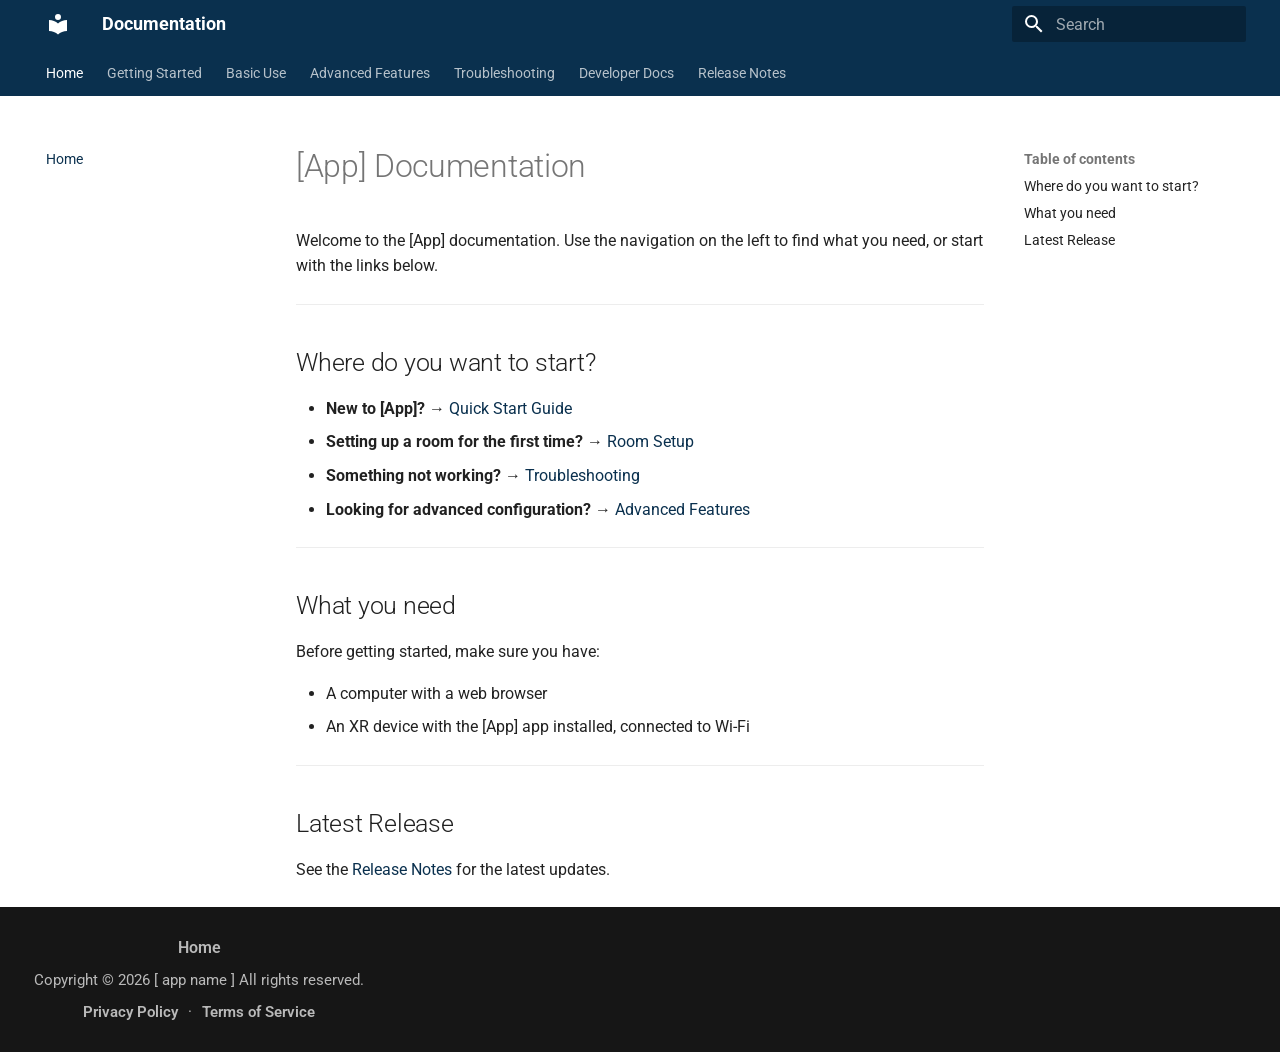
<file: index.html>
<!doctype html>
<html lang="en" class="no-js">
  <head>
    
      <meta charset="utf-8">
      <meta name="viewport" content="width=device-width,initial-scale=1">
      
      
      
        <link rel="canonical" href="https://axf504.github.io/Docu_template/">
      
      
      
        <link rel="next" href="getting-started/quickstart/">
      
      
        
      
      
      <link rel="icon" href="assets/images/favicon.png">
      <meta name="generator" content="mkdocs-1.6.1, mkdocs-material-9.7.6">
    
    
      
        <title>Documentation</title>
      
    
    
      <link rel="stylesheet" href="assets/stylesheets/main.484c7ddc.min.css">
      
        
        <link rel="stylesheet" href="assets/stylesheets/palette.ab4e12ef.min.css">
      
      


    
    
      
    
    
      
        
        
        <link rel="preconnect" href="https://fonts.gstatic.com" crossorigin>
        <link rel="stylesheet" href="https://fonts.googleapis.com/css?family=Roboto:300,300i,400,400i,700,700i%7CRoboto+Mono:400,400i,700,700i&display=fallback">
        <style>:root{--md-text-font:"Roboto";--md-code-font:"Roboto Mono"}</style>
      
    
    
      <link rel="stylesheet" href="stylesheets/extra.css">
    
    <script>__md_scope=new URL(".",location),__md_hash=e=>[...e].reduce(((e,_)=>(e<<5)-e+_.charCodeAt(0)),0),__md_get=(e,_=localStorage,t=__md_scope)=>JSON.parse(_.getItem(t.pathname+"."+e)),__md_set=(e,_,t=localStorage,a=__md_scope)=>{try{t.setItem(a.pathname+"."+e,JSON.stringify(_))}catch(e){}}</script>
    
      

    
    
  </head>
  
  
    
    
    
    
    
    <body dir="ltr" data-md-color-scheme="default" data-md-color-primary="custom" data-md-color-accent="indigo">
  
    
    <input class="md-toggle" data-md-toggle="drawer" type="checkbox" id="__drawer" autocomplete="off">
    <input class="md-toggle" data-md-toggle="search" type="checkbox" id="__search" autocomplete="off">
    <label class="md-overlay" for="__drawer"></label>
    <div data-md-component="skip">
      
        
        <a href="#app-documentation" class="md-skip">
          Skip to content
        </a>
      
    </div>
    <div data-md-component="announce">
      
    </div>
    
    
      

<header class="md-header" data-md-component="header">
  <nav class="md-header__inner md-grid" aria-label="Header">
    <a href="." title="Documentation" class="md-header__button md-logo" aria-label="Documentation" data-md-component="logo">
      
  
  <svg xmlns="http://www.w3.org/2000/svg" viewBox="0 0 24 24"><path d="M12 8a3 3 0 0 0 3-3 3 3 0 0 0-3-3 3 3 0 0 0-3 3 3 3 0 0 0 3 3m0 3.54C9.64 9.35 6.5 8 3 8v11c3.5 0 6.64 1.35 9 3.54 2.36-2.19 5.5-3.54 9-3.54V8c-3.5 0-6.64 1.35-9 3.54"/></svg>

    </a>
    <label class="md-header__button md-icon" for="__drawer">
      
      <svg xmlns="http://www.w3.org/2000/svg" viewBox="0 0 24 24"><path d="M3 6h18v2H3zm0 5h18v2H3zm0 5h18v2H3z"/></svg>
    </label>
    <div class="md-header__title" data-md-component="header-title">
      <div class="md-header__ellipsis">
        <div class="md-header__topic">
          <span class="md-ellipsis">
            Documentation
          </span>
        </div>
        <div class="md-header__topic" data-md-component="header-topic">
          <span class="md-ellipsis">
            
              Home
            
          </span>
        </div>
      </div>
    </div>
    
      
    
    
    
    
      
      
        <label class="md-header__button md-icon" for="__search">
          
          <svg xmlns="http://www.w3.org/2000/svg" viewBox="0 0 24 24"><path d="M9.5 3A6.5 6.5 0 0 1 16 9.5c0 1.61-.59 3.09-1.56 4.23l.27.27h.79l5 5-1.5 1.5-5-5v-.79l-.27-.27A6.52 6.52 0 0 1 9.5 16 6.5 6.5 0 0 1 3 9.5 6.5 6.5 0 0 1 9.5 3m0 2C7 5 5 7 5 9.5S7 14 9.5 14 14 12 14 9.5 12 5 9.5 5"/></svg>
        </label>
        <div class="md-search" data-md-component="search" role="dialog">
  <label class="md-search__overlay" for="__search"></label>
  <div class="md-search__inner" role="search">
    <form class="md-search__form" name="search">
      <input type="text" class="md-search__input" name="query" aria-label="Search" placeholder="Search" autocapitalize="off" autocorrect="off" autocomplete="off" spellcheck="false" data-md-component="search-query" required>
      <label class="md-search__icon md-icon" for="__search">
        
        <svg xmlns="http://www.w3.org/2000/svg" viewBox="0 0 24 24"><path d="M9.5 3A6.5 6.5 0 0 1 16 9.5c0 1.61-.59 3.09-1.56 4.23l.27.27h.79l5 5-1.5 1.5-5-5v-.79l-.27-.27A6.52 6.52 0 0 1 9.5 16 6.5 6.5 0 0 1 3 9.5 6.5 6.5 0 0 1 9.5 3m0 2C7 5 5 7 5 9.5S7 14 9.5 14 14 12 14 9.5 12 5 9.5 5"/></svg>
        
        <svg xmlns="http://www.w3.org/2000/svg" viewBox="0 0 24 24"><path d="M20 11v2H8l5.5 5.5-1.42 1.42L4.16 12l7.92-7.92L13.5 5.5 8 11z"/></svg>
      </label>
      <nav class="md-search__options" aria-label="Search">
        
        <button type="reset" class="md-search__icon md-icon" title="Clear" aria-label="Clear" tabindex="-1">
          
          <svg xmlns="http://www.w3.org/2000/svg" viewBox="0 0 24 24"><path d="M19 6.41 17.59 5 12 10.59 6.41 5 5 6.41 10.59 12 5 17.59 6.41 19 12 13.41 17.59 19 19 17.59 13.41 12z"/></svg>
        </button>
      </nav>
      
        <div class="md-search__suggest" data-md-component="search-suggest"></div>
      
    </form>
    <div class="md-search__output">
      <div class="md-search__scrollwrap" tabindex="0" data-md-scrollfix>
        <div class="md-search-result" data-md-component="search-result">
          <div class="md-search-result__meta">
            Initializing search
          </div>
          <ol class="md-search-result__list" role="presentation"></ol>
        </div>
      </div>
    </div>
  </div>
</div>
      
    
    
  </nav>
  
</header>
    
    <div class="md-container" data-md-component="container">
      
      
        
          
            
<nav class="md-tabs" aria-label="Tabs" data-md-component="tabs">
  <div class="md-grid">
    <ul class="md-tabs__list">
      
        
  
  
  
    
  
  
    <li class="md-tabs__item md-tabs__item--active">
      <a href="." class="md-tabs__link">
        
  
  
    
  
  Home

      </a>
    </li>
  

      
        
  
  
  
  
    
    
      <li class="md-tabs__item">
        <a href="getting-started/quickstart/" class="md-tabs__link">
          
  
  
  Getting Started

        </a>
      </li>
    
  

      
        
  
  
  
  
    
    
      <li class="md-tabs__item">
        <a href="basic-use/send-content/" class="md-tabs__link">
          
  
  
  Basic Use

        </a>
      </li>
    
  

      
        
  
  
  
  
    <li class="md-tabs__item">
      <a href="advanced/advanced-features/" class="md-tabs__link">
        
  
  
    
  
  Advanced Features

      </a>
    </li>
  

      
        
  
  
  
  
    <li class="md-tabs__item">
      <a href="troubleshooting/" class="md-tabs__link">
        
  
  
    
  
  Troubleshooting

      </a>
    </li>
  

      
        
  
  
  
  
    
    
      <li class="md-tabs__item">
        <a href="developer/api-reference/" class="md-tabs__link">
          
  
  
  Developer Docs

        </a>
      </li>
    
  

      
        
  
  
  
  
    <li class="md-tabs__item">
      <a href="release-notes/" class="md-tabs__link">
        
  
  
    
  
  Release Notes

      </a>
    </li>
  

      
    </ul>
  </div>
</nav>
          
        
      
      <main class="md-main" data-md-component="main">
        <div class="md-main__inner md-grid">
          
            
              
              <div class="md-sidebar md-sidebar--primary" data-md-component="sidebar" data-md-type="navigation" >
                <div class="md-sidebar__scrollwrap">
                  <div class="md-sidebar__inner">
                    


  


<nav class="md-nav md-nav--primary md-nav--lifted" aria-label="Navigation" data-md-level="0">
  <label class="md-nav__title" for="__drawer">
    <a href="." title="Documentation" class="md-nav__button md-logo" aria-label="Documentation" data-md-component="logo">
      
  
  <svg xmlns="http://www.w3.org/2000/svg" viewBox="0 0 24 24"><path d="M12 8a3 3 0 0 0 3-3 3 3 0 0 0-3-3 3 3 0 0 0-3 3 3 3 0 0 0 3 3m0 3.54C9.64 9.35 6.5 8 3 8v11c3.5 0 6.64 1.35 9 3.54 2.36-2.19 5.5-3.54 9-3.54V8c-3.5 0-6.64 1.35-9 3.54"/></svg>

    </a>
    Documentation
  </label>
  
  <ul class="md-nav__list" data-md-scrollfix>
    
      
      
  
  
    
  
  
  
    <li class="md-nav__item md-nav__item--active">
      
      <input class="md-nav__toggle md-toggle" type="checkbox" id="__toc">
      
      
        
      
      
        <label class="md-nav__link md-nav__link--active" for="__toc">
          
  
  
  <span class="md-ellipsis">
    
  
    Home
  

    
  </span>
  
  

          <span class="md-nav__icon md-icon"></span>
        </label>
      
      <a href="." class="md-nav__link md-nav__link--active">
        
  
  
  <span class="md-ellipsis">
    
  
    Home
  

    
  </span>
  
  

      </a>
      
        

<nav class="md-nav md-nav--secondary" aria-label="Table of contents">
  
  
  
    
  
  
    <label class="md-nav__title" for="__toc">
      <span class="md-nav__icon md-icon"></span>
      Table of contents
    </label>
    <ul class="md-nav__list" data-md-component="toc" data-md-scrollfix>
      
        <li class="md-nav__item">
  <a href="#where-do-you-want-to-start" class="md-nav__link">
    <span class="md-ellipsis">
      
        Where do you want to start?
      
    </span>
  </a>
  
</li>
      
        <li class="md-nav__item">
  <a href="#what-you-need" class="md-nav__link">
    <span class="md-ellipsis">
      
        What you need
      
    </span>
  </a>
  
</li>
      
        <li class="md-nav__item">
  <a href="#latest-release" class="md-nav__link">
    <span class="md-ellipsis">
      
        Latest Release
      
    </span>
  </a>
  
</li>
      
    </ul>
  
</nav>
      
    </li>
  

    
      
      
  
  
  
  
    
    
    
    
      
      
        
      
    
    
    <li class="md-nav__item md-nav__item--nested">
      
        
        
        <input class="md-nav__toggle md-toggle " type="checkbox" id="__nav_2" >
        
          
          <label class="md-nav__link" for="__nav_2" id="__nav_2_label" tabindex="0">
            
  
  
  <span class="md-ellipsis">
    
  
    Getting Started
  

    
  </span>
  
  

            <span class="md-nav__icon md-icon"></span>
          </label>
        
        <nav class="md-nav" data-md-level="1" aria-labelledby="__nav_2_label" aria-expanded="false">
          <label class="md-nav__title" for="__nav_2">
            <span class="md-nav__icon md-icon"></span>
            
  
    Getting Started
  

          </label>
          <ul class="md-nav__list" data-md-scrollfix>
            
              
                
  
  
  
  
    <li class="md-nav__item">
      <a href="getting-started/quickstart/" class="md-nav__link">
        
  
  
  <span class="md-ellipsis">
    
  
    Quick Start
  

    
  </span>
  
  

      </a>
    </li>
  

              
            
              
                
  
  
  
  
    <li class="md-nav__item">
      <a href="getting-started/room-setup/" class="md-nav__link">
        
  
  
  <span class="md-ellipsis">
    
  
    Room Setup
  

    
  </span>
  
  

      </a>
    </li>
  

              
            
          </ul>
        </nav>
      
    </li>
  

    
      
      
  
  
  
  
    
    
    
    
      
      
        
      
    
    
    <li class="md-nav__item md-nav__item--nested">
      
        
        
        <input class="md-nav__toggle md-toggle " type="checkbox" id="__nav_3" >
        
          
          <label class="md-nav__link" for="__nav_3" id="__nav_3_label" tabindex="0">
            
  
  
  <span class="md-ellipsis">
    
  
    Basic Use
  

    
  </span>
  
  

            <span class="md-nav__icon md-icon"></span>
          </label>
        
        <nav class="md-nav" data-md-level="1" aria-labelledby="__nav_3_label" aria-expanded="false">
          <label class="md-nav__title" for="__nav_3">
            <span class="md-nav__icon md-icon"></span>
            
  
    Basic Use
  

          </label>
          <ul class="md-nav__list" data-md-scrollfix>
            
              
                
  
  
  
  
    <li class="md-nav__item">
      <a href="basic-use/send-content/" class="md-nav__link">
        
  
  
  <span class="md-ellipsis">
    
  
    Sending Content
  

    
  </span>
  
  

      </a>
    </li>
  

              
            
              
                
  
  
  
  
    <li class="md-nav__item">
      <a href="basic-use/anchor-menu/" class="md-nav__link">
        
  
  
  <span class="md-ellipsis">
    
  
    Anchor Menu
  

    
  </span>
  
  

      </a>
    </li>
  

              
            
          </ul>
        </nav>
      
    </li>
  

    
      
      
  
  
  
  
    <li class="md-nav__item">
      <a href="advanced/advanced-features/" class="md-nav__link">
        
  
  
  <span class="md-ellipsis">
    
  
    Advanced Features
  

    
  </span>
  
  

      </a>
    </li>
  

    
      
      
  
  
  
  
    <li class="md-nav__item">
      <a href="troubleshooting/" class="md-nav__link">
        
  
  
  <span class="md-ellipsis">
    
  
    Troubleshooting
  

    
  </span>
  
  

      </a>
    </li>
  

    
      
      
  
  
  
  
    
    
    
    
      
      
        
      
    
    
    <li class="md-nav__item md-nav__item--nested">
      
        
        
        <input class="md-nav__toggle md-toggle " type="checkbox" id="__nav_6" >
        
          
          <label class="md-nav__link" for="__nav_6" id="__nav_6_label" tabindex="0">
            
  
  
  <span class="md-ellipsis">
    
  
    Developer Docs
  

    
  </span>
  
  

            <span class="md-nav__icon md-icon"></span>
          </label>
        
        <nav class="md-nav" data-md-level="1" aria-labelledby="__nav_6_label" aria-expanded="false">
          <label class="md-nav__title" for="__nav_6">
            <span class="md-nav__icon md-icon"></span>
            
  
    Developer Docs
  

          </label>
          <ul class="md-nav__list" data-md-scrollfix>
            
              
                
  
  
  
  
    <li class="md-nav__item">
      <a href="developer/api-reference/" class="md-nav__link">
        
  
  
  <span class="md-ellipsis">
    
  
    API Reference
  

    
  </span>
  
  

      </a>
    </li>
  

              
            
              
                
  
  
  
  
    <li class="md-nav__item">
      <a href="developer/sdk/" class="md-nav__link">
        
  
  
  <span class="md-ellipsis">
    
  
    SDK Guide
  

    
  </span>
  
  

      </a>
    </li>
  

              
            
          </ul>
        </nav>
      
    </li>
  

    
      
      
  
  
  
  
    <li class="md-nav__item">
      <a href="release-notes/" class="md-nav__link">
        
  
  
  <span class="md-ellipsis">
    
  
    Release Notes
  

    
  </span>
  
  

      </a>
    </li>
  

    
  </ul>
</nav>
                  </div>
                </div>
              </div>
            
            
              
              <div class="md-sidebar md-sidebar--secondary" data-md-component="sidebar" data-md-type="toc" >
                <div class="md-sidebar__scrollwrap">
                  <div class="md-sidebar__inner">
                    

<nav class="md-nav md-nav--secondary" aria-label="Table of contents">
  
  
  
    
  
  
    <label class="md-nav__title" for="__toc">
      <span class="md-nav__icon md-icon"></span>
      Table of contents
    </label>
    <ul class="md-nav__list" data-md-component="toc" data-md-scrollfix>
      
        <li class="md-nav__item">
  <a href="#where-do-you-want-to-start" class="md-nav__link">
    <span class="md-ellipsis">
      
        Where do you want to start?
      
    </span>
  </a>
  
</li>
      
        <li class="md-nav__item">
  <a href="#what-you-need" class="md-nav__link">
    <span class="md-ellipsis">
      
        What you need
      
    </span>
  </a>
  
</li>
      
        <li class="md-nav__item">
  <a href="#latest-release" class="md-nav__link">
    <span class="md-ellipsis">
      
        Latest Release
      
    </span>
  </a>
  
</li>
      
    </ul>
  
</nav>
                  </div>
                </div>
              </div>
            
          
          
            <div class="md-content" data-md-component="content">
              
              <article class="md-content__inner md-typeset">
                
                  



<h1 id="app-documentation">[App] Documentation</h1>
<p>Welcome to the [App] documentation. Use the navigation on the left to find what you need, or start with the links below.</p>
<hr />
<h2 id="where-do-you-want-to-start">Where do you want to start?</h2>
<ul>
<li><strong>New to [App]?</strong> → <a href="getting-started/quickstart/">Quick Start Guide</a></li>
<li><strong>Setting up a room for the first time?</strong> → <a href="getting-started/room-setup/">Room Setup</a></li>
<li><strong>Something not working?</strong> → <a href="troubleshooting/">Troubleshooting</a></li>
<li><strong>Looking for advanced configuration?</strong> → <a href="advanced/advanced-features/">Advanced Features</a></li>
</ul>
<hr />
<h2 id="what-you-need">What you need</h2>
<p>Before getting started, make sure you have:</p>
<ul>
<li>A computer with a web browser</li>
<li>An XR device with the [App] app installed, connected to Wi-Fi</li>
</ul>
<hr />
<h2 id="latest-release">Latest Release</h2>
<p>See the <a href="release-notes/">Release Notes</a> for the latest updates.</p>












                
              </article>
            </div>
          
          
<script>var target=document.getElementById(location.hash.slice(1));target&&target.name&&(target.checked=target.name.startsWith("__tabbed_"))</script>
        </div>
        
      </main>
      
        <footer class="md-footer">
  <div class="md-footer-meta md-typeset">
    <div class="md-footer-meta__inner md-grid">
      <div class="custom-footer">
        <a href="#" target="_blank" rel="noopener">Home</a>
        <p>Copyright &copy; 2026 [ app name ] All rights reserved.</p>
        <nav class="custom-footer__links">
          <a href="#">Privacy Policy</a>
          <span>&middot;</span>
          <a href="#">Terms of Service</a>
        </nav>
      </div>
    </div>
  </div>
</footer>
      
    </div>
    <div class="md-dialog" data-md-component="dialog">
      <div class="md-dialog__inner md-typeset"></div>
    </div>
    
    
    
      
      
      <script id="__config" type="application/json">{"annotate": null, "base": ".", "features": ["navigation.tabs", "navigation.sections", "search.suggest"], "search": "assets/javascripts/workers/search.2c215733.min.js", "tags": null, "translations": {"clipboard.copied": "Copied to clipboard", "clipboard.copy": "Copy to clipboard", "search.result.more.one": "1 more on this page", "search.result.more.other": "# more on this page", "search.result.none": "No matching documents", "search.result.one": "1 matching document", "search.result.other": "# matching documents", "search.result.placeholder": "Type to start searching", "search.result.term.missing": "Missing", "select.version": "Select version"}, "version": null}</script>
    
    
      <script src="assets/javascripts/bundle.79ae519e.min.js"></script>
      
    
  </body>
</html>
</file>
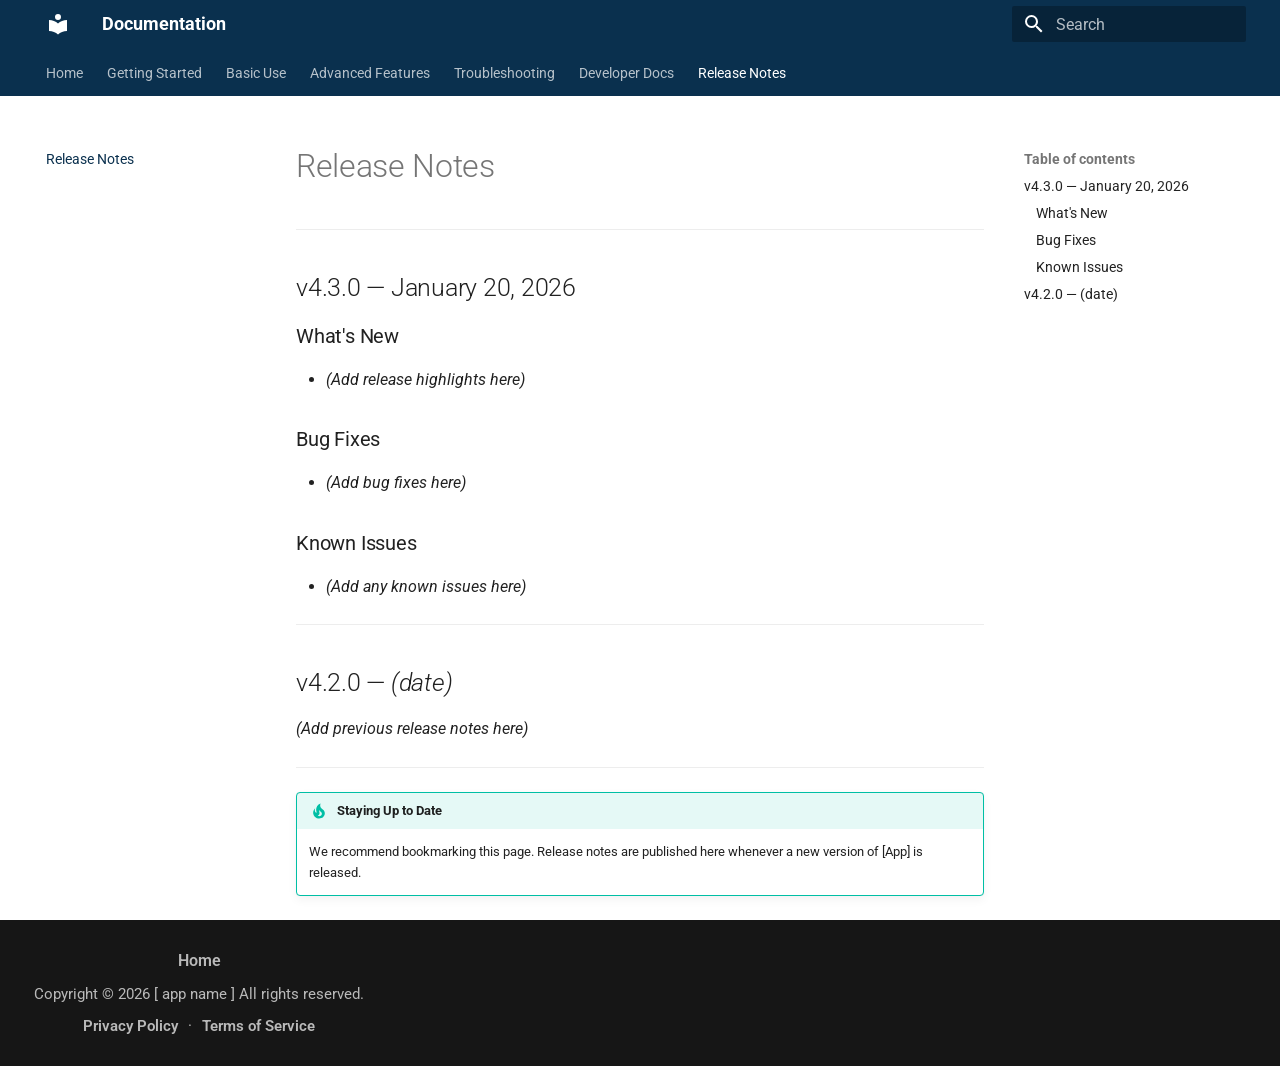
<file: release-notes/index.html>
<!doctype html>
<html lang="en" class="no-js">
  <head>
    
      <meta charset="utf-8">
      <meta name="viewport" content="width=device-width,initial-scale=1">
      
      
      
        <link rel="canonical" href="https://axf504.github.io/Docu_template/release-notes/">
      
      
        <link rel="prev" href="../developer/sdk/">
      
      
      
        
      
      
      <link rel="icon" href="../assets/images/favicon.png">
      <meta name="generator" content="mkdocs-1.6.1, mkdocs-material-9.7.6">
    
    
      
        <title>Release Notes - Documentation</title>
      
    
    
      <link rel="stylesheet" href="../assets/stylesheets/main.484c7ddc.min.css">
      
        
        <link rel="stylesheet" href="../assets/stylesheets/palette.ab4e12ef.min.css">
      
      


    
    
      
    
    
      
        
        
        <link rel="preconnect" href="https://fonts.gstatic.com" crossorigin>
        <link rel="stylesheet" href="https://fonts.googleapis.com/css?family=Roboto:300,300i,400,400i,700,700i%7CRoboto+Mono:400,400i,700,700i&display=fallback">
        <style>:root{--md-text-font:"Roboto";--md-code-font:"Roboto Mono"}</style>
      
    
    
      <link rel="stylesheet" href="../stylesheets/extra.css">
    
    <script>__md_scope=new URL("..",location),__md_hash=e=>[...e].reduce(((e,_)=>(e<<5)-e+_.charCodeAt(0)),0),__md_get=(e,_=localStorage,t=__md_scope)=>JSON.parse(_.getItem(t.pathname+"."+e)),__md_set=(e,_,t=localStorage,a=__md_scope)=>{try{t.setItem(a.pathname+"."+e,JSON.stringify(_))}catch(e){}}</script>
    
      

    
    
  </head>
  
  
    
    
    
    
    
    <body dir="ltr" data-md-color-scheme="default" data-md-color-primary="custom" data-md-color-accent="indigo">
  
    
    <input class="md-toggle" data-md-toggle="drawer" type="checkbox" id="__drawer" autocomplete="off">
    <input class="md-toggle" data-md-toggle="search" type="checkbox" id="__search" autocomplete="off">
    <label class="md-overlay" for="__drawer"></label>
    <div data-md-component="skip">
      
        
        <a href="#release-notes" class="md-skip">
          Skip to content
        </a>
      
    </div>
    <div data-md-component="announce">
      
    </div>
    
    
      

<header class="md-header" data-md-component="header">
  <nav class="md-header__inner md-grid" aria-label="Header">
    <a href=".." title="Documentation" class="md-header__button md-logo" aria-label="Documentation" data-md-component="logo">
      
  
  <svg xmlns="http://www.w3.org/2000/svg" viewBox="0 0 24 24"><path d="M12 8a3 3 0 0 0 3-3 3 3 0 0 0-3-3 3 3 0 0 0-3 3 3 3 0 0 0 3 3m0 3.54C9.64 9.35 6.5 8 3 8v11c3.5 0 6.64 1.35 9 3.54 2.36-2.19 5.5-3.54 9-3.54V8c-3.5 0-6.64 1.35-9 3.54"/></svg>

    </a>
    <label class="md-header__button md-icon" for="__drawer">
      
      <svg xmlns="http://www.w3.org/2000/svg" viewBox="0 0 24 24"><path d="M3 6h18v2H3zm0 5h18v2H3zm0 5h18v2H3z"/></svg>
    </label>
    <div class="md-header__title" data-md-component="header-title">
      <div class="md-header__ellipsis">
        <div class="md-header__topic">
          <span class="md-ellipsis">
            Documentation
          </span>
        </div>
        <div class="md-header__topic" data-md-component="header-topic">
          <span class="md-ellipsis">
            
              Release Notes
            
          </span>
        </div>
      </div>
    </div>
    
      
    
    
    
    
      
      
        <label class="md-header__button md-icon" for="__search">
          
          <svg xmlns="http://www.w3.org/2000/svg" viewBox="0 0 24 24"><path d="M9.5 3A6.5 6.5 0 0 1 16 9.5c0 1.61-.59 3.09-1.56 4.23l.27.27h.79l5 5-1.5 1.5-5-5v-.79l-.27-.27A6.52 6.52 0 0 1 9.5 16 6.5 6.5 0 0 1 3 9.5 6.5 6.5 0 0 1 9.5 3m0 2C7 5 5 7 5 9.5S7 14 9.5 14 14 12 14 9.5 12 5 9.5 5"/></svg>
        </label>
        <div class="md-search" data-md-component="search" role="dialog">
  <label class="md-search__overlay" for="__search"></label>
  <div class="md-search__inner" role="search">
    <form class="md-search__form" name="search">
      <input type="text" class="md-search__input" name="query" aria-label="Search" placeholder="Search" autocapitalize="off" autocorrect="off" autocomplete="off" spellcheck="false" data-md-component="search-query" required>
      <label class="md-search__icon md-icon" for="__search">
        
        <svg xmlns="http://www.w3.org/2000/svg" viewBox="0 0 24 24"><path d="M9.5 3A6.5 6.5 0 0 1 16 9.5c0 1.61-.59 3.09-1.56 4.23l.27.27h.79l5 5-1.5 1.5-5-5v-.79l-.27-.27A6.52 6.52 0 0 1 9.5 16 6.5 6.5 0 0 1 3 9.5 6.5 6.5 0 0 1 9.5 3m0 2C7 5 5 7 5 9.5S7 14 9.5 14 14 12 14 9.5 12 5 9.5 5"/></svg>
        
        <svg xmlns="http://www.w3.org/2000/svg" viewBox="0 0 24 24"><path d="M20 11v2H8l5.5 5.5-1.42 1.42L4.16 12l7.92-7.92L13.5 5.5 8 11z"/></svg>
      </label>
      <nav class="md-search__options" aria-label="Search">
        
        <button type="reset" class="md-search__icon md-icon" title="Clear" aria-label="Clear" tabindex="-1">
          
          <svg xmlns="http://www.w3.org/2000/svg" viewBox="0 0 24 24"><path d="M19 6.41 17.59 5 12 10.59 6.41 5 5 6.41 10.59 12 5 17.59 6.41 19 12 13.41 17.59 19 19 17.59 13.41 12z"/></svg>
        </button>
      </nav>
      
        <div class="md-search__suggest" data-md-component="search-suggest"></div>
      
    </form>
    <div class="md-search__output">
      <div class="md-search__scrollwrap" tabindex="0" data-md-scrollfix>
        <div class="md-search-result" data-md-component="search-result">
          <div class="md-search-result__meta">
            Initializing search
          </div>
          <ol class="md-search-result__list" role="presentation"></ol>
        </div>
      </div>
    </div>
  </div>
</div>
      
    
    
  </nav>
  
</header>
    
    <div class="md-container" data-md-component="container">
      
      
        
          
            
<nav class="md-tabs" aria-label="Tabs" data-md-component="tabs">
  <div class="md-grid">
    <ul class="md-tabs__list">
      
        
  
  
  
  
    <li class="md-tabs__item">
      <a href=".." class="md-tabs__link">
        
  
  
    
  
  Home

      </a>
    </li>
  

      
        
  
  
  
  
    
    
      <li class="md-tabs__item">
        <a href="../getting-started/quickstart/" class="md-tabs__link">
          
  
  
  Getting Started

        </a>
      </li>
    
  

      
        
  
  
  
  
    
    
      <li class="md-tabs__item">
        <a href="../basic-use/send-content/" class="md-tabs__link">
          
  
  
  Basic Use

        </a>
      </li>
    
  

      
        
  
  
  
  
    <li class="md-tabs__item">
      <a href="../advanced/advanced-features/" class="md-tabs__link">
        
  
  
    
  
  Advanced Features

      </a>
    </li>
  

      
        
  
  
  
  
    <li class="md-tabs__item">
      <a href="../troubleshooting/" class="md-tabs__link">
        
  
  
    
  
  Troubleshooting

      </a>
    </li>
  

      
        
  
  
  
  
    
    
      <li class="md-tabs__item">
        <a href="../developer/api-reference/" class="md-tabs__link">
          
  
  
  Developer Docs

        </a>
      </li>
    
  

      
        
  
  
  
    
  
  
    <li class="md-tabs__item md-tabs__item--active">
      <a href="./" class="md-tabs__link">
        
  
  
    
  
  Release Notes

      </a>
    </li>
  

      
    </ul>
  </div>
</nav>
          
        
      
      <main class="md-main" data-md-component="main">
        <div class="md-main__inner md-grid">
          
            
              
              <div class="md-sidebar md-sidebar--primary" data-md-component="sidebar" data-md-type="navigation" >
                <div class="md-sidebar__scrollwrap">
                  <div class="md-sidebar__inner">
                    


  


<nav class="md-nav md-nav--primary md-nav--lifted" aria-label="Navigation" data-md-level="0">
  <label class="md-nav__title" for="__drawer">
    <a href=".." title="Documentation" class="md-nav__button md-logo" aria-label="Documentation" data-md-component="logo">
      
  
  <svg xmlns="http://www.w3.org/2000/svg" viewBox="0 0 24 24"><path d="M12 8a3 3 0 0 0 3-3 3 3 0 0 0-3-3 3 3 0 0 0-3 3 3 3 0 0 0 3 3m0 3.54C9.64 9.35 6.5 8 3 8v11c3.5 0 6.64 1.35 9 3.54 2.36-2.19 5.5-3.54 9-3.54V8c-3.5 0-6.64 1.35-9 3.54"/></svg>

    </a>
    Documentation
  </label>
  
  <ul class="md-nav__list" data-md-scrollfix>
    
      
      
  
  
  
  
    <li class="md-nav__item">
      <a href=".." class="md-nav__link">
        
  
  
  <span class="md-ellipsis">
    
  
    Home
  

    
  </span>
  
  

      </a>
    </li>
  

    
      
      
  
  
  
  
    
    
    
    
      
      
        
      
    
    
    <li class="md-nav__item md-nav__item--nested">
      
        
        
        <input class="md-nav__toggle md-toggle " type="checkbox" id="__nav_2" >
        
          
          <label class="md-nav__link" for="__nav_2" id="__nav_2_label" tabindex="0">
            
  
  
  <span class="md-ellipsis">
    
  
    Getting Started
  

    
  </span>
  
  

            <span class="md-nav__icon md-icon"></span>
          </label>
        
        <nav class="md-nav" data-md-level="1" aria-labelledby="__nav_2_label" aria-expanded="false">
          <label class="md-nav__title" for="__nav_2">
            <span class="md-nav__icon md-icon"></span>
            
  
    Getting Started
  

          </label>
          <ul class="md-nav__list" data-md-scrollfix>
            
              
                
  
  
  
  
    <li class="md-nav__item">
      <a href="../getting-started/quickstart/" class="md-nav__link">
        
  
  
  <span class="md-ellipsis">
    
  
    Quick Start
  

    
  </span>
  
  

      </a>
    </li>
  

              
            
              
                
  
  
  
  
    <li class="md-nav__item">
      <a href="../getting-started/room-setup/" class="md-nav__link">
        
  
  
  <span class="md-ellipsis">
    
  
    Room Setup
  

    
  </span>
  
  

      </a>
    </li>
  

              
            
          </ul>
        </nav>
      
    </li>
  

    
      
      
  
  
  
  
    
    
    
    
      
      
        
      
    
    
    <li class="md-nav__item md-nav__item--nested">
      
        
        
        <input class="md-nav__toggle md-toggle " type="checkbox" id="__nav_3" >
        
          
          <label class="md-nav__link" for="__nav_3" id="__nav_3_label" tabindex="0">
            
  
  
  <span class="md-ellipsis">
    
  
    Basic Use
  

    
  </span>
  
  

            <span class="md-nav__icon md-icon"></span>
          </label>
        
        <nav class="md-nav" data-md-level="1" aria-labelledby="__nav_3_label" aria-expanded="false">
          <label class="md-nav__title" for="__nav_3">
            <span class="md-nav__icon md-icon"></span>
            
  
    Basic Use
  

          </label>
          <ul class="md-nav__list" data-md-scrollfix>
            
              
                
  
  
  
  
    <li class="md-nav__item">
      <a href="../basic-use/send-content/" class="md-nav__link">
        
  
  
  <span class="md-ellipsis">
    
  
    Sending Content
  

    
  </span>
  
  

      </a>
    </li>
  

              
            
              
                
  
  
  
  
    <li class="md-nav__item">
      <a href="../basic-use/anchor-menu/" class="md-nav__link">
        
  
  
  <span class="md-ellipsis">
    
  
    Anchor Menu
  

    
  </span>
  
  

      </a>
    </li>
  

              
            
          </ul>
        </nav>
      
    </li>
  

    
      
      
  
  
  
  
    <li class="md-nav__item">
      <a href="../advanced/advanced-features/" class="md-nav__link">
        
  
  
  <span class="md-ellipsis">
    
  
    Advanced Features
  

    
  </span>
  
  

      </a>
    </li>
  

    
      
      
  
  
  
  
    <li class="md-nav__item">
      <a href="../troubleshooting/" class="md-nav__link">
        
  
  
  <span class="md-ellipsis">
    
  
    Troubleshooting
  

    
  </span>
  
  

      </a>
    </li>
  

    
      
      
  
  
  
  
    
    
    
    
      
      
        
      
    
    
    <li class="md-nav__item md-nav__item--nested">
      
        
        
        <input class="md-nav__toggle md-toggle " type="checkbox" id="__nav_6" >
        
          
          <label class="md-nav__link" for="__nav_6" id="__nav_6_label" tabindex="0">
            
  
  
  <span class="md-ellipsis">
    
  
    Developer Docs
  

    
  </span>
  
  

            <span class="md-nav__icon md-icon"></span>
          </label>
        
        <nav class="md-nav" data-md-level="1" aria-labelledby="__nav_6_label" aria-expanded="false">
          <label class="md-nav__title" for="__nav_6">
            <span class="md-nav__icon md-icon"></span>
            
  
    Developer Docs
  

          </label>
          <ul class="md-nav__list" data-md-scrollfix>
            
              
                
  
  
  
  
    <li class="md-nav__item">
      <a href="../developer/api-reference/" class="md-nav__link">
        
  
  
  <span class="md-ellipsis">
    
  
    API Reference
  

    
  </span>
  
  

      </a>
    </li>
  

              
            
              
                
  
  
  
  
    <li class="md-nav__item">
      <a href="../developer/sdk/" class="md-nav__link">
        
  
  
  <span class="md-ellipsis">
    
  
    SDK Guide
  

    
  </span>
  
  

      </a>
    </li>
  

              
            
          </ul>
        </nav>
      
    </li>
  

    
      
      
  
  
    
  
  
  
    <li class="md-nav__item md-nav__item--active">
      
      <input class="md-nav__toggle md-toggle" type="checkbox" id="__toc">
      
      
        
      
      
        <label class="md-nav__link md-nav__link--active" for="__toc">
          
  
  
  <span class="md-ellipsis">
    
  
    Release Notes
  

    
  </span>
  
  

          <span class="md-nav__icon md-icon"></span>
        </label>
      
      <a href="./" class="md-nav__link md-nav__link--active">
        
  
  
  <span class="md-ellipsis">
    
  
    Release Notes
  

    
  </span>
  
  

      </a>
      
        

<nav class="md-nav md-nav--secondary" aria-label="Table of contents">
  
  
  
    
  
  
    <label class="md-nav__title" for="__toc">
      <span class="md-nav__icon md-icon"></span>
      Table of contents
    </label>
    <ul class="md-nav__list" data-md-component="toc" data-md-scrollfix>
      
        <li class="md-nav__item">
  <a href="#v430-january-20-2026" class="md-nav__link">
    <span class="md-ellipsis">
      
        v4.3.0 — January 20, 2026
      
    </span>
  </a>
  
    <nav class="md-nav" aria-label="v4.3.0 — January 20, 2026">
      <ul class="md-nav__list">
        
          <li class="md-nav__item">
  <a href="#whats-new" class="md-nav__link">
    <span class="md-ellipsis">
      
        What's New
      
    </span>
  </a>
  
</li>
        
          <li class="md-nav__item">
  <a href="#bug-fixes" class="md-nav__link">
    <span class="md-ellipsis">
      
        Bug Fixes
      
    </span>
  </a>
  
</li>
        
          <li class="md-nav__item">
  <a href="#known-issues" class="md-nav__link">
    <span class="md-ellipsis">
      
        Known Issues
      
    </span>
  </a>
  
</li>
        
      </ul>
    </nav>
  
</li>
      
        <li class="md-nav__item">
  <a href="#v420-date" class="md-nav__link">
    <span class="md-ellipsis">
      
        v4.2.0 — (date)
      
    </span>
  </a>
  
</li>
      
    </ul>
  
</nav>
      
    </li>
  

    
  </ul>
</nav>
                  </div>
                </div>
              </div>
            
            
              
              <div class="md-sidebar md-sidebar--secondary" data-md-component="sidebar" data-md-type="toc" >
                <div class="md-sidebar__scrollwrap">
                  <div class="md-sidebar__inner">
                    

<nav class="md-nav md-nav--secondary" aria-label="Table of contents">
  
  
  
    
  
  
    <label class="md-nav__title" for="__toc">
      <span class="md-nav__icon md-icon"></span>
      Table of contents
    </label>
    <ul class="md-nav__list" data-md-component="toc" data-md-scrollfix>
      
        <li class="md-nav__item">
  <a href="#v430-january-20-2026" class="md-nav__link">
    <span class="md-ellipsis">
      
        v4.3.0 — January 20, 2026
      
    </span>
  </a>
  
    <nav class="md-nav" aria-label="v4.3.0 — January 20, 2026">
      <ul class="md-nav__list">
        
          <li class="md-nav__item">
  <a href="#whats-new" class="md-nav__link">
    <span class="md-ellipsis">
      
        What's New
      
    </span>
  </a>
  
</li>
        
          <li class="md-nav__item">
  <a href="#bug-fixes" class="md-nav__link">
    <span class="md-ellipsis">
      
        Bug Fixes
      
    </span>
  </a>
  
</li>
        
          <li class="md-nav__item">
  <a href="#known-issues" class="md-nav__link">
    <span class="md-ellipsis">
      
        Known Issues
      
    </span>
  </a>
  
</li>
        
      </ul>
    </nav>
  
</li>
      
        <li class="md-nav__item">
  <a href="#v420-date" class="md-nav__link">
    <span class="md-ellipsis">
      
        v4.2.0 — (date)
      
    </span>
  </a>
  
</li>
      
    </ul>
  
</nav>
                  </div>
                </div>
              </div>
            
          
          
            <div class="md-content" data-md-component="content">
              
              <article class="md-content__inner md-typeset">
                
                  



<h1 id="release-notes">Release Notes</h1>
<hr />
<h2 id="v430-january-20-2026">v4.3.0 — January 20, 2026</h2>
<h3 id="whats-new">What's New</h3>
<ul>
<li><em>(Add release highlights here)</em></li>
</ul>
<h3 id="bug-fixes">Bug Fixes</h3>
<ul>
<li><em>(Add bug fixes here)</em></li>
</ul>
<h3 id="known-issues">Known Issues</h3>
<ul>
<li><em>(Add any known issues here)</em></li>
</ul>
<hr />
<h2 id="v420-date">v4.2.0 — <em>(date)</em></h2>
<p><em>(Add previous release notes here)</em></p>
<hr />
<div class="admonition tip">
<p class="admonition-title">Staying Up to Date</p>
<p>We recommend bookmarking this page. Release notes are published here whenever a new version of [App] is released.</p>
</div>












                
              </article>
            </div>
          
          
<script>var target=document.getElementById(location.hash.slice(1));target&&target.name&&(target.checked=target.name.startsWith("__tabbed_"))</script>
        </div>
        
      </main>
      
        <footer class="md-footer">
  <div class="md-footer-meta md-typeset">
    <div class="md-footer-meta__inner md-grid">
      <div class="custom-footer">
        <a href="#" target="_blank" rel="noopener">Home</a>
        <p>Copyright &copy; 2026 [ app name ] All rights reserved.</p>
        <nav class="custom-footer__links">
          <a href="#">Privacy Policy</a>
          <span>&middot;</span>
          <a href="#">Terms of Service</a>
        </nav>
      </div>
    </div>
  </div>
</footer>
      
    </div>
    <div class="md-dialog" data-md-component="dialog">
      <div class="md-dialog__inner md-typeset"></div>
    </div>
    
    
    
      
      
      <script id="__config" type="application/json">{"annotate": null, "base": "..", "features": ["navigation.tabs", "navigation.sections", "search.suggest"], "search": "../assets/javascripts/workers/search.2c215733.min.js", "tags": null, "translations": {"clipboard.copied": "Copied to clipboard", "clipboard.copy": "Copy to clipboard", "search.result.more.one": "1 more on this page", "search.result.more.other": "# more on this page", "search.result.none": "No matching documents", "search.result.one": "1 matching document", "search.result.other": "# matching documents", "search.result.placeholder": "Type to start searching", "search.result.term.missing": "Missing", "select.version": "Select version"}, "version": null}</script>
    
    
      <script src="../assets/javascripts/bundle.79ae519e.min.js"></script>
      
    
  </body>
</html>
</file>
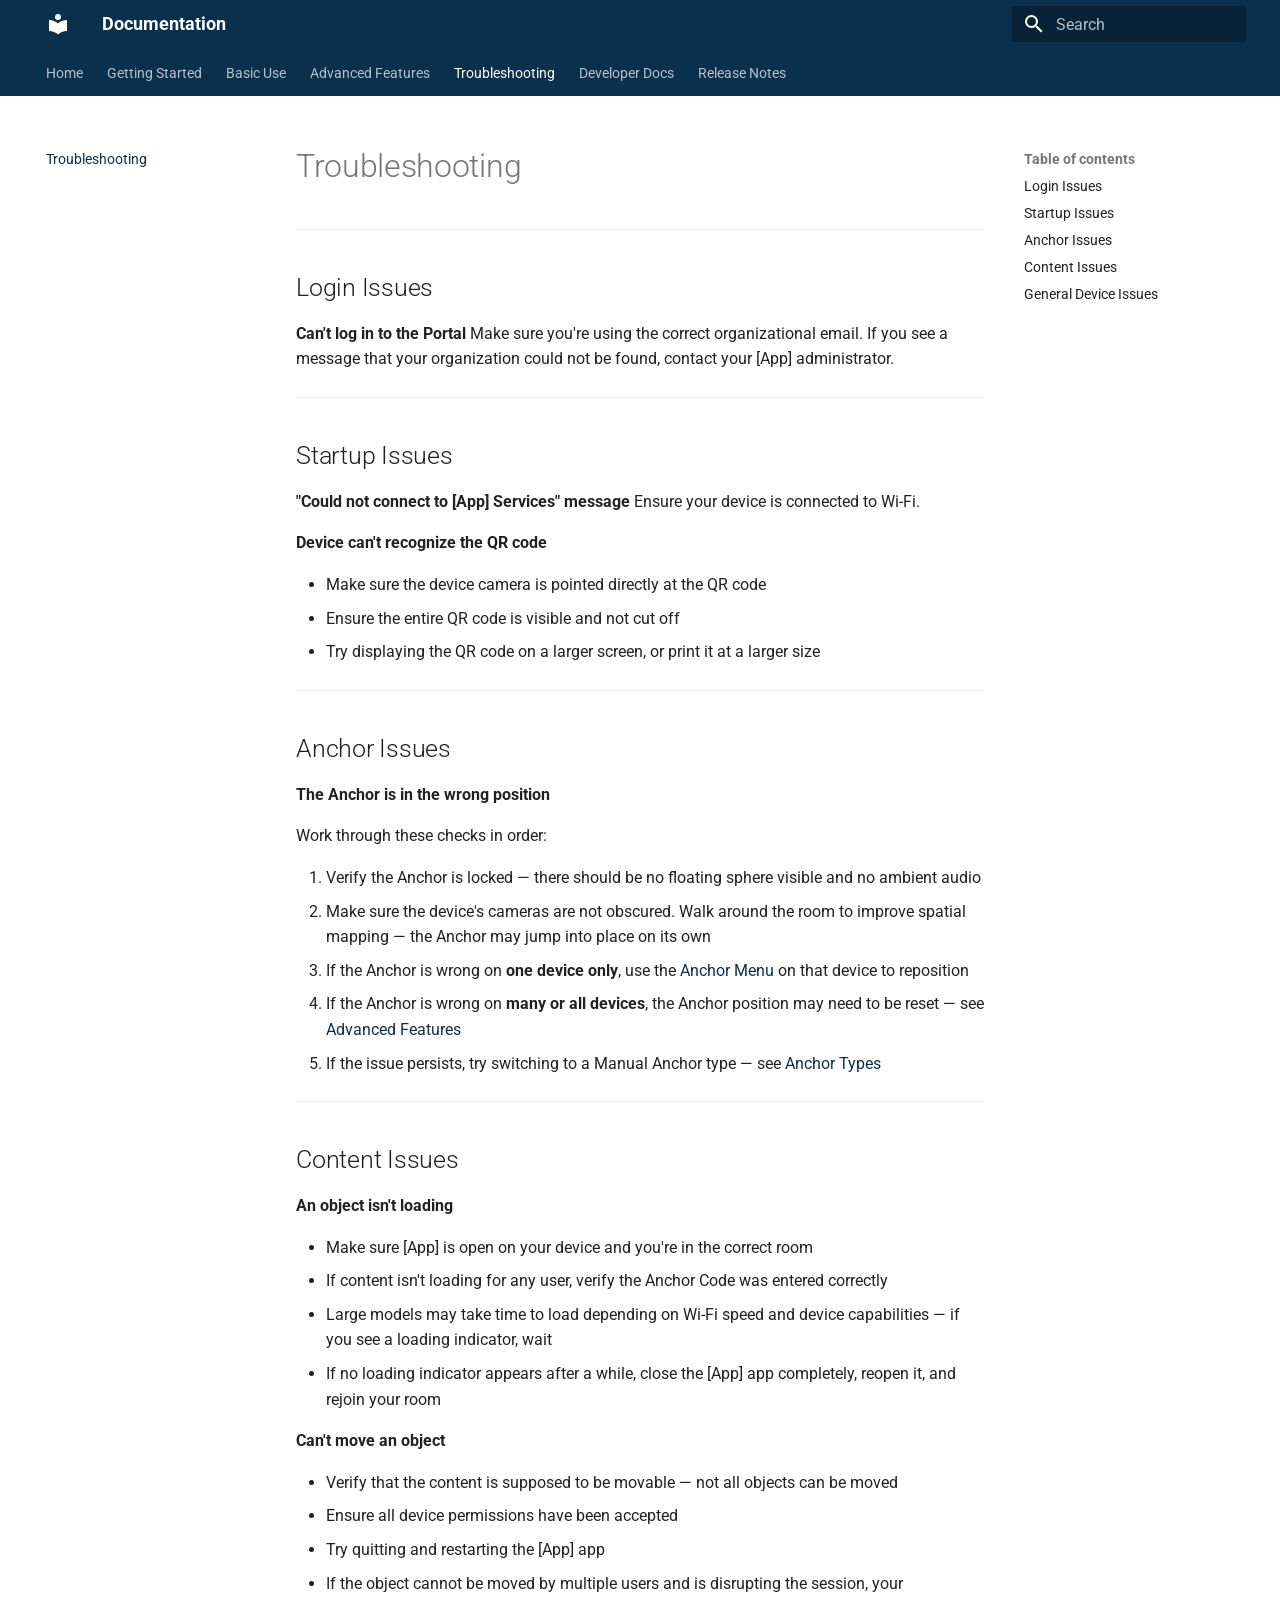
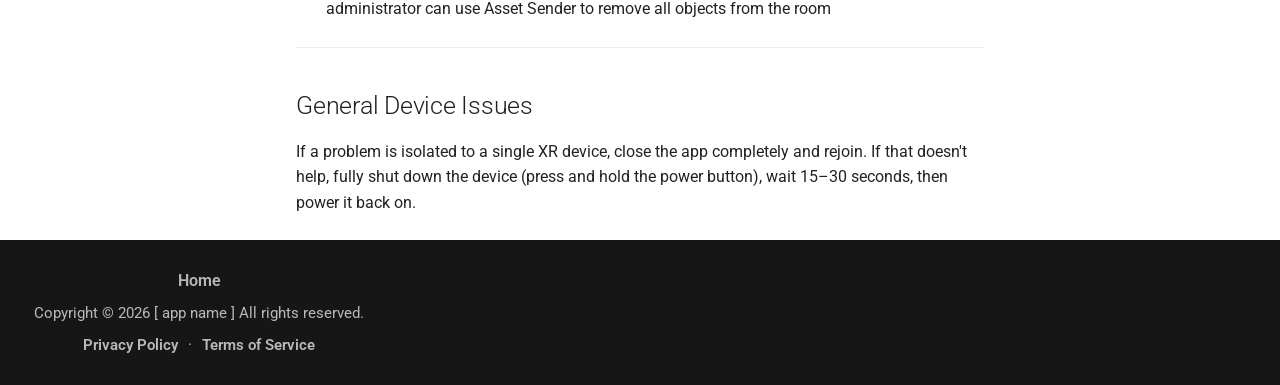
<file: troubleshooting/index.html>
<!doctype html>
<html lang="en" class="no-js">
  <head>
    
      <meta charset="utf-8">
      <meta name="viewport" content="width=device-width,initial-scale=1">
      
      
      
        <link rel="canonical" href="https://axf504.github.io/Docu_template/troubleshooting/">
      
      
        <link rel="prev" href="../advanced/advanced-features/">
      
      
        <link rel="next" href="../developer/api-reference/">
      
      
        
      
      
      <link rel="icon" href="../assets/images/favicon.png">
      <meta name="generator" content="mkdocs-1.6.1, mkdocs-material-9.7.6">
    
    
      
        <title>Troubleshooting - Documentation</title>
      
    
    
      <link rel="stylesheet" href="../assets/stylesheets/main.484c7ddc.min.css">
      
        
        <link rel="stylesheet" href="../assets/stylesheets/palette.ab4e12ef.min.css">
      
      


    
    
      
    
    
      
        
        
        <link rel="preconnect" href="https://fonts.gstatic.com" crossorigin>
        <link rel="stylesheet" href="https://fonts.googleapis.com/css?family=Roboto:300,300i,400,400i,700,700i%7CRoboto+Mono:400,400i,700,700i&display=fallback">
        <style>:root{--md-text-font:"Roboto";--md-code-font:"Roboto Mono"}</style>
      
    
    
      <link rel="stylesheet" href="../stylesheets/extra.css">
    
    <script>__md_scope=new URL("..",location),__md_hash=e=>[...e].reduce(((e,_)=>(e<<5)-e+_.charCodeAt(0)),0),__md_get=(e,_=localStorage,t=__md_scope)=>JSON.parse(_.getItem(t.pathname+"."+e)),__md_set=(e,_,t=localStorage,a=__md_scope)=>{try{t.setItem(a.pathname+"."+e,JSON.stringify(_))}catch(e){}}</script>
    
      

    
    
  </head>
  
  
    
    
    
    
    
    <body dir="ltr" data-md-color-scheme="default" data-md-color-primary="custom" data-md-color-accent="indigo">
  
    
    <input class="md-toggle" data-md-toggle="drawer" type="checkbox" id="__drawer" autocomplete="off">
    <input class="md-toggle" data-md-toggle="search" type="checkbox" id="__search" autocomplete="off">
    <label class="md-overlay" for="__drawer"></label>
    <div data-md-component="skip">
      
        
        <a href="#troubleshooting" class="md-skip">
          Skip to content
        </a>
      
    </div>
    <div data-md-component="announce">
      
    </div>
    
    
      

<header class="md-header" data-md-component="header">
  <nav class="md-header__inner md-grid" aria-label="Header">
    <a href=".." title="Documentation" class="md-header__button md-logo" aria-label="Documentation" data-md-component="logo">
      
  
  <svg xmlns="http://www.w3.org/2000/svg" viewBox="0 0 24 24"><path d="M12 8a3 3 0 0 0 3-3 3 3 0 0 0-3-3 3 3 0 0 0-3 3 3 3 0 0 0 3 3m0 3.54C9.64 9.35 6.5 8 3 8v11c3.5 0 6.64 1.35 9 3.54 2.36-2.19 5.5-3.54 9-3.54V8c-3.5 0-6.64 1.35-9 3.54"/></svg>

    </a>
    <label class="md-header__button md-icon" for="__drawer">
      
      <svg xmlns="http://www.w3.org/2000/svg" viewBox="0 0 24 24"><path d="M3 6h18v2H3zm0 5h18v2H3zm0 5h18v2H3z"/></svg>
    </label>
    <div class="md-header__title" data-md-component="header-title">
      <div class="md-header__ellipsis">
        <div class="md-header__topic">
          <span class="md-ellipsis">
            Documentation
          </span>
        </div>
        <div class="md-header__topic" data-md-component="header-topic">
          <span class="md-ellipsis">
            
              Troubleshooting
            
          </span>
        </div>
      </div>
    </div>
    
      
    
    
    
    
      
      
        <label class="md-header__button md-icon" for="__search">
          
          <svg xmlns="http://www.w3.org/2000/svg" viewBox="0 0 24 24"><path d="M9.5 3A6.5 6.5 0 0 1 16 9.5c0 1.61-.59 3.09-1.56 4.23l.27.27h.79l5 5-1.5 1.5-5-5v-.79l-.27-.27A6.52 6.52 0 0 1 9.5 16 6.5 6.5 0 0 1 3 9.5 6.5 6.5 0 0 1 9.5 3m0 2C7 5 5 7 5 9.5S7 14 9.5 14 14 12 14 9.5 12 5 9.5 5"/></svg>
        </label>
        <div class="md-search" data-md-component="search" role="dialog">
  <label class="md-search__overlay" for="__search"></label>
  <div class="md-search__inner" role="search">
    <form class="md-search__form" name="search">
      <input type="text" class="md-search__input" name="query" aria-label="Search" placeholder="Search" autocapitalize="off" autocorrect="off" autocomplete="off" spellcheck="false" data-md-component="search-query" required>
      <label class="md-search__icon md-icon" for="__search">
        
        <svg xmlns="http://www.w3.org/2000/svg" viewBox="0 0 24 24"><path d="M9.5 3A6.5 6.5 0 0 1 16 9.5c0 1.61-.59 3.09-1.56 4.23l.27.27h.79l5 5-1.5 1.5-5-5v-.79l-.27-.27A6.52 6.52 0 0 1 9.5 16 6.5 6.5 0 0 1 3 9.5 6.5 6.5 0 0 1 9.5 3m0 2C7 5 5 7 5 9.5S7 14 9.5 14 14 12 14 9.5 12 5 9.5 5"/></svg>
        
        <svg xmlns="http://www.w3.org/2000/svg" viewBox="0 0 24 24"><path d="M20 11v2H8l5.5 5.5-1.42 1.42L4.16 12l7.92-7.92L13.5 5.5 8 11z"/></svg>
      </label>
      <nav class="md-search__options" aria-label="Search">
        
        <button type="reset" class="md-search__icon md-icon" title="Clear" aria-label="Clear" tabindex="-1">
          
          <svg xmlns="http://www.w3.org/2000/svg" viewBox="0 0 24 24"><path d="M19 6.41 17.59 5 12 10.59 6.41 5 5 6.41 10.59 12 5 17.59 6.41 19 12 13.41 17.59 19 19 17.59 13.41 12z"/></svg>
        </button>
      </nav>
      
        <div class="md-search__suggest" data-md-component="search-suggest"></div>
      
    </form>
    <div class="md-search__output">
      <div class="md-search__scrollwrap" tabindex="0" data-md-scrollfix>
        <div class="md-search-result" data-md-component="search-result">
          <div class="md-search-result__meta">
            Initializing search
          </div>
          <ol class="md-search-result__list" role="presentation"></ol>
        </div>
      </div>
    </div>
  </div>
</div>
      
    
    
  </nav>
  
</header>
    
    <div class="md-container" data-md-component="container">
      
      
        
          
            
<nav class="md-tabs" aria-label="Tabs" data-md-component="tabs">
  <div class="md-grid">
    <ul class="md-tabs__list">
      
        
  
  
  
  
    <li class="md-tabs__item">
      <a href=".." class="md-tabs__link">
        
  
  
    
  
  Home

      </a>
    </li>
  

      
        
  
  
  
  
    
    
      <li class="md-tabs__item">
        <a href="../getting-started/quickstart/" class="md-tabs__link">
          
  
  
  Getting Started

        </a>
      </li>
    
  

      
        
  
  
  
  
    
    
      <li class="md-tabs__item">
        <a href="../basic-use/send-content/" class="md-tabs__link">
          
  
  
  Basic Use

        </a>
      </li>
    
  

      
        
  
  
  
  
    <li class="md-tabs__item">
      <a href="../advanced/advanced-features/" class="md-tabs__link">
        
  
  
    
  
  Advanced Features

      </a>
    </li>
  

      
        
  
  
  
    
  
  
    <li class="md-tabs__item md-tabs__item--active">
      <a href="./" class="md-tabs__link">
        
  
  
    
  
  Troubleshooting

      </a>
    </li>
  

      
        
  
  
  
  
    
    
      <li class="md-tabs__item">
        <a href="../developer/api-reference/" class="md-tabs__link">
          
  
  
  Developer Docs

        </a>
      </li>
    
  

      
        
  
  
  
  
    <li class="md-tabs__item">
      <a href="../release-notes/" class="md-tabs__link">
        
  
  
    
  
  Release Notes

      </a>
    </li>
  

      
    </ul>
  </div>
</nav>
          
        
      
      <main class="md-main" data-md-component="main">
        <div class="md-main__inner md-grid">
          
            
              
              <div class="md-sidebar md-sidebar--primary" data-md-component="sidebar" data-md-type="navigation" >
                <div class="md-sidebar__scrollwrap">
                  <div class="md-sidebar__inner">
                    


  


<nav class="md-nav md-nav--primary md-nav--lifted" aria-label="Navigation" data-md-level="0">
  <label class="md-nav__title" for="__drawer">
    <a href=".." title="Documentation" class="md-nav__button md-logo" aria-label="Documentation" data-md-component="logo">
      
  
  <svg xmlns="http://www.w3.org/2000/svg" viewBox="0 0 24 24"><path d="M12 8a3 3 0 0 0 3-3 3 3 0 0 0-3-3 3 3 0 0 0-3 3 3 3 0 0 0 3 3m0 3.54C9.64 9.35 6.5 8 3 8v11c3.5 0 6.64 1.35 9 3.54 2.36-2.19 5.5-3.54 9-3.54V8c-3.5 0-6.64 1.35-9 3.54"/></svg>

    </a>
    Documentation
  </label>
  
  <ul class="md-nav__list" data-md-scrollfix>
    
      
      
  
  
  
  
    <li class="md-nav__item">
      <a href=".." class="md-nav__link">
        
  
  
  <span class="md-ellipsis">
    
  
    Home
  

    
  </span>
  
  

      </a>
    </li>
  

    
      
      
  
  
  
  
    
    
    
    
      
      
        
      
    
    
    <li class="md-nav__item md-nav__item--nested">
      
        
        
        <input class="md-nav__toggle md-toggle " type="checkbox" id="__nav_2" >
        
          
          <label class="md-nav__link" for="__nav_2" id="__nav_2_label" tabindex="0">
            
  
  
  <span class="md-ellipsis">
    
  
    Getting Started
  

    
  </span>
  
  

            <span class="md-nav__icon md-icon"></span>
          </label>
        
        <nav class="md-nav" data-md-level="1" aria-labelledby="__nav_2_label" aria-expanded="false">
          <label class="md-nav__title" for="__nav_2">
            <span class="md-nav__icon md-icon"></span>
            
  
    Getting Started
  

          </label>
          <ul class="md-nav__list" data-md-scrollfix>
            
              
                
  
  
  
  
    <li class="md-nav__item">
      <a href="../getting-started/quickstart/" class="md-nav__link">
        
  
  
  <span class="md-ellipsis">
    
  
    Quick Start
  

    
  </span>
  
  

      </a>
    </li>
  

              
            
              
                
  
  
  
  
    <li class="md-nav__item">
      <a href="../getting-started/room-setup/" class="md-nav__link">
        
  
  
  <span class="md-ellipsis">
    
  
    Room Setup
  

    
  </span>
  
  

      </a>
    </li>
  

              
            
          </ul>
        </nav>
      
    </li>
  

    
      
      
  
  
  
  
    
    
    
    
      
      
        
      
    
    
    <li class="md-nav__item md-nav__item--nested">
      
        
        
        <input class="md-nav__toggle md-toggle " type="checkbox" id="__nav_3" >
        
          
          <label class="md-nav__link" for="__nav_3" id="__nav_3_label" tabindex="0">
            
  
  
  <span class="md-ellipsis">
    
  
    Basic Use
  

    
  </span>
  
  

            <span class="md-nav__icon md-icon"></span>
          </label>
        
        <nav class="md-nav" data-md-level="1" aria-labelledby="__nav_3_label" aria-expanded="false">
          <label class="md-nav__title" for="__nav_3">
            <span class="md-nav__icon md-icon"></span>
            
  
    Basic Use
  

          </label>
          <ul class="md-nav__list" data-md-scrollfix>
            
              
                
  
  
  
  
    <li class="md-nav__item">
      <a href="../basic-use/send-content/" class="md-nav__link">
        
  
  
  <span class="md-ellipsis">
    
  
    Sending Content
  

    
  </span>
  
  

      </a>
    </li>
  

              
            
              
                
  
  
  
  
    <li class="md-nav__item">
      <a href="../basic-use/anchor-menu/" class="md-nav__link">
        
  
  
  <span class="md-ellipsis">
    
  
    Anchor Menu
  

    
  </span>
  
  

      </a>
    </li>
  

              
            
          </ul>
        </nav>
      
    </li>
  

    
      
      
  
  
  
  
    <li class="md-nav__item">
      <a href="../advanced/advanced-features/" class="md-nav__link">
        
  
  
  <span class="md-ellipsis">
    
  
    Advanced Features
  

    
  </span>
  
  

      </a>
    </li>
  

    
      
      
  
  
    
  
  
  
    <li class="md-nav__item md-nav__item--active">
      
      <input class="md-nav__toggle md-toggle" type="checkbox" id="__toc">
      
      
        
      
      
        <label class="md-nav__link md-nav__link--active" for="__toc">
          
  
  
  <span class="md-ellipsis">
    
  
    Troubleshooting
  

    
  </span>
  
  

          <span class="md-nav__icon md-icon"></span>
        </label>
      
      <a href="./" class="md-nav__link md-nav__link--active">
        
  
  
  <span class="md-ellipsis">
    
  
    Troubleshooting
  

    
  </span>
  
  

      </a>
      
        

<nav class="md-nav md-nav--secondary" aria-label="Table of contents">
  
  
  
    
  
  
    <label class="md-nav__title" for="__toc">
      <span class="md-nav__icon md-icon"></span>
      Table of contents
    </label>
    <ul class="md-nav__list" data-md-component="toc" data-md-scrollfix>
      
        <li class="md-nav__item">
  <a href="#login-issues" class="md-nav__link">
    <span class="md-ellipsis">
      
        Login Issues
      
    </span>
  </a>
  
</li>
      
        <li class="md-nav__item">
  <a href="#startup-issues" class="md-nav__link">
    <span class="md-ellipsis">
      
        Startup Issues
      
    </span>
  </a>
  
</li>
      
        <li class="md-nav__item">
  <a href="#anchor-issues" class="md-nav__link">
    <span class="md-ellipsis">
      
        Anchor Issues
      
    </span>
  </a>
  
</li>
      
        <li class="md-nav__item">
  <a href="#content-issues" class="md-nav__link">
    <span class="md-ellipsis">
      
        Content Issues
      
    </span>
  </a>
  
</li>
      
        <li class="md-nav__item">
  <a href="#general-device-issues" class="md-nav__link">
    <span class="md-ellipsis">
      
        General Device Issues
      
    </span>
  </a>
  
</li>
      
    </ul>
  
</nav>
      
    </li>
  

    
      
      
  
  
  
  
    
    
    
    
      
      
        
      
    
    
    <li class="md-nav__item md-nav__item--nested">
      
        
        
        <input class="md-nav__toggle md-toggle " type="checkbox" id="__nav_6" >
        
          
          <label class="md-nav__link" for="__nav_6" id="__nav_6_label" tabindex="0">
            
  
  
  <span class="md-ellipsis">
    
  
    Developer Docs
  

    
  </span>
  
  

            <span class="md-nav__icon md-icon"></span>
          </label>
        
        <nav class="md-nav" data-md-level="1" aria-labelledby="__nav_6_label" aria-expanded="false">
          <label class="md-nav__title" for="__nav_6">
            <span class="md-nav__icon md-icon"></span>
            
  
    Developer Docs
  

          </label>
          <ul class="md-nav__list" data-md-scrollfix>
            
              
                
  
  
  
  
    <li class="md-nav__item">
      <a href="../developer/api-reference/" class="md-nav__link">
        
  
  
  <span class="md-ellipsis">
    
  
    API Reference
  

    
  </span>
  
  

      </a>
    </li>
  

              
            
              
                
  
  
  
  
    <li class="md-nav__item">
      <a href="../developer/sdk/" class="md-nav__link">
        
  
  
  <span class="md-ellipsis">
    
  
    SDK Guide
  

    
  </span>
  
  

      </a>
    </li>
  

              
            
          </ul>
        </nav>
      
    </li>
  

    
      
      
  
  
  
  
    <li class="md-nav__item">
      <a href="../release-notes/" class="md-nav__link">
        
  
  
  <span class="md-ellipsis">
    
  
    Release Notes
  

    
  </span>
  
  

      </a>
    </li>
  

    
  </ul>
</nav>
                  </div>
                </div>
              </div>
            
            
              
              <div class="md-sidebar md-sidebar--secondary" data-md-component="sidebar" data-md-type="toc" >
                <div class="md-sidebar__scrollwrap">
                  <div class="md-sidebar__inner">
                    

<nav class="md-nav md-nav--secondary" aria-label="Table of contents">
  
  
  
    
  
  
    <label class="md-nav__title" for="__toc">
      <span class="md-nav__icon md-icon"></span>
      Table of contents
    </label>
    <ul class="md-nav__list" data-md-component="toc" data-md-scrollfix>
      
        <li class="md-nav__item">
  <a href="#login-issues" class="md-nav__link">
    <span class="md-ellipsis">
      
        Login Issues
      
    </span>
  </a>
  
</li>
      
        <li class="md-nav__item">
  <a href="#startup-issues" class="md-nav__link">
    <span class="md-ellipsis">
      
        Startup Issues
      
    </span>
  </a>
  
</li>
      
        <li class="md-nav__item">
  <a href="#anchor-issues" class="md-nav__link">
    <span class="md-ellipsis">
      
        Anchor Issues
      
    </span>
  </a>
  
</li>
      
        <li class="md-nav__item">
  <a href="#content-issues" class="md-nav__link">
    <span class="md-ellipsis">
      
        Content Issues
      
    </span>
  </a>
  
</li>
      
        <li class="md-nav__item">
  <a href="#general-device-issues" class="md-nav__link">
    <span class="md-ellipsis">
      
        General Device Issues
      
    </span>
  </a>
  
</li>
      
    </ul>
  
</nav>
                  </div>
                </div>
              </div>
            
          
          
            <div class="md-content" data-md-component="content">
              
              <article class="md-content__inner md-typeset">
                
                  



<h1 id="troubleshooting">Troubleshooting</h1>
<hr />
<h2 id="login-issues">Login Issues</h2>
<p><strong>Can't log in to the Portal</strong>
Make sure you're using the correct organizational email. If you see a message that your organization could not be found, contact your [App] administrator.</p>
<hr />
<h2 id="startup-issues">Startup Issues</h2>
<p><strong>"Could not connect to [App] Services" message</strong>
Ensure your device is connected to Wi-Fi.</p>
<p><strong>Device can't recognize the QR code</strong></p>
<ul>
<li>Make sure the device camera is pointed directly at the QR code</li>
<li>Ensure the entire QR code is visible and not cut off</li>
<li>Try displaying the QR code on a larger screen, or print it at a larger size</li>
</ul>
<hr />
<h2 id="anchor-issues">Anchor Issues</h2>
<p><strong>The Anchor is in the wrong position</strong></p>
<p>Work through these checks in order:</p>
<ol>
<li>Verify the Anchor is locked — there should be no floating sphere visible and no ambient audio</li>
<li>Make sure the device's cameras are not obscured. Walk around the room to improve spatial mapping — the Anchor may jump into place on its own</li>
<li>If the Anchor is wrong on <strong>one device only</strong>, use the <a href="user-guide/anchor-menu.md">Anchor Menu</a> on that device to reposition</li>
<li>If the Anchor is wrong on <strong>many or all devices</strong>, the Anchor position may need to be reset — see <a href="../advanced/advanced-features/">Advanced Features</a></li>
<li>If the issue persists, try switching to a Manual Anchor type — see <a href="../advanced/advanced-features/#anchor-types">Anchor Types</a></li>
</ol>
<hr />
<h2 id="content-issues">Content Issues</h2>
<p><strong>An object isn't loading</strong></p>
<ul>
<li>Make sure [App] is open on your device and you're in the correct room</li>
<li>If content isn't loading for any user, verify the Anchor Code was entered correctly</li>
<li>Large models may take time to load depending on Wi-Fi speed and device capabilities — if you see a loading indicator, wait</li>
<li>If no loading indicator appears after a while, close the [App] app completely, reopen it, and rejoin your room</li>
</ul>
<p><strong>Can't move an object</strong></p>
<ul>
<li>Verify that the content is supposed to be movable — not all objects can be moved</li>
<li>Ensure all device permissions have been accepted</li>
<li>Try quitting and restarting the [App] app</li>
<li>If the object cannot be moved by multiple users and is disrupting the session, your administrator can use Asset Sender to remove all objects from the room</li>
</ul>
<hr />
<h2 id="general-device-issues">General Device Issues</h2>
<p>If a problem is isolated to a single XR device, close the app completely and rejoin. If that doesn't help, fully shut down the device (press and hold the power button), wait 15–30 seconds, then power it back on.</p>












                
              </article>
            </div>
          
          
<script>var target=document.getElementById(location.hash.slice(1));target&&target.name&&(target.checked=target.name.startsWith("__tabbed_"))</script>
        </div>
        
      </main>
      
        <footer class="md-footer">
  <div class="md-footer-meta md-typeset">
    <div class="md-footer-meta__inner md-grid">
      <div class="custom-footer">
        <a href="#" target="_blank" rel="noopener">Home</a>
        <p>Copyright &copy; 2026 [ app name ] All rights reserved.</p>
        <nav class="custom-footer__links">
          <a href="#">Privacy Policy</a>
          <span>&middot;</span>
          <a href="#">Terms of Service</a>
        </nav>
      </div>
    </div>
  </div>
</footer>
      
    </div>
    <div class="md-dialog" data-md-component="dialog">
      <div class="md-dialog__inner md-typeset"></div>
    </div>
    
    
    
      
      
      <script id="__config" type="application/json">{"annotate": null, "base": "..", "features": ["navigation.tabs", "navigation.sections", "search.suggest"], "search": "../assets/javascripts/workers/search.2c215733.min.js", "tags": null, "translations": {"clipboard.copied": "Copied to clipboard", "clipboard.copy": "Copy to clipboard", "search.result.more.one": "1 more on this page", "search.result.more.other": "# more on this page", "search.result.none": "No matching documents", "search.result.one": "1 matching document", "search.result.other": "# matching documents", "search.result.placeholder": "Type to start searching", "search.result.term.missing": "Missing", "select.version": "Select version"}, "version": null}</script>
    
    
      <script src="../assets/javascripts/bundle.79ae519e.min.js"></script>
      
    
  </body>
</html>
</file>
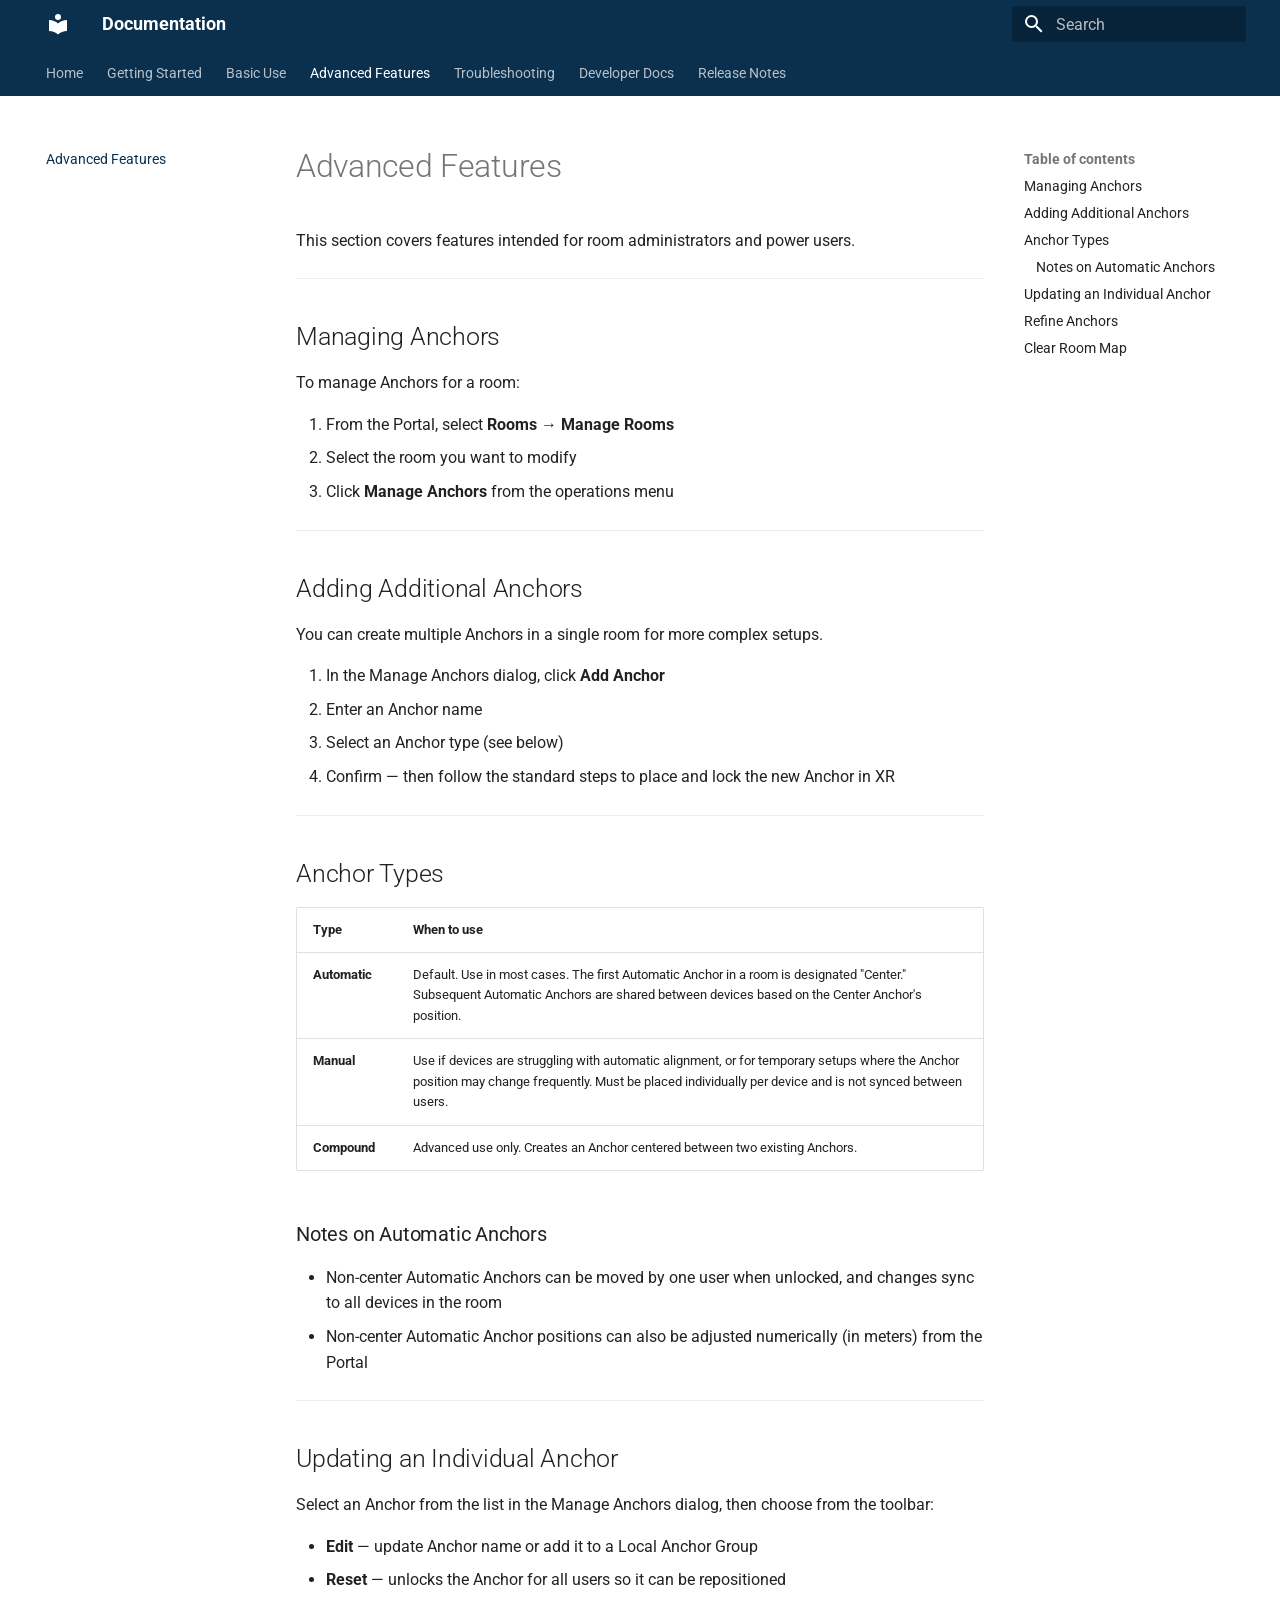
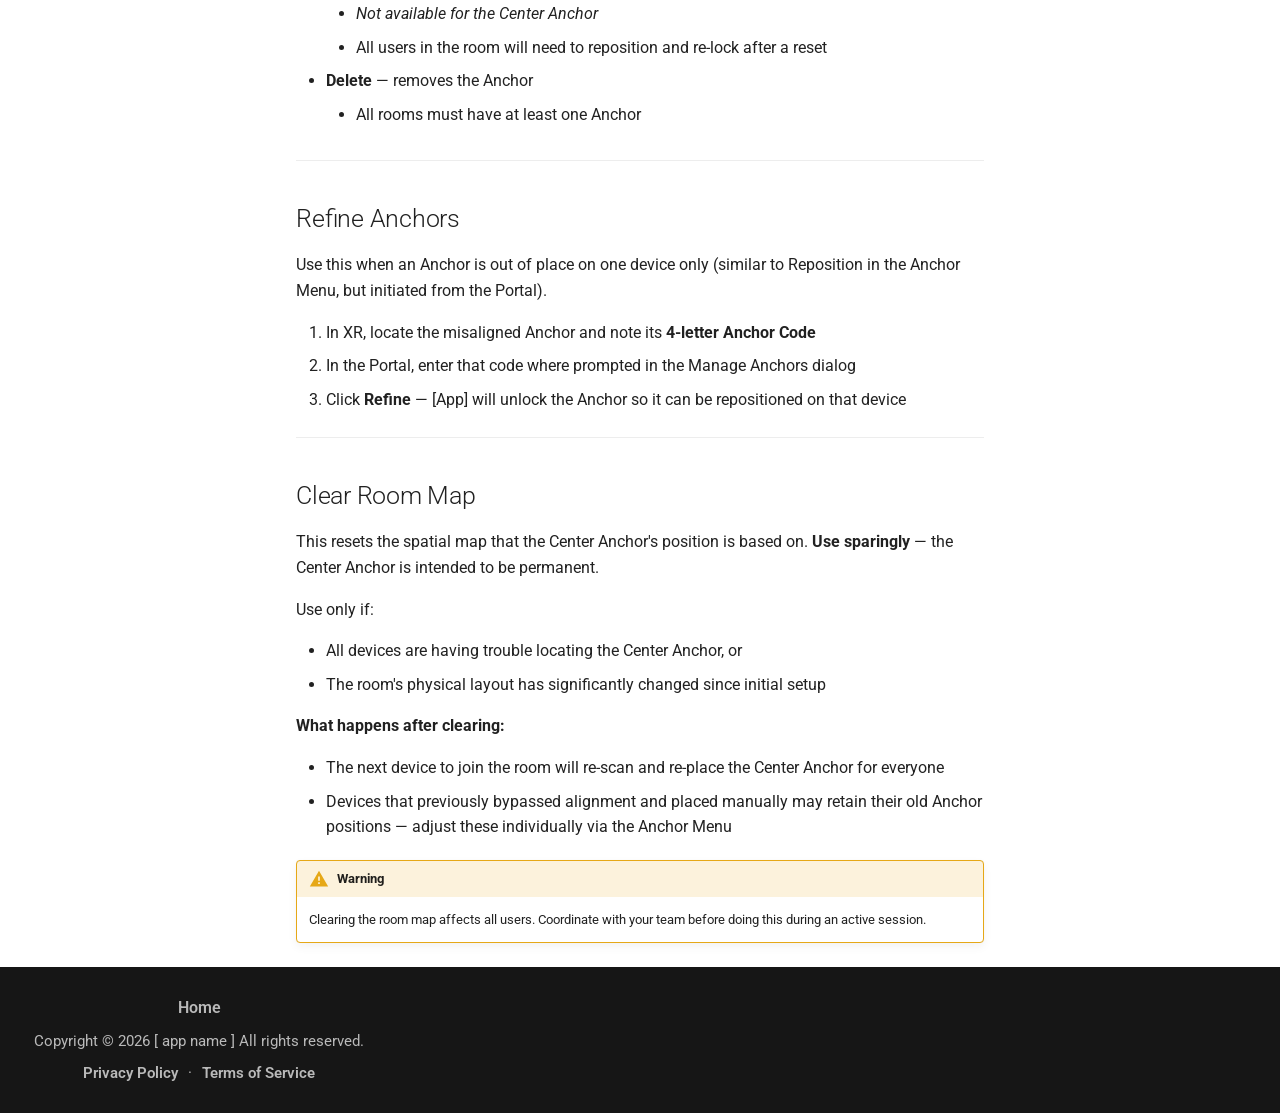
<file: advanced/advanced-features/index.html>
<!doctype html>
<html lang="en" class="no-js">
  <head>
    
      <meta charset="utf-8">
      <meta name="viewport" content="width=device-width,initial-scale=1">
      
      
      
        <link rel="canonical" href="https://axf504.github.io/Docu_template/advanced/advanced-features/">
      
      
        <link rel="prev" href="../../basic-use/anchor-menu/">
      
      
        <link rel="next" href="../../troubleshooting/">
      
      
        
      
      
      <link rel="icon" href="../../assets/images/favicon.png">
      <meta name="generator" content="mkdocs-1.6.1, mkdocs-material-9.7.6">
    
    
      
        <title>Advanced Features - Documentation</title>
      
    
    
      <link rel="stylesheet" href="../../assets/stylesheets/main.484c7ddc.min.css">
      
        
        <link rel="stylesheet" href="../../assets/stylesheets/palette.ab4e12ef.min.css">
      
      


    
    
      
    
    
      
        
        
        <link rel="preconnect" href="https://fonts.gstatic.com" crossorigin>
        <link rel="stylesheet" href="https://fonts.googleapis.com/css?family=Roboto:300,300i,400,400i,700,700i%7CRoboto+Mono:400,400i,700,700i&display=fallback">
        <style>:root{--md-text-font:"Roboto";--md-code-font:"Roboto Mono"}</style>
      
    
    
      <link rel="stylesheet" href="../../stylesheets/extra.css">
    
    <script>__md_scope=new URL("../..",location),__md_hash=e=>[...e].reduce(((e,_)=>(e<<5)-e+_.charCodeAt(0)),0),__md_get=(e,_=localStorage,t=__md_scope)=>JSON.parse(_.getItem(t.pathname+"."+e)),__md_set=(e,_,t=localStorage,a=__md_scope)=>{try{t.setItem(a.pathname+"."+e,JSON.stringify(_))}catch(e){}}</script>
    
      

    
    
  </head>
  
  
    
    
    
    
    
    <body dir="ltr" data-md-color-scheme="default" data-md-color-primary="custom" data-md-color-accent="indigo">
  
    
    <input class="md-toggle" data-md-toggle="drawer" type="checkbox" id="__drawer" autocomplete="off">
    <input class="md-toggle" data-md-toggle="search" type="checkbox" id="__search" autocomplete="off">
    <label class="md-overlay" for="__drawer"></label>
    <div data-md-component="skip">
      
        
        <a href="#advanced-features" class="md-skip">
          Skip to content
        </a>
      
    </div>
    <div data-md-component="announce">
      
    </div>
    
    
      

<header class="md-header" data-md-component="header">
  <nav class="md-header__inner md-grid" aria-label="Header">
    <a href="../.." title="Documentation" class="md-header__button md-logo" aria-label="Documentation" data-md-component="logo">
      
  
  <svg xmlns="http://www.w3.org/2000/svg" viewBox="0 0 24 24"><path d="M12 8a3 3 0 0 0 3-3 3 3 0 0 0-3-3 3 3 0 0 0-3 3 3 3 0 0 0 3 3m0 3.54C9.64 9.35 6.5 8 3 8v11c3.5 0 6.64 1.35 9 3.54 2.36-2.19 5.5-3.54 9-3.54V8c-3.5 0-6.64 1.35-9 3.54"/></svg>

    </a>
    <label class="md-header__button md-icon" for="__drawer">
      
      <svg xmlns="http://www.w3.org/2000/svg" viewBox="0 0 24 24"><path d="M3 6h18v2H3zm0 5h18v2H3zm0 5h18v2H3z"/></svg>
    </label>
    <div class="md-header__title" data-md-component="header-title">
      <div class="md-header__ellipsis">
        <div class="md-header__topic">
          <span class="md-ellipsis">
            Documentation
          </span>
        </div>
        <div class="md-header__topic" data-md-component="header-topic">
          <span class="md-ellipsis">
            
              Advanced Features
            
          </span>
        </div>
      </div>
    </div>
    
      
    
    
    
    
      
      
        <label class="md-header__button md-icon" for="__search">
          
          <svg xmlns="http://www.w3.org/2000/svg" viewBox="0 0 24 24"><path d="M9.5 3A6.5 6.5 0 0 1 16 9.5c0 1.61-.59 3.09-1.56 4.23l.27.27h.79l5 5-1.5 1.5-5-5v-.79l-.27-.27A6.52 6.52 0 0 1 9.5 16 6.5 6.5 0 0 1 3 9.5 6.5 6.5 0 0 1 9.5 3m0 2C7 5 5 7 5 9.5S7 14 9.5 14 14 12 14 9.5 12 5 9.5 5"/></svg>
        </label>
        <div class="md-search" data-md-component="search" role="dialog">
  <label class="md-search__overlay" for="__search"></label>
  <div class="md-search__inner" role="search">
    <form class="md-search__form" name="search">
      <input type="text" class="md-search__input" name="query" aria-label="Search" placeholder="Search" autocapitalize="off" autocorrect="off" autocomplete="off" spellcheck="false" data-md-component="search-query" required>
      <label class="md-search__icon md-icon" for="__search">
        
        <svg xmlns="http://www.w3.org/2000/svg" viewBox="0 0 24 24"><path d="M9.5 3A6.5 6.5 0 0 1 16 9.5c0 1.61-.59 3.09-1.56 4.23l.27.27h.79l5 5-1.5 1.5-5-5v-.79l-.27-.27A6.52 6.52 0 0 1 9.5 16 6.5 6.5 0 0 1 3 9.5 6.5 6.5 0 0 1 9.5 3m0 2C7 5 5 7 5 9.5S7 14 9.5 14 14 12 14 9.5 12 5 9.5 5"/></svg>
        
        <svg xmlns="http://www.w3.org/2000/svg" viewBox="0 0 24 24"><path d="M20 11v2H8l5.5 5.5-1.42 1.42L4.16 12l7.92-7.92L13.5 5.5 8 11z"/></svg>
      </label>
      <nav class="md-search__options" aria-label="Search">
        
        <button type="reset" class="md-search__icon md-icon" title="Clear" aria-label="Clear" tabindex="-1">
          
          <svg xmlns="http://www.w3.org/2000/svg" viewBox="0 0 24 24"><path d="M19 6.41 17.59 5 12 10.59 6.41 5 5 6.41 10.59 12 5 17.59 6.41 19 12 13.41 17.59 19 19 17.59 13.41 12z"/></svg>
        </button>
      </nav>
      
        <div class="md-search__suggest" data-md-component="search-suggest"></div>
      
    </form>
    <div class="md-search__output">
      <div class="md-search__scrollwrap" tabindex="0" data-md-scrollfix>
        <div class="md-search-result" data-md-component="search-result">
          <div class="md-search-result__meta">
            Initializing search
          </div>
          <ol class="md-search-result__list" role="presentation"></ol>
        </div>
      </div>
    </div>
  </div>
</div>
      
    
    
  </nav>
  
</header>
    
    <div class="md-container" data-md-component="container">
      
      
        
          
            
<nav class="md-tabs" aria-label="Tabs" data-md-component="tabs">
  <div class="md-grid">
    <ul class="md-tabs__list">
      
        
  
  
  
  
    <li class="md-tabs__item">
      <a href="../.." class="md-tabs__link">
        
  
  
    
  
  Home

      </a>
    </li>
  

      
        
  
  
  
  
    
    
      <li class="md-tabs__item">
        <a href="../../getting-started/quickstart/" class="md-tabs__link">
          
  
  
  Getting Started

        </a>
      </li>
    
  

      
        
  
  
  
  
    
    
      <li class="md-tabs__item">
        <a href="../../basic-use/send-content/" class="md-tabs__link">
          
  
  
  Basic Use

        </a>
      </li>
    
  

      
        
  
  
  
    
  
  
    <li class="md-tabs__item md-tabs__item--active">
      <a href="./" class="md-tabs__link">
        
  
  
    
  
  Advanced Features

      </a>
    </li>
  

      
        
  
  
  
  
    <li class="md-tabs__item">
      <a href="../../troubleshooting/" class="md-tabs__link">
        
  
  
    
  
  Troubleshooting

      </a>
    </li>
  

      
        
  
  
  
  
    
    
      <li class="md-tabs__item">
        <a href="../../developer/api-reference/" class="md-tabs__link">
          
  
  
  Developer Docs

        </a>
      </li>
    
  

      
        
  
  
  
  
    <li class="md-tabs__item">
      <a href="../../release-notes/" class="md-tabs__link">
        
  
  
    
  
  Release Notes

      </a>
    </li>
  

      
    </ul>
  </div>
</nav>
          
        
      
      <main class="md-main" data-md-component="main">
        <div class="md-main__inner md-grid">
          
            
              
              <div class="md-sidebar md-sidebar--primary" data-md-component="sidebar" data-md-type="navigation" >
                <div class="md-sidebar__scrollwrap">
                  <div class="md-sidebar__inner">
                    


  


<nav class="md-nav md-nav--primary md-nav--lifted" aria-label="Navigation" data-md-level="0">
  <label class="md-nav__title" for="__drawer">
    <a href="../.." title="Documentation" class="md-nav__button md-logo" aria-label="Documentation" data-md-component="logo">
      
  
  <svg xmlns="http://www.w3.org/2000/svg" viewBox="0 0 24 24"><path d="M12 8a3 3 0 0 0 3-3 3 3 0 0 0-3-3 3 3 0 0 0-3 3 3 3 0 0 0 3 3m0 3.54C9.64 9.35 6.5 8 3 8v11c3.5 0 6.64 1.35 9 3.54 2.36-2.19 5.5-3.54 9-3.54V8c-3.5 0-6.64 1.35-9 3.54"/></svg>

    </a>
    Documentation
  </label>
  
  <ul class="md-nav__list" data-md-scrollfix>
    
      
      
  
  
  
  
    <li class="md-nav__item">
      <a href="../.." class="md-nav__link">
        
  
  
  <span class="md-ellipsis">
    
  
    Home
  

    
  </span>
  
  

      </a>
    </li>
  

    
      
      
  
  
  
  
    
    
    
    
      
      
        
      
    
    
    <li class="md-nav__item md-nav__item--nested">
      
        
        
        <input class="md-nav__toggle md-toggle " type="checkbox" id="__nav_2" >
        
          
          <label class="md-nav__link" for="__nav_2" id="__nav_2_label" tabindex="0">
            
  
  
  <span class="md-ellipsis">
    
  
    Getting Started
  

    
  </span>
  
  

            <span class="md-nav__icon md-icon"></span>
          </label>
        
        <nav class="md-nav" data-md-level="1" aria-labelledby="__nav_2_label" aria-expanded="false">
          <label class="md-nav__title" for="__nav_2">
            <span class="md-nav__icon md-icon"></span>
            
  
    Getting Started
  

          </label>
          <ul class="md-nav__list" data-md-scrollfix>
            
              
                
  
  
  
  
    <li class="md-nav__item">
      <a href="../../getting-started/quickstart/" class="md-nav__link">
        
  
  
  <span class="md-ellipsis">
    
  
    Quick Start
  

    
  </span>
  
  

      </a>
    </li>
  

              
            
              
                
  
  
  
  
    <li class="md-nav__item">
      <a href="../../getting-started/room-setup/" class="md-nav__link">
        
  
  
  <span class="md-ellipsis">
    
  
    Room Setup
  

    
  </span>
  
  

      </a>
    </li>
  

              
            
          </ul>
        </nav>
      
    </li>
  

    
      
      
  
  
  
  
    
    
    
    
      
      
        
      
    
    
    <li class="md-nav__item md-nav__item--nested">
      
        
        
        <input class="md-nav__toggle md-toggle " type="checkbox" id="__nav_3" >
        
          
          <label class="md-nav__link" for="__nav_3" id="__nav_3_label" tabindex="0">
            
  
  
  <span class="md-ellipsis">
    
  
    Basic Use
  

    
  </span>
  
  

            <span class="md-nav__icon md-icon"></span>
          </label>
        
        <nav class="md-nav" data-md-level="1" aria-labelledby="__nav_3_label" aria-expanded="false">
          <label class="md-nav__title" for="__nav_3">
            <span class="md-nav__icon md-icon"></span>
            
  
    Basic Use
  

          </label>
          <ul class="md-nav__list" data-md-scrollfix>
            
              
                
  
  
  
  
    <li class="md-nav__item">
      <a href="../../basic-use/send-content/" class="md-nav__link">
        
  
  
  <span class="md-ellipsis">
    
  
    Sending Content
  

    
  </span>
  
  

      </a>
    </li>
  

              
            
              
                
  
  
  
  
    <li class="md-nav__item">
      <a href="../../basic-use/anchor-menu/" class="md-nav__link">
        
  
  
  <span class="md-ellipsis">
    
  
    Anchor Menu
  

    
  </span>
  
  

      </a>
    </li>
  

              
            
          </ul>
        </nav>
      
    </li>
  

    
      
      
  
  
    
  
  
  
    <li class="md-nav__item md-nav__item--active">
      
      <input class="md-nav__toggle md-toggle" type="checkbox" id="__toc">
      
      
        
      
      
        <label class="md-nav__link md-nav__link--active" for="__toc">
          
  
  
  <span class="md-ellipsis">
    
  
    Advanced Features
  

    
  </span>
  
  

          <span class="md-nav__icon md-icon"></span>
        </label>
      
      <a href="./" class="md-nav__link md-nav__link--active">
        
  
  
  <span class="md-ellipsis">
    
  
    Advanced Features
  

    
  </span>
  
  

      </a>
      
        

<nav class="md-nav md-nav--secondary" aria-label="Table of contents">
  
  
  
    
  
  
    <label class="md-nav__title" for="__toc">
      <span class="md-nav__icon md-icon"></span>
      Table of contents
    </label>
    <ul class="md-nav__list" data-md-component="toc" data-md-scrollfix>
      
        <li class="md-nav__item">
  <a href="#managing-anchors" class="md-nav__link">
    <span class="md-ellipsis">
      
        Managing Anchors
      
    </span>
  </a>
  
</li>
      
        <li class="md-nav__item">
  <a href="#adding-additional-anchors" class="md-nav__link">
    <span class="md-ellipsis">
      
        Adding Additional Anchors
      
    </span>
  </a>
  
</li>
      
        <li class="md-nav__item">
  <a href="#anchor-types" class="md-nav__link">
    <span class="md-ellipsis">
      
        Anchor Types
      
    </span>
  </a>
  
    <nav class="md-nav" aria-label="Anchor Types">
      <ul class="md-nav__list">
        
          <li class="md-nav__item">
  <a href="#notes-on-automatic-anchors" class="md-nav__link">
    <span class="md-ellipsis">
      
        Notes on Automatic Anchors
      
    </span>
  </a>
  
</li>
        
      </ul>
    </nav>
  
</li>
      
        <li class="md-nav__item">
  <a href="#updating-an-individual-anchor" class="md-nav__link">
    <span class="md-ellipsis">
      
        Updating an Individual Anchor
      
    </span>
  </a>
  
</li>
      
        <li class="md-nav__item">
  <a href="#refine-anchors" class="md-nav__link">
    <span class="md-ellipsis">
      
        Refine Anchors
      
    </span>
  </a>
  
</li>
      
        <li class="md-nav__item">
  <a href="#clear-room-map" class="md-nav__link">
    <span class="md-ellipsis">
      
        Clear Room Map
      
    </span>
  </a>
  
</li>
      
    </ul>
  
</nav>
      
    </li>
  

    
      
      
  
  
  
  
    <li class="md-nav__item">
      <a href="../../troubleshooting/" class="md-nav__link">
        
  
  
  <span class="md-ellipsis">
    
  
    Troubleshooting
  

    
  </span>
  
  

      </a>
    </li>
  

    
      
      
  
  
  
  
    
    
    
    
      
      
        
      
    
    
    <li class="md-nav__item md-nav__item--nested">
      
        
        
        <input class="md-nav__toggle md-toggle " type="checkbox" id="__nav_6" >
        
          
          <label class="md-nav__link" for="__nav_6" id="__nav_6_label" tabindex="0">
            
  
  
  <span class="md-ellipsis">
    
  
    Developer Docs
  

    
  </span>
  
  

            <span class="md-nav__icon md-icon"></span>
          </label>
        
        <nav class="md-nav" data-md-level="1" aria-labelledby="__nav_6_label" aria-expanded="false">
          <label class="md-nav__title" for="__nav_6">
            <span class="md-nav__icon md-icon"></span>
            
  
    Developer Docs
  

          </label>
          <ul class="md-nav__list" data-md-scrollfix>
            
              
                
  
  
  
  
    <li class="md-nav__item">
      <a href="../../developer/api-reference/" class="md-nav__link">
        
  
  
  <span class="md-ellipsis">
    
  
    API Reference
  

    
  </span>
  
  

      </a>
    </li>
  

              
            
              
                
  
  
  
  
    <li class="md-nav__item">
      <a href="../../developer/sdk/" class="md-nav__link">
        
  
  
  <span class="md-ellipsis">
    
  
    SDK Guide
  

    
  </span>
  
  

      </a>
    </li>
  

              
            
          </ul>
        </nav>
      
    </li>
  

    
      
      
  
  
  
  
    <li class="md-nav__item">
      <a href="../../release-notes/" class="md-nav__link">
        
  
  
  <span class="md-ellipsis">
    
  
    Release Notes
  

    
  </span>
  
  

      </a>
    </li>
  

    
  </ul>
</nav>
                  </div>
                </div>
              </div>
            
            
              
              <div class="md-sidebar md-sidebar--secondary" data-md-component="sidebar" data-md-type="toc" >
                <div class="md-sidebar__scrollwrap">
                  <div class="md-sidebar__inner">
                    

<nav class="md-nav md-nav--secondary" aria-label="Table of contents">
  
  
  
    
  
  
    <label class="md-nav__title" for="__toc">
      <span class="md-nav__icon md-icon"></span>
      Table of contents
    </label>
    <ul class="md-nav__list" data-md-component="toc" data-md-scrollfix>
      
        <li class="md-nav__item">
  <a href="#managing-anchors" class="md-nav__link">
    <span class="md-ellipsis">
      
        Managing Anchors
      
    </span>
  </a>
  
</li>
      
        <li class="md-nav__item">
  <a href="#adding-additional-anchors" class="md-nav__link">
    <span class="md-ellipsis">
      
        Adding Additional Anchors
      
    </span>
  </a>
  
</li>
      
        <li class="md-nav__item">
  <a href="#anchor-types" class="md-nav__link">
    <span class="md-ellipsis">
      
        Anchor Types
      
    </span>
  </a>
  
    <nav class="md-nav" aria-label="Anchor Types">
      <ul class="md-nav__list">
        
          <li class="md-nav__item">
  <a href="#notes-on-automatic-anchors" class="md-nav__link">
    <span class="md-ellipsis">
      
        Notes on Automatic Anchors
      
    </span>
  </a>
  
</li>
        
      </ul>
    </nav>
  
</li>
      
        <li class="md-nav__item">
  <a href="#updating-an-individual-anchor" class="md-nav__link">
    <span class="md-ellipsis">
      
        Updating an Individual Anchor
      
    </span>
  </a>
  
</li>
      
        <li class="md-nav__item">
  <a href="#refine-anchors" class="md-nav__link">
    <span class="md-ellipsis">
      
        Refine Anchors
      
    </span>
  </a>
  
</li>
      
        <li class="md-nav__item">
  <a href="#clear-room-map" class="md-nav__link">
    <span class="md-ellipsis">
      
        Clear Room Map
      
    </span>
  </a>
  
</li>
      
    </ul>
  
</nav>
                  </div>
                </div>
              </div>
            
          
          
            <div class="md-content" data-md-component="content">
              
              <article class="md-content__inner md-typeset">
                
                  



<h1 id="advanced-features">Advanced Features</h1>
<p>This section covers features intended for room administrators and power users.</p>
<hr />
<h2 id="managing-anchors">Managing Anchors</h2>
<p>To manage Anchors for a room:</p>
<ol>
<li>From the Portal, select <strong>Rooms</strong> → <strong>Manage Rooms</strong></li>
<li>Select the room you want to modify</li>
<li>Click <strong>Manage Anchors</strong> from the operations menu</li>
</ol>
<hr />
<h2 id="adding-additional-anchors">Adding Additional Anchors</h2>
<p>You can create multiple Anchors in a single room for more complex setups.</p>
<ol>
<li>In the Manage Anchors dialog, click <strong>Add Anchor</strong></li>
<li>Enter an Anchor name</li>
<li>Select an Anchor type (see below)</li>
<li>Confirm — then follow the standard steps to place and lock the new Anchor in XR</li>
</ol>
<hr />
<h2 id="anchor-types">Anchor Types</h2>
<table>
<thead>
<tr>
<th>Type</th>
<th>When to use</th>
</tr>
</thead>
<tbody>
<tr>
<td><strong>Automatic</strong></td>
<td>Default. Use in most cases. The first Automatic Anchor in a room is designated "Center." Subsequent Automatic Anchors are shared between devices based on the Center Anchor's position.</td>
</tr>
<tr>
<td><strong>Manual</strong></td>
<td>Use if devices are struggling with automatic alignment, or for temporary setups where the Anchor position may change frequently. Must be placed individually per device and is not synced between users.</td>
</tr>
<tr>
<td><strong>Compound</strong></td>
<td>Advanced use only. Creates an Anchor centered between two existing Anchors.</td>
</tr>
</tbody>
</table>
<h3 id="notes-on-automatic-anchors">Notes on Automatic Anchors</h3>
<ul>
<li>Non-center Automatic Anchors can be moved by one user when unlocked, and changes sync to all devices in the room</li>
<li>Non-center Automatic Anchor positions can also be adjusted numerically (in meters) from the Portal</li>
</ul>
<hr />
<h2 id="updating-an-individual-anchor">Updating an Individual Anchor</h2>
<p>Select an Anchor from the list in the Manage Anchors dialog, then choose from the toolbar:</p>
<ul>
<li><strong>Edit</strong> — update Anchor name or add it to a Local Anchor Group</li>
<li><strong>Reset</strong> — unlocks the Anchor for all users so it can be repositioned<ul>
<li><em>Not available for the Center Anchor</em></li>
<li>All users in the room will need to reposition and re-lock after a reset</li>
</ul>
</li>
<li><strong>Delete</strong> — removes the Anchor<ul>
<li>All rooms must have at least one Anchor</li>
</ul>
</li>
</ul>
<hr />
<h2 id="refine-anchors">Refine Anchors</h2>
<p>Use this when an Anchor is out of place on one device only (similar to Reposition in the Anchor Menu, but initiated from the Portal).</p>
<ol>
<li>In XR, locate the misaligned Anchor and note its <strong>4-letter Anchor Code</strong></li>
<li>In the Portal, enter that code where prompted in the Manage Anchors dialog</li>
<li>Click <strong>Refine</strong> — [App] will unlock the Anchor so it can be repositioned on that device</li>
</ol>
<hr />
<h2 id="clear-room-map">Clear Room Map</h2>
<p>This resets the spatial map that the Center Anchor's position is based on. <strong>Use sparingly</strong> — the Center Anchor is intended to be permanent.</p>
<p>Use only if:</p>
<ul>
<li>All devices are having trouble locating the Center Anchor, or</li>
<li>The room's physical layout has significantly changed since initial setup</li>
</ul>
<p><strong>What happens after clearing:</strong></p>
<ul>
<li>The next device to join the room will re-scan and re-place the Center Anchor for everyone</li>
<li>Devices that previously bypassed alignment and placed manually may retain their old Anchor positions — adjust these individually via the Anchor Menu</li>
</ul>
<div class="admonition warning">
<p class="admonition-title">Warning</p>
<p>Clearing the room map affects all users. Coordinate with your team before doing this during an active session.</p>
</div>












                
              </article>
            </div>
          
          
<script>var target=document.getElementById(location.hash.slice(1));target&&target.name&&(target.checked=target.name.startsWith("__tabbed_"))</script>
        </div>
        
      </main>
      
        <footer class="md-footer">
  <div class="md-footer-meta md-typeset">
    <div class="md-footer-meta__inner md-grid">
      <div class="custom-footer">
        <a href="#" target="_blank" rel="noopener">Home</a>
        <p>Copyright &copy; 2026 [ app name ] All rights reserved.</p>
        <nav class="custom-footer__links">
          <a href="#">Privacy Policy</a>
          <span>&middot;</span>
          <a href="#">Terms of Service</a>
        </nav>
      </div>
    </div>
  </div>
</footer>
      
    </div>
    <div class="md-dialog" data-md-component="dialog">
      <div class="md-dialog__inner md-typeset"></div>
    </div>
    
    
    
      
      
      <script id="__config" type="application/json">{"annotate": null, "base": "../..", "features": ["navigation.tabs", "navigation.sections", "search.suggest"], "search": "../../assets/javascripts/workers/search.2c215733.min.js", "tags": null, "translations": {"clipboard.copied": "Copied to clipboard", "clipboard.copy": "Copy to clipboard", "search.result.more.one": "1 more on this page", "search.result.more.other": "# more on this page", "search.result.none": "No matching documents", "search.result.one": "1 matching document", "search.result.other": "# matching documents", "search.result.placeholder": "Type to start searching", "search.result.term.missing": "Missing", "select.version": "Select version"}, "version": null}</script>
    
    
      <script src="../../assets/javascripts/bundle.79ae519e.min.js"></script>
      
    
  </body>
</html>
</file>
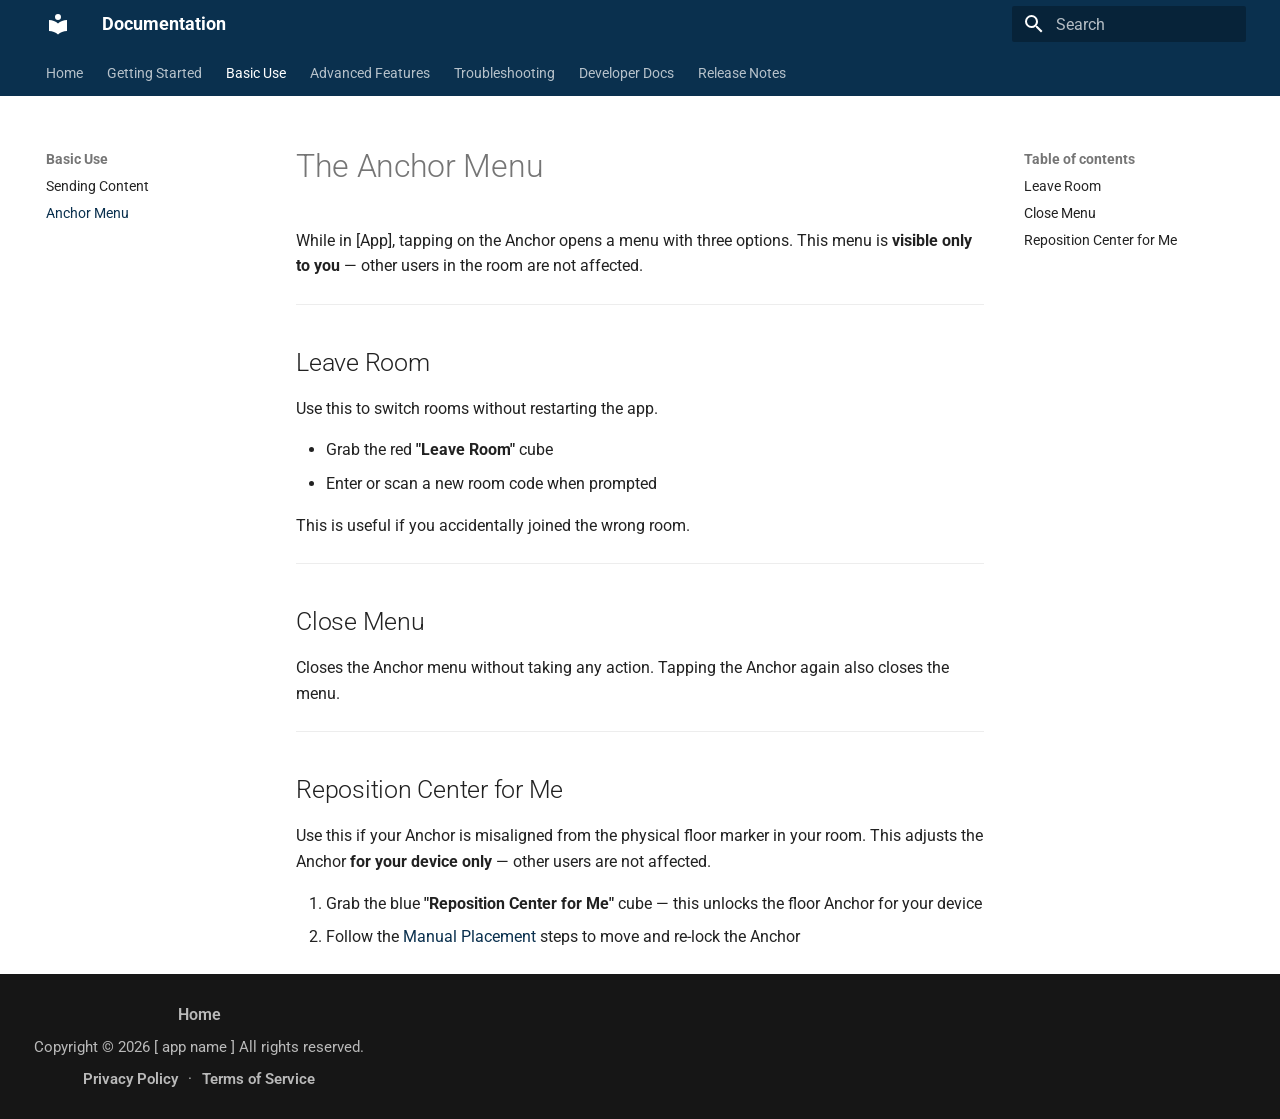
<file: basic-use/anchor-menu/index.html>
<!doctype html>
<html lang="en" class="no-js">
  <head>
    
      <meta charset="utf-8">
      <meta name="viewport" content="width=device-width,initial-scale=1">
      
      
      
        <link rel="canonical" href="https://axf504.github.io/Docu_template/basic-use/anchor-menu/">
      
      
        <link rel="prev" href="../send-content/">
      
      
        <link rel="next" href="../../advanced/advanced-features/">
      
      
        
      
      
      <link rel="icon" href="../../assets/images/favicon.png">
      <meta name="generator" content="mkdocs-1.6.1, mkdocs-material-9.7.6">
    
    
      
        <title>Anchor Menu - Documentation</title>
      
    
    
      <link rel="stylesheet" href="../../assets/stylesheets/main.484c7ddc.min.css">
      
        
        <link rel="stylesheet" href="../../assets/stylesheets/palette.ab4e12ef.min.css">
      
      


    
    
      
    
    
      
        
        
        <link rel="preconnect" href="https://fonts.gstatic.com" crossorigin>
        <link rel="stylesheet" href="https://fonts.googleapis.com/css?family=Roboto:300,300i,400,400i,700,700i%7CRoboto+Mono:400,400i,700,700i&display=fallback">
        <style>:root{--md-text-font:"Roboto";--md-code-font:"Roboto Mono"}</style>
      
    
    
      <link rel="stylesheet" href="../../stylesheets/extra.css">
    
    <script>__md_scope=new URL("../..",location),__md_hash=e=>[...e].reduce(((e,_)=>(e<<5)-e+_.charCodeAt(0)),0),__md_get=(e,_=localStorage,t=__md_scope)=>JSON.parse(_.getItem(t.pathname+"."+e)),__md_set=(e,_,t=localStorage,a=__md_scope)=>{try{t.setItem(a.pathname+"."+e,JSON.stringify(_))}catch(e){}}</script>
    
      

    
    
  </head>
  
  
    
    
    
    
    
    <body dir="ltr" data-md-color-scheme="default" data-md-color-primary="custom" data-md-color-accent="indigo">
  
    
    <input class="md-toggle" data-md-toggle="drawer" type="checkbox" id="__drawer" autocomplete="off">
    <input class="md-toggle" data-md-toggle="search" type="checkbox" id="__search" autocomplete="off">
    <label class="md-overlay" for="__drawer"></label>
    <div data-md-component="skip">
      
        
        <a href="#the-anchor-menu" class="md-skip">
          Skip to content
        </a>
      
    </div>
    <div data-md-component="announce">
      
    </div>
    
    
      

<header class="md-header" data-md-component="header">
  <nav class="md-header__inner md-grid" aria-label="Header">
    <a href="../.." title="Documentation" class="md-header__button md-logo" aria-label="Documentation" data-md-component="logo">
      
  
  <svg xmlns="http://www.w3.org/2000/svg" viewBox="0 0 24 24"><path d="M12 8a3 3 0 0 0 3-3 3 3 0 0 0-3-3 3 3 0 0 0-3 3 3 3 0 0 0 3 3m0 3.54C9.64 9.35 6.5 8 3 8v11c3.5 0 6.64 1.35 9 3.54 2.36-2.19 5.5-3.54 9-3.54V8c-3.5 0-6.64 1.35-9 3.54"/></svg>

    </a>
    <label class="md-header__button md-icon" for="__drawer">
      
      <svg xmlns="http://www.w3.org/2000/svg" viewBox="0 0 24 24"><path d="M3 6h18v2H3zm0 5h18v2H3zm0 5h18v2H3z"/></svg>
    </label>
    <div class="md-header__title" data-md-component="header-title">
      <div class="md-header__ellipsis">
        <div class="md-header__topic">
          <span class="md-ellipsis">
            Documentation
          </span>
        </div>
        <div class="md-header__topic" data-md-component="header-topic">
          <span class="md-ellipsis">
            
              Anchor Menu
            
          </span>
        </div>
      </div>
    </div>
    
      
    
    
    
    
      
      
        <label class="md-header__button md-icon" for="__search">
          
          <svg xmlns="http://www.w3.org/2000/svg" viewBox="0 0 24 24"><path d="M9.5 3A6.5 6.5 0 0 1 16 9.5c0 1.61-.59 3.09-1.56 4.23l.27.27h.79l5 5-1.5 1.5-5-5v-.79l-.27-.27A6.52 6.52 0 0 1 9.5 16 6.5 6.5 0 0 1 3 9.5 6.5 6.5 0 0 1 9.5 3m0 2C7 5 5 7 5 9.5S7 14 9.5 14 14 12 14 9.5 12 5 9.5 5"/></svg>
        </label>
        <div class="md-search" data-md-component="search" role="dialog">
  <label class="md-search__overlay" for="__search"></label>
  <div class="md-search__inner" role="search">
    <form class="md-search__form" name="search">
      <input type="text" class="md-search__input" name="query" aria-label="Search" placeholder="Search" autocapitalize="off" autocorrect="off" autocomplete="off" spellcheck="false" data-md-component="search-query" required>
      <label class="md-search__icon md-icon" for="__search">
        
        <svg xmlns="http://www.w3.org/2000/svg" viewBox="0 0 24 24"><path d="M9.5 3A6.5 6.5 0 0 1 16 9.5c0 1.61-.59 3.09-1.56 4.23l.27.27h.79l5 5-1.5 1.5-5-5v-.79l-.27-.27A6.52 6.52 0 0 1 9.5 16 6.5 6.5 0 0 1 3 9.5 6.5 6.5 0 0 1 9.5 3m0 2C7 5 5 7 5 9.5S7 14 9.5 14 14 12 14 9.5 12 5 9.5 5"/></svg>
        
        <svg xmlns="http://www.w3.org/2000/svg" viewBox="0 0 24 24"><path d="M20 11v2H8l5.5 5.5-1.42 1.42L4.16 12l7.92-7.92L13.5 5.5 8 11z"/></svg>
      </label>
      <nav class="md-search__options" aria-label="Search">
        
        <button type="reset" class="md-search__icon md-icon" title="Clear" aria-label="Clear" tabindex="-1">
          
          <svg xmlns="http://www.w3.org/2000/svg" viewBox="0 0 24 24"><path d="M19 6.41 17.59 5 12 10.59 6.41 5 5 6.41 10.59 12 5 17.59 6.41 19 12 13.41 17.59 19 19 17.59 13.41 12z"/></svg>
        </button>
      </nav>
      
        <div class="md-search__suggest" data-md-component="search-suggest"></div>
      
    </form>
    <div class="md-search__output">
      <div class="md-search__scrollwrap" tabindex="0" data-md-scrollfix>
        <div class="md-search-result" data-md-component="search-result">
          <div class="md-search-result__meta">
            Initializing search
          </div>
          <ol class="md-search-result__list" role="presentation"></ol>
        </div>
      </div>
    </div>
  </div>
</div>
      
    
    
  </nav>
  
</header>
    
    <div class="md-container" data-md-component="container">
      
      
        
          
            
<nav class="md-tabs" aria-label="Tabs" data-md-component="tabs">
  <div class="md-grid">
    <ul class="md-tabs__list">
      
        
  
  
  
  
    <li class="md-tabs__item">
      <a href="../.." class="md-tabs__link">
        
  
  
    
  
  Home

      </a>
    </li>
  

      
        
  
  
  
  
    
    
      <li class="md-tabs__item">
        <a href="../../getting-started/quickstart/" class="md-tabs__link">
          
  
  
  Getting Started

        </a>
      </li>
    
  

      
        
  
  
  
    
  
  
    
    
      <li class="md-tabs__item md-tabs__item--active">
        <a href="../send-content/" class="md-tabs__link">
          
  
  
  Basic Use

        </a>
      </li>
    
  

      
        
  
  
  
  
    <li class="md-tabs__item">
      <a href="../../advanced/advanced-features/" class="md-tabs__link">
        
  
  
    
  
  Advanced Features

      </a>
    </li>
  

      
        
  
  
  
  
    <li class="md-tabs__item">
      <a href="../../troubleshooting/" class="md-tabs__link">
        
  
  
    
  
  Troubleshooting

      </a>
    </li>
  

      
        
  
  
  
  
    
    
      <li class="md-tabs__item">
        <a href="../../developer/api-reference/" class="md-tabs__link">
          
  
  
  Developer Docs

        </a>
      </li>
    
  

      
        
  
  
  
  
    <li class="md-tabs__item">
      <a href="../../release-notes/" class="md-tabs__link">
        
  
  
    
  
  Release Notes

      </a>
    </li>
  

      
    </ul>
  </div>
</nav>
          
        
      
      <main class="md-main" data-md-component="main">
        <div class="md-main__inner md-grid">
          
            
              
              <div class="md-sidebar md-sidebar--primary" data-md-component="sidebar" data-md-type="navigation" >
                <div class="md-sidebar__scrollwrap">
                  <div class="md-sidebar__inner">
                    


  


<nav class="md-nav md-nav--primary md-nav--lifted" aria-label="Navigation" data-md-level="0">
  <label class="md-nav__title" for="__drawer">
    <a href="../.." title="Documentation" class="md-nav__button md-logo" aria-label="Documentation" data-md-component="logo">
      
  
  <svg xmlns="http://www.w3.org/2000/svg" viewBox="0 0 24 24"><path d="M12 8a3 3 0 0 0 3-3 3 3 0 0 0-3-3 3 3 0 0 0-3 3 3 3 0 0 0 3 3m0 3.54C9.64 9.35 6.5 8 3 8v11c3.5 0 6.64 1.35 9 3.54 2.36-2.19 5.5-3.54 9-3.54V8c-3.5 0-6.64 1.35-9 3.54"/></svg>

    </a>
    Documentation
  </label>
  
  <ul class="md-nav__list" data-md-scrollfix>
    
      
      
  
  
  
  
    <li class="md-nav__item">
      <a href="../.." class="md-nav__link">
        
  
  
  <span class="md-ellipsis">
    
  
    Home
  

    
  </span>
  
  

      </a>
    </li>
  

    
      
      
  
  
  
  
    
    
    
    
      
      
        
      
    
    
    <li class="md-nav__item md-nav__item--nested">
      
        
        
        <input class="md-nav__toggle md-toggle " type="checkbox" id="__nav_2" >
        
          
          <label class="md-nav__link" for="__nav_2" id="__nav_2_label" tabindex="0">
            
  
  
  <span class="md-ellipsis">
    
  
    Getting Started
  

    
  </span>
  
  

            <span class="md-nav__icon md-icon"></span>
          </label>
        
        <nav class="md-nav" data-md-level="1" aria-labelledby="__nav_2_label" aria-expanded="false">
          <label class="md-nav__title" for="__nav_2">
            <span class="md-nav__icon md-icon"></span>
            
  
    Getting Started
  

          </label>
          <ul class="md-nav__list" data-md-scrollfix>
            
              
                
  
  
  
  
    <li class="md-nav__item">
      <a href="../../getting-started/quickstart/" class="md-nav__link">
        
  
  
  <span class="md-ellipsis">
    
  
    Quick Start
  

    
  </span>
  
  

      </a>
    </li>
  

              
            
              
                
  
  
  
  
    <li class="md-nav__item">
      <a href="../../getting-started/room-setup/" class="md-nav__link">
        
  
  
  <span class="md-ellipsis">
    
  
    Room Setup
  

    
  </span>
  
  

      </a>
    </li>
  

              
            
          </ul>
        </nav>
      
    </li>
  

    
      
      
  
  
    
  
  
  
    
    
    
    
      
        
        
      
      
        
      
    
    
    <li class="md-nav__item md-nav__item--active md-nav__item--section md-nav__item--nested">
      
        
        
        <input class="md-nav__toggle md-toggle " type="checkbox" id="__nav_3" checked>
        
          
          <label class="md-nav__link" for="__nav_3" id="__nav_3_label" tabindex="">
            
  
  
  <span class="md-ellipsis">
    
  
    Basic Use
  

    
  </span>
  
  

            <span class="md-nav__icon md-icon"></span>
          </label>
        
        <nav class="md-nav" data-md-level="1" aria-labelledby="__nav_3_label" aria-expanded="true">
          <label class="md-nav__title" for="__nav_3">
            <span class="md-nav__icon md-icon"></span>
            
  
    Basic Use
  

          </label>
          <ul class="md-nav__list" data-md-scrollfix>
            
              
                
  
  
  
  
    <li class="md-nav__item">
      <a href="../send-content/" class="md-nav__link">
        
  
  
  <span class="md-ellipsis">
    
  
    Sending Content
  

    
  </span>
  
  

      </a>
    </li>
  

              
            
              
                
  
  
    
  
  
  
    <li class="md-nav__item md-nav__item--active">
      
      <input class="md-nav__toggle md-toggle" type="checkbox" id="__toc">
      
      
        
      
      
        <label class="md-nav__link md-nav__link--active" for="__toc">
          
  
  
  <span class="md-ellipsis">
    
  
    Anchor Menu
  

    
  </span>
  
  

          <span class="md-nav__icon md-icon"></span>
        </label>
      
      <a href="./" class="md-nav__link md-nav__link--active">
        
  
  
  <span class="md-ellipsis">
    
  
    Anchor Menu
  

    
  </span>
  
  

      </a>
      
        

<nav class="md-nav md-nav--secondary" aria-label="Table of contents">
  
  
  
    
  
  
    <label class="md-nav__title" for="__toc">
      <span class="md-nav__icon md-icon"></span>
      Table of contents
    </label>
    <ul class="md-nav__list" data-md-component="toc" data-md-scrollfix>
      
        <li class="md-nav__item">
  <a href="#leave-room" class="md-nav__link">
    <span class="md-ellipsis">
      
        Leave Room
      
    </span>
  </a>
  
</li>
      
        <li class="md-nav__item">
  <a href="#close-menu" class="md-nav__link">
    <span class="md-ellipsis">
      
        Close Menu
      
    </span>
  </a>
  
</li>
      
        <li class="md-nav__item">
  <a href="#reposition-center-for-me" class="md-nav__link">
    <span class="md-ellipsis">
      
        Reposition Center for Me
      
    </span>
  </a>
  
</li>
      
    </ul>
  
</nav>
      
    </li>
  

              
            
          </ul>
        </nav>
      
    </li>
  

    
      
      
  
  
  
  
    <li class="md-nav__item">
      <a href="../../advanced/advanced-features/" class="md-nav__link">
        
  
  
  <span class="md-ellipsis">
    
  
    Advanced Features
  

    
  </span>
  
  

      </a>
    </li>
  

    
      
      
  
  
  
  
    <li class="md-nav__item">
      <a href="../../troubleshooting/" class="md-nav__link">
        
  
  
  <span class="md-ellipsis">
    
  
    Troubleshooting
  

    
  </span>
  
  

      </a>
    </li>
  

    
      
      
  
  
  
  
    
    
    
    
      
      
        
      
    
    
    <li class="md-nav__item md-nav__item--nested">
      
        
        
        <input class="md-nav__toggle md-toggle " type="checkbox" id="__nav_6" >
        
          
          <label class="md-nav__link" for="__nav_6" id="__nav_6_label" tabindex="0">
            
  
  
  <span class="md-ellipsis">
    
  
    Developer Docs
  

    
  </span>
  
  

            <span class="md-nav__icon md-icon"></span>
          </label>
        
        <nav class="md-nav" data-md-level="1" aria-labelledby="__nav_6_label" aria-expanded="false">
          <label class="md-nav__title" for="__nav_6">
            <span class="md-nav__icon md-icon"></span>
            
  
    Developer Docs
  

          </label>
          <ul class="md-nav__list" data-md-scrollfix>
            
              
                
  
  
  
  
    <li class="md-nav__item">
      <a href="../../developer/api-reference/" class="md-nav__link">
        
  
  
  <span class="md-ellipsis">
    
  
    API Reference
  

    
  </span>
  
  

      </a>
    </li>
  

              
            
              
                
  
  
  
  
    <li class="md-nav__item">
      <a href="../../developer/sdk/" class="md-nav__link">
        
  
  
  <span class="md-ellipsis">
    
  
    SDK Guide
  

    
  </span>
  
  

      </a>
    </li>
  

              
            
          </ul>
        </nav>
      
    </li>
  

    
      
      
  
  
  
  
    <li class="md-nav__item">
      <a href="../../release-notes/" class="md-nav__link">
        
  
  
  <span class="md-ellipsis">
    
  
    Release Notes
  

    
  </span>
  
  

      </a>
    </li>
  

    
  </ul>
</nav>
                  </div>
                </div>
              </div>
            
            
              
              <div class="md-sidebar md-sidebar--secondary" data-md-component="sidebar" data-md-type="toc" >
                <div class="md-sidebar__scrollwrap">
                  <div class="md-sidebar__inner">
                    

<nav class="md-nav md-nav--secondary" aria-label="Table of contents">
  
  
  
    
  
  
    <label class="md-nav__title" for="__toc">
      <span class="md-nav__icon md-icon"></span>
      Table of contents
    </label>
    <ul class="md-nav__list" data-md-component="toc" data-md-scrollfix>
      
        <li class="md-nav__item">
  <a href="#leave-room" class="md-nav__link">
    <span class="md-ellipsis">
      
        Leave Room
      
    </span>
  </a>
  
</li>
      
        <li class="md-nav__item">
  <a href="#close-menu" class="md-nav__link">
    <span class="md-ellipsis">
      
        Close Menu
      
    </span>
  </a>
  
</li>
      
        <li class="md-nav__item">
  <a href="#reposition-center-for-me" class="md-nav__link">
    <span class="md-ellipsis">
      
        Reposition Center for Me
      
    </span>
  </a>
  
</li>
      
    </ul>
  
</nav>
                  </div>
                </div>
              </div>
            
          
          
            <div class="md-content" data-md-component="content">
              
              <article class="md-content__inner md-typeset">
                
                  



<h1 id="the-anchor-menu">The Anchor Menu</h1>
<p>While in [App], tapping on the Anchor opens a menu with three options. This menu is <strong>visible only to you</strong> — other users in the room are not affected.</p>
<hr />
<h2 id="leave-room">Leave Room</h2>
<p>Use this to switch rooms without restarting the app.</p>
<ul>
<li>Grab the red <strong>"Leave Room"</strong> cube</li>
<li>Enter or scan a new room code when prompted</li>
</ul>
<p>This is useful if you accidentally joined the wrong room.</p>
<hr />
<h2 id="close-menu">Close Menu</h2>
<p>Closes the Anchor menu without taking any action. Tapping the Anchor again also closes the menu.</p>
<hr />
<h2 id="reposition-center-for-me">Reposition Center for Me</h2>
<p>Use this if your Anchor is misaligned from the physical floor marker in your room. This adjusts the Anchor <strong>for your device only</strong> — other users are not affected.</p>
<ol>
<li>Grab the blue <strong>"Reposition Center for Me"</strong> cube — this unlocks the floor Anchor for your device</li>
<li>Follow the <a href="../../getting-started/room-setup/#manual-placement">Manual Placement</a> steps to move and re-lock the Anchor</li>
</ol>












                
              </article>
            </div>
          
          
<script>var target=document.getElementById(location.hash.slice(1));target&&target.name&&(target.checked=target.name.startsWith("__tabbed_"))</script>
        </div>
        
      </main>
      
        <footer class="md-footer">
  <div class="md-footer-meta md-typeset">
    <div class="md-footer-meta__inner md-grid">
      <div class="custom-footer">
        <a href="#" target="_blank" rel="noopener">Home</a>
        <p>Copyright &copy; 2026 [ app name ] All rights reserved.</p>
        <nav class="custom-footer__links">
          <a href="#">Privacy Policy</a>
          <span>&middot;</span>
          <a href="#">Terms of Service</a>
        </nav>
      </div>
    </div>
  </div>
</footer>
      
    </div>
    <div class="md-dialog" data-md-component="dialog">
      <div class="md-dialog__inner md-typeset"></div>
    </div>
    
    
    
      
      
      <script id="__config" type="application/json">{"annotate": null, "base": "../..", "features": ["navigation.tabs", "navigation.sections", "search.suggest"], "search": "../../assets/javascripts/workers/search.2c215733.min.js", "tags": null, "translations": {"clipboard.copied": "Copied to clipboard", "clipboard.copy": "Copy to clipboard", "search.result.more.one": "1 more on this page", "search.result.more.other": "# more on this page", "search.result.none": "No matching documents", "search.result.one": "1 matching document", "search.result.other": "# matching documents", "search.result.placeholder": "Type to start searching", "search.result.term.missing": "Missing", "select.version": "Select version"}, "version": null}</script>
    
    
      <script src="../../assets/javascripts/bundle.79ae519e.min.js"></script>
      
    
  </body>
</html>
</file>
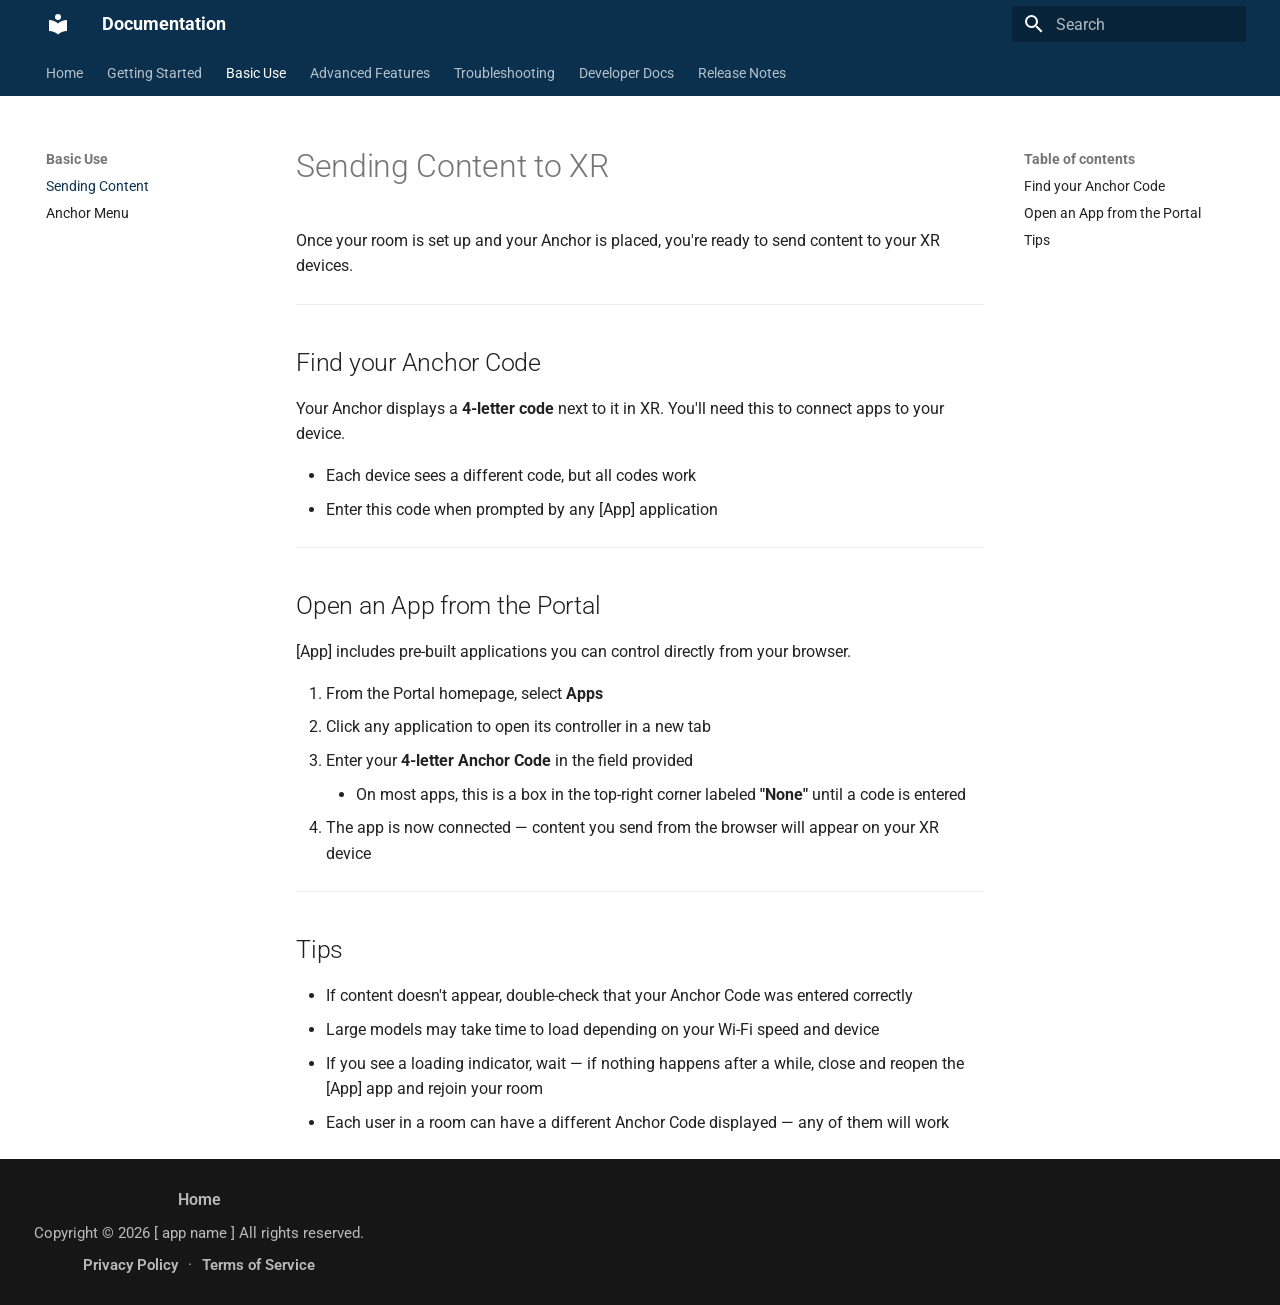
<file: basic-use/send-content/index.html>
<!doctype html>
<html lang="en" class="no-js">
  <head>
    
      <meta charset="utf-8">
      <meta name="viewport" content="width=device-width,initial-scale=1">
      
      
      
        <link rel="canonical" href="https://axf504.github.io/Docu_template/basic-use/send-content/">
      
      
        <link rel="prev" href="../../getting-started/room-setup/">
      
      
        <link rel="next" href="../anchor-menu/">
      
      
        
      
      
      <link rel="icon" href="../../assets/images/favicon.png">
      <meta name="generator" content="mkdocs-1.6.1, mkdocs-material-9.7.6">
    
    
      
        <title>Sending Content - Documentation</title>
      
    
    
      <link rel="stylesheet" href="../../assets/stylesheets/main.484c7ddc.min.css">
      
        
        <link rel="stylesheet" href="../../assets/stylesheets/palette.ab4e12ef.min.css">
      
      


    
    
      
    
    
      
        
        
        <link rel="preconnect" href="https://fonts.gstatic.com" crossorigin>
        <link rel="stylesheet" href="https://fonts.googleapis.com/css?family=Roboto:300,300i,400,400i,700,700i%7CRoboto+Mono:400,400i,700,700i&display=fallback">
        <style>:root{--md-text-font:"Roboto";--md-code-font:"Roboto Mono"}</style>
      
    
    
      <link rel="stylesheet" href="../../stylesheets/extra.css">
    
    <script>__md_scope=new URL("../..",location),__md_hash=e=>[...e].reduce(((e,_)=>(e<<5)-e+_.charCodeAt(0)),0),__md_get=(e,_=localStorage,t=__md_scope)=>JSON.parse(_.getItem(t.pathname+"."+e)),__md_set=(e,_,t=localStorage,a=__md_scope)=>{try{t.setItem(a.pathname+"."+e,JSON.stringify(_))}catch(e){}}</script>
    
      

    
    
  </head>
  
  
    
    
    
    
    
    <body dir="ltr" data-md-color-scheme="default" data-md-color-primary="custom" data-md-color-accent="indigo">
  
    
    <input class="md-toggle" data-md-toggle="drawer" type="checkbox" id="__drawer" autocomplete="off">
    <input class="md-toggle" data-md-toggle="search" type="checkbox" id="__search" autocomplete="off">
    <label class="md-overlay" for="__drawer"></label>
    <div data-md-component="skip">
      
        
        <a href="#sending-content-to-xr" class="md-skip">
          Skip to content
        </a>
      
    </div>
    <div data-md-component="announce">
      
    </div>
    
    
      

<header class="md-header" data-md-component="header">
  <nav class="md-header__inner md-grid" aria-label="Header">
    <a href="../.." title="Documentation" class="md-header__button md-logo" aria-label="Documentation" data-md-component="logo">
      
  
  <svg xmlns="http://www.w3.org/2000/svg" viewBox="0 0 24 24"><path d="M12 8a3 3 0 0 0 3-3 3 3 0 0 0-3-3 3 3 0 0 0-3 3 3 3 0 0 0 3 3m0 3.54C9.64 9.35 6.5 8 3 8v11c3.5 0 6.64 1.35 9 3.54 2.36-2.19 5.5-3.54 9-3.54V8c-3.5 0-6.64 1.35-9 3.54"/></svg>

    </a>
    <label class="md-header__button md-icon" for="__drawer">
      
      <svg xmlns="http://www.w3.org/2000/svg" viewBox="0 0 24 24"><path d="M3 6h18v2H3zm0 5h18v2H3zm0 5h18v2H3z"/></svg>
    </label>
    <div class="md-header__title" data-md-component="header-title">
      <div class="md-header__ellipsis">
        <div class="md-header__topic">
          <span class="md-ellipsis">
            Documentation
          </span>
        </div>
        <div class="md-header__topic" data-md-component="header-topic">
          <span class="md-ellipsis">
            
              Sending Content
            
          </span>
        </div>
      </div>
    </div>
    
      
    
    
    
    
      
      
        <label class="md-header__button md-icon" for="__search">
          
          <svg xmlns="http://www.w3.org/2000/svg" viewBox="0 0 24 24"><path d="M9.5 3A6.5 6.5 0 0 1 16 9.5c0 1.61-.59 3.09-1.56 4.23l.27.27h.79l5 5-1.5 1.5-5-5v-.79l-.27-.27A6.52 6.52 0 0 1 9.5 16 6.5 6.5 0 0 1 3 9.5 6.5 6.5 0 0 1 9.5 3m0 2C7 5 5 7 5 9.5S7 14 9.5 14 14 12 14 9.5 12 5 9.5 5"/></svg>
        </label>
        <div class="md-search" data-md-component="search" role="dialog">
  <label class="md-search__overlay" for="__search"></label>
  <div class="md-search__inner" role="search">
    <form class="md-search__form" name="search">
      <input type="text" class="md-search__input" name="query" aria-label="Search" placeholder="Search" autocapitalize="off" autocorrect="off" autocomplete="off" spellcheck="false" data-md-component="search-query" required>
      <label class="md-search__icon md-icon" for="__search">
        
        <svg xmlns="http://www.w3.org/2000/svg" viewBox="0 0 24 24"><path d="M9.5 3A6.5 6.5 0 0 1 16 9.5c0 1.61-.59 3.09-1.56 4.23l.27.27h.79l5 5-1.5 1.5-5-5v-.79l-.27-.27A6.52 6.52 0 0 1 9.5 16 6.5 6.5 0 0 1 3 9.5 6.5 6.5 0 0 1 9.5 3m0 2C7 5 5 7 5 9.5S7 14 9.5 14 14 12 14 9.5 12 5 9.5 5"/></svg>
        
        <svg xmlns="http://www.w3.org/2000/svg" viewBox="0 0 24 24"><path d="M20 11v2H8l5.5 5.5-1.42 1.42L4.16 12l7.92-7.92L13.5 5.5 8 11z"/></svg>
      </label>
      <nav class="md-search__options" aria-label="Search">
        
        <button type="reset" class="md-search__icon md-icon" title="Clear" aria-label="Clear" tabindex="-1">
          
          <svg xmlns="http://www.w3.org/2000/svg" viewBox="0 0 24 24"><path d="M19 6.41 17.59 5 12 10.59 6.41 5 5 6.41 10.59 12 5 17.59 6.41 19 12 13.41 17.59 19 19 17.59 13.41 12z"/></svg>
        </button>
      </nav>
      
        <div class="md-search__suggest" data-md-component="search-suggest"></div>
      
    </form>
    <div class="md-search__output">
      <div class="md-search__scrollwrap" tabindex="0" data-md-scrollfix>
        <div class="md-search-result" data-md-component="search-result">
          <div class="md-search-result__meta">
            Initializing search
          </div>
          <ol class="md-search-result__list" role="presentation"></ol>
        </div>
      </div>
    </div>
  </div>
</div>
      
    
    
  </nav>
  
</header>
    
    <div class="md-container" data-md-component="container">
      
      
        
          
            
<nav class="md-tabs" aria-label="Tabs" data-md-component="tabs">
  <div class="md-grid">
    <ul class="md-tabs__list">
      
        
  
  
  
  
    <li class="md-tabs__item">
      <a href="../.." class="md-tabs__link">
        
  
  
    
  
  Home

      </a>
    </li>
  

      
        
  
  
  
  
    
    
      <li class="md-tabs__item">
        <a href="../../getting-started/quickstart/" class="md-tabs__link">
          
  
  
  Getting Started

        </a>
      </li>
    
  

      
        
  
  
  
    
  
  
    
    
      <li class="md-tabs__item md-tabs__item--active">
        <a href="./" class="md-tabs__link">
          
  
  
  Basic Use

        </a>
      </li>
    
  

      
        
  
  
  
  
    <li class="md-tabs__item">
      <a href="../../advanced/advanced-features/" class="md-tabs__link">
        
  
  
    
  
  Advanced Features

      </a>
    </li>
  

      
        
  
  
  
  
    <li class="md-tabs__item">
      <a href="../../troubleshooting/" class="md-tabs__link">
        
  
  
    
  
  Troubleshooting

      </a>
    </li>
  

      
        
  
  
  
  
    
    
      <li class="md-tabs__item">
        <a href="../../developer/api-reference/" class="md-tabs__link">
          
  
  
  Developer Docs

        </a>
      </li>
    
  

      
        
  
  
  
  
    <li class="md-tabs__item">
      <a href="../../release-notes/" class="md-tabs__link">
        
  
  
    
  
  Release Notes

      </a>
    </li>
  

      
    </ul>
  </div>
</nav>
          
        
      
      <main class="md-main" data-md-component="main">
        <div class="md-main__inner md-grid">
          
            
              
              <div class="md-sidebar md-sidebar--primary" data-md-component="sidebar" data-md-type="navigation" >
                <div class="md-sidebar__scrollwrap">
                  <div class="md-sidebar__inner">
                    


  


<nav class="md-nav md-nav--primary md-nav--lifted" aria-label="Navigation" data-md-level="0">
  <label class="md-nav__title" for="__drawer">
    <a href="../.." title="Documentation" class="md-nav__button md-logo" aria-label="Documentation" data-md-component="logo">
      
  
  <svg xmlns="http://www.w3.org/2000/svg" viewBox="0 0 24 24"><path d="M12 8a3 3 0 0 0 3-3 3 3 0 0 0-3-3 3 3 0 0 0-3 3 3 3 0 0 0 3 3m0 3.54C9.64 9.35 6.5 8 3 8v11c3.5 0 6.64 1.35 9 3.54 2.36-2.19 5.5-3.54 9-3.54V8c-3.5 0-6.64 1.35-9 3.54"/></svg>

    </a>
    Documentation
  </label>
  
  <ul class="md-nav__list" data-md-scrollfix>
    
      
      
  
  
  
  
    <li class="md-nav__item">
      <a href="../.." class="md-nav__link">
        
  
  
  <span class="md-ellipsis">
    
  
    Home
  

    
  </span>
  
  

      </a>
    </li>
  

    
      
      
  
  
  
  
    
    
    
    
      
      
        
      
    
    
    <li class="md-nav__item md-nav__item--nested">
      
        
        
        <input class="md-nav__toggle md-toggle " type="checkbox" id="__nav_2" >
        
          
          <label class="md-nav__link" for="__nav_2" id="__nav_2_label" tabindex="0">
            
  
  
  <span class="md-ellipsis">
    
  
    Getting Started
  

    
  </span>
  
  

            <span class="md-nav__icon md-icon"></span>
          </label>
        
        <nav class="md-nav" data-md-level="1" aria-labelledby="__nav_2_label" aria-expanded="false">
          <label class="md-nav__title" for="__nav_2">
            <span class="md-nav__icon md-icon"></span>
            
  
    Getting Started
  

          </label>
          <ul class="md-nav__list" data-md-scrollfix>
            
              
                
  
  
  
  
    <li class="md-nav__item">
      <a href="../../getting-started/quickstart/" class="md-nav__link">
        
  
  
  <span class="md-ellipsis">
    
  
    Quick Start
  

    
  </span>
  
  

      </a>
    </li>
  

              
            
              
                
  
  
  
  
    <li class="md-nav__item">
      <a href="../../getting-started/room-setup/" class="md-nav__link">
        
  
  
  <span class="md-ellipsis">
    
  
    Room Setup
  

    
  </span>
  
  

      </a>
    </li>
  

              
            
          </ul>
        </nav>
      
    </li>
  

    
      
      
  
  
    
  
  
  
    
    
    
    
      
        
        
      
      
        
      
    
    
    <li class="md-nav__item md-nav__item--active md-nav__item--section md-nav__item--nested">
      
        
        
        <input class="md-nav__toggle md-toggle " type="checkbox" id="__nav_3" checked>
        
          
          <label class="md-nav__link" for="__nav_3" id="__nav_3_label" tabindex="">
            
  
  
  <span class="md-ellipsis">
    
  
    Basic Use
  

    
  </span>
  
  

            <span class="md-nav__icon md-icon"></span>
          </label>
        
        <nav class="md-nav" data-md-level="1" aria-labelledby="__nav_3_label" aria-expanded="true">
          <label class="md-nav__title" for="__nav_3">
            <span class="md-nav__icon md-icon"></span>
            
  
    Basic Use
  

          </label>
          <ul class="md-nav__list" data-md-scrollfix>
            
              
                
  
  
    
  
  
  
    <li class="md-nav__item md-nav__item--active">
      
      <input class="md-nav__toggle md-toggle" type="checkbox" id="__toc">
      
      
        
      
      
        <label class="md-nav__link md-nav__link--active" for="__toc">
          
  
  
  <span class="md-ellipsis">
    
  
    Sending Content
  

    
  </span>
  
  

          <span class="md-nav__icon md-icon"></span>
        </label>
      
      <a href="./" class="md-nav__link md-nav__link--active">
        
  
  
  <span class="md-ellipsis">
    
  
    Sending Content
  

    
  </span>
  
  

      </a>
      
        

<nav class="md-nav md-nav--secondary" aria-label="Table of contents">
  
  
  
    
  
  
    <label class="md-nav__title" for="__toc">
      <span class="md-nav__icon md-icon"></span>
      Table of contents
    </label>
    <ul class="md-nav__list" data-md-component="toc" data-md-scrollfix>
      
        <li class="md-nav__item">
  <a href="#find-your-anchor-code" class="md-nav__link">
    <span class="md-ellipsis">
      
        Find your Anchor Code
      
    </span>
  </a>
  
</li>
      
        <li class="md-nav__item">
  <a href="#open-an-app-from-the-portal" class="md-nav__link">
    <span class="md-ellipsis">
      
        Open an App from the Portal
      
    </span>
  </a>
  
</li>
      
        <li class="md-nav__item">
  <a href="#tips" class="md-nav__link">
    <span class="md-ellipsis">
      
        Tips
      
    </span>
  </a>
  
</li>
      
    </ul>
  
</nav>
      
    </li>
  

              
            
              
                
  
  
  
  
    <li class="md-nav__item">
      <a href="../anchor-menu/" class="md-nav__link">
        
  
  
  <span class="md-ellipsis">
    
  
    Anchor Menu
  

    
  </span>
  
  

      </a>
    </li>
  

              
            
          </ul>
        </nav>
      
    </li>
  

    
      
      
  
  
  
  
    <li class="md-nav__item">
      <a href="../../advanced/advanced-features/" class="md-nav__link">
        
  
  
  <span class="md-ellipsis">
    
  
    Advanced Features
  

    
  </span>
  
  

      </a>
    </li>
  

    
      
      
  
  
  
  
    <li class="md-nav__item">
      <a href="../../troubleshooting/" class="md-nav__link">
        
  
  
  <span class="md-ellipsis">
    
  
    Troubleshooting
  

    
  </span>
  
  

      </a>
    </li>
  

    
      
      
  
  
  
  
    
    
    
    
      
      
        
      
    
    
    <li class="md-nav__item md-nav__item--nested">
      
        
        
        <input class="md-nav__toggle md-toggle " type="checkbox" id="__nav_6" >
        
          
          <label class="md-nav__link" for="__nav_6" id="__nav_6_label" tabindex="0">
            
  
  
  <span class="md-ellipsis">
    
  
    Developer Docs
  

    
  </span>
  
  

            <span class="md-nav__icon md-icon"></span>
          </label>
        
        <nav class="md-nav" data-md-level="1" aria-labelledby="__nav_6_label" aria-expanded="false">
          <label class="md-nav__title" for="__nav_6">
            <span class="md-nav__icon md-icon"></span>
            
  
    Developer Docs
  

          </label>
          <ul class="md-nav__list" data-md-scrollfix>
            
              
                
  
  
  
  
    <li class="md-nav__item">
      <a href="../../developer/api-reference/" class="md-nav__link">
        
  
  
  <span class="md-ellipsis">
    
  
    API Reference
  

    
  </span>
  
  

      </a>
    </li>
  

              
            
              
                
  
  
  
  
    <li class="md-nav__item">
      <a href="../../developer/sdk/" class="md-nav__link">
        
  
  
  <span class="md-ellipsis">
    
  
    SDK Guide
  

    
  </span>
  
  

      </a>
    </li>
  

              
            
          </ul>
        </nav>
      
    </li>
  

    
      
      
  
  
  
  
    <li class="md-nav__item">
      <a href="../../release-notes/" class="md-nav__link">
        
  
  
  <span class="md-ellipsis">
    
  
    Release Notes
  

    
  </span>
  
  

      </a>
    </li>
  

    
  </ul>
</nav>
                  </div>
                </div>
              </div>
            
            
              
              <div class="md-sidebar md-sidebar--secondary" data-md-component="sidebar" data-md-type="toc" >
                <div class="md-sidebar__scrollwrap">
                  <div class="md-sidebar__inner">
                    

<nav class="md-nav md-nav--secondary" aria-label="Table of contents">
  
  
  
    
  
  
    <label class="md-nav__title" for="__toc">
      <span class="md-nav__icon md-icon"></span>
      Table of contents
    </label>
    <ul class="md-nav__list" data-md-component="toc" data-md-scrollfix>
      
        <li class="md-nav__item">
  <a href="#find-your-anchor-code" class="md-nav__link">
    <span class="md-ellipsis">
      
        Find your Anchor Code
      
    </span>
  </a>
  
</li>
      
        <li class="md-nav__item">
  <a href="#open-an-app-from-the-portal" class="md-nav__link">
    <span class="md-ellipsis">
      
        Open an App from the Portal
      
    </span>
  </a>
  
</li>
      
        <li class="md-nav__item">
  <a href="#tips" class="md-nav__link">
    <span class="md-ellipsis">
      
        Tips
      
    </span>
  </a>
  
</li>
      
    </ul>
  
</nav>
                  </div>
                </div>
              </div>
            
          
          
            <div class="md-content" data-md-component="content">
              
              <article class="md-content__inner md-typeset">
                
                  



<h1 id="sending-content-to-xr">Sending Content to XR</h1>
<p>Once your room is set up and your Anchor is placed, you're ready to send content to your XR devices.</p>
<hr />
<h2 id="find-your-anchor-code">Find your Anchor Code</h2>
<p>Your Anchor displays a <strong>4-letter code</strong> next to it in XR. You'll need this to connect apps to your device.</p>
<ul>
<li>Each device sees a different code, but all codes work</li>
<li>Enter this code when prompted by any [App] application</li>
</ul>
<hr />
<h2 id="open-an-app-from-the-portal">Open an App from the Portal</h2>
<p>[App] includes pre-built applications you can control directly from your browser.</p>
<ol>
<li>From the Portal homepage, select <strong>Apps</strong></li>
<li>Click any application to open its controller in a new tab</li>
<li>Enter your <strong>4-letter Anchor Code</strong> in the field provided<ul>
<li>On most apps, this is a box in the top-right corner labeled <strong>"None"</strong> until a code is entered</li>
</ul>
</li>
<li>The app is now connected — content you send from the browser will appear on your XR device</li>
</ol>
<hr />
<h2 id="tips">Tips</h2>
<ul>
<li>If content doesn't appear, double-check that your Anchor Code was entered correctly</li>
<li>Large models may take time to load depending on your Wi-Fi speed and device</li>
<li>If you see a loading indicator, wait — if nothing happens after a while, close and reopen the [App] app and rejoin your room</li>
<li>Each user in a room can have a different Anchor Code displayed — any of them will work</li>
</ul>












                
              </article>
            </div>
          
          
<script>var target=document.getElementById(location.hash.slice(1));target&&target.name&&(target.checked=target.name.startsWith("__tabbed_"))</script>
        </div>
        
      </main>
      
        <footer class="md-footer">
  <div class="md-footer-meta md-typeset">
    <div class="md-footer-meta__inner md-grid">
      <div class="custom-footer">
        <a href="#" target="_blank" rel="noopener">Home</a>
        <p>Copyright &copy; 2026 [ app name ] All rights reserved.</p>
        <nav class="custom-footer__links">
          <a href="#">Privacy Policy</a>
          <span>&middot;</span>
          <a href="#">Terms of Service</a>
        </nav>
      </div>
    </div>
  </div>
</footer>
      
    </div>
    <div class="md-dialog" data-md-component="dialog">
      <div class="md-dialog__inner md-typeset"></div>
    </div>
    
    
    
      
      
      <script id="__config" type="application/json">{"annotate": null, "base": "../..", "features": ["navigation.tabs", "navigation.sections", "search.suggest"], "search": "../../assets/javascripts/workers/search.2c215733.min.js", "tags": null, "translations": {"clipboard.copied": "Copied to clipboard", "clipboard.copy": "Copy to clipboard", "search.result.more.one": "1 more on this page", "search.result.more.other": "# more on this page", "search.result.none": "No matching documents", "search.result.one": "1 matching document", "search.result.other": "# matching documents", "search.result.placeholder": "Type to start searching", "search.result.term.missing": "Missing", "select.version": "Select version"}, "version": null}</script>
    
    
      <script src="../../assets/javascripts/bundle.79ae519e.min.js"></script>
      
    
  </body>
</html>
</file>
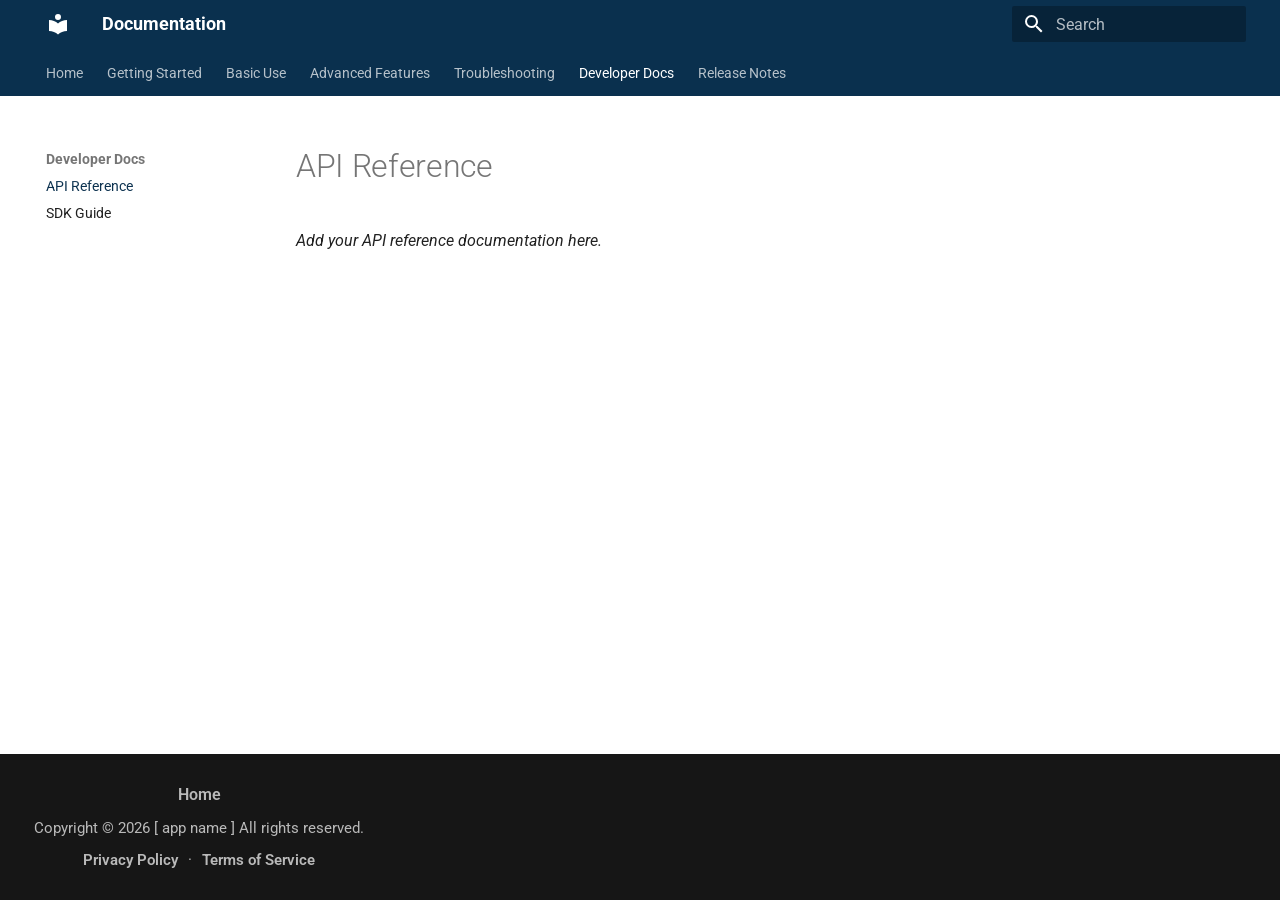
<file: developer/api-reference/index.html>
<!doctype html>
<html lang="en" class="no-js">
  <head>
    
      <meta charset="utf-8">
      <meta name="viewport" content="width=device-width,initial-scale=1">
      
      
      
        <link rel="canonical" href="https://axf504.github.io/Docu_template/developer/api-reference/">
      
      
        <link rel="prev" href="../../troubleshooting/">
      
      
        <link rel="next" href="../sdk/">
      
      
        
      
      
      <link rel="icon" href="../../assets/images/favicon.png">
      <meta name="generator" content="mkdocs-1.6.1, mkdocs-material-9.7.6">
    
    
      
        <title>API Reference - Documentation</title>
      
    
    
      <link rel="stylesheet" href="../../assets/stylesheets/main.484c7ddc.min.css">
      
        
        <link rel="stylesheet" href="../../assets/stylesheets/palette.ab4e12ef.min.css">
      
      


    
    
      
    
    
      
        
        
        <link rel="preconnect" href="https://fonts.gstatic.com" crossorigin>
        <link rel="stylesheet" href="https://fonts.googleapis.com/css?family=Roboto:300,300i,400,400i,700,700i%7CRoboto+Mono:400,400i,700,700i&display=fallback">
        <style>:root{--md-text-font:"Roboto";--md-code-font:"Roboto Mono"}</style>
      
    
    
      <link rel="stylesheet" href="../../stylesheets/extra.css">
    
    <script>__md_scope=new URL("../..",location),__md_hash=e=>[...e].reduce(((e,_)=>(e<<5)-e+_.charCodeAt(0)),0),__md_get=(e,_=localStorage,t=__md_scope)=>JSON.parse(_.getItem(t.pathname+"."+e)),__md_set=(e,_,t=localStorage,a=__md_scope)=>{try{t.setItem(a.pathname+"."+e,JSON.stringify(_))}catch(e){}}</script>
    
      

    
    
  </head>
  
  
    
    
    
    
    
    <body dir="ltr" data-md-color-scheme="default" data-md-color-primary="custom" data-md-color-accent="indigo">
  
    
    <input class="md-toggle" data-md-toggle="drawer" type="checkbox" id="__drawer" autocomplete="off">
    <input class="md-toggle" data-md-toggle="search" type="checkbox" id="__search" autocomplete="off">
    <label class="md-overlay" for="__drawer"></label>
    <div data-md-component="skip">
      
        
        <a href="#api-reference" class="md-skip">
          Skip to content
        </a>
      
    </div>
    <div data-md-component="announce">
      
    </div>
    
    
      

<header class="md-header" data-md-component="header">
  <nav class="md-header__inner md-grid" aria-label="Header">
    <a href="../.." title="Documentation" class="md-header__button md-logo" aria-label="Documentation" data-md-component="logo">
      
  
  <svg xmlns="http://www.w3.org/2000/svg" viewBox="0 0 24 24"><path d="M12 8a3 3 0 0 0 3-3 3 3 0 0 0-3-3 3 3 0 0 0-3 3 3 3 0 0 0 3 3m0 3.54C9.64 9.35 6.5 8 3 8v11c3.5 0 6.64 1.35 9 3.54 2.36-2.19 5.5-3.54 9-3.54V8c-3.5 0-6.64 1.35-9 3.54"/></svg>

    </a>
    <label class="md-header__button md-icon" for="__drawer">
      
      <svg xmlns="http://www.w3.org/2000/svg" viewBox="0 0 24 24"><path d="M3 6h18v2H3zm0 5h18v2H3zm0 5h18v2H3z"/></svg>
    </label>
    <div class="md-header__title" data-md-component="header-title">
      <div class="md-header__ellipsis">
        <div class="md-header__topic">
          <span class="md-ellipsis">
            Documentation
          </span>
        </div>
        <div class="md-header__topic" data-md-component="header-topic">
          <span class="md-ellipsis">
            
              API Reference
            
          </span>
        </div>
      </div>
    </div>
    
      
    
    
    
    
      
      
        <label class="md-header__button md-icon" for="__search">
          
          <svg xmlns="http://www.w3.org/2000/svg" viewBox="0 0 24 24"><path d="M9.5 3A6.5 6.5 0 0 1 16 9.5c0 1.61-.59 3.09-1.56 4.23l.27.27h.79l5 5-1.5 1.5-5-5v-.79l-.27-.27A6.52 6.52 0 0 1 9.5 16 6.5 6.5 0 0 1 3 9.5 6.5 6.5 0 0 1 9.5 3m0 2C7 5 5 7 5 9.5S7 14 9.5 14 14 12 14 9.5 12 5 9.5 5"/></svg>
        </label>
        <div class="md-search" data-md-component="search" role="dialog">
  <label class="md-search__overlay" for="__search"></label>
  <div class="md-search__inner" role="search">
    <form class="md-search__form" name="search">
      <input type="text" class="md-search__input" name="query" aria-label="Search" placeholder="Search" autocapitalize="off" autocorrect="off" autocomplete="off" spellcheck="false" data-md-component="search-query" required>
      <label class="md-search__icon md-icon" for="__search">
        
        <svg xmlns="http://www.w3.org/2000/svg" viewBox="0 0 24 24"><path d="M9.5 3A6.5 6.5 0 0 1 16 9.5c0 1.61-.59 3.09-1.56 4.23l.27.27h.79l5 5-1.5 1.5-5-5v-.79l-.27-.27A6.52 6.52 0 0 1 9.5 16 6.5 6.5 0 0 1 3 9.5 6.5 6.5 0 0 1 9.5 3m0 2C7 5 5 7 5 9.5S7 14 9.5 14 14 12 14 9.5 12 5 9.5 5"/></svg>
        
        <svg xmlns="http://www.w3.org/2000/svg" viewBox="0 0 24 24"><path d="M20 11v2H8l5.5 5.5-1.42 1.42L4.16 12l7.92-7.92L13.5 5.5 8 11z"/></svg>
      </label>
      <nav class="md-search__options" aria-label="Search">
        
        <button type="reset" class="md-search__icon md-icon" title="Clear" aria-label="Clear" tabindex="-1">
          
          <svg xmlns="http://www.w3.org/2000/svg" viewBox="0 0 24 24"><path d="M19 6.41 17.59 5 12 10.59 6.41 5 5 6.41 10.59 12 5 17.59 6.41 19 12 13.41 17.59 19 19 17.59 13.41 12z"/></svg>
        </button>
      </nav>
      
        <div class="md-search__suggest" data-md-component="search-suggest"></div>
      
    </form>
    <div class="md-search__output">
      <div class="md-search__scrollwrap" tabindex="0" data-md-scrollfix>
        <div class="md-search-result" data-md-component="search-result">
          <div class="md-search-result__meta">
            Initializing search
          </div>
          <ol class="md-search-result__list" role="presentation"></ol>
        </div>
      </div>
    </div>
  </div>
</div>
      
    
    
  </nav>
  
</header>
    
    <div class="md-container" data-md-component="container">
      
      
        
          
            
<nav class="md-tabs" aria-label="Tabs" data-md-component="tabs">
  <div class="md-grid">
    <ul class="md-tabs__list">
      
        
  
  
  
  
    <li class="md-tabs__item">
      <a href="../.." class="md-tabs__link">
        
  
  
    
  
  Home

      </a>
    </li>
  

      
        
  
  
  
  
    
    
      <li class="md-tabs__item">
        <a href="../../getting-started/quickstart/" class="md-tabs__link">
          
  
  
  Getting Started

        </a>
      </li>
    
  

      
        
  
  
  
  
    
    
      <li class="md-tabs__item">
        <a href="../../basic-use/send-content/" class="md-tabs__link">
          
  
  
  Basic Use

        </a>
      </li>
    
  

      
        
  
  
  
  
    <li class="md-tabs__item">
      <a href="../../advanced/advanced-features/" class="md-tabs__link">
        
  
  
    
  
  Advanced Features

      </a>
    </li>
  

      
        
  
  
  
  
    <li class="md-tabs__item">
      <a href="../../troubleshooting/" class="md-tabs__link">
        
  
  
    
  
  Troubleshooting

      </a>
    </li>
  

      
        
  
  
  
    
  
  
    
    
      <li class="md-tabs__item md-tabs__item--active">
        <a href="./" class="md-tabs__link">
          
  
  
  Developer Docs

        </a>
      </li>
    
  

      
        
  
  
  
  
    <li class="md-tabs__item">
      <a href="../../release-notes/" class="md-tabs__link">
        
  
  
    
  
  Release Notes

      </a>
    </li>
  

      
    </ul>
  </div>
</nav>
          
        
      
      <main class="md-main" data-md-component="main">
        <div class="md-main__inner md-grid">
          
            
              
              <div class="md-sidebar md-sidebar--primary" data-md-component="sidebar" data-md-type="navigation" >
                <div class="md-sidebar__scrollwrap">
                  <div class="md-sidebar__inner">
                    


  


<nav class="md-nav md-nav--primary md-nav--lifted" aria-label="Navigation" data-md-level="0">
  <label class="md-nav__title" for="__drawer">
    <a href="../.." title="Documentation" class="md-nav__button md-logo" aria-label="Documentation" data-md-component="logo">
      
  
  <svg xmlns="http://www.w3.org/2000/svg" viewBox="0 0 24 24"><path d="M12 8a3 3 0 0 0 3-3 3 3 0 0 0-3-3 3 3 0 0 0-3 3 3 3 0 0 0 3 3m0 3.54C9.64 9.35 6.5 8 3 8v11c3.5 0 6.64 1.35 9 3.54 2.36-2.19 5.5-3.54 9-3.54V8c-3.5 0-6.64 1.35-9 3.54"/></svg>

    </a>
    Documentation
  </label>
  
  <ul class="md-nav__list" data-md-scrollfix>
    
      
      
  
  
  
  
    <li class="md-nav__item">
      <a href="../.." class="md-nav__link">
        
  
  
  <span class="md-ellipsis">
    
  
    Home
  

    
  </span>
  
  

      </a>
    </li>
  

    
      
      
  
  
  
  
    
    
    
    
      
      
        
      
    
    
    <li class="md-nav__item md-nav__item--nested">
      
        
        
        <input class="md-nav__toggle md-toggle " type="checkbox" id="__nav_2" >
        
          
          <label class="md-nav__link" for="__nav_2" id="__nav_2_label" tabindex="0">
            
  
  
  <span class="md-ellipsis">
    
  
    Getting Started
  

    
  </span>
  
  

            <span class="md-nav__icon md-icon"></span>
          </label>
        
        <nav class="md-nav" data-md-level="1" aria-labelledby="__nav_2_label" aria-expanded="false">
          <label class="md-nav__title" for="__nav_2">
            <span class="md-nav__icon md-icon"></span>
            
  
    Getting Started
  

          </label>
          <ul class="md-nav__list" data-md-scrollfix>
            
              
                
  
  
  
  
    <li class="md-nav__item">
      <a href="../../getting-started/quickstart/" class="md-nav__link">
        
  
  
  <span class="md-ellipsis">
    
  
    Quick Start
  

    
  </span>
  
  

      </a>
    </li>
  

              
            
              
                
  
  
  
  
    <li class="md-nav__item">
      <a href="../../getting-started/room-setup/" class="md-nav__link">
        
  
  
  <span class="md-ellipsis">
    
  
    Room Setup
  

    
  </span>
  
  

      </a>
    </li>
  

              
            
          </ul>
        </nav>
      
    </li>
  

    
      
      
  
  
  
  
    
    
    
    
      
      
        
      
    
    
    <li class="md-nav__item md-nav__item--nested">
      
        
        
        <input class="md-nav__toggle md-toggle " type="checkbox" id="__nav_3" >
        
          
          <label class="md-nav__link" for="__nav_3" id="__nav_3_label" tabindex="0">
            
  
  
  <span class="md-ellipsis">
    
  
    Basic Use
  

    
  </span>
  
  

            <span class="md-nav__icon md-icon"></span>
          </label>
        
        <nav class="md-nav" data-md-level="1" aria-labelledby="__nav_3_label" aria-expanded="false">
          <label class="md-nav__title" for="__nav_3">
            <span class="md-nav__icon md-icon"></span>
            
  
    Basic Use
  

          </label>
          <ul class="md-nav__list" data-md-scrollfix>
            
              
                
  
  
  
  
    <li class="md-nav__item">
      <a href="../../basic-use/send-content/" class="md-nav__link">
        
  
  
  <span class="md-ellipsis">
    
  
    Sending Content
  

    
  </span>
  
  

      </a>
    </li>
  

              
            
              
                
  
  
  
  
    <li class="md-nav__item">
      <a href="../../basic-use/anchor-menu/" class="md-nav__link">
        
  
  
  <span class="md-ellipsis">
    
  
    Anchor Menu
  

    
  </span>
  
  

      </a>
    </li>
  

              
            
          </ul>
        </nav>
      
    </li>
  

    
      
      
  
  
  
  
    <li class="md-nav__item">
      <a href="../../advanced/advanced-features/" class="md-nav__link">
        
  
  
  <span class="md-ellipsis">
    
  
    Advanced Features
  

    
  </span>
  
  

      </a>
    </li>
  

    
      
      
  
  
  
  
    <li class="md-nav__item">
      <a href="../../troubleshooting/" class="md-nav__link">
        
  
  
  <span class="md-ellipsis">
    
  
    Troubleshooting
  

    
  </span>
  
  

      </a>
    </li>
  

    
      
      
  
  
    
  
  
  
    
    
    
    
      
        
        
      
      
        
      
    
    
    <li class="md-nav__item md-nav__item--active md-nav__item--section md-nav__item--nested">
      
        
        
        <input class="md-nav__toggle md-toggle " type="checkbox" id="__nav_6" checked>
        
          
          <label class="md-nav__link" for="__nav_6" id="__nav_6_label" tabindex="">
            
  
  
  <span class="md-ellipsis">
    
  
    Developer Docs
  

    
  </span>
  
  

            <span class="md-nav__icon md-icon"></span>
          </label>
        
        <nav class="md-nav" data-md-level="1" aria-labelledby="__nav_6_label" aria-expanded="true">
          <label class="md-nav__title" for="__nav_6">
            <span class="md-nav__icon md-icon"></span>
            
  
    Developer Docs
  

          </label>
          <ul class="md-nav__list" data-md-scrollfix>
            
              
                
  
  
    
  
  
  
    <li class="md-nav__item md-nav__item--active">
      
      <input class="md-nav__toggle md-toggle" type="checkbox" id="__toc">
      
      
        
      
      
      <a href="./" class="md-nav__link md-nav__link--active">
        
  
  
  <span class="md-ellipsis">
    
  
    API Reference
  

    
  </span>
  
  

      </a>
      
    </li>
  

              
            
              
                
  
  
  
  
    <li class="md-nav__item">
      <a href="../sdk/" class="md-nav__link">
        
  
  
  <span class="md-ellipsis">
    
  
    SDK Guide
  

    
  </span>
  
  

      </a>
    </li>
  

              
            
          </ul>
        </nav>
      
    </li>
  

    
      
      
  
  
  
  
    <li class="md-nav__item">
      <a href="../../release-notes/" class="md-nav__link">
        
  
  
  <span class="md-ellipsis">
    
  
    Release Notes
  

    
  </span>
  
  

      </a>
    </li>
  

    
  </ul>
</nav>
                  </div>
                </div>
              </div>
            
            
              
              <div class="md-sidebar md-sidebar--secondary" data-md-component="sidebar" data-md-type="toc" >
                <div class="md-sidebar__scrollwrap">
                  <div class="md-sidebar__inner">
                    

<nav class="md-nav md-nav--secondary" aria-label="Table of contents">
  
  
  
    
  
  
</nav>
                  </div>
                </div>
              </div>
            
          
          
            <div class="md-content" data-md-component="content">
              
              <article class="md-content__inner md-typeset">
                
                  



<h1 id="api-reference">API Reference</h1>
<p><em>Add your API reference documentation here.</em></p>












                
              </article>
            </div>
          
          
<script>var target=document.getElementById(location.hash.slice(1));target&&target.name&&(target.checked=target.name.startsWith("__tabbed_"))</script>
        </div>
        
      </main>
      
        <footer class="md-footer">
  <div class="md-footer-meta md-typeset">
    <div class="md-footer-meta__inner md-grid">
      <div class="custom-footer">
        <a href="#" target="_blank" rel="noopener">Home</a>
        <p>Copyright &copy; 2026 [ app name ] All rights reserved.</p>
        <nav class="custom-footer__links">
          <a href="#">Privacy Policy</a>
          <span>&middot;</span>
          <a href="#">Terms of Service</a>
        </nav>
      </div>
    </div>
  </div>
</footer>
      
    </div>
    <div class="md-dialog" data-md-component="dialog">
      <div class="md-dialog__inner md-typeset"></div>
    </div>
    
    
    
      
      
      <script id="__config" type="application/json">{"annotate": null, "base": "../..", "features": ["navigation.tabs", "navigation.sections", "search.suggest"], "search": "../../assets/javascripts/workers/search.2c215733.min.js", "tags": null, "translations": {"clipboard.copied": "Copied to clipboard", "clipboard.copy": "Copy to clipboard", "search.result.more.one": "1 more on this page", "search.result.more.other": "# more on this page", "search.result.none": "No matching documents", "search.result.one": "1 matching document", "search.result.other": "# matching documents", "search.result.placeholder": "Type to start searching", "search.result.term.missing": "Missing", "select.version": "Select version"}, "version": null}</script>
    
    
      <script src="../../assets/javascripts/bundle.79ae519e.min.js"></script>
      
    
  </body>
</html>
</file>
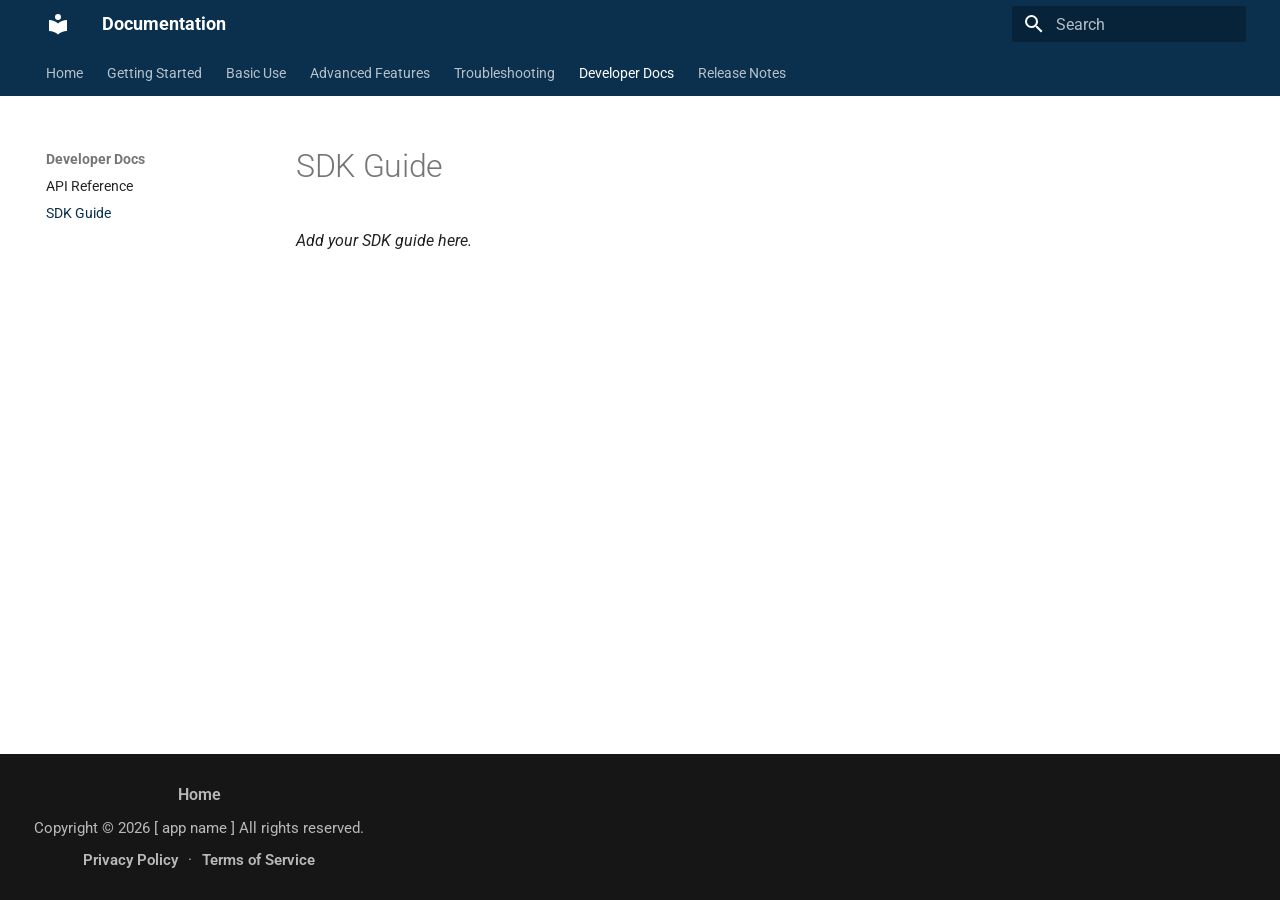
<file: developer/sdk/index.html>
<!doctype html>
<html lang="en" class="no-js">
  <head>
    
      <meta charset="utf-8">
      <meta name="viewport" content="width=device-width,initial-scale=1">
      
      
      
        <link rel="canonical" href="https://axf504.github.io/Docu_template/developer/sdk/">
      
      
        <link rel="prev" href="../api-reference/">
      
      
        <link rel="next" href="../../release-notes/">
      
      
        
      
      
      <link rel="icon" href="../../assets/images/favicon.png">
      <meta name="generator" content="mkdocs-1.6.1, mkdocs-material-9.7.6">
    
    
      
        <title>SDK Guide - Documentation</title>
      
    
    
      <link rel="stylesheet" href="../../assets/stylesheets/main.484c7ddc.min.css">
      
        
        <link rel="stylesheet" href="../../assets/stylesheets/palette.ab4e12ef.min.css">
      
      


    
    
      
    
    
      
        
        
        <link rel="preconnect" href="https://fonts.gstatic.com" crossorigin>
        <link rel="stylesheet" href="https://fonts.googleapis.com/css?family=Roboto:300,300i,400,400i,700,700i%7CRoboto+Mono:400,400i,700,700i&display=fallback">
        <style>:root{--md-text-font:"Roboto";--md-code-font:"Roboto Mono"}</style>
      
    
    
      <link rel="stylesheet" href="../../stylesheets/extra.css">
    
    <script>__md_scope=new URL("../..",location),__md_hash=e=>[...e].reduce(((e,_)=>(e<<5)-e+_.charCodeAt(0)),0),__md_get=(e,_=localStorage,t=__md_scope)=>JSON.parse(_.getItem(t.pathname+"."+e)),__md_set=(e,_,t=localStorage,a=__md_scope)=>{try{t.setItem(a.pathname+"."+e,JSON.stringify(_))}catch(e){}}</script>
    
      

    
    
  </head>
  
  
    
    
    
    
    
    <body dir="ltr" data-md-color-scheme="default" data-md-color-primary="custom" data-md-color-accent="indigo">
  
    
    <input class="md-toggle" data-md-toggle="drawer" type="checkbox" id="__drawer" autocomplete="off">
    <input class="md-toggle" data-md-toggle="search" type="checkbox" id="__search" autocomplete="off">
    <label class="md-overlay" for="__drawer"></label>
    <div data-md-component="skip">
      
        
        <a href="#sdk-guide" class="md-skip">
          Skip to content
        </a>
      
    </div>
    <div data-md-component="announce">
      
    </div>
    
    
      

<header class="md-header" data-md-component="header">
  <nav class="md-header__inner md-grid" aria-label="Header">
    <a href="../.." title="Documentation" class="md-header__button md-logo" aria-label="Documentation" data-md-component="logo">
      
  
  <svg xmlns="http://www.w3.org/2000/svg" viewBox="0 0 24 24"><path d="M12 8a3 3 0 0 0 3-3 3 3 0 0 0-3-3 3 3 0 0 0-3 3 3 3 0 0 0 3 3m0 3.54C9.64 9.35 6.5 8 3 8v11c3.5 0 6.64 1.35 9 3.54 2.36-2.19 5.5-3.54 9-3.54V8c-3.5 0-6.64 1.35-9 3.54"/></svg>

    </a>
    <label class="md-header__button md-icon" for="__drawer">
      
      <svg xmlns="http://www.w3.org/2000/svg" viewBox="0 0 24 24"><path d="M3 6h18v2H3zm0 5h18v2H3zm0 5h18v2H3z"/></svg>
    </label>
    <div class="md-header__title" data-md-component="header-title">
      <div class="md-header__ellipsis">
        <div class="md-header__topic">
          <span class="md-ellipsis">
            Documentation
          </span>
        </div>
        <div class="md-header__topic" data-md-component="header-topic">
          <span class="md-ellipsis">
            
              SDK Guide
            
          </span>
        </div>
      </div>
    </div>
    
      
    
    
    
    
      
      
        <label class="md-header__button md-icon" for="__search">
          
          <svg xmlns="http://www.w3.org/2000/svg" viewBox="0 0 24 24"><path d="M9.5 3A6.5 6.5 0 0 1 16 9.5c0 1.61-.59 3.09-1.56 4.23l.27.27h.79l5 5-1.5 1.5-5-5v-.79l-.27-.27A6.52 6.52 0 0 1 9.5 16 6.5 6.5 0 0 1 3 9.5 6.5 6.5 0 0 1 9.5 3m0 2C7 5 5 7 5 9.5S7 14 9.5 14 14 12 14 9.5 12 5 9.5 5"/></svg>
        </label>
        <div class="md-search" data-md-component="search" role="dialog">
  <label class="md-search__overlay" for="__search"></label>
  <div class="md-search__inner" role="search">
    <form class="md-search__form" name="search">
      <input type="text" class="md-search__input" name="query" aria-label="Search" placeholder="Search" autocapitalize="off" autocorrect="off" autocomplete="off" spellcheck="false" data-md-component="search-query" required>
      <label class="md-search__icon md-icon" for="__search">
        
        <svg xmlns="http://www.w3.org/2000/svg" viewBox="0 0 24 24"><path d="M9.5 3A6.5 6.5 0 0 1 16 9.5c0 1.61-.59 3.09-1.56 4.23l.27.27h.79l5 5-1.5 1.5-5-5v-.79l-.27-.27A6.52 6.52 0 0 1 9.5 16 6.5 6.5 0 0 1 3 9.5 6.5 6.5 0 0 1 9.5 3m0 2C7 5 5 7 5 9.5S7 14 9.5 14 14 12 14 9.5 12 5 9.5 5"/></svg>
        
        <svg xmlns="http://www.w3.org/2000/svg" viewBox="0 0 24 24"><path d="M20 11v2H8l5.5 5.5-1.42 1.42L4.16 12l7.92-7.92L13.5 5.5 8 11z"/></svg>
      </label>
      <nav class="md-search__options" aria-label="Search">
        
        <button type="reset" class="md-search__icon md-icon" title="Clear" aria-label="Clear" tabindex="-1">
          
          <svg xmlns="http://www.w3.org/2000/svg" viewBox="0 0 24 24"><path d="M19 6.41 17.59 5 12 10.59 6.41 5 5 6.41 10.59 12 5 17.59 6.41 19 12 13.41 17.59 19 19 17.59 13.41 12z"/></svg>
        </button>
      </nav>
      
        <div class="md-search__suggest" data-md-component="search-suggest"></div>
      
    </form>
    <div class="md-search__output">
      <div class="md-search__scrollwrap" tabindex="0" data-md-scrollfix>
        <div class="md-search-result" data-md-component="search-result">
          <div class="md-search-result__meta">
            Initializing search
          </div>
          <ol class="md-search-result__list" role="presentation"></ol>
        </div>
      </div>
    </div>
  </div>
</div>
      
    
    
  </nav>
  
</header>
    
    <div class="md-container" data-md-component="container">
      
      
        
          
            
<nav class="md-tabs" aria-label="Tabs" data-md-component="tabs">
  <div class="md-grid">
    <ul class="md-tabs__list">
      
        
  
  
  
  
    <li class="md-tabs__item">
      <a href="../.." class="md-tabs__link">
        
  
  
    
  
  Home

      </a>
    </li>
  

      
        
  
  
  
  
    
    
      <li class="md-tabs__item">
        <a href="../../getting-started/quickstart/" class="md-tabs__link">
          
  
  
  Getting Started

        </a>
      </li>
    
  

      
        
  
  
  
  
    
    
      <li class="md-tabs__item">
        <a href="../../basic-use/send-content/" class="md-tabs__link">
          
  
  
  Basic Use

        </a>
      </li>
    
  

      
        
  
  
  
  
    <li class="md-tabs__item">
      <a href="../../advanced/advanced-features/" class="md-tabs__link">
        
  
  
    
  
  Advanced Features

      </a>
    </li>
  

      
        
  
  
  
  
    <li class="md-tabs__item">
      <a href="../../troubleshooting/" class="md-tabs__link">
        
  
  
    
  
  Troubleshooting

      </a>
    </li>
  

      
        
  
  
  
    
  
  
    
    
      <li class="md-tabs__item md-tabs__item--active">
        <a href="../api-reference/" class="md-tabs__link">
          
  
  
  Developer Docs

        </a>
      </li>
    
  

      
        
  
  
  
  
    <li class="md-tabs__item">
      <a href="../../release-notes/" class="md-tabs__link">
        
  
  
    
  
  Release Notes

      </a>
    </li>
  

      
    </ul>
  </div>
</nav>
          
        
      
      <main class="md-main" data-md-component="main">
        <div class="md-main__inner md-grid">
          
            
              
              <div class="md-sidebar md-sidebar--primary" data-md-component="sidebar" data-md-type="navigation" >
                <div class="md-sidebar__scrollwrap">
                  <div class="md-sidebar__inner">
                    


  


<nav class="md-nav md-nav--primary md-nav--lifted" aria-label="Navigation" data-md-level="0">
  <label class="md-nav__title" for="__drawer">
    <a href="../.." title="Documentation" class="md-nav__button md-logo" aria-label="Documentation" data-md-component="logo">
      
  
  <svg xmlns="http://www.w3.org/2000/svg" viewBox="0 0 24 24"><path d="M12 8a3 3 0 0 0 3-3 3 3 0 0 0-3-3 3 3 0 0 0-3 3 3 3 0 0 0 3 3m0 3.54C9.64 9.35 6.5 8 3 8v11c3.5 0 6.64 1.35 9 3.54 2.36-2.19 5.5-3.54 9-3.54V8c-3.5 0-6.64 1.35-9 3.54"/></svg>

    </a>
    Documentation
  </label>
  
  <ul class="md-nav__list" data-md-scrollfix>
    
      
      
  
  
  
  
    <li class="md-nav__item">
      <a href="../.." class="md-nav__link">
        
  
  
  <span class="md-ellipsis">
    
  
    Home
  

    
  </span>
  
  

      </a>
    </li>
  

    
      
      
  
  
  
  
    
    
    
    
      
      
        
      
    
    
    <li class="md-nav__item md-nav__item--nested">
      
        
        
        <input class="md-nav__toggle md-toggle " type="checkbox" id="__nav_2" >
        
          
          <label class="md-nav__link" for="__nav_2" id="__nav_2_label" tabindex="0">
            
  
  
  <span class="md-ellipsis">
    
  
    Getting Started
  

    
  </span>
  
  

            <span class="md-nav__icon md-icon"></span>
          </label>
        
        <nav class="md-nav" data-md-level="1" aria-labelledby="__nav_2_label" aria-expanded="false">
          <label class="md-nav__title" for="__nav_2">
            <span class="md-nav__icon md-icon"></span>
            
  
    Getting Started
  

          </label>
          <ul class="md-nav__list" data-md-scrollfix>
            
              
                
  
  
  
  
    <li class="md-nav__item">
      <a href="../../getting-started/quickstart/" class="md-nav__link">
        
  
  
  <span class="md-ellipsis">
    
  
    Quick Start
  

    
  </span>
  
  

      </a>
    </li>
  

              
            
              
                
  
  
  
  
    <li class="md-nav__item">
      <a href="../../getting-started/room-setup/" class="md-nav__link">
        
  
  
  <span class="md-ellipsis">
    
  
    Room Setup
  

    
  </span>
  
  

      </a>
    </li>
  

              
            
          </ul>
        </nav>
      
    </li>
  

    
      
      
  
  
  
  
    
    
    
    
      
      
        
      
    
    
    <li class="md-nav__item md-nav__item--nested">
      
        
        
        <input class="md-nav__toggle md-toggle " type="checkbox" id="__nav_3" >
        
          
          <label class="md-nav__link" for="__nav_3" id="__nav_3_label" tabindex="0">
            
  
  
  <span class="md-ellipsis">
    
  
    Basic Use
  

    
  </span>
  
  

            <span class="md-nav__icon md-icon"></span>
          </label>
        
        <nav class="md-nav" data-md-level="1" aria-labelledby="__nav_3_label" aria-expanded="false">
          <label class="md-nav__title" for="__nav_3">
            <span class="md-nav__icon md-icon"></span>
            
  
    Basic Use
  

          </label>
          <ul class="md-nav__list" data-md-scrollfix>
            
              
                
  
  
  
  
    <li class="md-nav__item">
      <a href="../../basic-use/send-content/" class="md-nav__link">
        
  
  
  <span class="md-ellipsis">
    
  
    Sending Content
  

    
  </span>
  
  

      </a>
    </li>
  

              
            
              
                
  
  
  
  
    <li class="md-nav__item">
      <a href="../../basic-use/anchor-menu/" class="md-nav__link">
        
  
  
  <span class="md-ellipsis">
    
  
    Anchor Menu
  

    
  </span>
  
  

      </a>
    </li>
  

              
            
          </ul>
        </nav>
      
    </li>
  

    
      
      
  
  
  
  
    <li class="md-nav__item">
      <a href="../../advanced/advanced-features/" class="md-nav__link">
        
  
  
  <span class="md-ellipsis">
    
  
    Advanced Features
  

    
  </span>
  
  

      </a>
    </li>
  

    
      
      
  
  
  
  
    <li class="md-nav__item">
      <a href="../../troubleshooting/" class="md-nav__link">
        
  
  
  <span class="md-ellipsis">
    
  
    Troubleshooting
  

    
  </span>
  
  

      </a>
    </li>
  

    
      
      
  
  
    
  
  
  
    
    
    
    
      
        
        
      
      
        
      
    
    
    <li class="md-nav__item md-nav__item--active md-nav__item--section md-nav__item--nested">
      
        
        
        <input class="md-nav__toggle md-toggle " type="checkbox" id="__nav_6" checked>
        
          
          <label class="md-nav__link" for="__nav_6" id="__nav_6_label" tabindex="">
            
  
  
  <span class="md-ellipsis">
    
  
    Developer Docs
  

    
  </span>
  
  

            <span class="md-nav__icon md-icon"></span>
          </label>
        
        <nav class="md-nav" data-md-level="1" aria-labelledby="__nav_6_label" aria-expanded="true">
          <label class="md-nav__title" for="__nav_6">
            <span class="md-nav__icon md-icon"></span>
            
  
    Developer Docs
  

          </label>
          <ul class="md-nav__list" data-md-scrollfix>
            
              
                
  
  
  
  
    <li class="md-nav__item">
      <a href="../api-reference/" class="md-nav__link">
        
  
  
  <span class="md-ellipsis">
    
  
    API Reference
  

    
  </span>
  
  

      </a>
    </li>
  

              
            
              
                
  
  
    
  
  
  
    <li class="md-nav__item md-nav__item--active">
      
      <input class="md-nav__toggle md-toggle" type="checkbox" id="__toc">
      
      
        
      
      
      <a href="./" class="md-nav__link md-nav__link--active">
        
  
  
  <span class="md-ellipsis">
    
  
    SDK Guide
  

    
  </span>
  
  

      </a>
      
    </li>
  

              
            
          </ul>
        </nav>
      
    </li>
  

    
      
      
  
  
  
  
    <li class="md-nav__item">
      <a href="../../release-notes/" class="md-nav__link">
        
  
  
  <span class="md-ellipsis">
    
  
    Release Notes
  

    
  </span>
  
  

      </a>
    </li>
  

    
  </ul>
</nav>
                  </div>
                </div>
              </div>
            
            
              
              <div class="md-sidebar md-sidebar--secondary" data-md-component="sidebar" data-md-type="toc" >
                <div class="md-sidebar__scrollwrap">
                  <div class="md-sidebar__inner">
                    

<nav class="md-nav md-nav--secondary" aria-label="Table of contents">
  
  
  
    
  
  
</nav>
                  </div>
                </div>
              </div>
            
          
          
            <div class="md-content" data-md-component="content">
              
              <article class="md-content__inner md-typeset">
                
                  



<h1 id="sdk-guide">SDK Guide</h1>
<p><em>Add your SDK guide here.</em></p>












                
              </article>
            </div>
          
          
<script>var target=document.getElementById(location.hash.slice(1));target&&target.name&&(target.checked=target.name.startsWith("__tabbed_"))</script>
        </div>
        
      </main>
      
        <footer class="md-footer">
  <div class="md-footer-meta md-typeset">
    <div class="md-footer-meta__inner md-grid">
      <div class="custom-footer">
        <a href="#" target="_blank" rel="noopener">Home</a>
        <p>Copyright &copy; 2026 [ app name ] All rights reserved.</p>
        <nav class="custom-footer__links">
          <a href="#">Privacy Policy</a>
          <span>&middot;</span>
          <a href="#">Terms of Service</a>
        </nav>
      </div>
    </div>
  </div>
</footer>
      
    </div>
    <div class="md-dialog" data-md-component="dialog">
      <div class="md-dialog__inner md-typeset"></div>
    </div>
    
    
    
      
      
      <script id="__config" type="application/json">{"annotate": null, "base": "../..", "features": ["navigation.tabs", "navigation.sections", "search.suggest"], "search": "../../assets/javascripts/workers/search.2c215733.min.js", "tags": null, "translations": {"clipboard.copied": "Copied to clipboard", "clipboard.copy": "Copy to clipboard", "search.result.more.one": "1 more on this page", "search.result.more.other": "# more on this page", "search.result.none": "No matching documents", "search.result.one": "1 matching document", "search.result.other": "# matching documents", "search.result.placeholder": "Type to start searching", "search.result.term.missing": "Missing", "select.version": "Select version"}, "version": null}</script>
    
    
      <script src="../../assets/javascripts/bundle.79ae519e.min.js"></script>
      
    
  </body>
</html>
</file>
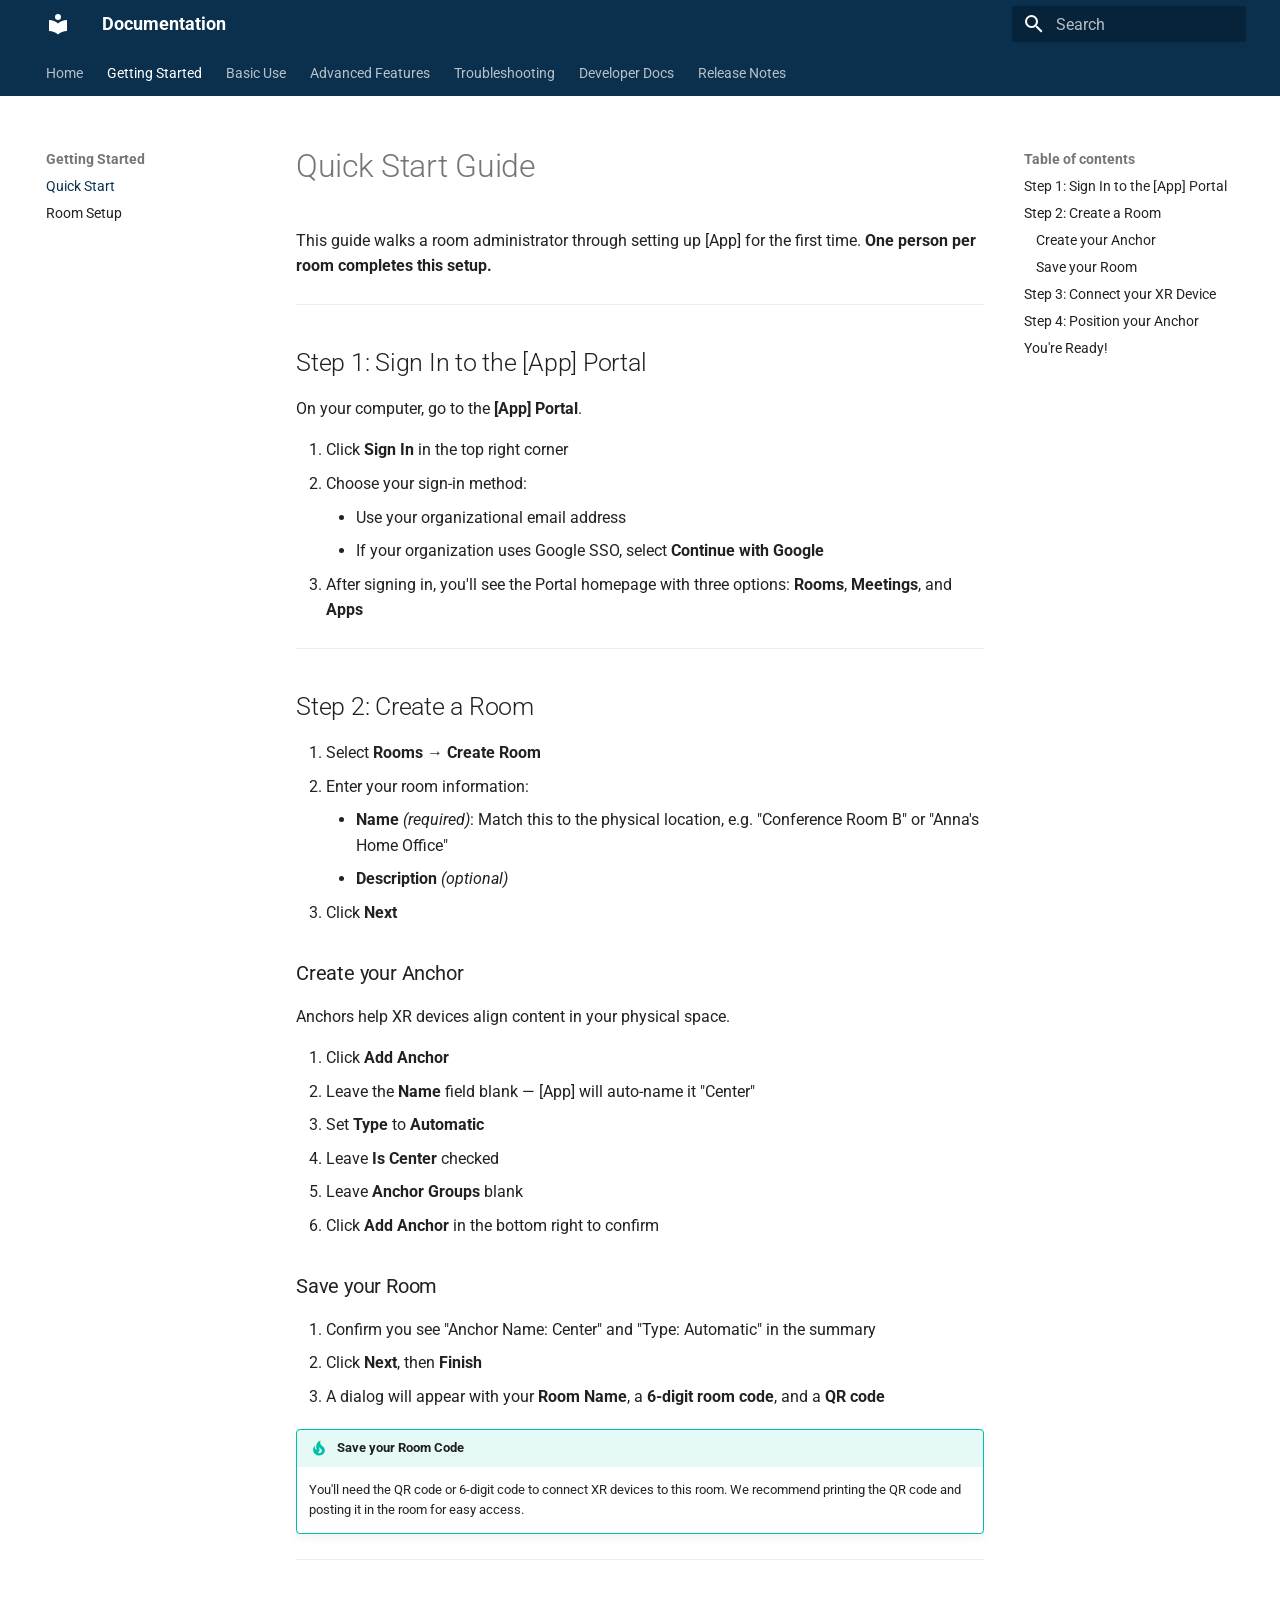
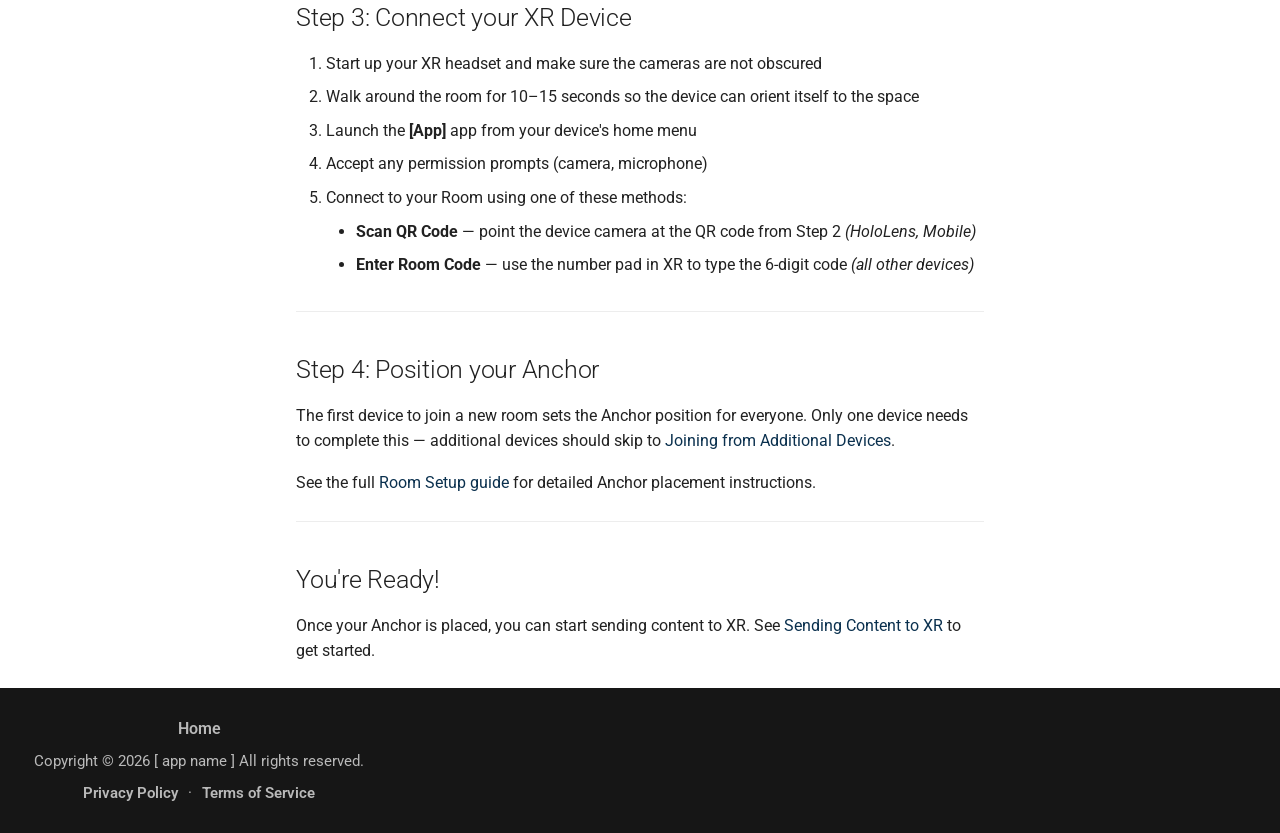
<file: getting-started/quickstart/index.html>
<!doctype html>
<html lang="en" class="no-js">
  <head>
    
      <meta charset="utf-8">
      <meta name="viewport" content="width=device-width,initial-scale=1">
      
      
      
        <link rel="canonical" href="https://axf504.github.io/Docu_template/getting-started/quickstart/">
      
      
        <link rel="prev" href="../..">
      
      
        <link rel="next" href="../room-setup/">
      
      
        
      
      
      <link rel="icon" href="../../assets/images/favicon.png">
      <meta name="generator" content="mkdocs-1.6.1, mkdocs-material-9.7.6">
    
    
      
        <title>Quick Start - Documentation</title>
      
    
    
      <link rel="stylesheet" href="../../assets/stylesheets/main.484c7ddc.min.css">
      
        
        <link rel="stylesheet" href="../../assets/stylesheets/palette.ab4e12ef.min.css">
      
      


    
    
      
    
    
      
        
        
        <link rel="preconnect" href="https://fonts.gstatic.com" crossorigin>
        <link rel="stylesheet" href="https://fonts.googleapis.com/css?family=Roboto:300,300i,400,400i,700,700i%7CRoboto+Mono:400,400i,700,700i&display=fallback">
        <style>:root{--md-text-font:"Roboto";--md-code-font:"Roboto Mono"}</style>
      
    
    
      <link rel="stylesheet" href="../../stylesheets/extra.css">
    
    <script>__md_scope=new URL("../..",location),__md_hash=e=>[...e].reduce(((e,_)=>(e<<5)-e+_.charCodeAt(0)),0),__md_get=(e,_=localStorage,t=__md_scope)=>JSON.parse(_.getItem(t.pathname+"."+e)),__md_set=(e,_,t=localStorage,a=__md_scope)=>{try{t.setItem(a.pathname+"."+e,JSON.stringify(_))}catch(e){}}</script>
    
      

    
    
  </head>
  
  
    
    
    
    
    
    <body dir="ltr" data-md-color-scheme="default" data-md-color-primary="custom" data-md-color-accent="indigo">
  
    
    <input class="md-toggle" data-md-toggle="drawer" type="checkbox" id="__drawer" autocomplete="off">
    <input class="md-toggle" data-md-toggle="search" type="checkbox" id="__search" autocomplete="off">
    <label class="md-overlay" for="__drawer"></label>
    <div data-md-component="skip">
      
        
        <a href="#quick-start-guide" class="md-skip">
          Skip to content
        </a>
      
    </div>
    <div data-md-component="announce">
      
    </div>
    
    
      

<header class="md-header" data-md-component="header">
  <nav class="md-header__inner md-grid" aria-label="Header">
    <a href="../.." title="Documentation" class="md-header__button md-logo" aria-label="Documentation" data-md-component="logo">
      
  
  <svg xmlns="http://www.w3.org/2000/svg" viewBox="0 0 24 24"><path d="M12 8a3 3 0 0 0 3-3 3 3 0 0 0-3-3 3 3 0 0 0-3 3 3 3 0 0 0 3 3m0 3.54C9.64 9.35 6.5 8 3 8v11c3.5 0 6.64 1.35 9 3.54 2.36-2.19 5.5-3.54 9-3.54V8c-3.5 0-6.64 1.35-9 3.54"/></svg>

    </a>
    <label class="md-header__button md-icon" for="__drawer">
      
      <svg xmlns="http://www.w3.org/2000/svg" viewBox="0 0 24 24"><path d="M3 6h18v2H3zm0 5h18v2H3zm0 5h18v2H3z"/></svg>
    </label>
    <div class="md-header__title" data-md-component="header-title">
      <div class="md-header__ellipsis">
        <div class="md-header__topic">
          <span class="md-ellipsis">
            Documentation
          </span>
        </div>
        <div class="md-header__topic" data-md-component="header-topic">
          <span class="md-ellipsis">
            
              Quick Start
            
          </span>
        </div>
      </div>
    </div>
    
      
    
    
    
    
      
      
        <label class="md-header__button md-icon" for="__search">
          
          <svg xmlns="http://www.w3.org/2000/svg" viewBox="0 0 24 24"><path d="M9.5 3A6.5 6.5 0 0 1 16 9.5c0 1.61-.59 3.09-1.56 4.23l.27.27h.79l5 5-1.5 1.5-5-5v-.79l-.27-.27A6.52 6.52 0 0 1 9.5 16 6.5 6.5 0 0 1 3 9.5 6.5 6.5 0 0 1 9.5 3m0 2C7 5 5 7 5 9.5S7 14 9.5 14 14 12 14 9.5 12 5 9.5 5"/></svg>
        </label>
        <div class="md-search" data-md-component="search" role="dialog">
  <label class="md-search__overlay" for="__search"></label>
  <div class="md-search__inner" role="search">
    <form class="md-search__form" name="search">
      <input type="text" class="md-search__input" name="query" aria-label="Search" placeholder="Search" autocapitalize="off" autocorrect="off" autocomplete="off" spellcheck="false" data-md-component="search-query" required>
      <label class="md-search__icon md-icon" for="__search">
        
        <svg xmlns="http://www.w3.org/2000/svg" viewBox="0 0 24 24"><path d="M9.5 3A6.5 6.5 0 0 1 16 9.5c0 1.61-.59 3.09-1.56 4.23l.27.27h.79l5 5-1.5 1.5-5-5v-.79l-.27-.27A6.52 6.52 0 0 1 9.5 16 6.5 6.5 0 0 1 3 9.5 6.5 6.5 0 0 1 9.5 3m0 2C7 5 5 7 5 9.5S7 14 9.5 14 14 12 14 9.5 12 5 9.5 5"/></svg>
        
        <svg xmlns="http://www.w3.org/2000/svg" viewBox="0 0 24 24"><path d="M20 11v2H8l5.5 5.5-1.42 1.42L4.16 12l7.92-7.92L13.5 5.5 8 11z"/></svg>
      </label>
      <nav class="md-search__options" aria-label="Search">
        
        <button type="reset" class="md-search__icon md-icon" title="Clear" aria-label="Clear" tabindex="-1">
          
          <svg xmlns="http://www.w3.org/2000/svg" viewBox="0 0 24 24"><path d="M19 6.41 17.59 5 12 10.59 6.41 5 5 6.41 10.59 12 5 17.59 6.41 19 12 13.41 17.59 19 19 17.59 13.41 12z"/></svg>
        </button>
      </nav>
      
        <div class="md-search__suggest" data-md-component="search-suggest"></div>
      
    </form>
    <div class="md-search__output">
      <div class="md-search__scrollwrap" tabindex="0" data-md-scrollfix>
        <div class="md-search-result" data-md-component="search-result">
          <div class="md-search-result__meta">
            Initializing search
          </div>
          <ol class="md-search-result__list" role="presentation"></ol>
        </div>
      </div>
    </div>
  </div>
</div>
      
    
    
  </nav>
  
</header>
    
    <div class="md-container" data-md-component="container">
      
      
        
          
            
<nav class="md-tabs" aria-label="Tabs" data-md-component="tabs">
  <div class="md-grid">
    <ul class="md-tabs__list">
      
        
  
  
  
  
    <li class="md-tabs__item">
      <a href="../.." class="md-tabs__link">
        
  
  
    
  
  Home

      </a>
    </li>
  

      
        
  
  
  
    
  
  
    
    
      <li class="md-tabs__item md-tabs__item--active">
        <a href="./" class="md-tabs__link">
          
  
  
  Getting Started

        </a>
      </li>
    
  

      
        
  
  
  
  
    
    
      <li class="md-tabs__item">
        <a href="../../basic-use/send-content/" class="md-tabs__link">
          
  
  
  Basic Use

        </a>
      </li>
    
  

      
        
  
  
  
  
    <li class="md-tabs__item">
      <a href="../../advanced/advanced-features/" class="md-tabs__link">
        
  
  
    
  
  Advanced Features

      </a>
    </li>
  

      
        
  
  
  
  
    <li class="md-tabs__item">
      <a href="../../troubleshooting/" class="md-tabs__link">
        
  
  
    
  
  Troubleshooting

      </a>
    </li>
  

      
        
  
  
  
  
    
    
      <li class="md-tabs__item">
        <a href="../../developer/api-reference/" class="md-tabs__link">
          
  
  
  Developer Docs

        </a>
      </li>
    
  

      
        
  
  
  
  
    <li class="md-tabs__item">
      <a href="../../release-notes/" class="md-tabs__link">
        
  
  
    
  
  Release Notes

      </a>
    </li>
  

      
    </ul>
  </div>
</nav>
          
        
      
      <main class="md-main" data-md-component="main">
        <div class="md-main__inner md-grid">
          
            
              
              <div class="md-sidebar md-sidebar--primary" data-md-component="sidebar" data-md-type="navigation" >
                <div class="md-sidebar__scrollwrap">
                  <div class="md-sidebar__inner">
                    


  


<nav class="md-nav md-nav--primary md-nav--lifted" aria-label="Navigation" data-md-level="0">
  <label class="md-nav__title" for="__drawer">
    <a href="../.." title="Documentation" class="md-nav__button md-logo" aria-label="Documentation" data-md-component="logo">
      
  
  <svg xmlns="http://www.w3.org/2000/svg" viewBox="0 0 24 24"><path d="M12 8a3 3 0 0 0 3-3 3 3 0 0 0-3-3 3 3 0 0 0-3 3 3 3 0 0 0 3 3m0 3.54C9.64 9.35 6.5 8 3 8v11c3.5 0 6.64 1.35 9 3.54 2.36-2.19 5.5-3.54 9-3.54V8c-3.5 0-6.64 1.35-9 3.54"/></svg>

    </a>
    Documentation
  </label>
  
  <ul class="md-nav__list" data-md-scrollfix>
    
      
      
  
  
  
  
    <li class="md-nav__item">
      <a href="../.." class="md-nav__link">
        
  
  
  <span class="md-ellipsis">
    
  
    Home
  

    
  </span>
  
  

      </a>
    </li>
  

    
      
      
  
  
    
  
  
  
    
    
    
    
      
        
        
      
      
        
      
    
    
    <li class="md-nav__item md-nav__item--active md-nav__item--section md-nav__item--nested">
      
        
        
        <input class="md-nav__toggle md-toggle " type="checkbox" id="__nav_2" checked>
        
          
          <label class="md-nav__link" for="__nav_2" id="__nav_2_label" tabindex="">
            
  
  
  <span class="md-ellipsis">
    
  
    Getting Started
  

    
  </span>
  
  

            <span class="md-nav__icon md-icon"></span>
          </label>
        
        <nav class="md-nav" data-md-level="1" aria-labelledby="__nav_2_label" aria-expanded="true">
          <label class="md-nav__title" for="__nav_2">
            <span class="md-nav__icon md-icon"></span>
            
  
    Getting Started
  

          </label>
          <ul class="md-nav__list" data-md-scrollfix>
            
              
                
  
  
    
  
  
  
    <li class="md-nav__item md-nav__item--active">
      
      <input class="md-nav__toggle md-toggle" type="checkbox" id="__toc">
      
      
        
      
      
        <label class="md-nav__link md-nav__link--active" for="__toc">
          
  
  
  <span class="md-ellipsis">
    
  
    Quick Start
  

    
  </span>
  
  

          <span class="md-nav__icon md-icon"></span>
        </label>
      
      <a href="./" class="md-nav__link md-nav__link--active">
        
  
  
  <span class="md-ellipsis">
    
  
    Quick Start
  

    
  </span>
  
  

      </a>
      
        

<nav class="md-nav md-nav--secondary" aria-label="Table of contents">
  
  
  
    
  
  
    <label class="md-nav__title" for="__toc">
      <span class="md-nav__icon md-icon"></span>
      Table of contents
    </label>
    <ul class="md-nav__list" data-md-component="toc" data-md-scrollfix>
      
        <li class="md-nav__item">
  <a href="#step-1-sign-in-to-the-app-portal" class="md-nav__link">
    <span class="md-ellipsis">
      
        Step 1: Sign In to the [App] Portal
      
    </span>
  </a>
  
</li>
      
        <li class="md-nav__item">
  <a href="#step-2-create-a-room" class="md-nav__link">
    <span class="md-ellipsis">
      
        Step 2: Create a Room
      
    </span>
  </a>
  
    <nav class="md-nav" aria-label="Step 2: Create a Room">
      <ul class="md-nav__list">
        
          <li class="md-nav__item">
  <a href="#create-your-anchor" class="md-nav__link">
    <span class="md-ellipsis">
      
        Create your Anchor
      
    </span>
  </a>
  
</li>
        
          <li class="md-nav__item">
  <a href="#save-your-room" class="md-nav__link">
    <span class="md-ellipsis">
      
        Save your Room
      
    </span>
  </a>
  
</li>
        
      </ul>
    </nav>
  
</li>
      
        <li class="md-nav__item">
  <a href="#step-3-connect-your-xr-device" class="md-nav__link">
    <span class="md-ellipsis">
      
        Step 3: Connect your XR Device
      
    </span>
  </a>
  
</li>
      
        <li class="md-nav__item">
  <a href="#step-4-position-your-anchor" class="md-nav__link">
    <span class="md-ellipsis">
      
        Step 4: Position your Anchor
      
    </span>
  </a>
  
</li>
      
        <li class="md-nav__item">
  <a href="#youre-ready" class="md-nav__link">
    <span class="md-ellipsis">
      
        You're Ready!
      
    </span>
  </a>
  
</li>
      
    </ul>
  
</nav>
      
    </li>
  

              
            
              
                
  
  
  
  
    <li class="md-nav__item">
      <a href="../room-setup/" class="md-nav__link">
        
  
  
  <span class="md-ellipsis">
    
  
    Room Setup
  

    
  </span>
  
  

      </a>
    </li>
  

              
            
          </ul>
        </nav>
      
    </li>
  

    
      
      
  
  
  
  
    
    
    
    
      
      
        
      
    
    
    <li class="md-nav__item md-nav__item--nested">
      
        
        
        <input class="md-nav__toggle md-toggle " type="checkbox" id="__nav_3" >
        
          
          <label class="md-nav__link" for="__nav_3" id="__nav_3_label" tabindex="0">
            
  
  
  <span class="md-ellipsis">
    
  
    Basic Use
  

    
  </span>
  
  

            <span class="md-nav__icon md-icon"></span>
          </label>
        
        <nav class="md-nav" data-md-level="1" aria-labelledby="__nav_3_label" aria-expanded="false">
          <label class="md-nav__title" for="__nav_3">
            <span class="md-nav__icon md-icon"></span>
            
  
    Basic Use
  

          </label>
          <ul class="md-nav__list" data-md-scrollfix>
            
              
                
  
  
  
  
    <li class="md-nav__item">
      <a href="../../basic-use/send-content/" class="md-nav__link">
        
  
  
  <span class="md-ellipsis">
    
  
    Sending Content
  

    
  </span>
  
  

      </a>
    </li>
  

              
            
              
                
  
  
  
  
    <li class="md-nav__item">
      <a href="../../basic-use/anchor-menu/" class="md-nav__link">
        
  
  
  <span class="md-ellipsis">
    
  
    Anchor Menu
  

    
  </span>
  
  

      </a>
    </li>
  

              
            
          </ul>
        </nav>
      
    </li>
  

    
      
      
  
  
  
  
    <li class="md-nav__item">
      <a href="../../advanced/advanced-features/" class="md-nav__link">
        
  
  
  <span class="md-ellipsis">
    
  
    Advanced Features
  

    
  </span>
  
  

      </a>
    </li>
  

    
      
      
  
  
  
  
    <li class="md-nav__item">
      <a href="../../troubleshooting/" class="md-nav__link">
        
  
  
  <span class="md-ellipsis">
    
  
    Troubleshooting
  

    
  </span>
  
  

      </a>
    </li>
  

    
      
      
  
  
  
  
    
    
    
    
      
      
        
      
    
    
    <li class="md-nav__item md-nav__item--nested">
      
        
        
        <input class="md-nav__toggle md-toggle " type="checkbox" id="__nav_6" >
        
          
          <label class="md-nav__link" for="__nav_6" id="__nav_6_label" tabindex="0">
            
  
  
  <span class="md-ellipsis">
    
  
    Developer Docs
  

    
  </span>
  
  

            <span class="md-nav__icon md-icon"></span>
          </label>
        
        <nav class="md-nav" data-md-level="1" aria-labelledby="__nav_6_label" aria-expanded="false">
          <label class="md-nav__title" for="__nav_6">
            <span class="md-nav__icon md-icon"></span>
            
  
    Developer Docs
  

          </label>
          <ul class="md-nav__list" data-md-scrollfix>
            
              
                
  
  
  
  
    <li class="md-nav__item">
      <a href="../../developer/api-reference/" class="md-nav__link">
        
  
  
  <span class="md-ellipsis">
    
  
    API Reference
  

    
  </span>
  
  

      </a>
    </li>
  

              
            
              
                
  
  
  
  
    <li class="md-nav__item">
      <a href="../../developer/sdk/" class="md-nav__link">
        
  
  
  <span class="md-ellipsis">
    
  
    SDK Guide
  

    
  </span>
  
  

      </a>
    </li>
  

              
            
          </ul>
        </nav>
      
    </li>
  

    
      
      
  
  
  
  
    <li class="md-nav__item">
      <a href="../../release-notes/" class="md-nav__link">
        
  
  
  <span class="md-ellipsis">
    
  
    Release Notes
  

    
  </span>
  
  

      </a>
    </li>
  

    
  </ul>
</nav>
                  </div>
                </div>
              </div>
            
            
              
              <div class="md-sidebar md-sidebar--secondary" data-md-component="sidebar" data-md-type="toc" >
                <div class="md-sidebar__scrollwrap">
                  <div class="md-sidebar__inner">
                    

<nav class="md-nav md-nav--secondary" aria-label="Table of contents">
  
  
  
    
  
  
    <label class="md-nav__title" for="__toc">
      <span class="md-nav__icon md-icon"></span>
      Table of contents
    </label>
    <ul class="md-nav__list" data-md-component="toc" data-md-scrollfix>
      
        <li class="md-nav__item">
  <a href="#step-1-sign-in-to-the-app-portal" class="md-nav__link">
    <span class="md-ellipsis">
      
        Step 1: Sign In to the [App] Portal
      
    </span>
  </a>
  
</li>
      
        <li class="md-nav__item">
  <a href="#step-2-create-a-room" class="md-nav__link">
    <span class="md-ellipsis">
      
        Step 2: Create a Room
      
    </span>
  </a>
  
    <nav class="md-nav" aria-label="Step 2: Create a Room">
      <ul class="md-nav__list">
        
          <li class="md-nav__item">
  <a href="#create-your-anchor" class="md-nav__link">
    <span class="md-ellipsis">
      
        Create your Anchor
      
    </span>
  </a>
  
</li>
        
          <li class="md-nav__item">
  <a href="#save-your-room" class="md-nav__link">
    <span class="md-ellipsis">
      
        Save your Room
      
    </span>
  </a>
  
</li>
        
      </ul>
    </nav>
  
</li>
      
        <li class="md-nav__item">
  <a href="#step-3-connect-your-xr-device" class="md-nav__link">
    <span class="md-ellipsis">
      
        Step 3: Connect your XR Device
      
    </span>
  </a>
  
</li>
      
        <li class="md-nav__item">
  <a href="#step-4-position-your-anchor" class="md-nav__link">
    <span class="md-ellipsis">
      
        Step 4: Position your Anchor
      
    </span>
  </a>
  
</li>
      
        <li class="md-nav__item">
  <a href="#youre-ready" class="md-nav__link">
    <span class="md-ellipsis">
      
        You're Ready!
      
    </span>
  </a>
  
</li>
      
    </ul>
  
</nav>
                  </div>
                </div>
              </div>
            
          
          
            <div class="md-content" data-md-component="content">
              
              <article class="md-content__inner md-typeset">
                
                  



<h1 id="quick-start-guide">Quick Start Guide</h1>
<p>This guide walks a room administrator through setting up [App] for the first time. <strong>One person per room completes this setup.</strong></p>
<hr />
<h2 id="step-1-sign-in-to-the-app-portal">Step 1: Sign In to the [App] Portal</h2>
<p>On your computer, go to the <strong>[App] Portal</strong>.</p>
<ol>
<li>Click <strong>Sign In</strong> in the top right corner</li>
<li>Choose your sign-in method:<ul>
<li>Use your organizational email address</li>
<li>If your organization uses Google SSO, select <strong>Continue with Google</strong></li>
</ul>
</li>
<li>After signing in, you'll see the Portal homepage with three options: <strong>Rooms</strong>, <strong>Meetings</strong>, and <strong>Apps</strong></li>
</ol>
<hr />
<h2 id="step-2-create-a-room">Step 2: Create a Room</h2>
<ol>
<li>Select <strong>Rooms</strong> → <strong>Create Room</strong></li>
<li>Enter your room information:<ul>
<li><strong>Name</strong> <em>(required)</em>: Match this to the physical location, e.g. "Conference Room B" or "Anna's Home Office"</li>
<li><strong>Description</strong> <em>(optional)</em></li>
</ul>
</li>
<li>Click <strong>Next</strong></li>
</ol>
<h3 id="create-your-anchor">Create your Anchor</h3>
<p>Anchors help XR devices align content in your physical space.</p>
<ol>
<li>Click <strong>Add Anchor</strong></li>
<li>Leave the <strong>Name</strong> field blank — [App] will auto-name it "Center"</li>
<li>Set <strong>Type</strong> to <strong>Automatic</strong></li>
<li>Leave <strong>Is Center</strong> checked</li>
<li>Leave <strong>Anchor Groups</strong> blank</li>
<li>Click <strong>Add Anchor</strong> in the bottom right to confirm</li>
</ol>
<h3 id="save-your-room">Save your Room</h3>
<ol>
<li>Confirm you see "Anchor Name: Center" and "Type: Automatic" in the summary</li>
<li>Click <strong>Next</strong>, then <strong>Finish</strong></li>
<li>A dialog will appear with your <strong>Room Name</strong>, a <strong>6-digit room code</strong>, and a <strong>QR code</strong></li>
</ol>
<div class="admonition tip">
<p class="admonition-title">Save your Room Code</p>
<p>You'll need the QR code or 6-digit code to connect XR devices to this room.
We recommend printing the QR code and posting it in the room for easy access.</p>
</div>
<hr />
<h2 id="step-3-connect-your-xr-device">Step 3: Connect your XR Device</h2>
<ol>
<li>Start up your XR headset and make sure the cameras are not obscured</li>
<li>Walk around the room for 10–15 seconds so the device can orient itself to the space</li>
<li>Launch the <strong>[App]</strong> app from your device's home menu</li>
<li>Accept any permission prompts (camera, microphone)</li>
<li>Connect to your Room using one of these methods:<ul>
<li><strong>Scan QR Code</strong> — point the device camera at the QR code from Step 2 <em>(HoloLens, Mobile)</em></li>
<li><strong>Enter Room Code</strong> — use the number pad in XR to type the 6-digit code <em>(all other devices)</em></li>
</ul>
</li>
</ol>
<hr />
<h2 id="step-4-position-your-anchor">Step 4: Position your Anchor</h2>
<p>The first device to join a new room sets the Anchor position for everyone. Only one device needs to complete this — additional devices should skip to <a href="../room-setup/#joining-from-additional-devices">Joining from Additional Devices</a>.</p>
<p>See the full <a href="../room-setup/">Room Setup guide</a> for detailed Anchor placement instructions.</p>
<hr />
<h2 id="youre-ready">You're Ready!</h2>
<p>Once your Anchor is placed, you can start sending content to XR. See <a href="../user-guide/send-content.md">Sending Content to XR</a> to get started.</p>












                
              </article>
            </div>
          
          
<script>var target=document.getElementById(location.hash.slice(1));target&&target.name&&(target.checked=target.name.startsWith("__tabbed_"))</script>
        </div>
        
      </main>
      
        <footer class="md-footer">
  <div class="md-footer-meta md-typeset">
    <div class="md-footer-meta__inner md-grid">
      <div class="custom-footer">
        <a href="#" target="_blank" rel="noopener">Home</a>
        <p>Copyright &copy; 2026 [ app name ] All rights reserved.</p>
        <nav class="custom-footer__links">
          <a href="#">Privacy Policy</a>
          <span>&middot;</span>
          <a href="#">Terms of Service</a>
        </nav>
      </div>
    </div>
  </div>
</footer>
      
    </div>
    <div class="md-dialog" data-md-component="dialog">
      <div class="md-dialog__inner md-typeset"></div>
    </div>
    
    
    
      
      
      <script id="__config" type="application/json">{"annotate": null, "base": "../..", "features": ["navigation.tabs", "navigation.sections", "search.suggest"], "search": "../../assets/javascripts/workers/search.2c215733.min.js", "tags": null, "translations": {"clipboard.copied": "Copied to clipboard", "clipboard.copy": "Copy to clipboard", "search.result.more.one": "1 more on this page", "search.result.more.other": "# more on this page", "search.result.none": "No matching documents", "search.result.one": "1 matching document", "search.result.other": "# matching documents", "search.result.placeholder": "Type to start searching", "search.result.term.missing": "Missing", "select.version": "Select version"}, "version": null}</script>
    
    
      <script src="../../assets/javascripts/bundle.79ae519e.min.js"></script>
      
    
  </body>
</html>
</file>
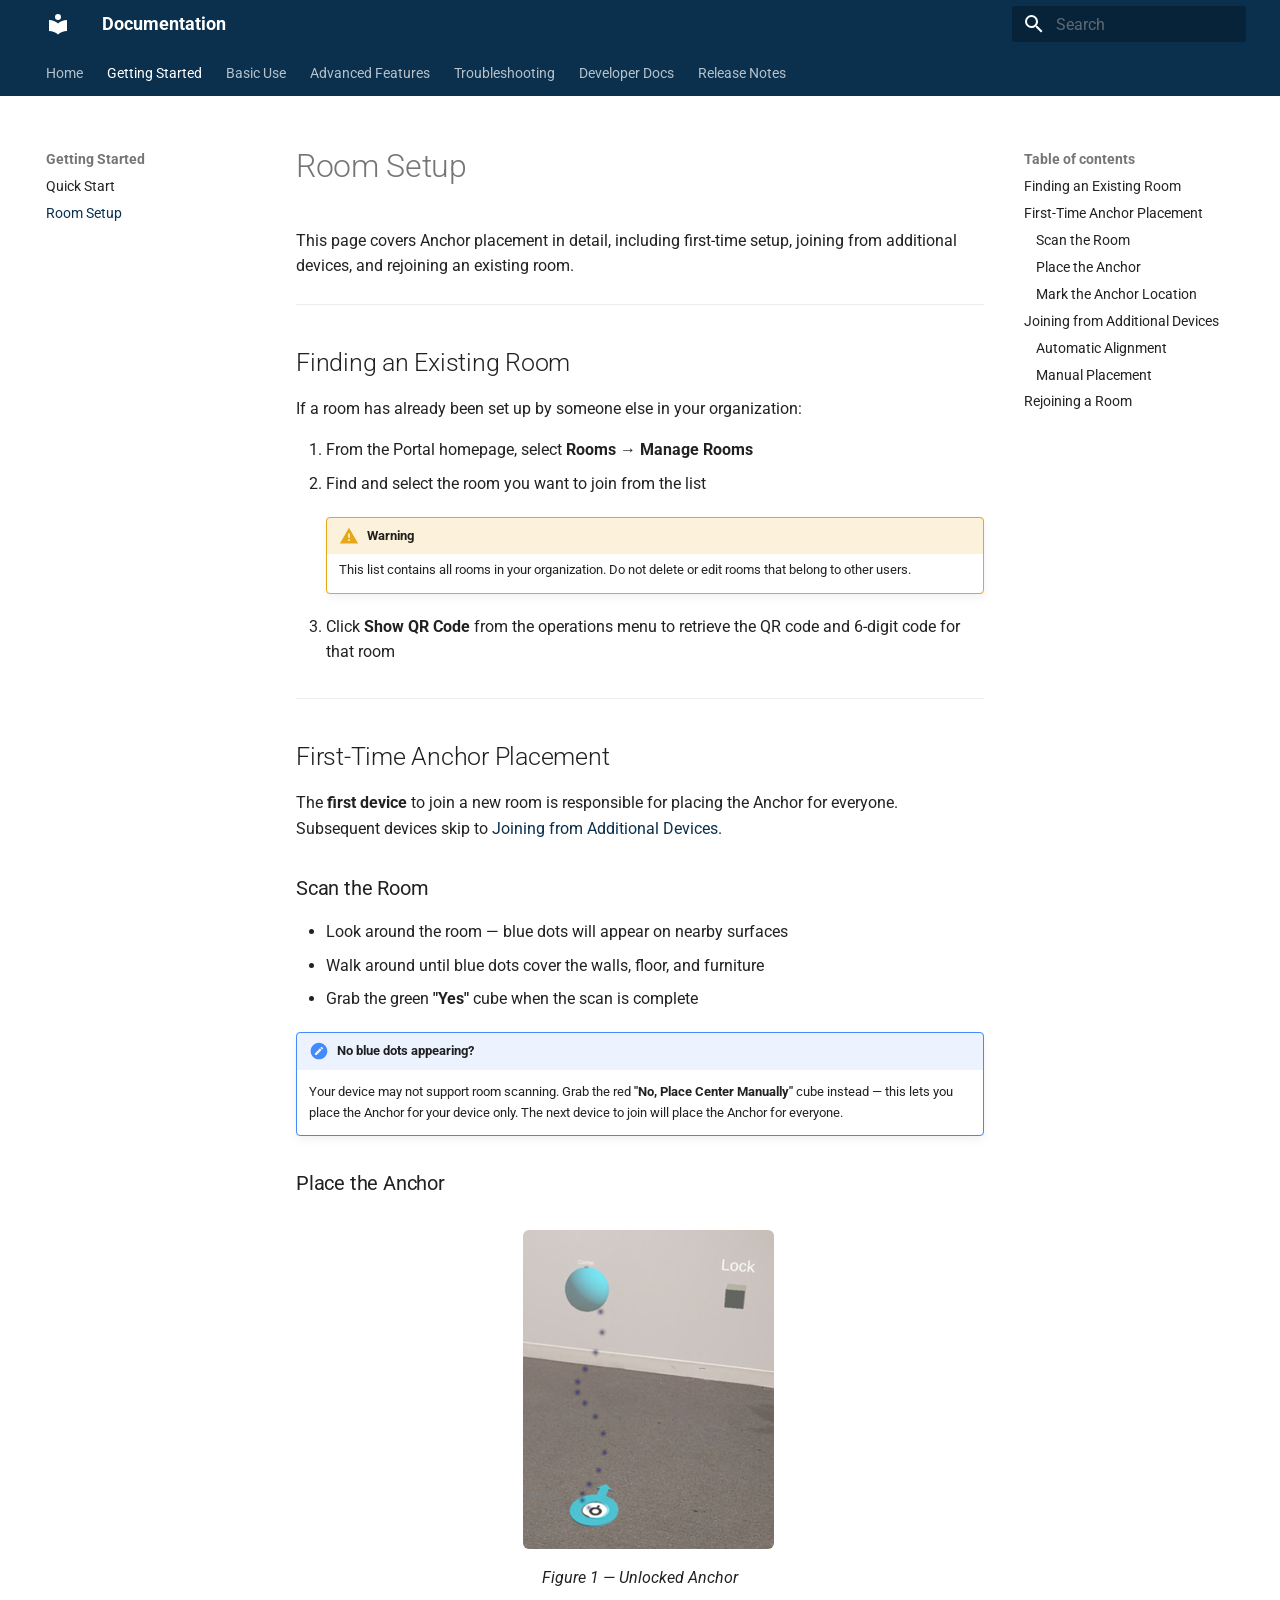
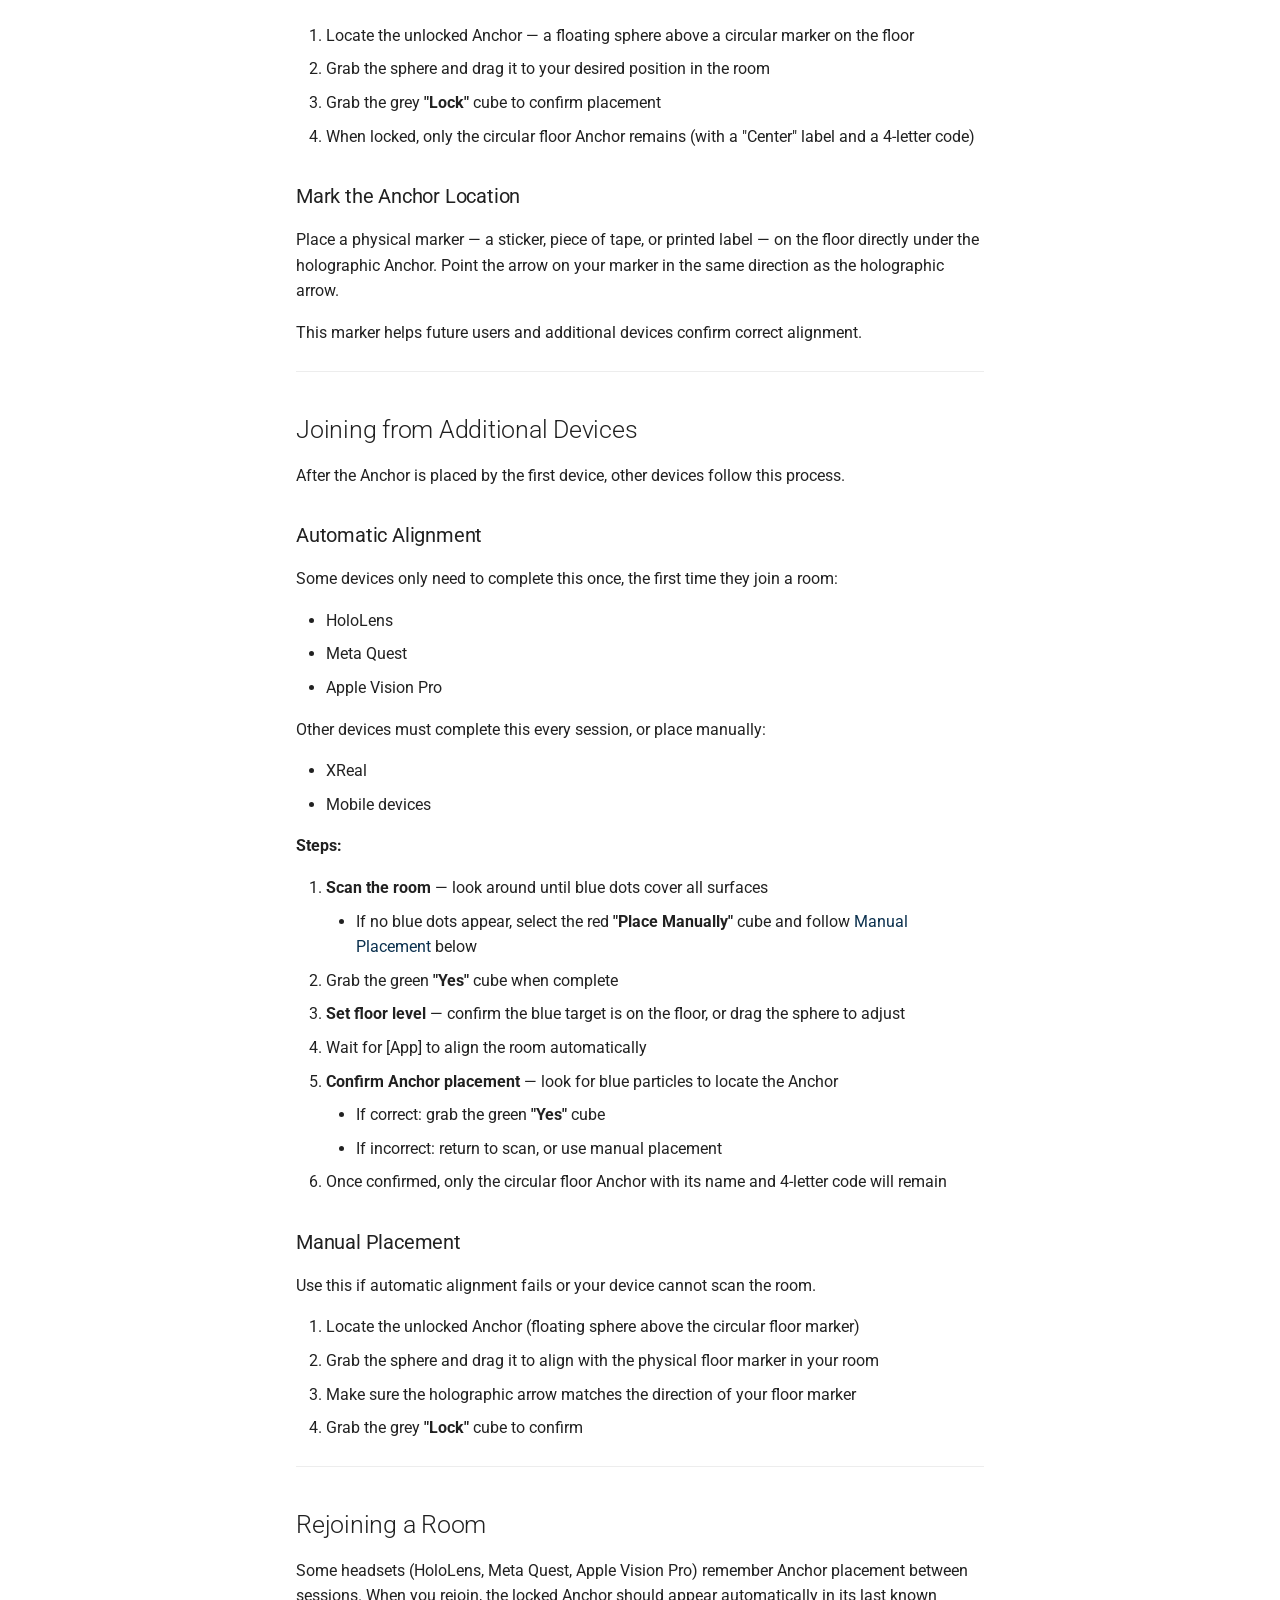
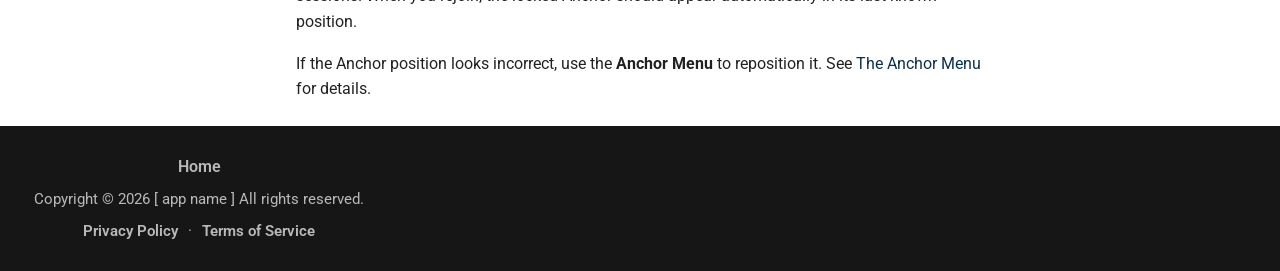
<file: getting-started/room-setup/index.html>
<!doctype html>
<html lang="en" class="no-js">
  <head>
    
      <meta charset="utf-8">
      <meta name="viewport" content="width=device-width,initial-scale=1">
      
      
      
        <link rel="canonical" href="https://axf504.github.io/Docu_template/getting-started/room-setup/">
      
      
        <link rel="prev" href="../quickstart/">
      
      
        <link rel="next" href="../../basic-use/send-content/">
      
      
        
      
      
      <link rel="icon" href="../../assets/images/favicon.png">
      <meta name="generator" content="mkdocs-1.6.1, mkdocs-material-9.7.6">
    
    
      
        <title>Room Setup - Documentation</title>
      
    
    
      <link rel="stylesheet" href="../../assets/stylesheets/main.484c7ddc.min.css">
      
        
        <link rel="stylesheet" href="../../assets/stylesheets/palette.ab4e12ef.min.css">
      
      


    
    
      
    
    
      
        
        
        <link rel="preconnect" href="https://fonts.gstatic.com" crossorigin>
        <link rel="stylesheet" href="https://fonts.googleapis.com/css?family=Roboto:300,300i,400,400i,700,700i%7CRoboto+Mono:400,400i,700,700i&display=fallback">
        <style>:root{--md-text-font:"Roboto";--md-code-font:"Roboto Mono"}</style>
      
    
    
      <link rel="stylesheet" href="../../stylesheets/extra.css">
    
    <script>__md_scope=new URL("../..",location),__md_hash=e=>[...e].reduce(((e,_)=>(e<<5)-e+_.charCodeAt(0)),0),__md_get=(e,_=localStorage,t=__md_scope)=>JSON.parse(_.getItem(t.pathname+"."+e)),__md_set=(e,_,t=localStorage,a=__md_scope)=>{try{t.setItem(a.pathname+"."+e,JSON.stringify(_))}catch(e){}}</script>
    
      

    
    
  </head>
  
  
    
    
    
    
    
    <body dir="ltr" data-md-color-scheme="default" data-md-color-primary="custom" data-md-color-accent="indigo">
  
    
    <input class="md-toggle" data-md-toggle="drawer" type="checkbox" id="__drawer" autocomplete="off">
    <input class="md-toggle" data-md-toggle="search" type="checkbox" id="__search" autocomplete="off">
    <label class="md-overlay" for="__drawer"></label>
    <div data-md-component="skip">
      
        
        <a href="#room-setup" class="md-skip">
          Skip to content
        </a>
      
    </div>
    <div data-md-component="announce">
      
    </div>
    
    
      

<header class="md-header" data-md-component="header">
  <nav class="md-header__inner md-grid" aria-label="Header">
    <a href="../.." title="Documentation" class="md-header__button md-logo" aria-label="Documentation" data-md-component="logo">
      
  
  <svg xmlns="http://www.w3.org/2000/svg" viewBox="0 0 24 24"><path d="M12 8a3 3 0 0 0 3-3 3 3 0 0 0-3-3 3 3 0 0 0-3 3 3 3 0 0 0 3 3m0 3.54C9.64 9.35 6.5 8 3 8v11c3.5 0 6.64 1.35 9 3.54 2.36-2.19 5.5-3.54 9-3.54V8c-3.5 0-6.64 1.35-9 3.54"/></svg>

    </a>
    <label class="md-header__button md-icon" for="__drawer">
      
      <svg xmlns="http://www.w3.org/2000/svg" viewBox="0 0 24 24"><path d="M3 6h18v2H3zm0 5h18v2H3zm0 5h18v2H3z"/></svg>
    </label>
    <div class="md-header__title" data-md-component="header-title">
      <div class="md-header__ellipsis">
        <div class="md-header__topic">
          <span class="md-ellipsis">
            Documentation
          </span>
        </div>
        <div class="md-header__topic" data-md-component="header-topic">
          <span class="md-ellipsis">
            
              Room Setup
            
          </span>
        </div>
      </div>
    </div>
    
      
    
    
    
    
      
      
        <label class="md-header__button md-icon" for="__search">
          
          <svg xmlns="http://www.w3.org/2000/svg" viewBox="0 0 24 24"><path d="M9.5 3A6.5 6.5 0 0 1 16 9.5c0 1.61-.59 3.09-1.56 4.23l.27.27h.79l5 5-1.5 1.5-5-5v-.79l-.27-.27A6.52 6.52 0 0 1 9.5 16 6.5 6.5 0 0 1 3 9.5 6.5 6.5 0 0 1 9.5 3m0 2C7 5 5 7 5 9.5S7 14 9.5 14 14 12 14 9.5 12 5 9.5 5"/></svg>
        </label>
        <div class="md-search" data-md-component="search" role="dialog">
  <label class="md-search__overlay" for="__search"></label>
  <div class="md-search__inner" role="search">
    <form class="md-search__form" name="search">
      <input type="text" class="md-search__input" name="query" aria-label="Search" placeholder="Search" autocapitalize="off" autocorrect="off" autocomplete="off" spellcheck="false" data-md-component="search-query" required>
      <label class="md-search__icon md-icon" for="__search">
        
        <svg xmlns="http://www.w3.org/2000/svg" viewBox="0 0 24 24"><path d="M9.5 3A6.5 6.5 0 0 1 16 9.5c0 1.61-.59 3.09-1.56 4.23l.27.27h.79l5 5-1.5 1.5-5-5v-.79l-.27-.27A6.52 6.52 0 0 1 9.5 16 6.5 6.5 0 0 1 3 9.5 6.5 6.5 0 0 1 9.5 3m0 2C7 5 5 7 5 9.5S7 14 9.5 14 14 12 14 9.5 12 5 9.5 5"/></svg>
        
        <svg xmlns="http://www.w3.org/2000/svg" viewBox="0 0 24 24"><path d="M20 11v2H8l5.5 5.5-1.42 1.42L4.16 12l7.92-7.92L13.5 5.5 8 11z"/></svg>
      </label>
      <nav class="md-search__options" aria-label="Search">
        
        <button type="reset" class="md-search__icon md-icon" title="Clear" aria-label="Clear" tabindex="-1">
          
          <svg xmlns="http://www.w3.org/2000/svg" viewBox="0 0 24 24"><path d="M19 6.41 17.59 5 12 10.59 6.41 5 5 6.41 10.59 12 5 17.59 6.41 19 12 13.41 17.59 19 19 17.59 13.41 12z"/></svg>
        </button>
      </nav>
      
        <div class="md-search__suggest" data-md-component="search-suggest"></div>
      
    </form>
    <div class="md-search__output">
      <div class="md-search__scrollwrap" tabindex="0" data-md-scrollfix>
        <div class="md-search-result" data-md-component="search-result">
          <div class="md-search-result__meta">
            Initializing search
          </div>
          <ol class="md-search-result__list" role="presentation"></ol>
        </div>
      </div>
    </div>
  </div>
</div>
      
    
    
  </nav>
  
</header>
    
    <div class="md-container" data-md-component="container">
      
      
        
          
            
<nav class="md-tabs" aria-label="Tabs" data-md-component="tabs">
  <div class="md-grid">
    <ul class="md-tabs__list">
      
        
  
  
  
  
    <li class="md-tabs__item">
      <a href="../.." class="md-tabs__link">
        
  
  
    
  
  Home

      </a>
    </li>
  

      
        
  
  
  
    
  
  
    
    
      <li class="md-tabs__item md-tabs__item--active">
        <a href="../quickstart/" class="md-tabs__link">
          
  
  
  Getting Started

        </a>
      </li>
    
  

      
        
  
  
  
  
    
    
      <li class="md-tabs__item">
        <a href="../../basic-use/send-content/" class="md-tabs__link">
          
  
  
  Basic Use

        </a>
      </li>
    
  

      
        
  
  
  
  
    <li class="md-tabs__item">
      <a href="../../advanced/advanced-features/" class="md-tabs__link">
        
  
  
    
  
  Advanced Features

      </a>
    </li>
  

      
        
  
  
  
  
    <li class="md-tabs__item">
      <a href="../../troubleshooting/" class="md-tabs__link">
        
  
  
    
  
  Troubleshooting

      </a>
    </li>
  

      
        
  
  
  
  
    
    
      <li class="md-tabs__item">
        <a href="../../developer/api-reference/" class="md-tabs__link">
          
  
  
  Developer Docs

        </a>
      </li>
    
  

      
        
  
  
  
  
    <li class="md-tabs__item">
      <a href="../../release-notes/" class="md-tabs__link">
        
  
  
    
  
  Release Notes

      </a>
    </li>
  

      
    </ul>
  </div>
</nav>
          
        
      
      <main class="md-main" data-md-component="main">
        <div class="md-main__inner md-grid">
          
            
              
              <div class="md-sidebar md-sidebar--primary" data-md-component="sidebar" data-md-type="navigation" >
                <div class="md-sidebar__scrollwrap">
                  <div class="md-sidebar__inner">
                    


  


<nav class="md-nav md-nav--primary md-nav--lifted" aria-label="Navigation" data-md-level="0">
  <label class="md-nav__title" for="__drawer">
    <a href="../.." title="Documentation" class="md-nav__button md-logo" aria-label="Documentation" data-md-component="logo">
      
  
  <svg xmlns="http://www.w3.org/2000/svg" viewBox="0 0 24 24"><path d="M12 8a3 3 0 0 0 3-3 3 3 0 0 0-3-3 3 3 0 0 0-3 3 3 3 0 0 0 3 3m0 3.54C9.64 9.35 6.5 8 3 8v11c3.5 0 6.64 1.35 9 3.54 2.36-2.19 5.5-3.54 9-3.54V8c-3.5 0-6.64 1.35-9 3.54"/></svg>

    </a>
    Documentation
  </label>
  
  <ul class="md-nav__list" data-md-scrollfix>
    
      
      
  
  
  
  
    <li class="md-nav__item">
      <a href="../.." class="md-nav__link">
        
  
  
  <span class="md-ellipsis">
    
  
    Home
  

    
  </span>
  
  

      </a>
    </li>
  

    
      
      
  
  
    
  
  
  
    
    
    
    
      
        
        
      
      
        
      
    
    
    <li class="md-nav__item md-nav__item--active md-nav__item--section md-nav__item--nested">
      
        
        
        <input class="md-nav__toggle md-toggle " type="checkbox" id="__nav_2" checked>
        
          
          <label class="md-nav__link" for="__nav_2" id="__nav_2_label" tabindex="">
            
  
  
  <span class="md-ellipsis">
    
  
    Getting Started
  

    
  </span>
  
  

            <span class="md-nav__icon md-icon"></span>
          </label>
        
        <nav class="md-nav" data-md-level="1" aria-labelledby="__nav_2_label" aria-expanded="true">
          <label class="md-nav__title" for="__nav_2">
            <span class="md-nav__icon md-icon"></span>
            
  
    Getting Started
  

          </label>
          <ul class="md-nav__list" data-md-scrollfix>
            
              
                
  
  
  
  
    <li class="md-nav__item">
      <a href="../quickstart/" class="md-nav__link">
        
  
  
  <span class="md-ellipsis">
    
  
    Quick Start
  

    
  </span>
  
  

      </a>
    </li>
  

              
            
              
                
  
  
    
  
  
  
    <li class="md-nav__item md-nav__item--active">
      
      <input class="md-nav__toggle md-toggle" type="checkbox" id="__toc">
      
      
        
      
      
        <label class="md-nav__link md-nav__link--active" for="__toc">
          
  
  
  <span class="md-ellipsis">
    
  
    Room Setup
  

    
  </span>
  
  

          <span class="md-nav__icon md-icon"></span>
        </label>
      
      <a href="./" class="md-nav__link md-nav__link--active">
        
  
  
  <span class="md-ellipsis">
    
  
    Room Setup
  

    
  </span>
  
  

      </a>
      
        

<nav class="md-nav md-nav--secondary" aria-label="Table of contents">
  
  
  
    
  
  
    <label class="md-nav__title" for="__toc">
      <span class="md-nav__icon md-icon"></span>
      Table of contents
    </label>
    <ul class="md-nav__list" data-md-component="toc" data-md-scrollfix>
      
        <li class="md-nav__item">
  <a href="#finding-an-existing-room" class="md-nav__link">
    <span class="md-ellipsis">
      
        Finding an Existing Room
      
    </span>
  </a>
  
</li>
      
        <li class="md-nav__item">
  <a href="#first-time-anchor-placement" class="md-nav__link">
    <span class="md-ellipsis">
      
        First-Time Anchor Placement
      
    </span>
  </a>
  
    <nav class="md-nav" aria-label="First-Time Anchor Placement">
      <ul class="md-nav__list">
        
          <li class="md-nav__item">
  <a href="#scan-the-room" class="md-nav__link">
    <span class="md-ellipsis">
      
        Scan the Room
      
    </span>
  </a>
  
</li>
        
          <li class="md-nav__item">
  <a href="#place-the-anchor" class="md-nav__link">
    <span class="md-ellipsis">
      
        Place the Anchor
      
    </span>
  </a>
  
</li>
        
          <li class="md-nav__item">
  <a href="#mark-the-anchor-location" class="md-nav__link">
    <span class="md-ellipsis">
      
        Mark the Anchor Location
      
    </span>
  </a>
  
</li>
        
      </ul>
    </nav>
  
</li>
      
        <li class="md-nav__item">
  <a href="#joining-from-additional-devices" class="md-nav__link">
    <span class="md-ellipsis">
      
        Joining from Additional Devices
      
    </span>
  </a>
  
    <nav class="md-nav" aria-label="Joining from Additional Devices">
      <ul class="md-nav__list">
        
          <li class="md-nav__item">
  <a href="#automatic-alignment" class="md-nav__link">
    <span class="md-ellipsis">
      
        Automatic Alignment
      
    </span>
  </a>
  
</li>
        
          <li class="md-nav__item">
  <a href="#manual-placement" class="md-nav__link">
    <span class="md-ellipsis">
      
        Manual Placement
      
    </span>
  </a>
  
</li>
        
      </ul>
    </nav>
  
</li>
      
        <li class="md-nav__item">
  <a href="#rejoining-a-room" class="md-nav__link">
    <span class="md-ellipsis">
      
        Rejoining a Room
      
    </span>
  </a>
  
</li>
      
    </ul>
  
</nav>
      
    </li>
  

              
            
          </ul>
        </nav>
      
    </li>
  

    
      
      
  
  
  
  
    
    
    
    
      
      
        
      
    
    
    <li class="md-nav__item md-nav__item--nested">
      
        
        
        <input class="md-nav__toggle md-toggle " type="checkbox" id="__nav_3" >
        
          
          <label class="md-nav__link" for="__nav_3" id="__nav_3_label" tabindex="0">
            
  
  
  <span class="md-ellipsis">
    
  
    Basic Use
  

    
  </span>
  
  

            <span class="md-nav__icon md-icon"></span>
          </label>
        
        <nav class="md-nav" data-md-level="1" aria-labelledby="__nav_3_label" aria-expanded="false">
          <label class="md-nav__title" for="__nav_3">
            <span class="md-nav__icon md-icon"></span>
            
  
    Basic Use
  

          </label>
          <ul class="md-nav__list" data-md-scrollfix>
            
              
                
  
  
  
  
    <li class="md-nav__item">
      <a href="../../basic-use/send-content/" class="md-nav__link">
        
  
  
  <span class="md-ellipsis">
    
  
    Sending Content
  

    
  </span>
  
  

      </a>
    </li>
  

              
            
              
                
  
  
  
  
    <li class="md-nav__item">
      <a href="../../basic-use/anchor-menu/" class="md-nav__link">
        
  
  
  <span class="md-ellipsis">
    
  
    Anchor Menu
  

    
  </span>
  
  

      </a>
    </li>
  

              
            
          </ul>
        </nav>
      
    </li>
  

    
      
      
  
  
  
  
    <li class="md-nav__item">
      <a href="../../advanced/advanced-features/" class="md-nav__link">
        
  
  
  <span class="md-ellipsis">
    
  
    Advanced Features
  

    
  </span>
  
  

      </a>
    </li>
  

    
      
      
  
  
  
  
    <li class="md-nav__item">
      <a href="../../troubleshooting/" class="md-nav__link">
        
  
  
  <span class="md-ellipsis">
    
  
    Troubleshooting
  

    
  </span>
  
  

      </a>
    </li>
  

    
      
      
  
  
  
  
    
    
    
    
      
      
        
      
    
    
    <li class="md-nav__item md-nav__item--nested">
      
        
        
        <input class="md-nav__toggle md-toggle " type="checkbox" id="__nav_6" >
        
          
          <label class="md-nav__link" for="__nav_6" id="__nav_6_label" tabindex="0">
            
  
  
  <span class="md-ellipsis">
    
  
    Developer Docs
  

    
  </span>
  
  

            <span class="md-nav__icon md-icon"></span>
          </label>
        
        <nav class="md-nav" data-md-level="1" aria-labelledby="__nav_6_label" aria-expanded="false">
          <label class="md-nav__title" for="__nav_6">
            <span class="md-nav__icon md-icon"></span>
            
  
    Developer Docs
  

          </label>
          <ul class="md-nav__list" data-md-scrollfix>
            
              
                
  
  
  
  
    <li class="md-nav__item">
      <a href="../../developer/api-reference/" class="md-nav__link">
        
  
  
  <span class="md-ellipsis">
    
  
    API Reference
  

    
  </span>
  
  

      </a>
    </li>
  

              
            
              
                
  
  
  
  
    <li class="md-nav__item">
      <a href="../../developer/sdk/" class="md-nav__link">
        
  
  
  <span class="md-ellipsis">
    
  
    SDK Guide
  

    
  </span>
  
  

      </a>
    </li>
  

              
            
          </ul>
        </nav>
      
    </li>
  

    
      
      
  
  
  
  
    <li class="md-nav__item">
      <a href="../../release-notes/" class="md-nav__link">
        
  
  
  <span class="md-ellipsis">
    
  
    Release Notes
  

    
  </span>
  
  

      </a>
    </li>
  

    
  </ul>
</nav>
                  </div>
                </div>
              </div>
            
            
              
              <div class="md-sidebar md-sidebar--secondary" data-md-component="sidebar" data-md-type="toc" >
                <div class="md-sidebar__scrollwrap">
                  <div class="md-sidebar__inner">
                    

<nav class="md-nav md-nav--secondary" aria-label="Table of contents">
  
  
  
    
  
  
    <label class="md-nav__title" for="__toc">
      <span class="md-nav__icon md-icon"></span>
      Table of contents
    </label>
    <ul class="md-nav__list" data-md-component="toc" data-md-scrollfix>
      
        <li class="md-nav__item">
  <a href="#finding-an-existing-room" class="md-nav__link">
    <span class="md-ellipsis">
      
        Finding an Existing Room
      
    </span>
  </a>
  
</li>
      
        <li class="md-nav__item">
  <a href="#first-time-anchor-placement" class="md-nav__link">
    <span class="md-ellipsis">
      
        First-Time Anchor Placement
      
    </span>
  </a>
  
    <nav class="md-nav" aria-label="First-Time Anchor Placement">
      <ul class="md-nav__list">
        
          <li class="md-nav__item">
  <a href="#scan-the-room" class="md-nav__link">
    <span class="md-ellipsis">
      
        Scan the Room
      
    </span>
  </a>
  
</li>
        
          <li class="md-nav__item">
  <a href="#place-the-anchor" class="md-nav__link">
    <span class="md-ellipsis">
      
        Place the Anchor
      
    </span>
  </a>
  
</li>
        
          <li class="md-nav__item">
  <a href="#mark-the-anchor-location" class="md-nav__link">
    <span class="md-ellipsis">
      
        Mark the Anchor Location
      
    </span>
  </a>
  
</li>
        
      </ul>
    </nav>
  
</li>
      
        <li class="md-nav__item">
  <a href="#joining-from-additional-devices" class="md-nav__link">
    <span class="md-ellipsis">
      
        Joining from Additional Devices
      
    </span>
  </a>
  
    <nav class="md-nav" aria-label="Joining from Additional Devices">
      <ul class="md-nav__list">
        
          <li class="md-nav__item">
  <a href="#automatic-alignment" class="md-nav__link">
    <span class="md-ellipsis">
      
        Automatic Alignment
      
    </span>
  </a>
  
</li>
        
          <li class="md-nav__item">
  <a href="#manual-placement" class="md-nav__link">
    <span class="md-ellipsis">
      
        Manual Placement
      
    </span>
  </a>
  
</li>
        
      </ul>
    </nav>
  
</li>
      
        <li class="md-nav__item">
  <a href="#rejoining-a-room" class="md-nav__link">
    <span class="md-ellipsis">
      
        Rejoining a Room
      
    </span>
  </a>
  
</li>
      
    </ul>
  
</nav>
                  </div>
                </div>
              </div>
            
          
          
            <div class="md-content" data-md-component="content">
              
              <article class="md-content__inner md-typeset">
                
                  



<h1 id="room-setup">Room Setup</h1>
<p>This page covers Anchor placement in detail, including first-time setup, joining from additional devices, and rejoining an existing room.</p>
<hr />
<h2 id="finding-an-existing-room">Finding an Existing Room</h2>
<p>If a room has already been set up by someone else in your organization:</p>
<ol>
<li>From the Portal homepage, select <strong>Rooms</strong> → <strong>Manage Rooms</strong></li>
<li>
<p>Find and select the room you want to join from the list</p>
<div class="admonition warning">
<p class="admonition-title">Warning</p>
<p>This list contains all rooms in your organization. Do not delete or edit rooms that belong to other users.</p>
</div>
</li>
<li>
<p>Click <strong>Show QR Code</strong> from the operations menu to retrieve the QR code and 6-digit code for that room</p>
</li>
</ol>
<hr />
<h2 id="first-time-anchor-placement">First-Time Anchor Placement</h2>
<p>The <strong>first device</strong> to join a new room is responsible for placing the Anchor for everyone. Subsequent devices skip to <a href="#joining-from-additional-devices">Joining from Additional Devices</a>.</p>
<h3 id="scan-the-room">Scan the Room</h3>
<ul>
<li>Look around the room — blue dots will appear on nearby surfaces</li>
<li>Walk around until blue dots cover the walls, floor, and furniture</li>
<li>Grab the green <strong>"Yes"</strong> cube when the scan is complete</li>
</ul>
<div class="admonition note">
<p class="admonition-title">No blue dots appearing?</p>
<p>Your device may not support room scanning. Grab the red <strong>"No, Place Center Manually"</strong> cube instead — this lets you place the Anchor for your device only. The next device to join will place the Anchor for everyone.</p>
</div>
<h3 id="place-the-anchor">Place the Anchor</h3>
<figure>
  <img align="right" alt="Unlocked Anchor: cyan sphere 1m above circular marker on floor" src="../../images/Unlocked_anchor_cyan.png" style="border-radius:6px;" />
<br />
<figcaption>Figure 1 — Unlocked Anchor</figcaption>
</figure>
<ol>
<li>Locate the unlocked Anchor — a floating sphere above a circular marker on the floor</li>
<li>Grab the sphere and drag it to your desired position in the room</li>
<li>Grab the grey <strong>"Lock"</strong> cube to confirm placement</li>
<li>When locked, only the circular floor Anchor remains (with a "Center" label and a 4-letter code)</li>
</ol>
<h3 id="mark-the-anchor-location">Mark the Anchor Location</h3>
<p>Place a physical marker — a sticker, piece of tape, or printed label — on the floor directly under the holographic Anchor. Point the arrow on your marker in the same direction as the holographic arrow.</p>
<p>This marker helps future users and additional devices confirm correct alignment.</p>
<hr />
<h2 id="joining-from-additional-devices">Joining from Additional Devices</h2>
<p>After the Anchor is placed by the first device, other devices follow this process.</p>
<h3 id="automatic-alignment">Automatic Alignment</h3>
<p>Some devices only need to complete this once, the first time they join a room:</p>
<ul>
<li>HoloLens</li>
<li>Meta Quest</li>
<li>Apple Vision Pro</li>
</ul>
<p>Other devices must complete this every session, or place manually:</p>
<ul>
<li>XReal</li>
<li>Mobile devices</li>
</ul>
<p><strong>Steps:</strong></p>
<ol>
<li><strong>Scan the room</strong> — look around until blue dots cover all surfaces<ul>
<li>If no blue dots appear, select the red <strong>"Place Manually"</strong> cube and follow <a href="#manual-placement">Manual Placement</a> below</li>
</ul>
</li>
<li>Grab the green <strong>"Yes"</strong> cube when complete</li>
<li><strong>Set floor level</strong> — confirm the blue target is on the floor, or drag the sphere to adjust</li>
<li>Wait for [App] to align the room automatically</li>
<li><strong>Confirm Anchor placement</strong> — look for blue particles to locate the Anchor<ul>
<li>If correct: grab the green <strong>"Yes"</strong> cube</li>
<li>If incorrect: return to scan, or use manual placement</li>
</ul>
</li>
<li>Once confirmed, only the circular floor Anchor with its name and 4-letter code will remain</li>
</ol>
<h3 id="manual-placement">Manual Placement</h3>
<p>Use this if automatic alignment fails or your device cannot scan the room.</p>
<ol>
<li>Locate the unlocked Anchor (floating sphere above the circular floor marker)</li>
<li>Grab the sphere and drag it to align with the physical floor marker in your room</li>
<li>Make sure the holographic arrow matches the direction of your floor marker</li>
<li>Grab the grey <strong>"Lock"</strong> cube to confirm</li>
</ol>
<hr />
<h2 id="rejoining-a-room">Rejoining a Room</h2>
<p>Some headsets (HoloLens, Meta Quest, Apple Vision Pro) remember Anchor placement between sessions. When you rejoin, the locked Anchor should appear automatically in its last known position.</p>
<p>If the Anchor position looks incorrect, use the <strong>Anchor Menu</strong> to reposition it. See <a href="../user-guide/anchor-menu.md">The Anchor Menu</a> for details.</p>












                
              </article>
            </div>
          
          
<script>var target=document.getElementById(location.hash.slice(1));target&&target.name&&(target.checked=target.name.startsWith("__tabbed_"))</script>
        </div>
        
      </main>
      
        <footer class="md-footer">
  <div class="md-footer-meta md-typeset">
    <div class="md-footer-meta__inner md-grid">
      <div class="custom-footer">
        <a href="#" target="_blank" rel="noopener">Home</a>
        <p>Copyright &copy; 2026 [ app name ] All rights reserved.</p>
        <nav class="custom-footer__links">
          <a href="#">Privacy Policy</a>
          <span>&middot;</span>
          <a href="#">Terms of Service</a>
        </nav>
      </div>
    </div>
  </div>
</footer>
      
    </div>
    <div class="md-dialog" data-md-component="dialog">
      <div class="md-dialog__inner md-typeset"></div>
    </div>
    
    
    
      
      
      <script id="__config" type="application/json">{"annotate": null, "base": "../..", "features": ["navigation.tabs", "navigation.sections", "search.suggest"], "search": "../../assets/javascripts/workers/search.2c215733.min.js", "tags": null, "translations": {"clipboard.copied": "Copied to clipboard", "clipboard.copy": "Copy to clipboard", "search.result.more.one": "1 more on this page", "search.result.more.other": "# more on this page", "search.result.none": "No matching documents", "search.result.one": "1 matching document", "search.result.other": "# matching documents", "search.result.placeholder": "Type to start searching", "search.result.term.missing": "Missing", "select.version": "Select version"}, "version": null}</script>
    
    
      <script src="../../assets/javascripts/bundle.79ae519e.min.js"></script>
      
    
  </body>
</html>
</file>
<file: stylesheets/extra.css>
/* Primary brand color */
:root {
  --md-primary-fg-color: #0A304E;
  --md-primary-fg-color--light: #1a4a6e;
  --md-primary-fg-color--dark: #051e32;
  --md-primary-bg-color: #ffffff;
}

/* Warning admonition */
.md-typeset .admonition.warning,
.md-typeset details.warning {
  border-color: #e6a817;
}
.md-typeset .warning > .admonition-title,
.md-typeset .warning > summary {
  background-color: rgba(230, 168, 23, 0.15);
  border-color: #e6a817;
}
.md-typeset .warning > .admonition-title::before,
.md-typeset .warning > summary::before {
  background-color: #e6a817;
}

/* Custom footer */
.custom-footer {
  display: flex;
  flex-direction: column;
  align-items: center;
  gap: 0.4rem;
  padding: 1.2rem 0;
  text-align: center;
  color: var(--md-footer-fg-color--light);
}

.custom-footer a {
  color: var(--md-footer-fg-color);
  font-weight: 600;
  text-decoration: none;
}

.custom-footer a:hover {
  text-decoration: underline;
}

.custom-footer p {
  margin: 0;
  font-size: 0.75rem;
}

.custom-footer__links {
  display: flex;
  align-items: center;
  gap: 0.5rem;
  font-size: 0.75rem;
}

/* Info admonition */
.md-typeset .admonition.info,
.md-typeset details.info {
  border-color: #0A304E;
}
.md-typeset .info > .admonition-title,
.md-typeset .info > summary {
  background-color: rgba(10, 48, 78, 0.1);
  border-color: #0A304E;
}
.md-typeset .info > .admonition-title::before,
.md-typeset .info > summary::before {
  background-color: #0A304E;
}
</file>
<file: assets/stylesheets/main.484c7ddc.min.css>
@charset "UTF-8";html{-webkit-text-size-adjust:none;-moz-text-size-adjust:none;text-size-adjust:none;box-sizing:border-box}*,:after,:before{box-sizing:inherit}@media (prefers-reduced-motion){*,:after,:before{transition:none!important}}body{margin:0}a,button,input,label{-webkit-tap-highlight-color:transparent}a{color:inherit;text-decoration:none}hr{border:0;box-sizing:initial;display:block;height:.05rem;overflow:visible;padding:0}small{font-size:80%}sub,sup{line-height:1em}img{border-style:none}table{border-collapse:initial;border-spacing:0}td,th{font-weight:400;vertical-align:top}button{background:#0000;border:0;font-family:inherit;font-size:inherit;margin:0;padding:0}input{border:0;outline:none}:root{--md-primary-fg-color:#4051b5;--md-primary-fg-color--light:#5d6cc0;--md-primary-fg-color--dark:#303fa1;--md-primary-bg-color:#fff;--md-primary-bg-color--light:#ffffffb3;--md-accent-fg-color:#526cfe;--md-accent-fg-color--transparent:#526cfe1a;--md-accent-bg-color:#fff;--md-accent-bg-color--light:#ffffffb3}[data-md-color-scheme=default]{color-scheme:light}[data-md-color-scheme=default] img[src$="#gh-dark-mode-only"],[data-md-color-scheme=default] img[src$="#only-dark"]{display:none}:root,[data-md-color-scheme=default]{--md-hue:225deg;--md-default-fg-color:#000000de;--md-default-fg-color--light:#0000008a;--md-default-fg-color--lighter:#00000052;--md-default-fg-color--lightest:#00000012;--md-default-bg-color:#fff;--md-default-bg-color--light:#ffffffb3;--md-default-bg-color--lighter:#ffffff4d;--md-default-bg-color--lightest:#ffffff1f;--md-code-fg-color:#36464e;--md-code-bg-color:#f5f5f5;--md-code-bg-color--light:#f5f5f5b3;--md-code-bg-color--lighter:#f5f5f54d;--md-code-hl-color:#4287ff;--md-code-hl-color--light:#4287ff1a;--md-code-hl-number-color:#d52a2a;--md-code-hl-special-color:#db1457;--md-code-hl-function-color:#a846b9;--md-code-hl-constant-color:#6e59d9;--md-code-hl-keyword-color:#3f6ec6;--md-code-hl-string-color:#1c7d4d;--md-code-hl-name-color:var(--md-code-fg-color);--md-code-hl-operator-color:var(--md-default-fg-color--light);--md-code-hl-punctuation-color:var(--md-default-fg-color--light);--md-code-hl-comment-color:var(--md-default-fg-color--light);--md-code-hl-generic-color:var(--md-default-fg-color--light);--md-code-hl-variable-color:var(--md-default-fg-color--light);--md-typeset-color:var(--md-default-fg-color);--md-typeset-a-color:var(--md-primary-fg-color);--md-typeset-del-color:#f5503d26;--md-typeset-ins-color:#0bd57026;--md-typeset-kbd-color:#fafafa;--md-typeset-kbd-accent-color:#fff;--md-typeset-kbd-border-color:#b8b8b8;--md-typeset-mark-color:#ffff0080;--md-typeset-table-color:#0000001f;--md-typeset-table-color--light:rgba(0,0,0,.035);--md-admonition-fg-color:var(--md-default-fg-color);--md-admonition-bg-color:var(--md-default-bg-color);--md-warning-fg-color:#000000de;--md-warning-bg-color:#ff9;--md-footer-fg-color:#fff;--md-footer-fg-color--light:#ffffffb3;--md-footer-fg-color--lighter:#ffffff73;--md-footer-bg-color:#000000de;--md-footer-bg-color--dark:#00000052;--md-shadow-z1:0 0.2rem 0.5rem #0000000d,0 0 0.05rem #0000001a;--md-shadow-z2:0 0.2rem 0.5rem #0000001a,0 0 0.05rem #00000040;--md-shadow-z3:0 0.2rem 0.5rem #0003,0 0 0.05rem #00000059}.md-icon svg{fill:currentcolor;display:block;height:1.2rem;width:1.2rem}body{-webkit-font-smoothing:antialiased;-moz-osx-font-smoothing:grayscale;--md-text-font-family:var(--md-text-font,_),-apple-system,BlinkMacSystemFont,Helvetica,Arial,sans-serif;--md-code-font-family:var(--md-code-font,_),SFMono-Regular,Consolas,Menlo,monospace}aside,body,input{font-feature-settings:"kern","liga";color:var(--md-typeset-color);font-family:var(--md-text-font-family)}code,kbd,pre{font-feature-settings:"kern";font-family:var(--md-code-font-family)}:root{--md-typeset-table-sort-icon:url('data:image/svg+xml;charset=utf-8,<svg xmlns="http://www.w3.org/2000/svg" viewBox="0 0 24 24"><path d="m18 21-4-4h3V7h-3l4-4 4 4h-3v10h3M2 19v-2h10v2M2 13v-2h7v2M2 7V5h4v2z"/></svg>');--md-typeset-table-sort-icon--asc:url('data:image/svg+xml;charset=utf-8,<svg xmlns="http://www.w3.org/2000/svg" viewBox="0 0 24 24"><path d="M19 17h3l-4 4-4-4h3V3h2M2 17h10v2H2M6 5v2H2V5m0 6h7v2H2z"/></svg>');--md-typeset-table-sort-icon--desc:url('data:image/svg+xml;charset=utf-8,<svg xmlns="http://www.w3.org/2000/svg" viewBox="0 0 24 24"><path d="M19 7h3l-4-4-4 4h3v14h2M2 17h10v2H2M6 5v2H2V5m0 6h7v2H2z"/></svg>')}.md-typeset{-webkit-print-color-adjust:exact;color-adjust:exact;font-size:.8rem;line-height:1.6;overflow-wrap:break-word}@media print{.md-typeset{font-size:.68rem}}.md-typeset blockquote,.md-typeset dl,.md-typeset figure,.md-typeset ol,.md-typeset pre,.md-typeset ul{margin-bottom:1em;margin-top:1em}.md-typeset h1{color:var(--md-default-fg-color--light);font-size:2em;line-height:1.3;margin:0 0 1.25em}.md-typeset h1,.md-typeset h2{font-weight:300;letter-spacing:-.01em}.md-typeset h2{font-size:1.5625em;line-height:1.4;margin:1.6em 0 .64em}.md-typeset h3{font-size:1.25em;font-weight:400;letter-spacing:-.01em;line-height:1.5;margin:1.6em 0 .8em}.md-typeset h2+h3{margin-top:.8em}.md-typeset h4{font-weight:700;letter-spacing:-.01em;margin:1em 0}.md-typeset h5,.md-typeset h6{color:var(--md-default-fg-color--light);font-size:.8em;font-weight:700;letter-spacing:-.01em;margin:1.25em 0}.md-typeset h5{text-transform:uppercase}.md-typeset h5 code{text-transform:none}.md-typeset hr{border-bottom:.05rem solid var(--md-default-fg-color--lightest);display:flow-root;margin:1.5em 0}.md-typeset a{color:var(--md-typeset-a-color);word-break:break-word}.md-typeset a,.md-typeset a:before{transition:color 125ms}.md-typeset a:focus,.md-typeset a:hover{color:var(--md-accent-fg-color)}.md-typeset a:focus code,.md-typeset a:hover code{background-color:var(--md-accent-fg-color--transparent);color:var(--md-accent-fg-color)}.md-typeset a code{color:var(--md-typeset-a-color)}.md-typeset a.focus-visible{outline-color:var(--md-accent-fg-color);outline-offset:.2rem}.md-typeset code,.md-typeset kbd,.md-typeset pre{color:var(--md-code-fg-color);direction:ltr;font-variant-ligatures:none;transition:background-color 125ms}@media print{.md-typeset code,.md-typeset kbd,.md-typeset pre{white-space:pre-wrap}}.md-typeset code{background-color:var(--md-code-bg-color);border-radius:.1rem;-webkit-box-decoration-break:clone;box-decoration-break:clone;font-size:.85em;padding:0 .2941176471em;transition:color 125ms,background-color 125ms;word-break:break-word}.md-typeset code:not(.focus-visible){-webkit-tap-highlight-color:transparent;outline:none}.md-typeset pre{display:flow-root;line-height:1.4;position:relative}.md-typeset pre>code{-webkit-box-decoration-break:slice;box-decoration-break:slice;box-shadow:none;display:block;margin:0;outline-color:var(--md-accent-fg-color);overflow:auto;padding:.7720588235em 1.1764705882em;scrollbar-color:var(--md-default-fg-color--lighter) #0000;scrollbar-width:thin;touch-action:auto;word-break:normal}.md-typeset pre>code:hover{scrollbar-color:var(--md-accent-fg-color) #0000}.md-typeset pre>code::-webkit-scrollbar{height:.2rem;width:.2rem}.md-typeset pre>code::-webkit-scrollbar-thumb{background-color:var(--md-default-fg-color--lighter)}.md-typeset pre>code::-webkit-scrollbar-thumb:hover{background-color:var(--md-accent-fg-color)}.md-typeset kbd{background-color:var(--md-typeset-kbd-color);border-radius:.1rem;box-shadow:0 .1rem 0 .05rem var(--md-typeset-kbd-border-color),0 .1rem 0 var(--md-typeset-kbd-border-color),0 -.1rem .2rem var(--md-typeset-kbd-accent-color) inset;color:var(--md-default-fg-color);display:inline-block;font-size:.75em;padding:0 .6666666667em;vertical-align:text-top;word-break:break-word}.md-typeset mark{background-color:var(--md-typeset-mark-color);-webkit-box-decoration-break:clone;box-decoration-break:clone;color:inherit;word-break:break-word}.md-typeset abbr{cursor:help;text-decoration:none}.md-typeset [data-preview],.md-typeset abbr{border-bottom:.05rem dotted var(--md-default-fg-color--light)}.md-typeset small{opacity:.75}[dir=ltr] .md-typeset sub,[dir=ltr] .md-typeset sup{margin-left:.078125em}[dir=rtl] .md-typeset sub,[dir=rtl] .md-typeset sup{margin-right:.078125em}[dir=ltr] .md-typeset blockquote{padding-left:.6rem}[dir=rtl] .md-typeset blockquote{padding-right:.6rem}[dir=ltr] .md-typeset blockquote{border-left:.2rem solid var(--md-default-fg-color--lighter)}[dir=rtl] .md-typeset blockquote{border-right:.2rem solid var(--md-default-fg-color--lighter)}.md-typeset blockquote{color:var(--md-default-fg-color--light);margin-left:0;margin-right:0}.md-typeset ul{list-style-type:disc}.md-typeset ul[type]{list-style-type:revert-layer}[dir=ltr] .md-typeset ol,[dir=ltr] .md-typeset ul{margin-left:.625em}[dir=rtl] .md-typeset ol,[dir=rtl] .md-typeset ul{margin-right:.625em}.md-typeset ol,.md-typeset ul{padding:0}.md-typeset ol:not([hidden]),.md-typeset ul:not([hidden]){display:flow-root}.md-typeset ol ol,.md-typeset ul ol{list-style-type:lower-alpha}.md-typeset ol ol ol,.md-typeset ul ol ol{list-style-type:lower-roman}.md-typeset ol ol ol ol,.md-typeset ul ol ol ol{list-style-type:upper-alpha}.md-typeset ol ol ol ol ol,.md-typeset ul ol ol ol ol{list-style-type:upper-roman}.md-typeset ol[type],.md-typeset ul[type]{list-style-type:revert-layer}[dir=ltr] .md-typeset ol li,[dir=ltr] .md-typeset ul li{margin-left:1.25em}[dir=rtl] .md-typeset ol li,[dir=rtl] .md-typeset ul li{margin-right:1.25em}.md-typeset ol li,.md-typeset ul li{margin-bottom:.5em}.md-typeset ol li blockquote,.md-typeset ol li p,.md-typeset ul li blockquote,.md-typeset ul li p{margin:.5em 0}.md-typeset ol li:last-child,.md-typeset ul li:last-child{margin-bottom:0}[dir=ltr] .md-typeset ol li ol,[dir=ltr] .md-typeset ol li ul,[dir=ltr] .md-typeset ul li ol,[dir=ltr] .md-typeset ul li ul{margin-left:.625em}[dir=rtl] .md-typeset ol li ol,[dir=rtl] .md-typeset ol li ul,[dir=rtl] .md-typeset ul li ol,[dir=rtl] .md-typeset ul li ul{margin-right:.625em}.md-typeset ol li ol,.md-typeset ol li ul,.md-typeset ul li ol,.md-typeset ul li ul{margin-bottom:.5em;margin-top:.5em}[dir=ltr] .md-typeset dd{margin-left:1.875em}[dir=rtl] .md-typeset dd{margin-right:1.875em}.md-typeset dd{margin-bottom:1.5em;margin-top:1em}.md-typeset img,.md-typeset svg,.md-typeset video{height:auto;max-width:100%}.md-typeset img[align=left]{margin:1em 1em 1em 0}.md-typeset img[align=right]{margin:1em 0 1em 1em}.md-typeset img[align]:only-child{margin-top:0}.md-typeset figure{display:flow-root;margin:1em auto;max-width:100%;text-align:center;width:fit-content}.md-typeset figure img{display:block;margin:0 auto}.md-typeset figcaption{font-style:italic;margin:1em auto;max-width:24rem}.md-typeset iframe{max-width:100%}.md-typeset table:not([class]){background-color:var(--md-default-bg-color);border:.05rem solid var(--md-typeset-table-color);border-radius:.1rem;display:inline-block;font-size:.64rem;max-width:100%;overflow:auto;touch-action:auto}@media print{.md-typeset table:not([class]){display:table}}.md-typeset table:not([class])+*{margin-top:1.5em}.md-typeset table:not([class]) td>:first-child,.md-typeset table:not([class]) th>:first-child{margin-top:0}.md-typeset table:not([class]) td>:last-child,.md-typeset table:not([class]) th>:last-child{margin-bottom:0}.md-typeset table:not([class]) td:not([align]),.md-typeset table:not([class]) th:not([align]){text-align:left}[dir=rtl] .md-typeset table:not([class]) td:not([align]),[dir=rtl] .md-typeset table:not([class]) th:not([align]){text-align:right}.md-typeset table:not([class]) th{font-weight:700;min-width:5rem;padding:.9375em 1.25em;vertical-align:top}.md-typeset table:not([class]) td{border-top:.05rem solid var(--md-typeset-table-color);padding:.9375em 1.25em;vertical-align:top}.md-typeset table:not([class]) tbody tr{transition:background-color 125ms}.md-typeset table:not([class]) tbody tr:hover{background-color:var(--md-typeset-table-color--light);box-shadow:0 .05rem 0 var(--md-default-bg-color) inset}.md-typeset table:not([class]) a{word-break:normal}.md-typeset table th[role=columnheader]{cursor:pointer}[dir=ltr] .md-typeset table th[role=columnheader]:after{margin-left:.5em}[dir=rtl] .md-typeset table th[role=columnheader]:after{margin-right:.5em}.md-typeset table th[role=columnheader]:after{content:"";display:inline-block;height:1.2em;-webkit-mask-image:var(--md-typeset-table-sort-icon);mask-image:var(--md-typeset-table-sort-icon);-webkit-mask-repeat:no-repeat;mask-repeat:no-repeat;-webkit-mask-size:contain;mask-size:contain;transition:background-color 125ms;vertical-align:text-bottom;width:1.2em}.md-typeset table th[role=columnheader]:hover:after{background-color:var(--md-default-fg-color--lighter)}.md-typeset table th[role=columnheader][aria-sort=ascending]:after{background-color:var(--md-default-fg-color--light);-webkit-mask-image:var(--md-typeset-table-sort-icon--asc);mask-image:var(--md-typeset-table-sort-icon--asc)}.md-typeset table th[role=columnheader][aria-sort=descending]:after{background-color:var(--md-default-fg-color--light);-webkit-mask-image:var(--md-typeset-table-sort-icon--desc);mask-image:var(--md-typeset-table-sort-icon--desc)}.md-typeset__scrollwrap{margin:1em -.8rem;overflow-x:auto;touch-action:auto}.md-typeset__table{display:inline-block;margin-bottom:.5em;padding:0 .8rem}@media print{.md-typeset__table{display:block}}html .md-typeset__table table{display:table;margin:0;overflow:hidden;width:100%}@media screen and (max-width:44.984375em){.md-content__inner>pre{margin:1em -.8rem}.md-content__inner>pre code{border-radius:0}}.md-typeset .md-author{border-radius:100%;display:block;flex-shrink:0;height:1.6rem;overflow:hidden;position:relative;transition:color 125ms,transform 125ms;width:1.6rem}.md-typeset .md-author img{display:block}.md-typeset .md-author--more{background:var(--md-default-fg-color--lightest);color:var(--md-default-fg-color--lighter);font-size:.6rem;font-weight:700;line-height:1.6rem;text-align:center}.md-typeset .md-author--long{height:2.4rem;width:2.4rem}.md-typeset a.md-author{transform:scale(1)}.md-typeset a.md-author img{border-radius:100%;filter:grayscale(100%) opacity(75%);transition:filter 125ms}.md-typeset a.md-author:focus,.md-typeset a.md-author:hover{transform:scale(1.1);z-index:1}.md-typeset a.md-author:focus img,.md-typeset a.md-author:hover img{filter:grayscale(0)}.md-banner{background-color:var(--md-footer-bg-color);color:var(--md-footer-fg-color);overflow:auto}@media print{.md-banner{display:none}}.md-banner--warning{background-color:var(--md-warning-bg-color);color:var(--md-warning-fg-color)}.md-banner__inner{font-size:.7rem;margin:.6rem auto;padding:0 .8rem}[dir=ltr] .md-banner__button{float:right}[dir=rtl] .md-banner__button{float:left}.md-banner__button{color:inherit;cursor:pointer;transition:opacity .25s}.no-js .md-banner__button{display:none}.md-banner__button:hover{opacity:.7}html{font-size:125%;height:100%;overflow-x:hidden}@media screen and (min-width:100em){html{font-size:137.5%}}@media screen and (min-width:125em){html{font-size:150%}}body{background-color:var(--md-default-bg-color);display:flex;flex-direction:column;font-size:.5rem;min-height:100%;position:relative;width:100%}@media print{body{display:block}}@media screen and (max-width:59.984375em){body[data-md-scrolllock]{position:fixed}}.md-grid{margin-left:auto;margin-right:auto;max-width:61rem}.md-container{display:flex;flex-direction:column;flex-grow:1}@media print{.md-container{display:block}}.md-main{flex-grow:1}.md-main__inner{display:flex;height:100%;margin-top:1.5rem}.md-ellipsis{overflow:hidden;text-overflow:ellipsis}.md-toggle{display:none}.md-option{height:0;opacity:0;position:absolute;width:0}.md-option:checked+label:not([hidden]){display:block}.md-option.focus-visible+label{outline-color:var(--md-accent-fg-color);outline-style:auto}.md-skip{background-color:var(--md-default-fg-color);border-radius:.1rem;color:var(--md-default-bg-color);font-size:.64rem;margin:.5rem;opacity:0;outline-color:var(--md-accent-fg-color);padding:.3rem .5rem;position:fixed;transform:translateY(.4rem);z-index:-1}.md-skip:focus{opacity:1;transform:translateY(0);transition:transform .25s cubic-bezier(.4,0,.2,1),opacity 175ms 75ms;z-index:10}@page{margin:25mm}:root{--md-clipboard-icon:url('data:image/svg+xml;charset=utf-8,<svg xmlns="http://www.w3.org/2000/svg" viewBox="0 0 24 24"><path d="M19 21H8V7h11m0-2H8a2 2 0 0 0-2 2v14a2 2 0 0 0 2 2h11a2 2 0 0 0 2-2V7a2 2 0 0 0-2-2m-3-4H4a2 2 0 0 0-2 2v14h2V3h12z"/></svg>')}.md-clipboard{border-radius:.1rem;color:var(--md-default-fg-color--lightest);cursor:pointer;height:1.5em;outline-color:var(--md-accent-fg-color);outline-offset:.1rem;transition:color .25s;width:1.5em;z-index:1}@media print{.md-clipboard{display:none}}.md-clipboard:not(.focus-visible){-webkit-tap-highlight-color:transparent;outline:none}:hover>.md-clipboard{color:var(--md-default-fg-color--light)}.md-clipboard:focus,.md-clipboard:hover{color:var(--md-accent-fg-color)}.md-clipboard:after{background-color:currentcolor;content:"";display:block;height:1.125em;margin:0 auto;-webkit-mask-image:var(--md-clipboard-icon);mask-image:var(--md-clipboard-icon);-webkit-mask-position:center;mask-position:center;-webkit-mask-repeat:no-repeat;mask-repeat:no-repeat;-webkit-mask-size:contain;mask-size:contain;width:1.125em}.md-clipboard--inline{cursor:pointer}.md-clipboard--inline code{transition:color .25s,background-color .25s}.md-clipboard--inline:focus code,.md-clipboard--inline:hover code{background-color:var(--md-accent-fg-color--transparent);color:var(--md-accent-fg-color)}:root{--md-code-select-icon:url('data:image/svg+xml;charset=utf-8,<svg xmlns="http://www.w3.org/2000/svg" viewBox="0 0 24 24"><path d="M19 19h-4v2h4c1.1 0 2-.9 2-2v-4h-2m0-12h-4v2h4v4h2V5c0-1.1-.9-2-2-2M5 5h4V3H5c-1.1 0-2 .9-2 2v4h2m0 6H3v4c0 1.1.9 2 2 2h4v-2H5zm2-4h2v2H7zm4 0h2v2h-2zm4 0h2v2h-2zM7 7h2v2H7zm4 0h2v2h-2zm4 0h2v2h-2zm-8 8h2v2H7zm4 0h2v2h-2zm4 0h2v2h-2z"/></svg>');--md-code-copy-icon:url('data:image/svg+xml;charset=utf-8,<svg xmlns="http://www.w3.org/2000/svg" viewBox="0 0 24 24"><path d="M19 21H8V7h11m0-2H8a2 2 0 0 0-2 2v14a2 2 0 0 0 2 2h11a2 2 0 0 0 2-2V7a2 2 0 0 0-2-2m-3-4H4a2 2 0 0 0-2 2v14h2V3h12z"/></svg>')}.md-typeset .md-code__content{display:grid}.md-code__nav{background-color:var(--md-code-bg-color--lighter);border-radius:.1rem;display:flex;gap:.2rem;padding:.2rem;position:absolute;right:.25em;top:.25em;transition:background-color .25s;z-index:1}:hover>.md-code__nav{background-color:var(--md-code-bg-color--light)}.md-code__button{color:var(--md-default-fg-color--lightest);cursor:pointer;display:block;height:1.5em;outline-color:var(--md-accent-fg-color);outline-offset:.1rem;transition:color .25s;width:1.5em}:hover>*>.md-code__button{color:var(--md-default-fg-color--light)}.md-code__button.focus-visible,.md-code__button:hover{color:var(--md-accent-fg-color)}.md-code__button--active{color:var(--md-default-fg-color)!important}.md-code__button:after{background-color:currentcolor;content:"";display:block;height:1.125em;margin:0 auto;-webkit-mask-position:center;mask-position:center;-webkit-mask-repeat:no-repeat;mask-repeat:no-repeat;-webkit-mask-size:contain;mask-size:contain;width:1.125em}.md-code__button[data-md-type=select]:after{-webkit-mask-image:var(--md-code-select-icon);mask-image:var(--md-code-select-icon)}.md-code__button[data-md-type=copy]:after{-webkit-mask-image:var(--md-code-copy-icon);mask-image:var(--md-code-copy-icon)}@keyframes consent{0%{opacity:0;transform:translateY(100%)}to{opacity:1;transform:translateY(0)}}@keyframes overlay{0%{opacity:0}to{opacity:1}}.md-consent__overlay{animation:overlay .25s both;-webkit-backdrop-filter:blur(.1rem);backdrop-filter:blur(.1rem);background-color:#0000008a;height:100%;opacity:1;position:fixed;top:0;width:100%;z-index:5}.md-consent__inner{animation:consent .5s cubic-bezier(.1,.7,.1,1) both;background-color:var(--md-default-bg-color);border:0;border-radius:.1rem;bottom:0;box-shadow:0 0 .2rem #0000001a,0 .2rem .4rem #0003;max-height:100%;overflow:auto;padding:0;position:fixed;width:100%;z-index:5}.md-consent__form{padding:.8rem}.md-consent__settings{display:none;margin:1em 0}input:checked+.md-consent__settings{display:block}.md-consent__controls{margin-bottom:.8rem}.md-typeset .md-consent__controls .md-button{display:inline}@media screen and (max-width:44.984375em){.md-typeset .md-consent__controls .md-button{display:block;margin-top:.4rem;text-align:center;width:100%}}.md-consent label{cursor:pointer}.md-content{flex-grow:1;min-width:0}.md-content__inner{margin:0 .8rem 1.2rem;padding-top:.6rem}@media screen and (min-width:76.25em){[dir=ltr] .md-sidebar--primary:not([hidden])~.md-content>.md-content__inner{margin-left:1.2rem}[dir=ltr] .md-sidebar--secondary:not([hidden])~.md-content>.md-content__inner,[dir=rtl] .md-sidebar--primary:not([hidden])~.md-content>.md-content__inner{margin-right:1.2rem}[dir=rtl] .md-sidebar--secondary:not([hidden])~.md-content>.md-content__inner{margin-left:1.2rem}}.md-content__inner:before{content:"";display:block;height:.4rem}.md-content__inner>:last-child{margin-bottom:0}[dir=ltr] .md-content__button{float:right}[dir=rtl] .md-content__button{float:left}[dir=ltr] .md-content__button{margin-left:.4rem}[dir=rtl] .md-content__button{margin-right:.4rem}.md-content__button{margin:.4rem 0;padding:0}@media print{.md-content__button{display:none}}.md-typeset .md-content__button{color:var(--md-default-fg-color--lighter)}.md-content__button svg{display:inline;vertical-align:top}[dir=rtl] .md-content__button svg{transform:scaleX(-1)}[dir=ltr] .md-dialog{right:.8rem}[dir=rtl] .md-dialog{left:.8rem}.md-dialog{background-color:var(--md-default-fg-color);border-radius:.1rem;bottom:.8rem;box-shadow:var(--md-shadow-z3);min-width:11.1rem;opacity:0;padding:.4rem .6rem;pointer-events:none;position:fixed;transform:translateY(100%);transition:transform 0ms .4s,opacity .4s;z-index:4}@media print{.md-dialog{display:none}}.md-dialog--active{opacity:1;pointer-events:auto;transform:translateY(0);transition:transform .4s cubic-bezier(.075,.85,.175,1),opacity .4s}.md-dialog__inner{color:var(--md-default-bg-color);font-size:.7rem}.md-feedback{margin:2em 0 1em;text-align:center}.md-feedback fieldset{border:none;margin:0;padding:0}.md-feedback__title{font-weight:700;margin:1em auto}.md-feedback__inner{position:relative}.md-feedback__list{display:flex;flex-wrap:wrap;place-content:baseline center;position:relative}.md-feedback__list:hover .md-icon:not(:disabled){color:var(--md-default-fg-color--lighter)}:disabled .md-feedback__list{min-height:1.8rem}.md-feedback__icon{color:var(--md-default-fg-color--light);cursor:pointer;flex-shrink:0;margin:0 .1rem;transition:color 125ms}.md-feedback__icon:not(:disabled).md-icon:hover{color:var(--md-accent-fg-color)}.md-feedback__icon:disabled{color:var(--md-default-fg-color--lightest);pointer-events:none}.md-feedback__note{opacity:0;position:relative;transform:translateY(.4rem);transition:transform .4s cubic-bezier(.1,.7,.1,1),opacity .15s}.md-feedback__note>*{margin:0 auto;max-width:16rem}:disabled .md-feedback__note{opacity:1;transform:translateY(0)}@media print{.md-feedback{display:none}}.md-footer{background-color:var(--md-footer-bg-color);color:var(--md-footer-fg-color)}@media print{.md-footer{display:none}}.md-footer__inner{justify-content:space-between;overflow:auto;padding:.2rem}.md-footer__inner:not([hidden]){display:flex}.md-footer__link{align-items:end;display:flex;flex-grow:0.01;margin-bottom:.4rem;margin-top:1rem;max-width:100%;outline-color:var(--md-accent-fg-color);overflow:hidden;transition:opacity .25s}.md-footer__link:focus,.md-footer__link:hover{opacity:.7}[dir=rtl] .md-footer__link svg{transform:scaleX(-1)}@media screen and (max-width:44.984375em){.md-footer__link--prev{flex-shrink:0}.md-footer__link--prev .md-footer__title{display:none}}[dir=ltr] .md-footer__link--next{margin-left:auto}[dir=rtl] .md-footer__link--next{margin-right:auto}.md-footer__link--next{text-align:right}[dir=rtl] .md-footer__link--next{text-align:left}.md-footer__title{flex-grow:1;font-size:.9rem;margin-bottom:.7rem;max-width:calc(100% - 2.4rem);padding:0 1rem;white-space:nowrap}.md-footer__button{margin:.2rem;padding:.4rem}.md-footer__direction{font-size:.64rem;opacity:.7}.md-footer-meta{background-color:var(--md-footer-bg-color--dark)}.md-footer-meta__inner{display:flex;flex-wrap:wrap;justify-content:space-between;padding:.2rem}html .md-footer-meta.md-typeset a{color:var(--md-footer-fg-color--light)}html .md-footer-meta.md-typeset a:focus,html .md-footer-meta.md-typeset a:hover{color:var(--md-footer-fg-color)}.md-copyright{color:var(--md-footer-fg-color--lighter);font-size:.64rem;margin:auto .6rem;padding:.4rem 0;width:100%}@media screen and (min-width:45em){.md-copyright{width:auto}}.md-copyright__highlight{color:var(--md-footer-fg-color--light)}.md-social{display:inline-flex;gap:.2rem;margin:0 .4rem;padding:.2rem 0 .6rem}@media screen and (min-width:45em){.md-social{padding:.6rem 0}}.md-social__link{display:inline-block;height:1.6rem;text-align:center;width:1.6rem}.md-social__link:before{line-height:1.9}.md-social__link svg{fill:currentcolor;max-height:.8rem;vertical-align:-25%}.md-typeset .md-button{border:.1rem solid;border-radius:.1rem;color:var(--md-primary-fg-color);cursor:pointer;display:inline-block;font-weight:700;padding:.625em 2em;transition:color 125ms,background-color 125ms,border-color 125ms}.md-typeset .md-button--primary{background-color:var(--md-primary-fg-color);border-color:var(--md-primary-fg-color);color:var(--md-primary-bg-color)}.md-typeset .md-button:focus,.md-typeset .md-button:hover{background-color:var(--md-accent-fg-color);border-color:var(--md-accent-fg-color);color:var(--md-accent-bg-color)}[dir=ltr] .md-typeset .md-input{border-top-left-radius:.1rem}[dir=ltr] .md-typeset .md-input,[dir=rtl] .md-typeset .md-input{border-top-right-radius:.1rem}[dir=rtl] .md-typeset .md-input{border-top-left-radius:.1rem}.md-typeset .md-input{border-bottom:.1rem solid var(--md-default-fg-color--lighter);box-shadow:var(--md-shadow-z1);font-size:.8rem;height:1.8rem;padding:0 .6rem;transition:border .25s,box-shadow .25s}.md-typeset .md-input:focus,.md-typeset .md-input:hover{border-bottom-color:var(--md-accent-fg-color);box-shadow:var(--md-shadow-z2)}.md-typeset .md-input--stretch{width:100%}.md-header{background-color:var(--md-primary-fg-color);box-shadow:0 0 .2rem #0000,0 .2rem .4rem #0000;color:var(--md-primary-bg-color);display:block;left:0;position:sticky;right:0;top:0;z-index:4}@media print{.md-header{display:none}}.md-header[hidden]{transform:translateY(-100%);transition:transform .25s cubic-bezier(.8,0,.6,1),box-shadow .25s}.md-header--shadow{box-shadow:0 0 .2rem #0000001a,0 .2rem .4rem #0003;transition:transform .25s cubic-bezier(.1,.7,.1,1),box-shadow .25s}.md-header__inner{align-items:center;display:flex;padding:0 .2rem}.md-header__button{color:currentcolor;cursor:pointer;margin:.2rem;outline-color:var(--md-accent-fg-color);padding:.4rem;position:relative;transition:opacity .25s;vertical-align:middle;z-index:1}.md-header__button:hover{opacity:.7}.md-header__button:not([hidden]){display:inline-block}.md-header__button:not(.focus-visible){-webkit-tap-highlight-color:transparent;outline:none}.md-header__button.md-logo{margin:.2rem;padding:.4rem}@media screen and (max-width:76.234375em){.md-header__button.md-logo{display:none}}.md-header__button.md-logo img,.md-header__button.md-logo svg{fill:currentcolor;display:block;height:1.2rem;width:auto}@media screen and (min-width:60em){.md-header__button[for=__search]{display:none}}.no-js .md-header__button[for=__search]{display:none}[dir=rtl] .md-header__button[for=__search] svg{transform:scaleX(-1)}@media screen and (min-width:76.25em){.md-header__button[for=__drawer]{display:none}}.md-header__topic{display:flex;max-width:100%;position:absolute;transition:transform .4s cubic-bezier(.1,.7,.1,1),opacity .15s;white-space:nowrap}.md-header__topic+.md-header__topic{opacity:0;pointer-events:none;transform:translateX(1.25rem);transition:transform .4s cubic-bezier(1,.7,.1,.1),opacity .15s;z-index:-1}[dir=rtl] .md-header__topic+.md-header__topic{transform:translateX(-1.25rem)}.md-header__topic:first-child{font-weight:700}[dir=ltr] .md-header__title{margin-left:1rem;margin-right:.4rem}[dir=rtl] .md-header__title{margin-left:.4rem;margin-right:1rem}.md-header__title{flex-grow:1;font-size:.9rem;height:2.4rem;line-height:2.4rem}.md-header__title--active .md-header__topic{opacity:0;pointer-events:none;transform:translateX(-1.25rem);transition:transform .4s cubic-bezier(1,.7,.1,.1),opacity .15s;z-index:-1}[dir=rtl] .md-header__title--active .md-header__topic{transform:translateX(1.25rem)}.md-header__title--active .md-header__topic+.md-header__topic{opacity:1;pointer-events:auto;transform:translateX(0);transition:transform .4s cubic-bezier(.1,.7,.1,1),opacity .15s;z-index:0}.md-header__title>.md-header__ellipsis{height:100%;position:relative;width:100%}.md-header__option{display:flex;flex-shrink:0;max-width:100%;transition:max-width 0ms .25s,opacity .25s .25s;white-space:nowrap}[data-md-toggle=search]:checked~.md-header .md-header__option{max-width:0;opacity:0;transition:max-width 0ms,opacity 0ms}.md-header__option>input{bottom:0}.md-header__source{display:none}@media screen and (min-width:60em){[dir=ltr] .md-header__source{margin-left:1rem}[dir=rtl] .md-header__source{margin-right:1rem}.md-header__source{display:block;max-width:11.7rem;width:11.7rem}}@media screen and (min-width:76.25em){[dir=ltr] .md-header__source{margin-left:1.4rem}[dir=rtl] .md-header__source{margin-right:1.4rem}}.md-meta{color:var(--md-default-fg-color--light);font-size:.7rem;line-height:1.3}.md-meta__list{display:inline-flex;flex-wrap:wrap;list-style:none;margin:0;padding:0}.md-meta__item:not(:last-child):after{content:"·";margin-left:.2rem;margin-right:.2rem}.md-meta__link{color:var(--md-typeset-a-color)}.md-meta__link:focus,.md-meta__link:hover{color:var(--md-accent-fg-color)}.md-draft{background-color:#ff1744;border-radius:.125em;color:#fff;display:inline-block;font-weight:700;padding-left:.5714285714em;padding-right:.5714285714em}:root{--md-nav-icon--prev:url('data:image/svg+xml;charset=utf-8,<svg xmlns="http://www.w3.org/2000/svg" viewBox="0 0 24 24"><path d="M20 11v2H8l5.5 5.5-1.42 1.42L4.16 12l7.92-7.92L13.5 5.5 8 11z"/></svg>');--md-nav-icon--next:url('data:image/svg+xml;charset=utf-8,<svg xmlns="http://www.w3.org/2000/svg" viewBox="0 0 24 24"><path d="M8.59 16.58 13.17 12 8.59 7.41 10 6l6 6-6 6z"/></svg>');--md-toc-icon:url('data:image/svg+xml;charset=utf-8,<svg xmlns="http://www.w3.org/2000/svg" viewBox="0 0 24 24"><path d="M3 9h14V7H3zm0 4h14v-2H3zm0 4h14v-2H3zm16 0h2v-2h-2zm0-10v2h2V7zm0 6h2v-2h-2z"/></svg>')}.md-nav{font-size:.7rem;line-height:1.3}.md-nav__title{color:var(--md-default-fg-color--light);display:block;font-weight:700;overflow:hidden;padding:0 .6rem;text-overflow:ellipsis}.md-nav__title .md-nav__button{display:none}.md-nav__title .md-nav__button img{height:100%;width:auto}.md-nav__title .md-nav__button.md-logo img,.md-nav__title .md-nav__button.md-logo svg{fill:currentcolor;display:block;height:2.4rem;max-width:100%;object-fit:contain;width:auto}.md-nav__list{list-style:none;margin:0;padding:0}.md-nav__link{align-items:flex-start;display:flex;gap:.4rem;margin-top:.625em;scroll-snap-align:start;transition:color 125ms}.md-nav__link--passed,.md-nav__link--passed code{color:var(--md-default-fg-color--light)}.md-nav__item .md-nav__link--active,.md-nav__item .md-nav__link--active code{color:var(--md-typeset-a-color)}.md-nav__link .md-ellipsis{position:relative}.md-nav__link .md-ellipsis code{word-break:normal}[dir=ltr] .md-nav__link .md-icon:last-child{margin-left:auto}[dir=rtl] .md-nav__link .md-icon:last-child{margin-right:auto}.md-nav__link .md-typeset{font-size:.7rem;line-height:1.3}.md-nav__link svg{fill:currentcolor;flex-shrink:0;height:1.3em;position:relative}.md-nav__link[for]:focus,.md-nav__link[for]:hover,.md-nav__link[href]:focus,.md-nav__link[href]:hover{color:var(--md-accent-fg-color);cursor:pointer}.md-nav__link[for]:focus code,.md-nav__link[for]:hover code,.md-nav__link[href]:focus code,.md-nav__link[href]:hover code{background-color:var(--md-accent-fg-color--transparent);color:var(--md-accent-fg-color)}.md-nav__link.focus-visible{outline-color:var(--md-accent-fg-color);outline-offset:.2rem}.md-nav--primary .md-nav__link[for=__toc]{display:none}.md-nav--primary .md-nav__link[for=__toc] .md-icon:after{background-color:currentcolor;display:block;height:100%;-webkit-mask-image:var(--md-toc-icon);mask-image:var(--md-toc-icon);width:100%}.md-nav--primary .md-nav__link[for=__toc]~.md-nav{display:none}.md-nav__container>.md-nav__link{margin-top:0}.md-nav__container>.md-nav__link:first-child{flex-grow:1;min-width:0}.md-nav__icon{flex-shrink:0}.md-nav__source{display:none}@media screen and (max-width:76.234375em){.md-nav--primary,.md-nav--primary .md-nav{background-color:var(--md-default-bg-color);display:flex;flex-direction:column;height:100%;left:0;position:absolute;right:0;top:0;z-index:1}.md-nav--primary .md-nav__item,.md-nav--primary .md-nav__title{font-size:.8rem;line-height:1.5}.md-nav--primary .md-nav__title{background-color:var(--md-default-fg-color--lightest);color:var(--md-default-fg-color--light);cursor:pointer;height:5.6rem;line-height:2.4rem;padding:3rem .8rem .2rem;position:relative;white-space:nowrap}[dir=ltr] .md-nav--primary .md-nav__title .md-nav__icon{left:.4rem}[dir=rtl] .md-nav--primary .md-nav__title .md-nav__icon{right:.4rem}.md-nav--primary .md-nav__title .md-nav__icon{display:block;height:1.2rem;margin:.2rem;position:absolute;top:.4rem;width:1.2rem}.md-nav--primary .md-nav__title .md-nav__icon:after{background-color:currentcolor;content:"";display:block;height:100%;-webkit-mask-image:var(--md-nav-icon--prev);mask-image:var(--md-nav-icon--prev);-webkit-mask-position:center;mask-position:center;-webkit-mask-repeat:no-repeat;mask-repeat:no-repeat;-webkit-mask-size:contain;mask-size:contain;width:100%}.md-nav--primary .md-nav__title~.md-nav__list{background-color:var(--md-default-bg-color);box-shadow:0 .05rem 0 var(--md-default-fg-color--lightest) inset;overflow-y:auto;scroll-snap-type:y mandatory;touch-action:pan-y}.md-nav--primary .md-nav__title~.md-nav__list>:first-child{border-top:0}.md-nav--primary .md-nav__title[for=__drawer]{background-color:var(--md-primary-fg-color);color:var(--md-primary-bg-color);font-weight:700}.md-nav--primary .md-nav__title .md-logo{display:block;left:.2rem;margin:.2rem;padding:.4rem;position:absolute;right:.2rem;top:.2rem}.md-nav--primary .md-nav__list{flex:1}.md-nav--primary .md-nav__item{border-top:.05rem solid var(--md-default-fg-color--lightest)}.md-nav--primary .md-nav__item--active>.md-nav__link{color:var(--md-typeset-a-color)}.md-nav--primary .md-nav__item--active>.md-nav__link:focus,.md-nav--primary .md-nav__item--active>.md-nav__link:hover{color:var(--md-accent-fg-color)}.md-nav--primary .md-nav__link{margin-top:0;padding:.6rem .8rem}.md-nav--primary .md-nav__link svg{margin-top:.1em}.md-nav--primary .md-nav__link>.md-nav__link{padding:0}[dir=ltr] .md-nav--primary .md-nav__link .md-nav__icon{margin-right:-.2rem}[dir=rtl] .md-nav--primary .md-nav__link .md-nav__icon{margin-left:-.2rem}.md-nav--primary .md-nav__link .md-nav__icon{font-size:1.2rem;height:1.2rem;width:1.2rem}.md-nav--primary .md-nav__link .md-nav__icon:after{background-color:currentcolor;content:"";display:block;height:100%;-webkit-mask-image:var(--md-nav-icon--next);mask-image:var(--md-nav-icon--next);-webkit-mask-position:center;mask-position:center;-webkit-mask-repeat:no-repeat;mask-repeat:no-repeat;-webkit-mask-size:contain;mask-size:contain;width:100%}[dir=rtl] .md-nav--primary .md-nav__icon:after{transform:scale(-1)}.md-nav--primary .md-nav--secondary .md-nav{background-color:initial;position:static}[dir=ltr] .md-nav--primary .md-nav--secondary .md-nav .md-nav__link{padding-left:1.4rem}[dir=rtl] .md-nav--primary .md-nav--secondary .md-nav .md-nav__link{padding-right:1.4rem}[dir=ltr] .md-nav--primary .md-nav--secondary .md-nav .md-nav .md-nav__link{padding-left:2rem}[dir=rtl] .md-nav--primary .md-nav--secondary .md-nav .md-nav .md-nav__link{padding-right:2rem}[dir=ltr] .md-nav--primary .md-nav--secondary .md-nav .md-nav .md-nav .md-nav__link{padding-left:2.6rem}[dir=rtl] .md-nav--primary .md-nav--secondary .md-nav .md-nav .md-nav .md-nav__link{padding-right:2.6rem}[dir=ltr] .md-nav--primary .md-nav--secondary .md-nav .md-nav .md-nav .md-nav .md-nav__link{padding-left:3.2rem}[dir=rtl] .md-nav--primary .md-nav--secondary .md-nav .md-nav .md-nav .md-nav .md-nav__link{padding-right:3.2rem}.md-nav--secondary{background-color:initial}.md-nav__toggle~.md-nav{display:flex;opacity:0;transform:translateX(100%);transition:transform .25s cubic-bezier(.8,0,.6,1),opacity 125ms 50ms}[dir=rtl] .md-nav__toggle~.md-nav{transform:translateX(-100%)}.md-nav__toggle:checked~.md-nav{opacity:1;transform:translateX(0);transition:transform .25s cubic-bezier(.4,0,.2,1),opacity 125ms 125ms}.md-nav__toggle:checked~.md-nav>.md-nav__list{backface-visibility:hidden}}@media screen and (max-width:59.984375em){.md-nav--primary .md-nav__link[for=__toc]{display:flex}.md-nav--primary .md-nav__link[for=__toc] .md-icon:after{content:""}.md-nav--primary .md-nav__link[for=__toc]+.md-nav__link{display:none}.md-nav--primary .md-nav__link[for=__toc]~.md-nav{display:flex}.md-nav__source{background-color:var(--md-primary-fg-color--dark);color:var(--md-primary-bg-color);display:block;padding:0 .2rem}}@media screen and (min-width:60em) and (max-width:76.234375em){.md-nav--integrated .md-nav__link[for=__toc]{display:flex}.md-nav--integrated .md-nav__link[for=__toc] .md-icon:after{content:""}.md-nav--integrated .md-nav__link[for=__toc]+.md-nav__link{display:none}.md-nav--integrated .md-nav__link[for=__toc]~.md-nav{display:flex}}@media screen and (min-width:60em){.md-nav{margin-bottom:-.4rem}.md-nav--secondary .md-nav__title{background:var(--md-default-bg-color);box-shadow:0 0 .4rem .4rem var(--md-default-bg-color);position:sticky;top:0;z-index:1}.md-nav--secondary .md-nav__title[for=__toc]{scroll-snap-align:start}.md-nav--secondary .md-nav__title .md-nav__icon{display:none}[dir=ltr] .md-nav--secondary .md-nav__list{padding-left:.6rem}[dir=rtl] .md-nav--secondary .md-nav__list{padding-right:.6rem}.md-nav--secondary .md-nav__list{padding-bottom:.4rem}[dir=ltr] .md-nav--secondary .md-nav__item>.md-nav__link{margin-right:.4rem}[dir=rtl] .md-nav--secondary .md-nav__item>.md-nav__link{margin-left:.4rem}}@media screen and (min-width:76.25em){.md-nav{margin-bottom:-.4rem;transition:max-height .25s cubic-bezier(.86,0,.07,1)}.md-nav--primary .md-nav__title{background:var(--md-default-bg-color);box-shadow:0 0 .4rem .4rem var(--md-default-bg-color);position:sticky;top:0;z-index:1}.md-nav--primary .md-nav__title[for=__drawer]{scroll-snap-align:start}.md-nav--primary .md-nav__title .md-nav__icon{display:none}[dir=ltr] .md-nav--primary .md-nav__list{padding-left:.6rem}[dir=rtl] .md-nav--primary .md-nav__list{padding-right:.6rem}.md-nav--primary .md-nav__list{padding-bottom:.4rem}[dir=ltr] .md-nav--primary .md-nav__item>.md-nav__link{margin-right:.4rem}[dir=rtl] .md-nav--primary .md-nav__item>.md-nav__link{margin-left:.4rem}.md-nav__toggle~.md-nav{display:grid;grid-template-rows:minmax(.4rem,0fr);opacity:0;transition:grid-template-rows .25s cubic-bezier(.86,0,.07,1),opacity .25s,visibility 0ms .25s;visibility:collapse}.md-nav__toggle~.md-nav>.md-nav__list{overflow:hidden}.md-nav__toggle.md-toggle--indeterminate~.md-nav,.md-nav__toggle:checked~.md-nav{grid-template-rows:minmax(.4rem,1fr);opacity:1;transition:grid-template-rows .25s cubic-bezier(.86,0,.07,1),opacity .15s .1s,visibility 0ms;visibility:visible}.md-nav__toggle.md-toggle--indeterminate~.md-nav{transition:none}.md-nav__item--nested>.md-nav>.md-nav__title{display:none}.md-nav__item--section{display:block;margin:1.25em 0}.md-nav__item--section:last-child{margin-bottom:0}.md-nav__item--section>.md-nav__link{font-weight:700}.md-nav__item--section>.md-nav__link[for]{color:var(--md-default-fg-color--light)}.md-nav__item--section>.md-nav__link:not(.md-nav__container){pointer-events:none}.md-nav__item--section>.md-nav__link .md-icon,.md-nav__item--section>.md-nav__link>[for]{display:none}[dir=ltr] .md-nav__item--section>.md-nav{margin-left:-.6rem}[dir=rtl] .md-nav__item--section>.md-nav{margin-right:-.6rem}.md-nav__item--section>.md-nav{display:block;opacity:1;visibility:visible}.md-nav__item--section>.md-nav>.md-nav__list>.md-nav__item{padding:0}.md-nav__icon{border-radius:100%;height:.9rem;transition:background-color .25s;width:.9rem}.md-nav__icon:hover{background-color:var(--md-accent-fg-color--transparent)}.md-nav__icon:after{background-color:currentcolor;border-radius:100%;content:"";display:inline-block;height:100%;-webkit-mask-image:var(--md-nav-icon--next);mask-image:var(--md-nav-icon--next);-webkit-mask-position:center;mask-position:center;-webkit-mask-repeat:no-repeat;mask-repeat:no-repeat;-webkit-mask-size:contain;mask-size:contain;transition:transform .25s;vertical-align:-.1rem;width:100%}[dir=rtl] .md-nav__icon:after{transform:rotate(180deg)}.md-nav__item--nested .md-nav__toggle:checked~.md-nav__link .md-nav__icon:after,.md-nav__item--nested .md-toggle--indeterminate~.md-nav__link .md-nav__icon:after{transform:rotate(90deg)}.md-nav--lifted>.md-nav__list>.md-nav__item,.md-nav--lifted>.md-nav__title{display:none}.md-nav--lifted>.md-nav__list>.md-nav__item--active{display:block}.md-nav--lifted>.md-nav__list>.md-nav__item--active>.md-nav__link{background:var(--md-default-bg-color);box-shadow:0 0 .4rem .4rem var(--md-default-bg-color);margin-top:0;position:sticky;top:0;z-index:1}.md-nav--lifted>.md-nav__list>.md-nav__item--active>.md-nav__link:not(.md-nav__container){pointer-events:none}.md-nav--lifted>.md-nav__list>.md-nav__item--active.md-nav__item--section{margin:0}[dir=ltr] .md-nav--lifted>.md-nav__list>.md-nav__item>.md-nav:not(.md-nav--secondary){margin-left:-.6rem}[dir=rtl] .md-nav--lifted>.md-nav__list>.md-nav__item>.md-nav:not(.md-nav--secondary){margin-right:-.6rem}.md-nav--lifted>.md-nav__list>.md-nav__item>[for]{color:var(--md-default-fg-color--light)}.md-nav--lifted .md-nav[data-md-level="1"]{grid-template-rows:minmax(.4rem,1fr);opacity:1;visibility:visible}[dir=ltr] .md-nav--integrated>.md-nav__list>.md-nav__item--active .md-nav--secondary{border-left:.05rem solid var(--md-primary-fg-color)}[dir=rtl] .md-nav--integrated>.md-nav__list>.md-nav__item--active .md-nav--secondary{border-right:.05rem solid var(--md-primary-fg-color)}.md-nav--integrated>.md-nav__list>.md-nav__item--active .md-nav--secondary{display:block;margin-bottom:1.25em;opacity:1;visibility:visible}.md-nav--integrated>.md-nav__list>.md-nav__item--active .md-nav--secondary>.md-nav__list{overflow:visible;padding-bottom:0}.md-nav--integrated>.md-nav__list>.md-nav__item--active .md-nav--secondary>.md-nav__title{display:none}}.md-pagination{font-size:.8rem;font-weight:700;gap:.4rem}.md-pagination,.md-pagination>*{align-items:center;display:flex;justify-content:center}.md-pagination>*{border-radius:.2rem;height:1.8rem;min-width:1.8rem;text-align:center}.md-pagination__current{background-color:var(--md-default-fg-color--lightest);color:var(--md-default-fg-color--light)}.md-pagination__link{transition:color 125ms,background-color 125ms}.md-pagination__link:focus,.md-pagination__link:hover{background-color:var(--md-accent-fg-color--transparent);color:var(--md-accent-fg-color)}.md-pagination__link:focus svg,.md-pagination__link:hover svg{color:var(--md-accent-fg-color)}.md-pagination__link.focus-visible{outline-color:var(--md-accent-fg-color);outline-offset:.2rem}.md-pagination__link svg{fill:currentcolor;color:var(--md-default-fg-color--lighter);display:block;max-height:100%;width:1.2rem}:root{--md-path-icon:url('data:image/svg+xml;charset=utf-8,<svg xmlns="http://www.w3.org/2000/svg" viewBox="0 0 24 24"><path d="M8.59 16.58 13.17 12 8.59 7.41 10 6l6 6-6 6z"/></svg>')}.md-path{font-size:.7rem;margin:0 .8rem;overflow:auto;padding-top:1.2rem}.md-path:not([hidden]){display:block}@media screen and (min-width:76.25em){.md-path{margin:0 1.2rem}}.md-path__list{align-items:center;display:flex;gap:.2rem;list-style:none;margin:0;padding:0}.md-path__item:not(:first-child){display:inline-flex;gap:.2rem;white-space:nowrap}.md-path__item:not(:first-child):before{background-color:var(--md-default-fg-color--lighter);content:"";display:inline;height:.8rem;-webkit-mask-image:var(--md-path-icon);mask-image:var(--md-path-icon);width:.8rem}.md-path__link{align-items:center;color:var(--md-default-fg-color--light);display:flex}.md-path__link:focus,.md-path__link:hover{color:var(--md-accent-fg-color)}:root{--md-post-pin-icon:url('data:image/svg+xml;charset=utf-8,<svg xmlns="http://www.w3.org/2000/svg" viewBox="0 0 24 24"><path d="M16 12V4h1V2H7v2h1v8l-2 2v2h5.2v6h1.6v-6H18v-2z"/></svg>')}.md-post__back{border-bottom:.05rem solid var(--md-default-fg-color--lightest);margin-bottom:1.2rem;padding-bottom:1.2rem}@media screen and (max-width:76.234375em){.md-post__back{display:none}}[dir=rtl] .md-post__back svg{transform:scaleX(-1)}.md-post__authors{display:flex;flex-direction:column;gap:.6rem;margin:0 .6rem 1.2rem}.md-post .md-post__meta a{transition:color 125ms}.md-post .md-post__meta a:focus,.md-post .md-post__meta a:hover{color:var(--md-accent-fg-color)}.md-post__title{color:var(--md-default-fg-color--light);font-weight:700}.md-post--excerpt{margin-bottom:3.2rem}.md-post--excerpt .md-post__header{align-items:center;display:flex;gap:.6rem;min-height:1.6rem}.md-post--excerpt .md-post__authors{align-items:center;display:inline-flex;flex-direction:row;gap:.2rem;margin:0;min-height:2.4rem}[dir=ltr] .md-post--excerpt .md-post__meta .md-meta__list{margin-right:.4rem}[dir=rtl] .md-post--excerpt .md-post__meta .md-meta__list{margin-left:.4rem}.md-post--excerpt .md-post__content>:first-child{--md-scroll-margin:6rem;margin-top:0}.md-post>.md-nav--secondary{margin:1em 0}.md-pin{background:var(--md-default-fg-color--lightest);border-radius:1rem;margin-top:-.05rem;padding:.2rem}.md-pin:after{background-color:currentcolor;content:"";display:block;height:.6rem;margin:0 auto;-webkit-mask-image:var(--md-post-pin-icon);mask-image:var(--md-post-pin-icon);-webkit-mask-position:center;mask-position:center;-webkit-mask-repeat:no-repeat;mask-repeat:no-repeat;-webkit-mask-size:contain;mask-size:contain;width:.6rem}.md-profile{align-items:center;display:flex;font-size:.7rem;gap:.6rem;line-height:1.4;width:100%}.md-profile__description{flex-grow:1}.md-content--post{display:flex}@media screen and (max-width:76.234375em){.md-content--post{flex-flow:column-reverse}}.md-content--post>.md-content__inner{flex-grow:1;min-width:0}@media screen and (min-width:76.25em){[dir=ltr] .md-content--post>.md-content__inner{margin-left:1.2rem}[dir=rtl] .md-content--post>.md-content__inner{margin-right:1.2rem}}@media screen and (max-width:76.234375em){.md-sidebar.md-sidebar--post{padding:0;position:static;width:100%}.md-sidebar.md-sidebar--post .md-sidebar__scrollwrap{overflow:visible}.md-sidebar.md-sidebar--post .md-sidebar__inner{padding:0}.md-sidebar.md-sidebar--post .md-post__meta{margin-left:.6rem;margin-right:.6rem}.md-sidebar.md-sidebar--post .md-nav__item{border:none;display:inline}.md-sidebar.md-sidebar--post .md-nav__list{display:inline-flex;flex-wrap:wrap;gap:.6rem;padding-bottom:.6rem;padding-top:.6rem}.md-sidebar.md-sidebar--post .md-nav__link{padding:0}.md-sidebar.md-sidebar--post .md-nav{height:auto;margin-bottom:0;position:static}}:root{--md-progress-value:0;--md-progress-delay:400ms}.md-progress{background:var(--md-primary-bg-color);height:.075rem;opacity:min(clamp(0,var(--md-progress-value),1),clamp(0,100 - var(--md-progress-value),1));position:fixed;top:0;transform:scaleX(calc(var(--md-progress-value)*1%));transform-origin:left;transition:transform .5s cubic-bezier(.19,1,.22,1),opacity .25s var(--md-progress-delay);width:100%;z-index:4}:root{--md-search-result-icon:url('data:image/svg+xml;charset=utf-8,<svg xmlns="http://www.w3.org/2000/svg" viewBox="0 0 24 24"><path d="M14 2H6a2 2 0 0 0-2 2v16a2 2 0 0 0 2 2h7c-.41-.25-.8-.56-1.14-.9-.33-.33-.61-.7-.86-1.1H6V4h7v5h5v1.18c.71.16 1.39.43 2 .82V8zm6.31 16.9c1.33-2.11.69-4.9-1.4-6.22-2.11-1.33-4.91-.68-6.22 1.4-1.34 2.11-.69 4.89 1.4 6.22 1.46.93 3.32.93 4.79.02L22 23.39 23.39 22zm-3.81.1a2.5 2.5 0 0 1-2.5-2.5 2.5 2.5 0 0 1 2.5-2.5 2.5 2.5 0 0 1 2.5 2.5 2.5 2.5 0 0 1-2.5 2.5"/></svg>')}.md-search{position:relative}@media screen and (min-width:60em){.md-search{padding:.2rem 0}}.no-js .md-search{display:none}.md-search__overlay{opacity:0;z-index:1}@media screen and (max-width:59.984375em){[dir=ltr] .md-search__overlay{left:-2.2rem}[dir=rtl] .md-search__overlay{right:-2.2rem}.md-search__overlay{background-color:var(--md-default-bg-color);border-radius:1rem;height:2rem;overflow:hidden;pointer-events:none;position:absolute;top:-1rem;transform-origin:center;transition:transform .3s .1s,opacity .2s .2s;width:2rem}[data-md-toggle=search]:checked~.md-header .md-search__overlay{opacity:1;transition:transform .4s,opacity .1s}}@media screen and (min-width:60em){[dir=ltr] .md-search__overlay{left:0}[dir=rtl] .md-search__overlay{right:0}.md-search__overlay{background-color:#0000008a;cursor:pointer;height:0;position:fixed;top:0;transition:width 0ms .25s,height 0ms .25s,opacity .25s;width:0}[data-md-toggle=search]:checked~.md-header .md-search__overlay{height:200vh;opacity:1;transition:width 0ms,height 0ms,opacity .25s;width:100%}}@media screen and (max-width:29.984375em){[data-md-toggle=search]:checked~.md-header .md-search__overlay{transform:scale(45)}}@media screen and (min-width:30em) and (max-width:44.984375em){[data-md-toggle=search]:checked~.md-header .md-search__overlay{transform:scale(60)}}@media screen and (min-width:45em) and (max-width:59.984375em){[data-md-toggle=search]:checked~.md-header .md-search__overlay{transform:scale(75)}}.md-search__inner{backface-visibility:hidden}@media screen and (max-width:59.984375em){[dir=ltr] .md-search__inner{left:0}[dir=rtl] .md-search__inner{right:0}.md-search__inner{height:0;opacity:0;overflow:hidden;position:fixed;top:0;transform:translateX(5%);transition:width 0ms .3s,height 0ms .3s,transform .15s cubic-bezier(.4,0,.2,1) .15s,opacity .15s .15s;width:0;z-index:2}[dir=rtl] .md-search__inner{transform:translateX(-5%)}[data-md-toggle=search]:checked~.md-header .md-search__inner{height:100%;opacity:1;transform:translateX(0);transition:width 0ms 0ms,height 0ms 0ms,transform .15s cubic-bezier(.1,.7,.1,1) .15s,opacity .15s .15s;width:100%}}@media screen and (min-width:60em){[dir=ltr] .md-search__inner{float:right}[dir=rtl] .md-search__inner{float:left}.md-search__inner{padding:.1rem 0;position:relative;transition:width .25s cubic-bezier(.1,.7,.1,1);width:11.7rem}}@media screen and (min-width:60em) and (max-width:76.234375em){[data-md-toggle=search]:checked~.md-header .md-search__inner{width:23.4rem}}@media screen and (min-width:76.25em){[data-md-toggle=search]:checked~.md-header .md-search__inner{width:34.4rem}}.md-search__form{background-color:var(--md-default-bg-color);box-shadow:0 0 .6rem #0000;height:2.4rem;position:relative;transition:color .25s,background-color .25s;z-index:2}@media screen and (min-width:60em){.md-search__form{background-color:#00000042;border-radius:.1rem;height:1.8rem}.md-search__form:hover{background-color:#ffffff1f}}[data-md-toggle=search]:checked~.md-header .md-search__form{background-color:var(--md-default-bg-color);border-radius:.1rem .1rem 0 0;box-shadow:0 0 .6rem #00000012;color:var(--md-default-fg-color)}[dir=ltr] .md-search__input{padding-left:3.6rem;padding-right:2.2rem}[dir=rtl] .md-search__input{padding-left:2.2rem;padding-right:3.6rem}.md-search__input{background:#0000;font-size:.9rem;height:100%;position:relative;text-overflow:ellipsis;width:100%;z-index:2}.md-search__input::placeholder{transition:color .25s}.md-search__input::placeholder,.md-search__input~.md-search__icon{color:var(--md-default-fg-color--light)}.md-search__input::-ms-clear{display:none}@media screen and (max-width:59.984375em){.md-search__input{font-size:.9rem;height:2.4rem;width:100%}}@media screen and (min-width:60em){[dir=ltr] .md-search__input{padding-left:2.2rem}[dir=rtl] .md-search__input{padding-right:2.2rem}.md-search__input{color:inherit;font-size:.8rem}.md-search__input::placeholder{color:var(--md-primary-bg-color--light)}.md-search__input+.md-search__icon{color:var(--md-primary-bg-color)}[data-md-toggle=search]:checked~.md-header .md-search__input{text-overflow:clip}[data-md-toggle=search]:checked~.md-header .md-search__input+.md-search__icon{color:var(--md-default-fg-color--light)}[data-md-toggle=search]:checked~.md-header .md-search__input::placeholder{color:#0000}}.md-search__icon{cursor:pointer;display:inline-block;height:1.2rem;transition:color .25s,opacity .25s;width:1.2rem}.md-search__icon:hover{opacity:.7}[dir=ltr] .md-search__icon[for=__search]{left:.5rem}[dir=rtl] .md-search__icon[for=__search]{right:.5rem}.md-search__icon[for=__search]{position:absolute;top:.3rem;z-index:2}[dir=rtl] .md-search__icon[for=__search] svg{transform:scaleX(-1)}@media screen and (max-width:59.984375em){[dir=ltr] .md-search__icon[for=__search]{left:.8rem}[dir=rtl] .md-search__icon[for=__search]{right:.8rem}.md-search__icon[for=__search]{top:.6rem}.md-search__icon[for=__search] svg:first-child{display:none}}@media screen and (min-width:60em){.md-search__icon[for=__search]{pointer-events:none}.md-search__icon[for=__search] svg:last-child{display:none}}[dir=ltr] .md-search__options{right:.5rem}[dir=rtl] .md-search__options{left:.5rem}.md-search__options{pointer-events:none;position:absolute;top:.3rem;z-index:2}@media screen and (max-width:59.984375em){[dir=ltr] .md-search__options{right:.8rem}[dir=rtl] .md-search__options{left:.8rem}.md-search__options{top:.6rem}}[dir=ltr] .md-search__options>.md-icon{margin-left:.2rem}[dir=rtl] .md-search__options>.md-icon{margin-right:.2rem}.md-search__options>.md-icon{color:var(--md-default-fg-color--light);opacity:0;transform:scale(.75);transition:transform .15s cubic-bezier(.1,.7,.1,1),opacity .15s}.md-search__options>.md-icon:not(.focus-visible){-webkit-tap-highlight-color:transparent;outline:none}[data-md-toggle=search]:checked~.md-header .md-search__input:valid~.md-search__options>.md-icon{opacity:1;pointer-events:auto;transform:scale(1)}[data-md-toggle=search]:checked~.md-header .md-search__input:valid~.md-search__options>.md-icon:hover{opacity:.7}[dir=ltr] .md-search__suggest{padding-left:3.6rem;padding-right:2.2rem}[dir=rtl] .md-search__suggest{padding-left:2.2rem;padding-right:3.6rem}.md-search__suggest{align-items:center;color:var(--md-default-fg-color--lighter);display:flex;font-size:.9rem;height:100%;opacity:0;position:absolute;top:0;transition:opacity 50ms;white-space:nowrap;width:100%}@media screen and (min-width:60em){[dir=ltr] .md-search__suggest{padding-left:2.2rem}[dir=rtl] .md-search__suggest{padding-right:2.2rem}.md-search__suggest{font-size:.8rem}}[data-md-toggle=search]:checked~.md-header .md-search__suggest{opacity:1;transition:opacity .3s .1s}[dir=ltr] .md-search__output{border-bottom-left-radius:.1rem}[dir=ltr] .md-search__output,[dir=rtl] .md-search__output{border-bottom-right-radius:.1rem}[dir=rtl] .md-search__output{border-bottom-left-radius:.1rem}.md-search__output{overflow:hidden;position:absolute;width:100%;z-index:1}@media screen and (max-width:59.984375em){.md-search__output{bottom:0;top:2.4rem}}@media screen and (min-width:60em){.md-search__output{opacity:0;top:1.9rem;transition:opacity .4s}[data-md-toggle=search]:checked~.md-header .md-search__output{box-shadow:var(--md-shadow-z3);opacity:1}}.md-search__scrollwrap{backface-visibility:hidden;background-color:var(--md-default-bg-color);height:100%;overflow-y:auto;touch-action:pan-y}@media (-webkit-max-device-pixel-ratio:1),(max-resolution:1dppx){.md-search__scrollwrap{transform:translateZ(0)}}@media screen and (min-width:60em) and (max-width:76.234375em){.md-search__scrollwrap{width:23.4rem}}@media screen and (min-width:76.25em){.md-search__scrollwrap{width:34.4rem}}@media screen and (min-width:60em){.md-search__scrollwrap{max-height:0;scrollbar-color:var(--md-default-fg-color--lighter) #0000;scrollbar-width:thin}[data-md-toggle=search]:checked~.md-header .md-search__scrollwrap{max-height:75vh}.md-search__scrollwrap:hover{scrollbar-color:var(--md-accent-fg-color) #0000}.md-search__scrollwrap::-webkit-scrollbar{height:.2rem;width:.2rem}.md-search__scrollwrap::-webkit-scrollbar-thumb{background-color:var(--md-default-fg-color--lighter)}.md-search__scrollwrap::-webkit-scrollbar-thumb:hover{background-color:var(--md-accent-fg-color)}}.md-search-result{color:var(--md-default-fg-color);word-break:break-word}.md-search-result__meta{background-color:var(--md-default-fg-color--lightest);color:var(--md-default-fg-color--light);font-size:.64rem;line-height:1.8rem;padding:0 .8rem;scroll-snap-align:start}@media screen and (min-width:60em){[dir=ltr] .md-search-result__meta{padding-left:2.2rem}[dir=rtl] .md-search-result__meta{padding-right:2.2rem}}.md-search-result__list{list-style:none;margin:0;padding:0;-webkit-user-select:none;user-select:none}.md-search-result__item{box-shadow:0 -.05rem var(--md-default-fg-color--lightest)}.md-search-result__item:first-child{box-shadow:none}.md-search-result__link{display:block;outline:none;scroll-snap-align:start;transition:background-color .25s}.md-search-result__link:focus,.md-search-result__link:hover{background-color:var(--md-accent-fg-color--transparent)}.md-search-result__link:last-child p:last-child{margin-bottom:.6rem}.md-search-result__more>summary{cursor:pointer;display:block;outline:none;position:sticky;scroll-snap-align:start;top:0;z-index:1}.md-search-result__more>summary::marker{display:none}.md-search-result__more>summary::-webkit-details-marker{display:none}.md-search-result__more>summary>div{color:var(--md-typeset-a-color);font-size:.64rem;padding:.75em .8rem;transition:color .25s,background-color .25s}@media screen and (min-width:60em){[dir=ltr] .md-search-result__more>summary>div{padding-left:2.2rem}[dir=rtl] .md-search-result__more>summary>div{padding-right:2.2rem}}.md-search-result__more>summary:focus>div,.md-search-result__more>summary:hover>div{background-color:var(--md-accent-fg-color--transparent);color:var(--md-accent-fg-color)}.md-search-result__more[open]>summary{background-color:var(--md-default-bg-color)}.md-search-result__article{overflow:hidden;padding:0 .8rem;position:relative}@media screen and (min-width:60em){[dir=ltr] .md-search-result__article{padding-left:2.2rem}[dir=rtl] .md-search-result__article{padding-right:2.2rem}}[dir=ltr] .md-search-result__icon{left:0}[dir=rtl] .md-search-result__icon{right:0}.md-search-result__icon{color:var(--md-default-fg-color--light);height:1.2rem;margin:.5rem;position:absolute;width:1.2rem}@media screen and (max-width:59.984375em){.md-search-result__icon{display:none}}.md-search-result__icon:after{background-color:currentcolor;content:"";display:inline-block;height:100%;-webkit-mask-image:var(--md-search-result-icon);mask-image:var(--md-search-result-icon);-webkit-mask-position:center;mask-position:center;-webkit-mask-repeat:no-repeat;mask-repeat:no-repeat;-webkit-mask-size:contain;mask-size:contain;width:100%}[dir=rtl] .md-search-result__icon:after{transform:scaleX(-1)}.md-search-result .md-typeset{color:var(--md-default-fg-color--light);font-size:.64rem;line-height:1.6}.md-search-result .md-typeset h1{color:var(--md-default-fg-color);font-size:.8rem;font-weight:400;line-height:1.4;margin:.55rem 0}.md-search-result .md-typeset h1 mark{text-decoration:none}.md-search-result .md-typeset h2{color:var(--md-default-fg-color);font-size:.64rem;font-weight:700;line-height:1.6;margin:.5em 0}.md-search-result .md-typeset h2 mark{text-decoration:none}.md-search-result__terms{color:var(--md-default-fg-color);display:block;font-size:.64rem;font-style:italic;margin:.5em 0}.md-search-result mark{background-color:initial;color:var(--md-accent-fg-color);text-decoration:underline}.md-select{position:relative;z-index:1}.md-select__inner{background-color:var(--md-default-bg-color);border-radius:.1rem;box-shadow:var(--md-shadow-z2);color:var(--md-default-fg-color);left:50%;margin-top:.2rem;max-height:0;opacity:0;position:absolute;top:calc(100% - .2rem);transform:translate3d(-50%,.3rem,0);transition:transform .25s 375ms,opacity .25s .25s,max-height 0ms .5s}.md-select:focus-within .md-select__inner,.md-select:hover .md-select__inner{max-height:10rem;opacity:1;transform:translate3d(-50%,0,0);transition:transform .25s cubic-bezier(.1,.7,.1,1),opacity .25s,max-height 0ms}.md-select__inner:after{border-bottom:.2rem solid #0000;border-bottom-color:var(--md-default-bg-color);border-left:.2rem solid #0000;border-right:.2rem solid #0000;border-top:0;content:"";height:0;left:50%;margin-left:-.2rem;margin-top:-.2rem;position:absolute;top:0;width:0}.md-select__list{border-radius:.1rem;font-size:.8rem;list-style-type:none;margin:0;max-height:inherit;overflow:auto;padding:0}.md-select__item{line-height:1.8rem}[dir=ltr] .md-select__link{padding-left:.6rem;padding-right:1.2rem}[dir=rtl] .md-select__link{padding-left:1.2rem;padding-right:.6rem}.md-select__link{cursor:pointer;display:block;outline:none;scroll-snap-align:start;transition:background-color .25s,color .25s;width:100%}.md-select__link:focus,.md-select__link:hover{color:var(--md-accent-fg-color)}.md-select__link:focus{background-color:var(--md-default-fg-color--lightest)}.md-sidebar{align-self:flex-start;flex-shrink:0;padding:1.2rem 0;position:sticky;top:2.4rem;width:12.1rem}@media print{.md-sidebar{display:none}}@media screen and (max-width:76.234375em){[dir=ltr] .md-sidebar--primary{left:-12.1rem}[dir=rtl] .md-sidebar--primary{right:-12.1rem}.md-sidebar--primary{background-color:var(--md-default-bg-color);display:block;height:100%;position:fixed;top:0;transform:translateX(0);transition:transform .25s cubic-bezier(.4,0,.2,1),box-shadow .25s;width:12.1rem;z-index:5}[data-md-toggle=drawer]:checked~.md-container .md-sidebar--primary{box-shadow:var(--md-shadow-z3);transform:translateX(12.1rem)}[dir=rtl] [data-md-toggle=drawer]:checked~.md-container .md-sidebar--primary{transform:translateX(-12.1rem)}.md-sidebar--primary .md-sidebar__scrollwrap{bottom:0;left:0;margin:0;overflow:hidden;position:absolute;right:0;scroll-snap-type:none;top:0}}@media screen and (min-width:76.25em){.md-sidebar{height:0}.no-js .md-sidebar{height:auto}.md-header--lifted~.md-container .md-sidebar{top:4.8rem}}.md-sidebar--secondary{display:none;order:2}@media screen and (min-width:60em){.md-sidebar--secondary{height:0}.no-js .md-sidebar--secondary{height:auto}.md-sidebar--secondary:not([hidden]){display:block}.md-sidebar--secondary .md-sidebar__scrollwrap{touch-action:pan-y}}.md-sidebar__scrollwrap{backface-visibility:hidden;margin:0 .2rem;overflow-y:auto;scrollbar-color:var(--md-default-fg-color--lighter) #0000}@media screen and (min-width:60em){.md-sidebar__scrollwrap{scrollbar-gutter:stable;scrollbar-width:thin}}.md-sidebar__scrollwrap::-webkit-scrollbar{height:.2rem;width:.2rem}.md-sidebar__scrollwrap:focus-within,.md-sidebar__scrollwrap:hover{scrollbar-color:var(--md-accent-fg-color) #0000}.md-sidebar__scrollwrap:focus-within::-webkit-scrollbar-thumb,.md-sidebar__scrollwrap:hover::-webkit-scrollbar-thumb{background-color:var(--md-default-fg-color--lighter)}.md-sidebar__scrollwrap:focus-within::-webkit-scrollbar-thumb:hover,.md-sidebar__scrollwrap:hover::-webkit-scrollbar-thumb:hover{background-color:var(--md-accent-fg-color)}@supports selector(::-webkit-scrollbar){.md-sidebar__scrollwrap{scrollbar-gutter:auto}[dir=ltr] .md-sidebar__inner{padding-right:calc(100% - 11.5rem)}[dir=rtl] .md-sidebar__inner{padding-left:calc(100% - 11.5rem)}}@media screen and (max-width:76.234375em){.md-overlay{background-color:#0000008a;height:0;opacity:0;position:fixed;top:0;transition:width 0ms .25s,height 0ms .25s,opacity .25s;width:0;z-index:5}[data-md-toggle=drawer]:checked~.md-overlay{height:100%;opacity:1;transition:width 0ms,height 0ms,opacity .25s;width:100%}}@keyframes facts{0%{height:0}to{height:.65rem}}@keyframes fact{0%{opacity:0;transform:translateY(100%)}50%{opacity:0}to{opacity:1;transform:translateY(0)}}:root{--md-source-forks-icon:url('data:image/svg+xml;charset=utf-8,<svg xmlns="http://www.w3.org/2000/svg" viewBox="0 0 16 16"><path d="M5 5.372v.878c0 .414.336.75.75.75h4.5a.75.75 0 0 0 .75-.75v-.878a2.25 2.25 0 1 1 1.5 0v.878a2.25 2.25 0 0 1-2.25 2.25h-1.5v2.128a2.251 2.251 0 1 1-1.5 0V8.5h-1.5A2.25 2.25 0 0 1 3.5 6.25v-.878a2.25 2.25 0 1 1 1.5 0M5 3.25a.75.75 0 1 0-1.5 0 .75.75 0 0 0 1.5 0m6.75.75a.75.75 0 1 0 0-1.5.75.75 0 0 0 0 1.5m-3 8.75a.75.75 0 1 0-1.5 0 .75.75 0 0 0 1.5 0"/></svg>');--md-source-repositories-icon:url('data:image/svg+xml;charset=utf-8,<svg xmlns="http://www.w3.org/2000/svg" viewBox="0 0 16 16"><path d="M2 2.5A2.5 2.5 0 0 1 4.5 0h8.75a.75.75 0 0 1 .75.75v12.5a.75.75 0 0 1-.75.75h-2.5a.75.75 0 0 1 0-1.5h1.75v-2h-8a1 1 0 0 0-.714 1.7.75.75 0 1 1-1.072 1.05A2.5 2.5 0 0 1 2 11.5Zm10.5-1h-8a1 1 0 0 0-1 1v6.708A2.5 2.5 0 0 1 4.5 9h8ZM5 12.25a.25.25 0 0 1 .25-.25h3.5a.25.25 0 0 1 .25.25v3.25a.25.25 0 0 1-.4.2l-1.45-1.087a.25.25 0 0 0-.3 0L5.4 15.7a.25.25 0 0 1-.4-.2Z"/></svg>');--md-source-stars-icon:url('data:image/svg+xml;charset=utf-8,<svg xmlns="http://www.w3.org/2000/svg" viewBox="0 0 16 16"><path d="M8 .25a.75.75 0 0 1 .673.418l1.882 3.815 4.21.612a.75.75 0 0 1 .416 1.279l-3.046 2.97.719 4.192a.751.751 0 0 1-1.088.791L8 12.347l-3.766 1.98a.75.75 0 0 1-1.088-.79l.72-4.194L.818 6.374a.75.75 0 0 1 .416-1.28l4.21-.611L7.327.668A.75.75 0 0 1 8 .25m0 2.445L6.615 5.5a.75.75 0 0 1-.564.41l-3.097.45 2.24 2.184a.75.75 0 0 1 .216.664l-.528 3.084 2.769-1.456a.75.75 0 0 1 .698 0l2.77 1.456-.53-3.084a.75.75 0 0 1 .216-.664l2.24-2.183-3.096-.45a.75.75 0 0 1-.564-.41z"/></svg>');--md-source-version-icon:url('data:image/svg+xml;charset=utf-8,<svg xmlns="http://www.w3.org/2000/svg" viewBox="0 0 16 16"><path d="M1 7.775V2.75C1 1.784 1.784 1 2.75 1h5.025c.464 0 .91.184 1.238.513l6.25 6.25a1.75 1.75 0 0 1 0 2.474l-5.026 5.026a1.75 1.75 0 0 1-2.474 0l-6.25-6.25A1.75 1.75 0 0 1 1 7.775m1.5 0c0 .066.026.13.073.177l6.25 6.25a.25.25 0 0 0 .354 0l5.025-5.025a.25.25 0 0 0 0-.354l-6.25-6.25a.25.25 0 0 0-.177-.073H2.75a.25.25 0 0 0-.25.25ZM6 5a1 1 0 1 1 0 2 1 1 0 0 1 0-2"/></svg>')}.md-source{backface-visibility:hidden;display:block;font-size:.65rem;line-height:1.2;outline-color:var(--md-accent-fg-color);transition:opacity .25s;white-space:nowrap}.md-source:hover{opacity:.7}.md-source__icon{display:inline-block;height:2.4rem;vertical-align:middle;width:2rem}[dir=ltr] .md-source__icon svg{margin-left:.6rem}[dir=rtl] .md-source__icon svg{margin-right:.6rem}.md-source__icon svg{margin-top:.6rem}[dir=ltr] .md-source__icon+.md-source__repository{padding-left:2rem}[dir=rtl] .md-source__icon+.md-source__repository{padding-right:2rem}[dir=ltr] .md-source__icon+.md-source__repository{margin-left:-2rem}[dir=rtl] .md-source__icon+.md-source__repository{margin-right:-2rem}[dir=ltr] .md-source__repository{margin-left:.6rem}[dir=rtl] .md-source__repository{margin-right:.6rem}.md-source__repository{display:inline-block;max-width:calc(100% - 1.2rem);overflow:hidden;text-overflow:ellipsis;vertical-align:middle}.md-source__facts{display:flex;font-size:.55rem;gap:.4rem;list-style-type:none;margin:.1rem 0 0;opacity:.75;overflow:hidden;padding:0;width:100%}.md-source__repository--active .md-source__facts{animation:facts .25s ease-in}.md-source__fact{overflow:hidden;text-overflow:ellipsis}.md-source__repository--active .md-source__fact{animation:fact .4s ease-out}[dir=ltr] .md-source__fact:before{margin-right:.1rem}[dir=rtl] .md-source__fact:before{margin-left:.1rem}.md-source__fact:before{background-color:currentcolor;content:"";display:inline-block;height:.6rem;-webkit-mask-position:center;mask-position:center;-webkit-mask-repeat:no-repeat;mask-repeat:no-repeat;-webkit-mask-size:contain;mask-size:contain;vertical-align:text-top;width:.6rem}.md-source__fact:nth-child(1n+2){flex-shrink:0}.md-source__fact--version:before{-webkit-mask-image:var(--md-source-version-icon);mask-image:var(--md-source-version-icon)}.md-source__fact--stars:before{-webkit-mask-image:var(--md-source-stars-icon);mask-image:var(--md-source-stars-icon)}.md-source__fact--forks:before{-webkit-mask-image:var(--md-source-forks-icon);mask-image:var(--md-source-forks-icon)}.md-source__fact--repositories:before{-webkit-mask-image:var(--md-source-repositories-icon);mask-image:var(--md-source-repositories-icon)}.md-source-file{margin:1em 0}[dir=ltr] .md-source-file__fact{margin-right:.6rem}[dir=rtl] .md-source-file__fact{margin-left:.6rem}.md-source-file__fact{align-items:center;color:var(--md-default-fg-color--light);display:inline-flex;font-size:.68rem;gap:.3rem}.md-source-file__fact .md-icon{flex-shrink:0;margin-bottom:.05rem}[dir=ltr] .md-source-file__fact .md-author{float:left}[dir=rtl] .md-source-file__fact .md-author{float:right}.md-source-file__fact .md-author{margin-right:.2rem}.md-source-file__fact svg{width:.9rem}:root{--md-status:url('data:image/svg+xml;charset=utf-8,<svg xmlns="http://www.w3.org/2000/svg" viewBox="0 0 24 24"><path d="M11 9h2V7h-2m1 13c-4.41 0-8-3.59-8-8s3.59-8 8-8 8 3.59 8 8-3.59 8-8 8m0-18A10 10 0 0 0 2 12a10 10 0 0 0 10 10 10 10 0 0 0 10-10A10 10 0 0 0 12 2m-1 15h2v-6h-2z"/></svg>');--md-status--new:url('data:image/svg+xml;charset=utf-8,<svg xmlns="http://www.w3.org/2000/svg" viewBox="0 0 24 24"><path d="m23 12-2.44-2.78.34-3.68-3.61-.82-1.89-3.18L12 3 8.6 1.54 6.71 4.72l-3.61.81.34 3.68L1 12l2.44 2.78-.34 3.69 3.61.82 1.89 3.18L12 21l3.4 1.46 1.89-3.18 3.61-.82-.34-3.68zm-10 5h-2v-2h2zm0-4h-2V7h2z"/></svg>');--md-status--deprecated:url('data:image/svg+xml;charset=utf-8,<svg xmlns="http://www.w3.org/2000/svg" viewBox="0 0 24 24"><path d="M9 3v1H4v2h1v13a2 2 0 0 0 2 2h10a2 2 0 0 0 2-2V6h1V4h-5V3zm0 5h2v9H9zm4 0h2v9h-2z"/></svg>');--md-status--encrypted:url('data:image/svg+xml;charset=utf-8,<svg xmlns="http://www.w3.org/2000/svg" viewBox="0 0 24 24"><path d="M12 1 3 5v6c0 5.55 3.84 10.74 9 12 5.16-1.26 9-6.45 9-12V5zm0 6c1.4 0 2.8 1.1 2.8 2.5V11c.6 0 1.2.6 1.2 1.3v3.5c0 .6-.6 1.2-1.3 1.2H9.2c-.6 0-1.2-.6-1.2-1.3v-3.5c0-.6.6-1.2 1.2-1.2V9.5C9.2 8.1 10.6 7 12 7m0 1.2c-.8 0-1.5.5-1.5 1.3V11h3V9.5c0-.8-.7-1.3-1.5-1.3"/></svg>')}.md-status:after{background-color:var(--md-default-fg-color--light);content:"";display:inline-block;height:1.125em;-webkit-mask-image:var(--md-status);mask-image:var(--md-status);-webkit-mask-position:center;mask-position:center;-webkit-mask-repeat:no-repeat;mask-repeat:no-repeat;-webkit-mask-size:contain;mask-size:contain;vertical-align:text-bottom;width:1.125em}.md-status:hover:after{background-color:currentcolor}.md-status--new:after{-webkit-mask-image:var(--md-status--new);mask-image:var(--md-status--new)}.md-status--deprecated:after{-webkit-mask-image:var(--md-status--deprecated);mask-image:var(--md-status--deprecated)}.md-status--encrypted:after{-webkit-mask-image:var(--md-status--encrypted);mask-image:var(--md-status--encrypted)}.md-tabs{background-color:var(--md-primary-fg-color);color:var(--md-primary-bg-color);display:block;line-height:1.3;overflow:auto;width:100%;z-index:3}@media print{.md-tabs{display:none}}@media screen and (max-width:76.234375em){.md-tabs{display:none}}.md-tabs[hidden]{pointer-events:none}[dir=ltr] .md-tabs__list{margin-left:.2rem}[dir=rtl] .md-tabs__list{margin-right:.2rem}.md-tabs__list{contain:content;display:flex;list-style:none;margin:0;overflow:auto;padding:0;scrollbar-width:none;white-space:nowrap}.md-tabs__list::-webkit-scrollbar{display:none}.md-tabs__item{height:2.4rem;padding-left:.6rem;padding-right:.6rem}.md-tabs__item--active .md-tabs__link{color:inherit;opacity:1}.md-tabs__link{backface-visibility:hidden;display:flex;font-size:.7rem;margin-top:.8rem;opacity:.7;outline-color:var(--md-accent-fg-color);outline-offset:.2rem;transition:transform .4s cubic-bezier(.1,.7,.1,1),opacity .25s}.md-tabs__link:focus,.md-tabs__link:hover{color:inherit;opacity:1}[dir=ltr] .md-tabs__link svg{margin-right:.4rem}[dir=rtl] .md-tabs__link svg{margin-left:.4rem}.md-tabs__link svg{fill:currentcolor;height:1.3em}.md-tabs__item:nth-child(2) .md-tabs__link{transition-delay:20ms}.md-tabs__item:nth-child(3) .md-tabs__link{transition-delay:40ms}.md-tabs__item:nth-child(4) .md-tabs__link{transition-delay:60ms}.md-tabs__item:nth-child(5) .md-tabs__link{transition-delay:80ms}.md-tabs__item:nth-child(6) .md-tabs__link{transition-delay:.1s}.md-tabs__item:nth-child(7) .md-tabs__link{transition-delay:.12s}.md-tabs__item:nth-child(8) .md-tabs__link{transition-delay:.14s}.md-tabs__item:nth-child(9) .md-tabs__link{transition-delay:.16s}.md-tabs__item:nth-child(10) .md-tabs__link{transition-delay:.18s}.md-tabs__item:nth-child(11) .md-tabs__link{transition-delay:.2s}.md-tabs__item:nth-child(12) .md-tabs__link{transition-delay:.22s}.md-tabs__item:nth-child(13) .md-tabs__link{transition-delay:.24s}.md-tabs__item:nth-child(14) .md-tabs__link{transition-delay:.26s}.md-tabs__item:nth-child(15) .md-tabs__link{transition-delay:.28s}.md-tabs__item:nth-child(16) .md-tabs__link{transition-delay:.3s}.md-tabs[hidden] .md-tabs__link{opacity:0;transform:translateY(50%);transition:transform 0ms .1s,opacity .1s}:root{--md-tag-icon:url('data:image/svg+xml;charset=utf-8,<svg xmlns="http://www.w3.org/2000/svg" viewBox="0 0 24 24"><path d="m5.41 21 .71-4h-4l.35-2h4l1.06-6h-4l.35-2h4l.71-4h2l-.71 4h6l.71-4h2l-.71 4h4l-.35 2h-4l-1.06 6h4l-.35 2h-4l-.71 4h-2l.71-4h-6l-.71 4zM9.53 9l-1.06 6h6l1.06-6z"/></svg>')}.md-typeset .md-tags:not([hidden]){display:inline-flex;flex-wrap:wrap;gap:.5em;margin-bottom:.75em;margin-top:-.125em}.md-typeset .md-tag{align-items:center;background:var(--md-default-fg-color--lightest);border-radius:2.4rem;display:inline-flex;font-size:.64rem;font-size:min(.8em,.64rem);font-weight:700;gap:.5em;letter-spacing:normal;line-height:1.6;padding:.3125em .78125em}.md-typeset .md-tag[href]{-webkit-tap-highlight-color:transparent;color:inherit;outline:none;transition:color 125ms,background-color 125ms}.md-typeset .md-tag[href]:focus,.md-typeset .md-tag[href]:hover{background-color:var(--md-accent-fg-color);color:var(--md-accent-bg-color)}[id]>.md-typeset .md-tag{vertical-align:text-top}.md-typeset .md-tag-shadow{opacity:.5}.md-typeset .md-tag-icon:before{background-color:var(--md-default-fg-color--lighter);content:"";display:inline-block;height:1.2em;-webkit-mask-image:var(--md-tag-icon);mask-image:var(--md-tag-icon);-webkit-mask-position:center;mask-position:center;-webkit-mask-repeat:no-repeat;mask-repeat:no-repeat;-webkit-mask-size:contain;mask-size:contain;transition:background-color 125ms;vertical-align:text-bottom;width:1.2em}.md-typeset .md-tag-icon[href]:focus:before,.md-typeset .md-tag-icon[href]:hover:before{background-color:var(--md-accent-bg-color)}@keyframes pulse{0%{transform:scale(.95)}75%{transform:scale(1)}to{transform:scale(.95)}}:root{--md-annotation-bg-icon:url('data:image/svg+xml;charset=utf-8,<svg xmlns="http://www.w3.org/2000/svg" viewBox="0 0 24 24"><path d="M12 2A10 10 0 0 0 2 12a10 10 0 0 0 10 10 10 10 0 0 0 10-10A10 10 0 0 0 12 2"/></svg>');--md-annotation-icon:url('data:image/svg+xml;charset=utf-8,<svg xmlns="http://www.w3.org/2000/svg" viewBox="0 0 24 24"><path d="M17 13h-4v4h-2v-4H7v-2h4V7h2v4h4m-5-9A10 10 0 0 0 2 12a10 10 0 0 0 10 10 10 10 0 0 0 10-10A10 10 0 0 0 12 2"/></svg>')}.md-tooltip{backface-visibility:hidden;background-color:var(--md-default-bg-color);border-radius:.1rem;box-shadow:var(--md-shadow-z2);color:var(--md-default-fg-color);font-family:var(--md-text-font-family);left:clamp(var(--md-tooltip-0,0rem) + .8rem,var(--md-tooltip-x),100vw + var(--md-tooltip-0,0rem) + .8rem - var(--md-tooltip-width) - 2 * .8rem);max-width:calc(100vw - 1.6rem);opacity:0;position:absolute;top:var(--md-tooltip-y);transform:translateY(-.4rem);transition:transform 0ms .25s,opacity .25s,z-index .25s;width:var(--md-tooltip-width);z-index:0}.md-tooltip--active{opacity:1;transform:translateY(0);transition:transform .25s cubic-bezier(.1,.7,.1,1),opacity .25s,z-index 0ms;z-index:2}.md-tooltip--inline{font-weight:700;-webkit-user-select:none;user-select:none;width:auto}.md-tooltip--inline:not(.md-tooltip--active){transform:translateY(.2rem) scale(.9)}.md-tooltip--inline .md-tooltip__inner{font-size:.5rem;padding:.2rem .4rem}[hidden]+.md-tooltip--inline{display:none}.focus-visible>.md-tooltip,.md-tooltip:target{outline:var(--md-accent-fg-color) auto}.md-tooltip__inner{font-size:.64rem;padding:.8rem}.md-tooltip__inner.md-typeset>:first-child{margin-top:0}.md-tooltip__inner.md-typeset>:last-child{margin-bottom:0}.md-annotation{font-style:normal;font-weight:400;outline:none;text-align:initial;vertical-align:text-bottom;white-space:normal}[dir=rtl] .md-annotation{direction:rtl}code .md-annotation{font-family:var(--md-code-font-family);font-size:inherit}.md-annotation:not([hidden]){display:inline-block;line-height:1.25}.md-annotation__index{border-radius:.01px;cursor:pointer;display:inline-block;margin-left:.4ch;margin-right:.4ch;outline:none;overflow:hidden;position:relative;-webkit-user-select:none;user-select:none;vertical-align:text-top;z-index:0}.md-annotation .md-annotation__index{transition:z-index .25s}@media screen{.md-annotation__index{width:2.2ch}[data-md-visible]>.md-annotation__index{animation:pulse 2s infinite}.md-annotation__index:before{background:var(--md-default-bg-color);-webkit-mask-image:var(--md-annotation-bg-icon);mask-image:var(--md-annotation-bg-icon)}.md-annotation__index:after,.md-annotation__index:before{content:"";height:2.2ch;-webkit-mask-position:center;mask-position:center;-webkit-mask-repeat:no-repeat;mask-repeat:no-repeat;-webkit-mask-size:contain;mask-size:contain;position:absolute;top:-.1ch;width:2.2ch;z-index:-1}.md-annotation__index:after{background-color:var(--md-default-fg-color--lighter);-webkit-mask-image:var(--md-annotation-icon);mask-image:var(--md-annotation-icon);transform:scale(1.0001);transition:background-color .25s,transform .25s}.md-tooltip--active+.md-annotation__index:after{transform:rotate(45deg)}.md-tooltip--active+.md-annotation__index:after,:hover>.md-annotation__index:after{background-color:var(--md-accent-fg-color)}}.md-tooltip--active+.md-annotation__index{animation-play-state:paused;transition-duration:0ms;z-index:2}.md-annotation__index [data-md-annotation-id]{display:inline-block}@media print{.md-annotation__index [data-md-annotation-id]{background:var(--md-default-fg-color--lighter);border-radius:2ch;color:var(--md-default-bg-color);font-weight:700;padding:0 .6ch;white-space:nowrap}.md-annotation__index [data-md-annotation-id]:after{content:attr(data-md-annotation-id)}}.md-typeset .md-annotation-list{counter-reset:annotation;list-style:none!important}.md-typeset .md-annotation-list li{position:relative}[dir=ltr] .md-typeset .md-annotation-list li:before{left:-2.125em}[dir=rtl] .md-typeset .md-annotation-list li:before{right:-2.125em}.md-typeset .md-annotation-list li:before{background:var(--md-default-fg-color--lighter);border-radius:2ch;color:var(--md-default-bg-color);content:counter(annotation);counter-increment:annotation;font-size:.8875em;font-weight:700;height:2ch;line-height:1.25;min-width:2ch;padding:0 .6ch;position:absolute;text-align:center;top:.25em}:root{--md-tooltip-width:20rem;--md-tooltip-tail:0.3rem}.md-tooltip2{backface-visibility:hidden;color:var(--md-default-fg-color);font-family:var(--md-text-font-family);opacity:0;pointer-events:none;position:absolute;top:calc(var(--md-tooltip-host-y) + var(--md-tooltip-y));transform:translateY(-.4rem);transform-origin:calc(var(--md-tooltip-host-x) + var(--md-tooltip-x)) 0;transition:transform 0ms .25s,opacity .25s,z-index .25s;width:100%;z-index:0}.md-tooltip2:before{border-left:var(--md-tooltip-tail) solid #0000;border-right:var(--md-tooltip-tail) solid #0000;content:"";display:block;left:clamp(1.5 * .8rem,var(--md-tooltip-host-x) + var(--md-tooltip-x) - var(--md-tooltip-tail),100vw - 2 * var(--md-tooltip-tail) - 1.5 * .8rem);position:absolute;z-index:1}.md-tooltip2--top:before{border-top:var(--md-tooltip-tail) solid var(--md-default-bg-color);bottom:calc(var(--md-tooltip-tail)*-1 + .025rem);filter:drop-shadow(0 1px 0 hsla(0,0%,0%,.05))}.md-tooltip2--bottom:before{border-bottom:var(--md-tooltip-tail) solid var(--md-default-bg-color);filter:drop-shadow(0 -1px 0 hsla(0,0%,0%,.05));top:calc(var(--md-tooltip-tail)*-1 + .025rem)}.md-tooltip2--active{opacity:1;transform:translateY(0);transition:transform .4s cubic-bezier(0,1,.5,1),opacity .25s,z-index 0ms;z-index:2}.md-tooltip2__inner{scrollbar-gutter:stable;background-color:var(--md-default-bg-color);border-radius:.1rem;box-shadow:var(--md-shadow-z2);left:clamp(.8rem,var(--md-tooltip-host-x) - .8rem,100vw - var(--md-tooltip-width) - .8rem);max-height:40vh;max-width:calc(100vw - 1.6rem);position:relative;scrollbar-width:thin}.md-tooltip2__inner::-webkit-scrollbar{height:.2rem;width:.2rem}.md-tooltip2__inner::-webkit-scrollbar-thumb{background-color:var(--md-default-fg-color--lighter)}.md-tooltip2__inner::-webkit-scrollbar-thumb:hover{background-color:var(--md-accent-fg-color)}[role=dialog]>.md-tooltip2__inner{font-size:.64rem;overflow:auto;padding:0 .8rem;pointer-events:auto;width:var(--md-tooltip-width)}[role=dialog]>.md-tooltip2__inner:after,[role=dialog]>.md-tooltip2__inner:before{content:"";display:block;height:.8rem;position:sticky;width:100%;z-index:10}[role=dialog]>.md-tooltip2__inner:before{background:linear-gradient(var(--md-default-bg-color),#0000 75%);top:0}[role=dialog]>.md-tooltip2__inner:after{background:linear-gradient(#0000,var(--md-default-bg-color) 75%);bottom:0}[role=tooltip]>.md-tooltip2__inner{font-size:.5rem;font-weight:700;left:clamp(.8rem,var(--md-tooltip-host-x) + var(--md-tooltip-x) - var(--md-tooltip-width)/2,100vw - var(--md-tooltip-width) - .8rem);max-width:min(100vw - 2 * .8rem,400px);padding:.2rem .4rem;-webkit-user-select:none;user-select:none;width:fit-content}.md-tooltip2__inner.md-typeset>:first-child{margin-top:0}.md-tooltip2__inner.md-typeset>:last-child{margin-bottom:0}[dir=ltr] .md-top{margin-left:50%}[dir=rtl] .md-top{margin-right:50%}.md-top{background-color:var(--md-default-bg-color);border-radius:1.6rem;box-shadow:var(--md-shadow-z2);color:var(--md-default-fg-color--light);cursor:pointer;display:block;font-size:.7rem;outline:none;padding:.4rem .8rem;position:fixed;top:3.2rem;transform:translate(-50%);transition:color 125ms,background-color 125ms,transform 125ms cubic-bezier(.4,0,.2,1),opacity 125ms;z-index:2}@media print{.md-top{display:none}}[dir=rtl] .md-top{transform:translate(50%)}.md-top[hidden]{opacity:0;pointer-events:none;transform:translate(-50%,.2rem);transition-duration:0ms}[dir=rtl] .md-top[hidden]{transform:translate(50%,.2rem)}.md-top:focus,.md-top:hover{background-color:var(--md-accent-fg-color);color:var(--md-accent-bg-color)}.md-top svg{display:inline-block;vertical-align:-.5em}@keyframes hoverfix{0%{pointer-events:none}}:root{--md-version-icon:url('data:image/svg+xml;charset=utf-8,<svg xmlns="http://www.w3.org/2000/svg" viewBox="0 0 320 512"><!--! Font Awesome Free 7.1.0 by @fontawesome - https://fontawesome.com License - https://fontawesome.com/license/free (Icons: CC BY 4.0, Fonts: SIL OFL 1.1, Code: MIT License) Copyright 2025 Fonticons, Inc.--><path d="M140.3 376.8c12.6 10.2 31.1 9.5 42.8-2.2l128-128c9.2-9.2 11.9-22.9 6.9-34.9S301.4 192 288.5 192h-256c-12.9 0-24.6 7.8-29.6 19.8s-2.2 25.7 7 34.8l128 128z"/></svg>')}.md-version{flex-shrink:0;font-size:.8rem;height:2.4rem}[dir=ltr] .md-version__current{margin-left:1.4rem;margin-right:.4rem}[dir=rtl] .md-version__current{margin-left:.4rem;margin-right:1.4rem}.md-version__current{color:inherit;cursor:pointer;outline:none;position:relative;top:.05rem}[dir=ltr] .md-version__current:after{margin-left:.4rem}[dir=rtl] .md-version__current:after{margin-right:.4rem}.md-version__current:after{background-color:currentcolor;content:"";display:inline-block;height:.6rem;-webkit-mask-image:var(--md-version-icon);mask-image:var(--md-version-icon);-webkit-mask-position:center;mask-position:center;-webkit-mask-repeat:no-repeat;mask-repeat:no-repeat;-webkit-mask-size:contain;mask-size:contain;width:.4rem}.md-version__alias{margin-left:.3rem;opacity:.7}.md-version__list{background-color:var(--md-default-bg-color);border-radius:.1rem;box-shadow:var(--md-shadow-z2);color:var(--md-default-fg-color);list-style-type:none;margin:.2rem .8rem;max-height:0;opacity:0;overflow:auto;padding:0;position:absolute;scroll-snap-type:y mandatory;top:.15rem;transition:max-height 0ms .5s,opacity .25s .25s;z-index:3}.md-version:focus-within .md-version__list,.md-version:hover .md-version__list{max-height:10rem;opacity:1;transition:max-height 0ms,opacity .25s}@media (hover:none),(pointer:coarse){.md-version:hover .md-version__list{animation:hoverfix .25s forwards}.md-version:focus-within .md-version__list{animation:none}}.md-version__item{line-height:1.8rem}[dir=ltr] .md-version__link{padding-left:.6rem;padding-right:1.2rem}[dir=rtl] .md-version__link{padding-left:1.2rem;padding-right:.6rem}.md-version__link{cursor:pointer;display:block;outline:none;scroll-snap-align:start;transition:color .25s,background-color .25s;white-space:nowrap;width:100%}.md-version__link:focus,.md-version__link:hover{color:var(--md-accent-fg-color)}.md-version__link:focus{background-color:var(--md-default-fg-color--lightest)}:root{--md-admonition-icon--note:url('data:image/svg+xml;charset=utf-8,<svg xmlns="http://www.w3.org/2000/svg" viewBox="0 0 24 24"><path d="M12 2C6.47 2 2 6.47 2 12s4.47 10 10 10 10-4.47 10-10S17.53 2 12 2m3.1 5.07c.14 0 .28.05.4.16l1.27 1.27c.23.22.23.57 0 .78l-1 1-2.05-2.05 1-1c.1-.11.24-.16.38-.16m-1.97 1.74 2.06 2.06-6.06 6.06H7.07v-2.06z"/></svg>');--md-admonition-icon--abstract:url('data:image/svg+xml;charset=utf-8,<svg xmlns="http://www.w3.org/2000/svg" viewBox="0 0 24 24"><path d="M17 9H7V7h10m0 6H7v-2h10m-3 6H7v-2h7M12 3a1 1 0 0 1 1 1 1 1 0 0 1-1 1 1 1 0 0 1-1-1 1 1 0 0 1 1-1m7 0h-4.18C14.4 1.84 13.3 1 12 1s-2.4.84-2.82 2H5a2 2 0 0 0-2 2v14a2 2 0 0 0 2 2h14a2 2 0 0 0 2-2V5a2 2 0 0 0-2-2"/></svg>');--md-admonition-icon--info:url('data:image/svg+xml;charset=utf-8,<svg xmlns="http://www.w3.org/2000/svg" viewBox="0 0 24 24"><path d="M13 9h-2V7h2m0 10h-2v-6h2m-1-9A10 10 0 0 0 2 12a10 10 0 0 0 10 10 10 10 0 0 0 10-10A10 10 0 0 0 12 2"/></svg>');--md-admonition-icon--tip:url('data:image/svg+xml;charset=utf-8,<svg xmlns="http://www.w3.org/2000/svg" viewBox="0 0 24 24"><path d="M17.66 11.2c-.23-.3-.51-.56-.77-.82-.67-.6-1.43-1.03-2.07-1.66C13.33 7.26 13 4.85 13.95 3c-.95.23-1.78.75-2.49 1.32-2.59 2.08-3.61 5.75-2.39 8.9.04.1.08.2.08.33 0 .22-.15.42-.35.5-.23.1-.47.04-.66-.12a.6.6 0 0 1-.14-.17c-1.13-1.43-1.31-3.48-.55-5.12C5.78 10 4.87 12.3 5 14.47c.06.5.12 1 .29 1.5.14.6.41 1.2.71 1.73 1.08 1.73 2.95 2.97 4.96 3.22 2.14.27 4.43-.12 6.07-1.6 1.83-1.66 2.47-4.32 1.53-6.6l-.13-.26c-.21-.46-.77-1.26-.77-1.26m-3.16 6.3c-.28.24-.74.5-1.1.6-1.12.4-2.24-.16-2.9-.82 1.19-.28 1.9-1.16 2.11-2.05.17-.8-.15-1.46-.28-2.23-.12-.74-.1-1.37.17-2.06.19.38.39.76.63 1.06.77 1 1.98 1.44 2.24 2.8.04.14.06.28.06.43.03.82-.33 1.72-.93 2.27"/></svg>');--md-admonition-icon--success:url('data:image/svg+xml;charset=utf-8,<svg xmlns="http://www.w3.org/2000/svg" viewBox="0 0 24 24"><path d="M21 7 9 19l-5.5-5.5 1.41-1.41L9 16.17 19.59 5.59z"/></svg>');--md-admonition-icon--question:url('data:image/svg+xml;charset=utf-8,<svg xmlns="http://www.w3.org/2000/svg" viewBox="0 0 24 24"><path d="m15.07 11.25-.9.92C13.45 12.89 13 13.5 13 15h-2v-.5c0-1.11.45-2.11 1.17-2.83l1.24-1.26c.37-.36.59-.86.59-1.41a2 2 0 0 0-2-2 2 2 0 0 0-2 2H8a4 4 0 0 1 4-4 4 4 0 0 1 4 4 3.2 3.2 0 0 1-.93 2.25M13 19h-2v-2h2M12 2A10 10 0 0 0 2 12a10 10 0 0 0 10 10 10 10 0 0 0 10-10c0-5.53-4.5-10-10-10"/></svg>');--md-admonition-icon--warning:url('data:image/svg+xml;charset=utf-8,<svg xmlns="http://www.w3.org/2000/svg" viewBox="0 0 24 24"><path d="M13 14h-2V9h2m0 9h-2v-2h2M1 21h22L12 2z"/></svg>');--md-admonition-icon--failure:url('data:image/svg+xml;charset=utf-8,<svg xmlns="http://www.w3.org/2000/svg" viewBox="0 0 24 24"><path d="M19 6.41 17.59 5 12 10.59 6.41 5 5 6.41 10.59 12 5 17.59 6.41 19 12 13.41 17.59 19 19 17.59 13.41 12z"/></svg>');--md-admonition-icon--danger:url('data:image/svg+xml;charset=utf-8,<svg xmlns="http://www.w3.org/2000/svg" viewBox="0 0 24 24"><path d="m11.5 20 4.86-9.73H13V4l-5 9.73h3.5zM12 2c2.75 0 5.1 1 7.05 2.95S22 9.25 22 12s-1 5.1-2.95 7.05S14.75 22 12 22s-5.1-1-7.05-2.95S2 14.75 2 12s1-5.1 2.95-7.05S9.25 2 12 2"/></svg>');--md-admonition-icon--bug:url('data:image/svg+xml;charset=utf-8,<svg xmlns="http://www.w3.org/2000/svg" viewBox="0 0 24 24"><path d="M11 13h2v1h-2zm10-8v6c0 5.5-3.8 10.7-9 12-5.2-1.3-9-6.5-9-12V5l9-4zm-4 5h-2.2c-.2-.6-.6-1.1-1.1-1.5l1.2-1.2-.7-.7L12.8 8H12c-.2 0-.5 0-.7.1L9.9 6.6l-.8.8 1.2 1.2c-.5.3-.9.8-1.1 1.4H7v1h2v1H7v1h2v1H7v1h2.2c.4 1.2 1.5 2 2.8 2s2.4-.8 2.8-2H17v-1h-2v-1h2v-1h-2v-1h2zm-6 2h2v-1h-2z"/></svg>');--md-admonition-icon--example:url('data:image/svg+xml;charset=utf-8,<svg xmlns="http://www.w3.org/2000/svg" viewBox="0 0 24 24"><path d="M7 2v2h1v14a4 4 0 0 0 4 4 4 4 0 0 0 4-4V4h1V2zm4 14c-.6 0-1-.4-1-1s.4-1 1-1 1 .4 1 1-.4 1-1 1m2-4c-.6 0-1-.4-1-1s.4-1 1-1 1 .4 1 1-.4 1-1 1m1-5h-4V4h4z"/></svg>');--md-admonition-icon--quote:url('data:image/svg+xml;charset=utf-8,<svg xmlns="http://www.w3.org/2000/svg" viewBox="0 0 24 24"><path d="M14 17h3l2-4V7h-6v6h3M6 17h3l2-4V7H5v6h3z"/></svg>')}.md-typeset .admonition,.md-typeset details{background-color:var(--md-admonition-bg-color);border:.075rem solid #448aff;border-radius:.2rem;box-shadow:var(--md-shadow-z1);color:var(--md-admonition-fg-color);display:flow-root;font-size:.64rem;margin:1.5625em 0;padding:0 .6rem;page-break-inside:avoid;transition:box-shadow 125ms}@media print{.md-typeset .admonition,.md-typeset details{box-shadow:none}}.md-typeset .admonition:focus-within,.md-typeset details:focus-within{box-shadow:0 0 0 .2rem #448aff1a}.md-typeset .admonition>*,.md-typeset details>*{box-sizing:border-box}.md-typeset .admonition .admonition,.md-typeset .admonition details,.md-typeset details .admonition,.md-typeset details details{margin-bottom:1em;margin-top:1em}.md-typeset .admonition .md-typeset__scrollwrap,.md-typeset details .md-typeset__scrollwrap{margin:1em -.6rem}.md-typeset .admonition .md-typeset__table,.md-typeset details .md-typeset__table{padding:0 .6rem}.md-typeset .admonition>.tabbed-set:only-child,.md-typeset details>.tabbed-set:only-child{margin-top:0}html .md-typeset .admonition>:last-child,html .md-typeset details>:last-child{margin-bottom:.6rem}[dir=ltr] .md-typeset .admonition-title,[dir=ltr] .md-typeset summary{padding-left:2rem;padding-right:.6rem}[dir=rtl] .md-typeset .admonition-title,[dir=rtl] .md-typeset summary{padding-left:.6rem;padding-right:2rem}[dir=ltr] .md-typeset .admonition-title,[dir=ltr] .md-typeset summary{border-left-width:.2rem}[dir=rtl] .md-typeset .admonition-title,[dir=rtl] .md-typeset summary{border-right-width:.2rem}[dir=ltr] .md-typeset .admonition-title,[dir=ltr] .md-typeset summary{border-top-left-radius:.1rem}[dir=ltr] .md-typeset .admonition-title,[dir=ltr] .md-typeset summary,[dir=rtl] .md-typeset .admonition-title,[dir=rtl] .md-typeset summary{border-top-right-radius:.1rem}[dir=rtl] .md-typeset .admonition-title,[dir=rtl] .md-typeset summary{border-top-left-radius:.1rem}.md-typeset .admonition-title,.md-typeset summary{background-color:#448aff1a;border:none;font-weight:700;margin:0 -.6rem;padding-bottom:.4rem;padding-top:.4rem;position:relative}html .md-typeset .admonition-title:last-child,html .md-typeset summary:last-child{margin-bottom:0}[dir=ltr] .md-typeset .admonition-title:before,[dir=ltr] .md-typeset summary:before{left:.6rem}[dir=rtl] .md-typeset .admonition-title:before,[dir=rtl] .md-typeset summary:before{right:.6rem}.md-typeset .admonition-title:before,.md-typeset summary:before{background-color:#448aff;content:"";height:1rem;-webkit-mask-image:var(--md-admonition-icon--note);mask-image:var(--md-admonition-icon--note);-webkit-mask-position:center;mask-position:center;-webkit-mask-repeat:no-repeat;mask-repeat:no-repeat;-webkit-mask-size:contain;mask-size:contain;position:absolute;top:.625em;width:1rem}.md-typeset .admonition-title code,.md-typeset summary code{box-shadow:0 0 0 .05rem var(--md-default-fg-color--lightest)}.md-typeset .admonition.note,.md-typeset details.note{border-color:#448aff}.md-typeset .admonition.note:focus-within,.md-typeset details.note:focus-within{box-shadow:0 0 0 .2rem #448aff1a}.md-typeset .note>.admonition-title,.md-typeset .note>summary{background-color:#448aff1a}.md-typeset .note>.admonition-title:before,.md-typeset .note>summary:before{background-color:#448aff;-webkit-mask-image:var(--md-admonition-icon--note);mask-image:var(--md-admonition-icon--note)}.md-typeset .note>.admonition-title:after,.md-typeset .note>summary:after{color:#448aff}.md-typeset .admonition.abstract,.md-typeset details.abstract{border-color:#00b0ff}.md-typeset .admonition.abstract:focus-within,.md-typeset details.abstract:focus-within{box-shadow:0 0 0 .2rem #00b0ff1a}.md-typeset .abstract>.admonition-title,.md-typeset .abstract>summary{background-color:#00b0ff1a}.md-typeset .abstract>.admonition-title:before,.md-typeset .abstract>summary:before{background-color:#00b0ff;-webkit-mask-image:var(--md-admonition-icon--abstract);mask-image:var(--md-admonition-icon--abstract)}.md-typeset .abstract>.admonition-title:after,.md-typeset .abstract>summary:after{color:#00b0ff}.md-typeset .admonition.info,.md-typeset details.info{border-color:#00b8d4}.md-typeset .admonition.info:focus-within,.md-typeset details.info:focus-within{box-shadow:0 0 0 .2rem #00b8d41a}.md-typeset .info>.admonition-title,.md-typeset .info>summary{background-color:#00b8d41a}.md-typeset .info>.admonition-title:before,.md-typeset .info>summary:before{background-color:#00b8d4;-webkit-mask-image:var(--md-admonition-icon--info);mask-image:var(--md-admonition-icon--info)}.md-typeset .info>.admonition-title:after,.md-typeset .info>summary:after{color:#00b8d4}.md-typeset .admonition.tip,.md-typeset details.tip{border-color:#00bfa5}.md-typeset .admonition.tip:focus-within,.md-typeset details.tip:focus-within{box-shadow:0 0 0 .2rem #00bfa51a}.md-typeset .tip>.admonition-title,.md-typeset .tip>summary{background-color:#00bfa51a}.md-typeset .tip>.admonition-title:before,.md-typeset .tip>summary:before{background-color:#00bfa5;-webkit-mask-image:var(--md-admonition-icon--tip);mask-image:var(--md-admonition-icon--tip)}.md-typeset .tip>.admonition-title:after,.md-typeset .tip>summary:after{color:#00bfa5}.md-typeset .admonition.success,.md-typeset details.success{border-color:#00c853}.md-typeset .admonition.success:focus-within,.md-typeset details.success:focus-within{box-shadow:0 0 0 .2rem #00c8531a}.md-typeset .success>.admonition-title,.md-typeset .success>summary{background-color:#00c8531a}.md-typeset .success>.admonition-title:before,.md-typeset .success>summary:before{background-color:#00c853;-webkit-mask-image:var(--md-admonition-icon--success);mask-image:var(--md-admonition-icon--success)}.md-typeset .success>.admonition-title:after,.md-typeset .success>summary:after{color:#00c853}.md-typeset .admonition.question,.md-typeset details.question{border-color:#64dd17}.md-typeset .admonition.question:focus-within,.md-typeset details.question:focus-within{box-shadow:0 0 0 .2rem #64dd171a}.md-typeset .question>.admonition-title,.md-typeset .question>summary{background-color:#64dd171a}.md-typeset .question>.admonition-title:before,.md-typeset .question>summary:before{background-color:#64dd17;-webkit-mask-image:var(--md-admonition-icon--question);mask-image:var(--md-admonition-icon--question)}.md-typeset .question>.admonition-title:after,.md-typeset .question>summary:after{color:#64dd17}.md-typeset .admonition.warning,.md-typeset details.warning{border-color:#ff9100}.md-typeset .admonition.warning:focus-within,.md-typeset details.warning:focus-within{box-shadow:0 0 0 .2rem #ff91001a}.md-typeset .warning>.admonition-title,.md-typeset .warning>summary{background-color:#ff91001a}.md-typeset .warning>.admonition-title:before,.md-typeset .warning>summary:before{background-color:#ff9100;-webkit-mask-image:var(--md-admonition-icon--warning);mask-image:var(--md-admonition-icon--warning)}.md-typeset .warning>.admonition-title:after,.md-typeset .warning>summary:after{color:#ff9100}.md-typeset .admonition.failure,.md-typeset details.failure{border-color:#ff5252}.md-typeset .admonition.failure:focus-within,.md-typeset details.failure:focus-within{box-shadow:0 0 0 .2rem #ff52521a}.md-typeset .failure>.admonition-title,.md-typeset .failure>summary{background-color:#ff52521a}.md-typeset .failure>.admonition-title:before,.md-typeset .failure>summary:before{background-color:#ff5252;-webkit-mask-image:var(--md-admonition-icon--failure);mask-image:var(--md-admonition-icon--failure)}.md-typeset .failure>.admonition-title:after,.md-typeset .failure>summary:after{color:#ff5252}.md-typeset .admonition.danger,.md-typeset details.danger{border-color:#ff1744}.md-typeset .admonition.danger:focus-within,.md-typeset details.danger:focus-within{box-shadow:0 0 0 .2rem #ff17441a}.md-typeset .danger>.admonition-title,.md-typeset .danger>summary{background-color:#ff17441a}.md-typeset .danger>.admonition-title:before,.md-typeset .danger>summary:before{background-color:#ff1744;-webkit-mask-image:var(--md-admonition-icon--danger);mask-image:var(--md-admonition-icon--danger)}.md-typeset .danger>.admonition-title:after,.md-typeset .danger>summary:after{color:#ff1744}.md-typeset .admonition.bug,.md-typeset details.bug{border-color:#f50057}.md-typeset .admonition.bug:focus-within,.md-typeset details.bug:focus-within{box-shadow:0 0 0 .2rem #f500571a}.md-typeset .bug>.admonition-title,.md-typeset .bug>summary{background-color:#f500571a}.md-typeset .bug>.admonition-title:before,.md-typeset .bug>summary:before{background-color:#f50057;-webkit-mask-image:var(--md-admonition-icon--bug);mask-image:var(--md-admonition-icon--bug)}.md-typeset .bug>.admonition-title:after,.md-typeset .bug>summary:after{color:#f50057}.md-typeset .admonition.example,.md-typeset details.example{border-color:#7c4dff}.md-typeset .admonition.example:focus-within,.md-typeset details.example:focus-within{box-shadow:0 0 0 .2rem #7c4dff1a}.md-typeset .example>.admonition-title,.md-typeset .example>summary{background-color:#7c4dff1a}.md-typeset .example>.admonition-title:before,.md-typeset .example>summary:before{background-color:#7c4dff;-webkit-mask-image:var(--md-admonition-icon--example);mask-image:var(--md-admonition-icon--example)}.md-typeset .example>.admonition-title:after,.md-typeset .example>summary:after{color:#7c4dff}.md-typeset .admonition.quote,.md-typeset details.quote{border-color:#9e9e9e}.md-typeset .admonition.quote:focus-within,.md-typeset details.quote:focus-within{box-shadow:0 0 0 .2rem #9e9e9e1a}.md-typeset .quote>.admonition-title,.md-typeset .quote>summary{background-color:#9e9e9e1a}.md-typeset .quote>.admonition-title:before,.md-typeset .quote>summary:before{background-color:#9e9e9e;-webkit-mask-image:var(--md-admonition-icon--quote);mask-image:var(--md-admonition-icon--quote)}.md-typeset .quote>.admonition-title:after,.md-typeset .quote>summary:after{color:#9e9e9e}:root{--md-footnotes-icon:url('data:image/svg+xml;charset=utf-8,<svg xmlns="http://www.w3.org/2000/svg" viewBox="0 0 24 24"><path d="M19 7v4H5.83l3.58-3.59L8 6l-6 6 6 6 1.41-1.42L5.83 13H21V7z"/></svg>')}.md-typeset .footnote{color:var(--md-default-fg-color--light);font-size:.64rem}[dir=ltr] .md-typeset .footnote>ol{margin-left:0}[dir=rtl] .md-typeset .footnote>ol{margin-right:0}.md-typeset .footnote>ol>li{transition:color 125ms}.md-typeset .footnote>ol>li:target{color:var(--md-default-fg-color)}.md-typeset .footnote>ol>li:focus-within .footnote-backref{opacity:1;transform:translateX(0);transition:none}.md-typeset .footnote>ol>li:hover .footnote-backref,.md-typeset .footnote>ol>li:target .footnote-backref{opacity:1;transform:translateX(0)}.md-typeset .footnote>ol>li>:first-child{margin-top:0}.md-typeset .footnote-ref{font-size:.75em;font-weight:700}html .md-typeset .footnote-ref{outline-offset:.1rem}.md-typeset [id^="fnref:"]:target>.footnote-ref{outline:auto}.md-typeset .footnote-backref{color:var(--md-typeset-a-color);display:inline-block;font-size:0;opacity:0;transform:translateX(.25rem);transition:color .25s,transform .25s .25s,opacity 125ms .25s;vertical-align:text-bottom}@media print{.md-typeset .footnote-backref{color:var(--md-typeset-a-color);opacity:1;transform:translateX(0)}}[dir=rtl] .md-typeset .footnote-backref{transform:translateX(-.25rem)}.md-typeset .footnote-backref:hover{color:var(--md-accent-fg-color)}.md-typeset .footnote-backref:before{background-color:currentcolor;content:"";display:inline-block;height:.8rem;-webkit-mask-image:var(--md-footnotes-icon);mask-image:var(--md-footnotes-icon);-webkit-mask-position:center;mask-position:center;-webkit-mask-repeat:no-repeat;mask-repeat:no-repeat;-webkit-mask-size:contain;mask-size:contain;width:.8rem}[dir=rtl] .md-typeset .footnote-backref:before{transform:scaleX(-1)}[dir=ltr] .md-typeset .headerlink{margin-left:.5rem}[dir=rtl] .md-typeset .headerlink{margin-right:.5rem}.md-typeset .headerlink{color:var(--md-default-fg-color--lighter);display:inline-block;opacity:0;transition:color .25s,opacity 125ms}@media print{.md-typeset .headerlink{display:none}}.md-typeset .headerlink:focus,.md-typeset :hover>.headerlink,.md-typeset :target>.headerlink{opacity:1;transition:color .25s,opacity 125ms}.md-typeset .headerlink:focus,.md-typeset .headerlink:hover,.md-typeset :target>.headerlink{color:var(--md-accent-fg-color)}.md-typeset :target{--md-scroll-margin:3.6rem;--md-scroll-offset:0rem;scroll-margin-top:calc(var(--md-scroll-margin) - var(--md-scroll-offset))}@media screen and (min-width:76.25em){.md-header--lifted~.md-container .md-typeset :target{--md-scroll-margin:6rem}}.md-typeset h1:target,.md-typeset h2:target,.md-typeset h3:target{--md-scroll-offset:0.2rem}.md-typeset h4:target{--md-scroll-offset:0.15rem}.md-typeset div.arithmatex{overflow:auto}@media screen and (max-width:44.984375em){.md-typeset div.arithmatex{margin:0 -.8rem}.md-typeset div.arithmatex>*{width:min-content}}.md-typeset div.arithmatex>*{margin-left:auto!important;margin-right:auto!important;padding:0 .8rem;touch-action:auto}.md-typeset div.arithmatex>* mjx-container{margin:0!important}.md-typeset div.arithmatex mjx-assistive-mml{height:0}.md-typeset .katex-html svg{max-width:revert}.md-typeset del.critic{background-color:var(--md-typeset-del-color)}.md-typeset del.critic,.md-typeset ins.critic{-webkit-box-decoration-break:clone;box-decoration-break:clone}.md-typeset ins.critic{background-color:var(--md-typeset-ins-color)}.md-typeset .critic.comment{-webkit-box-decoration-break:clone;box-decoration-break:clone;color:var(--md-code-hl-comment-color)}.md-typeset .critic.comment:before{content:"/* "}.md-typeset .critic.comment:after{content:" */"}.md-typeset .critic.block{box-shadow:none;display:block;margin:1em 0;overflow:auto;padding-left:.8rem;padding-right:.8rem}.md-typeset .critic.block>:first-child{margin-top:.5em}.md-typeset .critic.block>:last-child{margin-bottom:.5em}:root{--md-details-icon:url('data:image/svg+xml;charset=utf-8,<svg xmlns="http://www.w3.org/2000/svg" viewBox="0 0 24 24"><path d="M8.59 16.58 13.17 12 8.59 7.41 10 6l6 6-6 6z"/></svg>')}.md-typeset details{display:flow-root;overflow:visible;padding-top:0}.md-typeset details[open]>summary:after{transform:rotate(90deg)}.md-typeset details:not([open]){box-shadow:none;padding-bottom:0}.md-typeset details:not([open])>summary{border-radius:.1rem}[dir=ltr] .md-typeset summary{padding-right:1.8rem}[dir=rtl] .md-typeset summary{padding-left:1.8rem}[dir=ltr] .md-typeset summary{border-top-left-radius:.1rem}[dir=ltr] .md-typeset summary,[dir=rtl] .md-typeset summary{border-top-right-radius:.1rem}[dir=rtl] .md-typeset summary{border-top-left-radius:.1rem}.md-typeset summary{cursor:pointer;display:block;min-height:1rem;overflow:hidden}.md-typeset summary.focus-visible{outline-color:var(--md-accent-fg-color);outline-offset:.2rem}.md-typeset summary:not(.focus-visible){-webkit-tap-highlight-color:transparent;outline:none}[dir=ltr] .md-typeset summary:after{right:.4rem}[dir=rtl] .md-typeset summary:after{left:.4rem}.md-typeset summary:after{background-color:currentcolor;content:"";height:1rem;-webkit-mask-image:var(--md-details-icon);mask-image:var(--md-details-icon);-webkit-mask-position:center;mask-position:center;-webkit-mask-repeat:no-repeat;mask-repeat:no-repeat;-webkit-mask-size:contain;mask-size:contain;position:absolute;top:.625em;transform:rotate(0deg);transition:transform .25s;width:1rem}[dir=rtl] .md-typeset summary:after{transform:rotate(180deg)}.md-typeset summary::marker{display:none}.md-typeset summary::-webkit-details-marker{display:none}.md-typeset .emojione,.md-typeset .gemoji,.md-typeset .twemoji{--md-icon-size:1.125em;display:inline-flex;height:var(--md-icon-size);vertical-align:text-top}.md-typeset .emojione svg,.md-typeset .gemoji svg,.md-typeset .twemoji svg{fill:currentcolor;max-height:100%;width:var(--md-icon-size)}.md-typeset .lg,.md-typeset .xl,.md-typeset .xxl,.md-typeset .xxxl{vertical-align:text-bottom}.md-typeset .middle{vertical-align:middle}.md-typeset .lg{--md-icon-size:1.5em}.md-typeset .xl{--md-icon-size:2.25em}.md-typeset .xxl{--md-icon-size:3em}.md-typeset .xxxl{--md-icon-size:4em}.highlight .o,.highlight .ow{color:var(--md-code-hl-operator-color)}.highlight .p{color:var(--md-code-hl-punctuation-color)}.highlight .cpf,.highlight .l,.highlight .s,.highlight .s1,.highlight .s2,.highlight .sb,.highlight .sc,.highlight .si,.highlight .ss{color:var(--md-code-hl-string-color)}.highlight .cp,.highlight .se,.highlight .sh,.highlight .sr,.highlight .sx{color:var(--md-code-hl-special-color)}.highlight .il,.highlight .m,.highlight .mb,.highlight .mf,.highlight .mh,.highlight .mi,.highlight .mo{color:var(--md-code-hl-number-color)}.highlight .k,.highlight .kd,.highlight .kn,.highlight .kp,.highlight .kr,.highlight .kt{color:var(--md-code-hl-keyword-color)}.highlight .kc,.highlight .n{color:var(--md-code-hl-name-color)}.highlight .bp,.highlight .nb,.highlight .no{color:var(--md-code-hl-constant-color)}.highlight .nc,.highlight .ne,.highlight .nf,.highlight .nn{color:var(--md-code-hl-function-color)}.highlight .nd,.highlight .ni,.highlight .nl,.highlight .nt{color:var(--md-code-hl-keyword-color)}.highlight .c,.highlight .c1,.highlight .ch,.highlight .cm,.highlight .cs,.highlight .sd{color:var(--md-code-hl-comment-color)}.highlight .na,.highlight .nv,.highlight .vc,.highlight .vg,.highlight .vi{color:var(--md-code-hl-variable-color)}.highlight .ge,.highlight .gh,.highlight .go,.highlight .gp,.highlight .gr,.highlight .gs,.highlight .gt,.highlight .gu{color:var(--md-code-hl-generic-color)}.highlight .gd,.highlight .gi{border-radius:.1rem;margin:0 -.125em;padding:0 .125em}.highlight .gd{background-color:var(--md-typeset-del-color)}.highlight .gi{background-color:var(--md-typeset-ins-color)}.highlight .hll{background-color:var(--md-code-hl-color--light);box-shadow:2px 0 0 0 var(--md-code-hl-color) inset;display:block;margin:0 -1.1764705882em;padding:0 1.1764705882em}.highlight span.filename{background-color:var(--md-code-bg-color);border-bottom:.05rem solid var(--md-default-fg-color--lightest);border-top-left-radius:.1rem;border-top-right-radius:.1rem;display:flow-root;font-size:.85em;font-weight:700;margin-top:1em;padding:.6617647059em 1.1764705882em;position:relative}.highlight span.filename+pre{margin-top:0}.highlight span.filename+pre>code{border-top-left-radius:0;border-top-right-radius:0}.highlight [data-linenos]:before{background-color:var(--md-code-bg-color);box-shadow:-.05rem 0 var(--md-default-fg-color--lightest) inset;color:var(--md-default-fg-color--light);content:attr(data-linenos);float:left;left:-1.1764705882em;margin-left:-1.1764705882em;margin-right:1.1764705882em;padding-left:1.1764705882em;position:sticky;-webkit-user-select:none;user-select:none;z-index:3}.highlight code a[id]{position:absolute;visibility:hidden}.highlight code[data-md-copying]{display:initial}.highlight code[data-md-copying] .hll{display:contents}.highlight code[data-md-copying] .md-annotation{display:none}.highlighttable{display:flow-root}.highlighttable tbody,.highlighttable td{display:block;padding:0}.highlighttable tr{display:flex}.highlighttable pre{margin:0}.highlighttable th.filename{flex-grow:1;padding:0;text-align:left}.highlighttable th.filename span.filename{margin-top:0}.highlighttable .linenos{background-color:var(--md-code-bg-color);border-bottom-left-radius:.1rem;border-top-left-radius:.1rem;font-size:.85em;padding:.7720588235em 0 .7720588235em 1.1764705882em;-webkit-user-select:none;user-select:none}.highlighttable .linenodiv{box-shadow:-.05rem 0 var(--md-default-fg-color--lightest) inset}.highlighttable .linenodiv pre{color:var(--md-default-fg-color--light);text-align:right}.highlighttable .linenodiv span[class]{padding-right:.5882352941em}.highlighttable .code{flex:1;min-width:0}.linenodiv a{color:inherit}.md-typeset .highlighttable{direction:ltr;margin:1em 0}.md-typeset .highlighttable>tbody>tr>.code>div>pre>code{border-bottom-left-radius:0;border-top-left-radius:0}.md-typeset .highlight+.result{border:.05rem solid var(--md-code-bg-color);border-bottom-left-radius:.1rem;border-bottom-right-radius:.1rem;border-top-width:.1rem;margin-top:-1.125em;overflow:visible;padding:0 1em}.md-typeset .highlight+.result:after{clear:both;content:"";display:block}@media screen and (max-width:44.984375em){.md-content__inner>.highlight{margin:1em -.8rem}.md-content__inner>.highlight>.filename,.md-content__inner>.highlight>.highlighttable>tbody>tr>.code>div>pre>code,.md-content__inner>.highlight>.highlighttable>tbody>tr>.filename span.filename,.md-content__inner>.highlight>.highlighttable>tbody>tr>.linenos,.md-content__inner>.highlight>pre>code{border-radius:0}.md-content__inner>.highlight+.result{border-left-width:0;border-radius:0;border-right-width:0;margin-left:-.8rem;margin-right:-.8rem}}.md-typeset .keys kbd:after,.md-typeset .keys kbd:before{-moz-osx-font-smoothing:initial;-webkit-font-smoothing:initial;color:inherit;margin:0;position:relative}.md-typeset .keys span{color:var(--md-default-fg-color--light);padding:0 .2em}.md-typeset .keys .key-alt:before,.md-typeset .keys .key-left-alt:before,.md-typeset .keys .key-right-alt:before{content:"⎇";padding-right:.4em}.md-typeset .keys .key-command:before,.md-typeset .keys .key-left-command:before,.md-typeset .keys .key-right-command:before{content:"⌘";padding-right:.4em}.md-typeset .keys .key-control:before,.md-typeset .keys .key-left-control:before,.md-typeset .keys .key-right-control:before{content:"⌃";padding-right:.4em}.md-typeset .keys .key-left-meta:before,.md-typeset .keys .key-meta:before,.md-typeset .keys .key-right-meta:before{content:"◆";padding-right:.4em}.md-typeset .keys .key-left-option:before,.md-typeset .keys .key-option:before,.md-typeset .keys .key-right-option:before{content:"⌥";padding-right:.4em}.md-typeset .keys .key-left-shift:before,.md-typeset .keys .key-right-shift:before,.md-typeset .keys .key-shift:before{content:"⇧";padding-right:.4em}.md-typeset .keys .key-left-super:before,.md-typeset .keys .key-right-super:before,.md-typeset .keys .key-super:before{content:"❖";padding-right:.4em}.md-typeset .keys .key-left-windows:before,.md-typeset .keys .key-right-windows:before,.md-typeset .keys .key-windows:before{content:"⊞";padding-right:.4em}.md-typeset .keys .key-arrow-down:before{content:"↓";padding-right:.4em}.md-typeset .keys .key-arrow-left:before{content:"←";padding-right:.4em}.md-typeset .keys .key-arrow-right:before{content:"→";padding-right:.4em}.md-typeset .keys .key-arrow-up:before{content:"↑";padding-right:.4em}.md-typeset .keys .key-backspace:before{content:"⌫";padding-right:.4em}.md-typeset .keys .key-backtab:before{content:"⇤";padding-right:.4em}.md-typeset .keys .key-caps-lock:before{content:"⇪";padding-right:.4em}.md-typeset .keys .key-clear:before{content:"⌧";padding-right:.4em}.md-typeset .keys .key-context-menu:before{content:"☰";padding-right:.4em}.md-typeset .keys .key-delete:before{content:"⌦";padding-right:.4em}.md-typeset .keys .key-eject:before{content:"⏏";padding-right:.4em}.md-typeset .keys .key-end:before{content:"⤓";padding-right:.4em}.md-typeset .keys .key-escape:before{content:"⎋";padding-right:.4em}.md-typeset .keys .key-home:before{content:"⤒";padding-right:.4em}.md-typeset .keys .key-insert:before{content:"⎀";padding-right:.4em}.md-typeset .keys .key-page-down:before{content:"⇟";padding-right:.4em}.md-typeset .keys .key-page-up:before{content:"⇞";padding-right:.4em}.md-typeset .keys .key-print-screen:before{content:"⎙";padding-right:.4em}.md-typeset .keys .key-tab:after{content:"⇥";padding-left:.4em}.md-typeset .keys .key-num-enter:after{content:"⌤";padding-left:.4em}.md-typeset .keys .key-enter:after{content:"⏎";padding-left:.4em}:root{--md-tabbed-icon--prev:url('data:image/svg+xml;charset=utf-8,<svg xmlns="http://www.w3.org/2000/svg" viewBox="0 0 24 24"><path d="M15.41 16.58 10.83 12l4.58-4.59L14 6l-6 6 6 6z"/></svg>');--md-tabbed-icon--next:url('data:image/svg+xml;charset=utf-8,<svg xmlns="http://www.w3.org/2000/svg" viewBox="0 0 24 24"><path d="M8.59 16.58 13.17 12 8.59 7.41 10 6l6 6-6 6z"/></svg>')}.md-typeset .tabbed-set{border-radius:.1rem;display:flex;flex-flow:column wrap;margin:1em 0;position:relative}.md-typeset .tabbed-set>input{height:0;opacity:0;position:absolute;width:0}.md-typeset .tabbed-set>input:target{--md-scroll-offset:0.625em}.md-typeset .tabbed-set>input.focus-visible~.tabbed-labels:before{background-color:var(--md-accent-fg-color)}.md-typeset .tabbed-labels{-ms-overflow-style:none;box-shadow:0 -.05rem var(--md-default-fg-color--lightest) inset;display:flex;max-width:100%;overflow:auto;scrollbar-width:none}@media print{.md-typeset .tabbed-labels{display:contents}}@media screen{.js .md-typeset .tabbed-labels{position:relative}.js .md-typeset .tabbed-labels:before{background:var(--md-default-fg-color);bottom:0;content:"";display:block;height:2px;left:0;position:absolute;transform:translateX(var(--md-indicator-x));transition:width 225ms,background-color .25s,transform .25s;transition-timing-function:cubic-bezier(.4,0,.2,1);width:var(--md-indicator-width)}}.md-typeset .tabbed-labels::-webkit-scrollbar{display:none}.md-typeset .tabbed-labels>label{border-bottom:.1rem solid #0000;border-radius:.1rem .1rem 0 0;color:var(--md-default-fg-color--light);cursor:pointer;flex-shrink:0;font-size:.64rem;font-weight:700;padding:.78125em 1.25em .625em;scroll-margin-inline-start:1rem;transition:background-color .25s,color .25s;white-space:nowrap;width:auto}@media print{.md-typeset .tabbed-labels>label:first-child{order:1}.md-typeset .tabbed-labels>label:nth-child(2){order:2}.md-typeset .tabbed-labels>label:nth-child(3){order:3}.md-typeset .tabbed-labels>label:nth-child(4){order:4}.md-typeset .tabbed-labels>label:nth-child(5){order:5}.md-typeset .tabbed-labels>label:nth-child(6){order:6}.md-typeset .tabbed-labels>label:nth-child(7){order:7}.md-typeset .tabbed-labels>label:nth-child(8){order:8}.md-typeset .tabbed-labels>label:nth-child(9){order:9}.md-typeset .tabbed-labels>label:nth-child(10){order:10}.md-typeset .tabbed-labels>label:nth-child(11){order:11}.md-typeset .tabbed-labels>label:nth-child(12){order:12}.md-typeset .tabbed-labels>label:nth-child(13){order:13}.md-typeset .tabbed-labels>label:nth-child(14){order:14}.md-typeset .tabbed-labels>label:nth-child(15){order:15}.md-typeset .tabbed-labels>label:nth-child(16){order:16}.md-typeset .tabbed-labels>label:nth-child(17){order:17}.md-typeset .tabbed-labels>label:nth-child(18){order:18}.md-typeset .tabbed-labels>label:nth-child(19){order:19}.md-typeset .tabbed-labels>label:nth-child(20){order:20}}.md-typeset .tabbed-labels>label:hover{color:var(--md-default-fg-color)}.md-typeset .tabbed-labels>label>[href]:first-child{color:inherit}.md-typeset .tabbed-labels--linked>label{padding:0}.md-typeset .tabbed-labels--linked>label>a{display:block;padding:.78125em 1.25em .625em}.md-typeset .tabbed-content{width:100%}@media print{.md-typeset .tabbed-content{display:contents}}.md-typeset .tabbed-block{display:none}@media print{.md-typeset .tabbed-block{display:block}.md-typeset .tabbed-block:first-child{order:1}.md-typeset .tabbed-block:nth-child(2){order:2}.md-typeset .tabbed-block:nth-child(3){order:3}.md-typeset .tabbed-block:nth-child(4){order:4}.md-typeset .tabbed-block:nth-child(5){order:5}.md-typeset .tabbed-block:nth-child(6){order:6}.md-typeset .tabbed-block:nth-child(7){order:7}.md-typeset .tabbed-block:nth-child(8){order:8}.md-typeset .tabbed-block:nth-child(9){order:9}.md-typeset .tabbed-block:nth-child(10){order:10}.md-typeset .tabbed-block:nth-child(11){order:11}.md-typeset .tabbed-block:nth-child(12){order:12}.md-typeset .tabbed-block:nth-child(13){order:13}.md-typeset .tabbed-block:nth-child(14){order:14}.md-typeset .tabbed-block:nth-child(15){order:15}.md-typeset .tabbed-block:nth-child(16){order:16}.md-typeset .tabbed-block:nth-child(17){order:17}.md-typeset .tabbed-block:nth-child(18){order:18}.md-typeset .tabbed-block:nth-child(19){order:19}.md-typeset .tabbed-block:nth-child(20){order:20}}.md-typeset .tabbed-block>.highlight:first-child>pre,.md-typeset .tabbed-block>pre:first-child{margin:0}.md-typeset .tabbed-block>.highlight:first-child>pre>code,.md-typeset .tabbed-block>pre:first-child>code{border-top-left-radius:0;border-top-right-radius:0}.md-typeset .tabbed-block>.highlight:first-child>.filename{border-top-left-radius:0;border-top-right-radius:0;margin:0}.md-typeset .tabbed-block>.highlight:first-child>.highlighttable{margin:0}.md-typeset .tabbed-block>.highlight:first-child>.highlighttable>tbody>tr>.filename span.filename,.md-typeset .tabbed-block>.highlight:first-child>.highlighttable>tbody>tr>.linenos{border-top-left-radius:0;border-top-right-radius:0;margin:0}.md-typeset .tabbed-block>.highlight:first-child>.highlighttable>tbody>tr>.code>div>pre>code{border-top-left-radius:0;border-top-right-radius:0}.md-typeset .tabbed-block>.highlight:first-child+.result{margin-top:-.125em}.md-typeset .tabbed-block>.tabbed-set{margin:0}.md-typeset .tabbed-button{align-self:center;border-radius:100%;color:var(--md-default-fg-color--light);cursor:pointer;display:block;height:.9rem;margin-top:.1rem;pointer-events:auto;transition:background-color .25s;width:.9rem}.md-typeset .tabbed-button:hover{background-color:var(--md-accent-fg-color--transparent);color:var(--md-accent-fg-color)}.md-typeset .tabbed-button:after{background-color:currentcolor;content:"";display:block;height:100%;-webkit-mask-image:var(--md-tabbed-icon--prev);mask-image:var(--md-tabbed-icon--prev);-webkit-mask-position:center;mask-position:center;-webkit-mask-repeat:no-repeat;mask-repeat:no-repeat;-webkit-mask-size:contain;mask-size:contain;transition:background-color .25s,transform .25s;width:100%}.md-typeset .tabbed-control{background:linear-gradient(to right,var(--md-default-bg-color) 60%,#0000);display:flex;height:1.9rem;justify-content:start;pointer-events:none;position:absolute;transition:opacity 125ms;width:1.2rem}[dir=rtl] .md-typeset .tabbed-control{transform:rotate(180deg)}.md-typeset .tabbed-control[hidden]{opacity:0}.md-typeset .tabbed-control--next{background:linear-gradient(to left,var(--md-default-bg-color) 60%,#0000);justify-content:end;right:0}.md-typeset .tabbed-control--next .tabbed-button:after{-webkit-mask-image:var(--md-tabbed-icon--next);mask-image:var(--md-tabbed-icon--next)}@media screen and (max-width:44.984375em){[dir=ltr] .md-content__inner>.tabbed-set .tabbed-labels{padding-left:.8rem}[dir=rtl] .md-content__inner>.tabbed-set .tabbed-labels{padding-right:.8rem}.md-content__inner>.tabbed-set .tabbed-labels{margin:0 -.8rem;max-width:100vw;scroll-padding-inline-start:.8rem}[dir=ltr] .md-content__inner>.tabbed-set .tabbed-labels:after{padding-right:.8rem}[dir=rtl] .md-content__inner>.tabbed-set .tabbed-labels:after{padding-left:.8rem}.md-content__inner>.tabbed-set .tabbed-labels:after{content:""}[dir=ltr] .md-content__inner>.tabbed-set .tabbed-labels~.tabbed-control--prev{padding-left:.8rem}[dir=rtl] .md-content__inner>.tabbed-set .tabbed-labels~.tabbed-control--prev{padding-right:.8rem}[dir=ltr] .md-content__inner>.tabbed-set .tabbed-labels~.tabbed-control--prev{margin-left:-.8rem}[dir=rtl] .md-content__inner>.tabbed-set .tabbed-labels~.tabbed-control--prev{margin-right:-.8rem}.md-content__inner>.tabbed-set .tabbed-labels~.tabbed-control--prev{width:2rem}[dir=ltr] .md-content__inner>.tabbed-set .tabbed-labels~.tabbed-control--next{padding-right:.8rem}[dir=rtl] .md-content__inner>.tabbed-set .tabbed-labels~.tabbed-control--next{padding-left:.8rem}[dir=ltr] .md-content__inner>.tabbed-set .tabbed-labels~.tabbed-control--next{margin-right:-.8rem}[dir=rtl] .md-content__inner>.tabbed-set .tabbed-labels~.tabbed-control--next{margin-left:-.8rem}.md-content__inner>.tabbed-set .tabbed-labels~.tabbed-control--next{width:2rem}}@media screen{.md-typeset .tabbed-set>input:first-child:checked~.tabbed-labels>:first-child,.md-typeset .tabbed-set>input:nth-child(10):checked~.tabbed-labels>:nth-child(10),.md-typeset .tabbed-set>input:nth-child(11):checked~.tabbed-labels>:nth-child(11),.md-typeset .tabbed-set>input:nth-child(12):checked~.tabbed-labels>:nth-child(12),.md-typeset .tabbed-set>input:nth-child(13):checked~.tabbed-labels>:nth-child(13),.md-typeset .tabbed-set>input:nth-child(14):checked~.tabbed-labels>:nth-child(14),.md-typeset .tabbed-set>input:nth-child(15):checked~.tabbed-labels>:nth-child(15),.md-typeset .tabbed-set>input:nth-child(16):checked~.tabbed-labels>:nth-child(16),.md-typeset .tabbed-set>input:nth-child(17):checked~.tabbed-labels>:nth-child(17),.md-typeset .tabbed-set>input:nth-child(18):checked~.tabbed-labels>:nth-child(18),.md-typeset .tabbed-set>input:nth-child(19):checked~.tabbed-labels>:nth-child(19),.md-typeset .tabbed-set>input:nth-child(2):checked~.tabbed-labels>:nth-child(2),.md-typeset .tabbed-set>input:nth-child(20):checked~.tabbed-labels>:nth-child(20),.md-typeset .tabbed-set>input:nth-child(3):checked~.tabbed-labels>:nth-child(3),.md-typeset .tabbed-set>input:nth-child(4):checked~.tabbed-labels>:nth-child(4),.md-typeset .tabbed-set>input:nth-child(5):checked~.tabbed-labels>:nth-child(5),.md-typeset .tabbed-set>input:nth-child(6):checked~.tabbed-labels>:nth-child(6),.md-typeset .tabbed-set>input:nth-child(7):checked~.tabbed-labels>:nth-child(7),.md-typeset .tabbed-set>input:nth-child(8):checked~.tabbed-labels>:nth-child(8),.md-typeset .tabbed-set>input:nth-child(9):checked~.tabbed-labels>:nth-child(9){color:var(--md-default-fg-color)}.md-typeset .no-js .tabbed-set>input:first-child:checked~.tabbed-labels>:first-child,.md-typeset .no-js .tabbed-set>input:nth-child(10):checked~.tabbed-labels>:nth-child(10),.md-typeset .no-js .tabbed-set>input:nth-child(11):checked~.tabbed-labels>:nth-child(11),.md-typeset .no-js .tabbed-set>input:nth-child(12):checked~.tabbed-labels>:nth-child(12),.md-typeset .no-js .tabbed-set>input:nth-child(13):checked~.tabbed-labels>:nth-child(13),.md-typeset .no-js .tabbed-set>input:nth-child(14):checked~.tabbed-labels>:nth-child(14),.md-typeset .no-js .tabbed-set>input:nth-child(15):checked~.tabbed-labels>:nth-child(15),.md-typeset .no-js .tabbed-set>input:nth-child(16):checked~.tabbed-labels>:nth-child(16),.md-typeset .no-js .tabbed-set>input:nth-child(17):checked~.tabbed-labels>:nth-child(17),.md-typeset .no-js .tabbed-set>input:nth-child(18):checked~.tabbed-labels>:nth-child(18),.md-typeset .no-js .tabbed-set>input:nth-child(19):checked~.tabbed-labels>:nth-child(19),.md-typeset .no-js .tabbed-set>input:nth-child(2):checked~.tabbed-labels>:nth-child(2),.md-typeset .no-js .tabbed-set>input:nth-child(20):checked~.tabbed-labels>:nth-child(20),.md-typeset .no-js .tabbed-set>input:nth-child(3):checked~.tabbed-labels>:nth-child(3),.md-typeset .no-js .tabbed-set>input:nth-child(4):checked~.tabbed-labels>:nth-child(4),.md-typeset .no-js .tabbed-set>input:nth-child(5):checked~.tabbed-labels>:nth-child(5),.md-typeset .no-js .tabbed-set>input:nth-child(6):checked~.tabbed-labels>:nth-child(6),.md-typeset .no-js .tabbed-set>input:nth-child(7):checked~.tabbed-labels>:nth-child(7),.md-typeset .no-js .tabbed-set>input:nth-child(8):checked~.tabbed-labels>:nth-child(8),.md-typeset .no-js .tabbed-set>input:nth-child(9):checked~.tabbed-labels>:nth-child(9),.md-typeset [role=dialog] .tabbed-set>input:first-child:checked~.tabbed-labels>:first-child,.md-typeset [role=dialog] .tabbed-set>input:nth-child(10):checked~.tabbed-labels>:nth-child(10),.md-typeset [role=dialog] .tabbed-set>input:nth-child(11):checked~.tabbed-labels>:nth-child(11),.md-typeset [role=dialog] .tabbed-set>input:nth-child(12):checked~.tabbed-labels>:nth-child(12),.md-typeset [role=dialog] .tabbed-set>input:nth-child(13):checked~.tabbed-labels>:nth-child(13),.md-typeset [role=dialog] .tabbed-set>input:nth-child(14):checked~.tabbed-labels>:nth-child(14),.md-typeset [role=dialog] .tabbed-set>input:nth-child(15):checked~.tabbed-labels>:nth-child(15),.md-typeset [role=dialog] .tabbed-set>input:nth-child(16):checked~.tabbed-labels>:nth-child(16),.md-typeset [role=dialog] .tabbed-set>input:nth-child(17):checked~.tabbed-labels>:nth-child(17),.md-typeset [role=dialog] .tabbed-set>input:nth-child(18):checked~.tabbed-labels>:nth-child(18),.md-typeset [role=dialog] .tabbed-set>input:nth-child(19):checked~.tabbed-labels>:nth-child(19),.md-typeset [role=dialog] .tabbed-set>input:nth-child(2):checked~.tabbed-labels>:nth-child(2),.md-typeset [role=dialog] .tabbed-set>input:nth-child(20):checked~.tabbed-labels>:nth-child(20),.md-typeset [role=dialog] .tabbed-set>input:nth-child(3):checked~.tabbed-labels>:nth-child(3),.md-typeset [role=dialog] .tabbed-set>input:nth-child(4):checked~.tabbed-labels>:nth-child(4),.md-typeset [role=dialog] .tabbed-set>input:nth-child(5):checked~.tabbed-labels>:nth-child(5),.md-typeset [role=dialog] .tabbed-set>input:nth-child(6):checked~.tabbed-labels>:nth-child(6),.md-typeset [role=dialog] .tabbed-set>input:nth-child(7):checked~.tabbed-labels>:nth-child(7),.md-typeset [role=dialog] .tabbed-set>input:nth-child(8):checked~.tabbed-labels>:nth-child(8),.md-typeset [role=dialog] .tabbed-set>input:nth-child(9):checked~.tabbed-labels>:nth-child(9),.no-js .md-typeset .tabbed-set>input:first-child:checked~.tabbed-labels>:first-child,.no-js .md-typeset .tabbed-set>input:nth-child(10):checked~.tabbed-labels>:nth-child(10),.no-js .md-typeset .tabbed-set>input:nth-child(11):checked~.tabbed-labels>:nth-child(11),.no-js .md-typeset .tabbed-set>input:nth-child(12):checked~.tabbed-labels>:nth-child(12),.no-js .md-typeset .tabbed-set>input:nth-child(13):checked~.tabbed-labels>:nth-child(13),.no-js .md-typeset .tabbed-set>input:nth-child(14):checked~.tabbed-labels>:nth-child(14),.no-js .md-typeset .tabbed-set>input:nth-child(15):checked~.tabbed-labels>:nth-child(15),.no-js .md-typeset .tabbed-set>input:nth-child(16):checked~.tabbed-labels>:nth-child(16),.no-js .md-typeset .tabbed-set>input:nth-child(17):checked~.tabbed-labels>:nth-child(17),.no-js .md-typeset .tabbed-set>input:nth-child(18):checked~.tabbed-labels>:nth-child(18),.no-js .md-typeset .tabbed-set>input:nth-child(19):checked~.tabbed-labels>:nth-child(19),.no-js .md-typeset .tabbed-set>input:nth-child(2):checked~.tabbed-labels>:nth-child(2),.no-js .md-typeset .tabbed-set>input:nth-child(20):checked~.tabbed-labels>:nth-child(20),.no-js .md-typeset .tabbed-set>input:nth-child(3):checked~.tabbed-labels>:nth-child(3),.no-js .md-typeset .tabbed-set>input:nth-child(4):checked~.tabbed-labels>:nth-child(4),.no-js .md-typeset .tabbed-set>input:nth-child(5):checked~.tabbed-labels>:nth-child(5),.no-js .md-typeset .tabbed-set>input:nth-child(6):checked~.tabbed-labels>:nth-child(6),.no-js .md-typeset .tabbed-set>input:nth-child(7):checked~.tabbed-labels>:nth-child(7),.no-js .md-typeset .tabbed-set>input:nth-child(8):checked~.tabbed-labels>:nth-child(8),.no-js .md-typeset .tabbed-set>input:nth-child(9):checked~.tabbed-labels>:nth-child(9),[role=dialog] .md-typeset .tabbed-set>input:first-child:checked~.tabbed-labels>:first-child,[role=dialog] .md-typeset .tabbed-set>input:nth-child(10):checked~.tabbed-labels>:nth-child(10),[role=dialog] .md-typeset .tabbed-set>input:nth-child(11):checked~.tabbed-labels>:nth-child(11),[role=dialog] .md-typeset .tabbed-set>input:nth-child(12):checked~.tabbed-labels>:nth-child(12),[role=dialog] .md-typeset .tabbed-set>input:nth-child(13):checked~.tabbed-labels>:nth-child(13),[role=dialog] .md-typeset .tabbed-set>input:nth-child(14):checked~.tabbed-labels>:nth-child(14),[role=dialog] .md-typeset .tabbed-set>input:nth-child(15):checked~.tabbed-labels>:nth-child(15),[role=dialog] .md-typeset .tabbed-set>input:nth-child(16):checked~.tabbed-labels>:nth-child(16),[role=dialog] .md-typeset .tabbed-set>input:nth-child(17):checked~.tabbed-labels>:nth-child(17),[role=dialog] .md-typeset .tabbed-set>input:nth-child(18):checked~.tabbed-labels>:nth-child(18),[role=dialog] .md-typeset .tabbed-set>input:nth-child(19):checked~.tabbed-labels>:nth-child(19),[role=dialog] .md-typeset .tabbed-set>input:nth-child(2):checked~.tabbed-labels>:nth-child(2),[role=dialog] .md-typeset .tabbed-set>input:nth-child(20):checked~.tabbed-labels>:nth-child(20),[role=dialog] .md-typeset .tabbed-set>input:nth-child(3):checked~.tabbed-labels>:nth-child(3),[role=dialog] .md-typeset .tabbed-set>input:nth-child(4):checked~.tabbed-labels>:nth-child(4),[role=dialog] .md-typeset .tabbed-set>input:nth-child(5):checked~.tabbed-labels>:nth-child(5),[role=dialog] .md-typeset .tabbed-set>input:nth-child(6):checked~.tabbed-labels>:nth-child(6),[role=dialog] .md-typeset .tabbed-set>input:nth-child(7):checked~.tabbed-labels>:nth-child(7),[role=dialog] .md-typeset .tabbed-set>input:nth-child(8):checked~.tabbed-labels>:nth-child(8),[role=dialog] .md-typeset .tabbed-set>input:nth-child(9):checked~.tabbed-labels>:nth-child(9){border-color:var(--md-default-fg-color)}}.md-typeset .tabbed-set>input:first-child.focus-visible~.tabbed-labels>:first-child,.md-typeset .tabbed-set>input:nth-child(10).focus-visible~.tabbed-labels>:nth-child(10),.md-typeset .tabbed-set>input:nth-child(11).focus-visible~.tabbed-labels>:nth-child(11),.md-typeset .tabbed-set>input:nth-child(12).focus-visible~.tabbed-labels>:nth-child(12),.md-typeset .tabbed-set>input:nth-child(13).focus-visible~.tabbed-labels>:nth-child(13),.md-typeset .tabbed-set>input:nth-child(14).focus-visible~.tabbed-labels>:nth-child(14),.md-typeset .tabbed-set>input:nth-child(15).focus-visible~.tabbed-labels>:nth-child(15),.md-typeset .tabbed-set>input:nth-child(16).focus-visible~.tabbed-labels>:nth-child(16),.md-typeset .tabbed-set>input:nth-child(17).focus-visible~.tabbed-labels>:nth-child(17),.md-typeset .tabbed-set>input:nth-child(18).focus-visible~.tabbed-labels>:nth-child(18),.md-typeset .tabbed-set>input:nth-child(19).focus-visible~.tabbed-labels>:nth-child(19),.md-typeset .tabbed-set>input:nth-child(2).focus-visible~.tabbed-labels>:nth-child(2),.md-typeset .tabbed-set>input:nth-child(20).focus-visible~.tabbed-labels>:nth-child(20),.md-typeset .tabbed-set>input:nth-child(3).focus-visible~.tabbed-labels>:nth-child(3),.md-typeset .tabbed-set>input:nth-child(4).focus-visible~.tabbed-labels>:nth-child(4),.md-typeset .tabbed-set>input:nth-child(5).focus-visible~.tabbed-labels>:nth-child(5),.md-typeset .tabbed-set>input:nth-child(6).focus-visible~.tabbed-labels>:nth-child(6),.md-typeset .tabbed-set>input:nth-child(7).focus-visible~.tabbed-labels>:nth-child(7),.md-typeset .tabbed-set>input:nth-child(8).focus-visible~.tabbed-labels>:nth-child(8),.md-typeset .tabbed-set>input:nth-child(9).focus-visible~.tabbed-labels>:nth-child(9){color:var(--md-accent-fg-color)}.md-typeset .tabbed-set>input:first-child:checked~.tabbed-content>:first-child,.md-typeset .tabbed-set>input:nth-child(10):checked~.tabbed-content>:nth-child(10),.md-typeset .tabbed-set>input:nth-child(11):checked~.tabbed-content>:nth-child(11),.md-typeset .tabbed-set>input:nth-child(12):checked~.tabbed-content>:nth-child(12),.md-typeset .tabbed-set>input:nth-child(13):checked~.tabbed-content>:nth-child(13),.md-typeset .tabbed-set>input:nth-child(14):checked~.tabbed-content>:nth-child(14),.md-typeset .tabbed-set>input:nth-child(15):checked~.tabbed-content>:nth-child(15),.md-typeset .tabbed-set>input:nth-child(16):checked~.tabbed-content>:nth-child(16),.md-typeset .tabbed-set>input:nth-child(17):checked~.tabbed-content>:nth-child(17),.md-typeset .tabbed-set>input:nth-child(18):checked~.tabbed-content>:nth-child(18),.md-typeset .tabbed-set>input:nth-child(19):checked~.tabbed-content>:nth-child(19),.md-typeset .tabbed-set>input:nth-child(2):checked~.tabbed-content>:nth-child(2),.md-typeset .tabbed-set>input:nth-child(20):checked~.tabbed-content>:nth-child(20),.md-typeset .tabbed-set>input:nth-child(3):checked~.tabbed-content>:nth-child(3),.md-typeset .tabbed-set>input:nth-child(4):checked~.tabbed-content>:nth-child(4),.md-typeset .tabbed-set>input:nth-child(5):checked~.tabbed-content>:nth-child(5),.md-typeset .tabbed-set>input:nth-child(6):checked~.tabbed-content>:nth-child(6),.md-typeset .tabbed-set>input:nth-child(7):checked~.tabbed-content>:nth-child(7),.md-typeset .tabbed-set>input:nth-child(8):checked~.tabbed-content>:nth-child(8),.md-typeset .tabbed-set>input:nth-child(9):checked~.tabbed-content>:nth-child(9){display:block}:root{--md-tasklist-icon:url('data:image/svg+xml;charset=utf-8,<svg xmlns="http://www.w3.org/2000/svg" viewBox="0 0 24 24"><path d="M1 12C1 5.925 5.925 1 12 1s11 4.925 11 11-4.925 11-11 11S1 18.075 1 12m16.28-2.72a.75.75 0 0 0-.018-1.042.75.75 0 0 0-1.042-.018l-5.97 5.97-2.47-2.47a.75.75 0 0 0-1.042.018.75.75 0 0 0-.018 1.042l3 3a.75.75 0 0 0 1.06 0Z"/></svg>');--md-tasklist-icon--checked:url('data:image/svg+xml;charset=utf-8,<svg xmlns="http://www.w3.org/2000/svg" viewBox="0 0 24 24"><path d="M1 12C1 5.925 5.925 1 12 1s11 4.925 11 11-4.925 11-11 11S1 18.075 1 12m16.28-2.72a.75.75 0 0 0-.018-1.042.75.75 0 0 0-1.042-.018l-5.97 5.97-2.47-2.47a.75.75 0 0 0-1.042.018.75.75 0 0 0-.018 1.042l3 3a.75.75 0 0 0 1.06 0Z"/></svg>')}.md-typeset .task-list-item{list-style-type:none;position:relative}[dir=ltr] .md-typeset .task-list-item [type=checkbox]{left:-2em}[dir=rtl] .md-typeset .task-list-item [type=checkbox]{right:-2em}.md-typeset .task-list-item [type=checkbox]{position:absolute;top:.45em}.md-typeset .task-list-control [type=checkbox]{opacity:0;z-index:-1}[dir=ltr] .md-typeset .task-list-indicator:before{left:-1.5em}[dir=rtl] .md-typeset .task-list-indicator:before{right:-1.5em}.md-typeset .task-list-indicator:before{background-color:var(--md-default-fg-color--lightest);content:"";height:1.25em;-webkit-mask-image:var(--md-tasklist-icon);mask-image:var(--md-tasklist-icon);-webkit-mask-position:center;mask-position:center;-webkit-mask-repeat:no-repeat;mask-repeat:no-repeat;-webkit-mask-size:contain;mask-size:contain;position:absolute;top:.15em;width:1.25em}.md-typeset [type=checkbox]:checked+.task-list-indicator:before{background-color:#00e676;-webkit-mask-image:var(--md-tasklist-icon--checked);mask-image:var(--md-tasklist-icon--checked)}@media print{.giscus,[id=__comments]{display:none}}:root>*{--md-mermaid-font-family:var(--md-text-font-family),sans-serif;--md-mermaid-edge-color:var(--md-code-fg-color);--md-mermaid-node-bg-color:var(--md-accent-fg-color--transparent);--md-mermaid-node-fg-color:var(--md-accent-fg-color);--md-mermaid-label-bg-color:var(--md-default-bg-color);--md-mermaid-label-fg-color:var(--md-code-fg-color);--md-mermaid-sequence-actor-bg-color:var(--md-mermaid-label-bg-color);--md-mermaid-sequence-actor-fg-color:var(--md-mermaid-label-fg-color);--md-mermaid-sequence-actor-border-color:var(--md-mermaid-node-fg-color);--md-mermaid-sequence-actor-line-color:var(--md-default-fg-color--lighter);--md-mermaid-sequence-actorman-bg-color:var(--md-mermaid-label-bg-color);--md-mermaid-sequence-actorman-line-color:var(--md-mermaid-node-fg-color);--md-mermaid-sequence-box-bg-color:var(--md-mermaid-node-bg-color);--md-mermaid-sequence-box-fg-color:var(--md-mermaid-edge-color);--md-mermaid-sequence-label-bg-color:var(--md-mermaid-node-bg-color);--md-mermaid-sequence-label-fg-color:var(--md-mermaid-node-fg-color);--md-mermaid-sequence-loop-bg-color:var(--md-mermaid-node-bg-color);--md-mermaid-sequence-loop-fg-color:var(--md-mermaid-edge-color);--md-mermaid-sequence-loop-border-color:var(--md-mermaid-node-fg-color);--md-mermaid-sequence-message-fg-color:var(--md-mermaid-edge-color);--md-mermaid-sequence-message-line-color:var(--md-mermaid-edge-color);--md-mermaid-sequence-note-bg-color:var(--md-mermaid-label-bg-color);--md-mermaid-sequence-note-fg-color:var(--md-mermaid-edge-color);--md-mermaid-sequence-note-border-color:var(--md-mermaid-label-fg-color);--md-mermaid-sequence-number-bg-color:var(--md-mermaid-node-fg-color);--md-mermaid-sequence-number-fg-color:var(--md-accent-bg-color)}.mermaid{line-height:normal;margin:1em 0}.md-typeset .grid{grid-gap:.4rem;display:grid;grid-template-columns:repeat(auto-fit,minmax(min(100%,16rem),1fr));margin:1em 0}.md-typeset .grid.cards>ol,.md-typeset .grid.cards>ul{display:contents}.md-typeset .grid.cards>ol>li,.md-typeset .grid.cards>ul>li,.md-typeset .grid>.card{border:.05rem solid var(--md-default-fg-color--lightest);border-radius:.1rem;display:block;margin:0;padding:.8rem;transition:border .25s,box-shadow .25s}.md-typeset .grid.cards>ol>li:focus-within,.md-typeset .grid.cards>ol>li:hover,.md-typeset .grid.cards>ul>li:focus-within,.md-typeset .grid.cards>ul>li:hover,.md-typeset .grid>.card:focus-within,.md-typeset .grid>.card:hover{border-color:#0000;box-shadow:var(--md-shadow-z2)}.md-typeset .grid.cards>ol>li>hr,.md-typeset .grid.cards>ul>li>hr,.md-typeset .grid>.card>hr{margin-bottom:1em;margin-top:1em}.md-typeset .grid.cards>ol>li>:first-child,.md-typeset .grid.cards>ul>li>:first-child,.md-typeset .grid>.card>:first-child{margin-top:0}.md-typeset .grid.cards>ol>li>:last-child,.md-typeset .grid.cards>ul>li>:last-child,.md-typeset .grid>.card>:last-child{margin-bottom:0}.md-typeset .grid>*,.md-typeset .grid>.admonition,.md-typeset .grid>.highlight>*,.md-typeset .grid>.highlighttable,.md-typeset .grid>.md-typeset details,.md-typeset .grid>details,.md-typeset .grid>pre{margin-bottom:0;margin-top:0}.md-typeset .grid>.highlight>pre:only-child,.md-typeset .grid>.highlight>pre>code,.md-typeset .grid>.highlighttable,.md-typeset .grid>.highlighttable>tbody,.md-typeset .grid>.highlighttable>tbody>tr,.md-typeset .grid>.highlighttable>tbody>tr>.code,.md-typeset .grid>.highlighttable>tbody>tr>.code>.highlight,.md-typeset .grid>.highlighttable>tbody>tr>.code>.highlight>pre,.md-typeset .grid>.highlighttable>tbody>tr>.code>.highlight>pre>code{height:100%}.md-typeset .grid>.tabbed-set{margin-bottom:0;margin-top:0}@media screen and (min-width:45em){[dir=ltr] .md-typeset .inline{float:left}[dir=rtl] .md-typeset .inline{float:right}[dir=ltr] .md-typeset .inline{margin-right:.8rem}[dir=rtl] .md-typeset .inline{margin-left:.8rem}.md-typeset .inline{margin-bottom:.8rem;margin-top:0;width:11.7rem}[dir=ltr] .md-typeset .inline.end{float:right}[dir=rtl] .md-typeset .inline.end{float:left}[dir=ltr] .md-typeset .inline.end{margin-left:.8rem;margin-right:0}[dir=rtl] .md-typeset .inline.end{margin-left:0;margin-right:.8rem}}
</file>
<file: assets/stylesheets/palette.ab4e12ef.min.css>
@media screen{[data-md-color-scheme=slate]{--md-default-fg-color:hsla(var(--md-hue),15%,90%,0.82);--md-default-fg-color--light:hsla(var(--md-hue),15%,90%,0.56);--md-default-fg-color--lighter:hsla(var(--md-hue),15%,90%,0.32);--md-default-fg-color--lightest:hsla(var(--md-hue),15%,90%,0.12);--md-default-bg-color:hsla(var(--md-hue),15%,14%,1);--md-default-bg-color--light:hsla(var(--md-hue),15%,14%,0.54);--md-default-bg-color--lighter:hsla(var(--md-hue),15%,14%,0.26);--md-default-bg-color--lightest:hsla(var(--md-hue),15%,14%,0.07);--md-code-fg-color:hsla(var(--md-hue),18%,86%,0.82);--md-code-bg-color:hsla(var(--md-hue),15%,18%,1);--md-code-bg-color--light:hsla(var(--md-hue),15%,18%,0.9);--md-code-bg-color--lighter:hsla(var(--md-hue),15%,18%,0.54);--md-code-hl-color:#2977ff;--md-code-hl-color--light:#2977ff1a;--md-code-hl-number-color:#e6695b;--md-code-hl-special-color:#f06090;--md-code-hl-function-color:#c973d9;--md-code-hl-constant-color:#9383e2;--md-code-hl-keyword-color:#6791e0;--md-code-hl-string-color:#2fb170;--md-code-hl-name-color:var(--md-code-fg-color);--md-code-hl-operator-color:var(--md-default-fg-color--light);--md-code-hl-punctuation-color:var(--md-default-fg-color--light);--md-code-hl-comment-color:var(--md-default-fg-color--light);--md-code-hl-generic-color:var(--md-default-fg-color--light);--md-code-hl-variable-color:var(--md-default-fg-color--light);--md-typeset-color:var(--md-default-fg-color);--md-typeset-a-color:var(--md-primary-fg-color);--md-typeset-kbd-color:hsla(var(--md-hue),15%,90%,0.12);--md-typeset-kbd-accent-color:hsla(var(--md-hue),15%,90%,0.2);--md-typeset-kbd-border-color:hsla(var(--md-hue),15%,14%,1);--md-typeset-mark-color:#4287ff4d;--md-typeset-table-color:hsla(var(--md-hue),15%,95%,0.12);--md-typeset-table-color--light:hsla(var(--md-hue),15%,95%,0.035);--md-admonition-fg-color:var(--md-default-fg-color);--md-admonition-bg-color:var(--md-default-bg-color);--md-footer-bg-color:hsla(var(--md-hue),15%,10%,0.87);--md-footer-bg-color--dark:hsla(var(--md-hue),15%,8%,1);--md-shadow-z1:0 0.2rem 0.5rem #0000000d,0 0 0.05rem #0000001a;--md-shadow-z2:0 0.2rem 0.5rem #00000040,0 0 0.05rem #00000040;--md-shadow-z3:0 0.2rem 0.5rem #0006,0 0 0.05rem #00000059;color-scheme:dark}[data-md-color-scheme=slate] img[src$="#gh-light-mode-only"],[data-md-color-scheme=slate] img[src$="#only-light"]{display:none}[data-md-color-scheme=slate][data-md-color-primary=pink]{--md-typeset-a-color:#ed5487}[data-md-color-scheme=slate][data-md-color-primary=purple]{--md-typeset-a-color:#c46fd3}[data-md-color-scheme=slate][data-md-color-primary=deep-purple]{--md-typeset-a-color:#a47bea}[data-md-color-scheme=slate][data-md-color-primary=indigo]{--md-typeset-a-color:#5488e8}[data-md-color-scheme=slate][data-md-color-primary=teal]{--md-typeset-a-color:#00ccb8}[data-md-color-scheme=slate][data-md-color-primary=green]{--md-typeset-a-color:#71c174}[data-md-color-scheme=slate][data-md-color-primary=deep-orange]{--md-typeset-a-color:#ff764d}[data-md-color-scheme=slate][data-md-color-primary=brown]{--md-typeset-a-color:#c1775c}[data-md-color-scheme=slate][data-md-color-primary=black],[data-md-color-scheme=slate][data-md-color-primary=blue-grey],[data-md-color-scheme=slate][data-md-color-primary=grey],[data-md-color-scheme=slate][data-md-color-primary=white]{--md-typeset-a-color:#5e8bde}[data-md-color-switching] *,[data-md-color-switching] :after,[data-md-color-switching] :before{transition-duration:0ms!important}}[data-md-color-accent=red]{--md-accent-fg-color:#ff1947;--md-accent-fg-color--transparent:#ff19471a;--md-accent-bg-color:#fff;--md-accent-bg-color--light:#ffffffb3}[data-md-color-accent=pink]{--md-accent-fg-color:#f50056;--md-accent-fg-color--transparent:#f500561a;--md-accent-bg-color:#fff;--md-accent-bg-color--light:#ffffffb3}[data-md-color-accent=purple]{--md-accent-fg-color:#df41fb;--md-accent-fg-color--transparent:#df41fb1a;--md-accent-bg-color:#fff;--md-accent-bg-color--light:#ffffffb3}[data-md-color-accent=deep-purple]{--md-accent-fg-color:#7c4dff;--md-accent-fg-color--transparent:#7c4dff1a;--md-accent-bg-color:#fff;--md-accent-bg-color--light:#ffffffb3}[data-md-color-accent=indigo]{--md-accent-fg-color:#526cfe;--md-accent-fg-color--transparent:#526cfe1a;--md-accent-bg-color:#fff;--md-accent-bg-color--light:#ffffffb3}[data-md-color-accent=blue]{--md-accent-fg-color:#4287ff;--md-accent-fg-color--transparent:#4287ff1a;--md-accent-bg-color:#fff;--md-accent-bg-color--light:#ffffffb3}[data-md-color-accent=light-blue]{--md-accent-fg-color:#0091eb;--md-accent-fg-color--transparent:#0091eb1a;--md-accent-bg-color:#fff;--md-accent-bg-color--light:#ffffffb3}[data-md-color-accent=cyan]{--md-accent-fg-color:#00bad6;--md-accent-fg-color--transparent:#00bad61a;--md-accent-bg-color:#fff;--md-accent-bg-color--light:#ffffffb3}[data-md-color-accent=teal]{--md-accent-fg-color:#00bda4;--md-accent-fg-color--transparent:#00bda41a;--md-accent-bg-color:#fff;--md-accent-bg-color--light:#ffffffb3}[data-md-color-accent=green]{--md-accent-fg-color:#00c753;--md-accent-fg-color--transparent:#00c7531a;--md-accent-bg-color:#fff;--md-accent-bg-color--light:#ffffffb3}[data-md-color-accent=light-green]{--md-accent-fg-color:#63de17;--md-accent-fg-color--transparent:#63de171a;--md-accent-bg-color:#fff;--md-accent-bg-color--light:#ffffffb3}[data-md-color-accent=lime]{--md-accent-fg-color:#b0eb00;--md-accent-fg-color--transparent:#b0eb001a;--md-accent-bg-color:#000000de;--md-accent-bg-color--light:#0000008a}[data-md-color-accent=yellow]{--md-accent-fg-color:#ffd500;--md-accent-fg-color--transparent:#ffd5001a;--md-accent-bg-color:#000000de;--md-accent-bg-color--light:#0000008a}[data-md-color-accent=amber]{--md-accent-fg-color:#fa0;--md-accent-fg-color--transparent:#ffaa001a;--md-accent-bg-color:#000000de;--md-accent-bg-color--light:#0000008a}[data-md-color-accent=orange]{--md-accent-fg-color:#ff9100;--md-accent-fg-color--transparent:#ff91001a;--md-accent-bg-color:#000000de;--md-accent-bg-color--light:#0000008a}[data-md-color-accent=deep-orange]{--md-accent-fg-color:#ff6e42;--md-accent-fg-color--transparent:#ff6e421a;--md-accent-bg-color:#fff;--md-accent-bg-color--light:#ffffffb3}[data-md-color-primary=red]{--md-primary-fg-color:#ef5552;--md-primary-fg-color--light:#e57171;--md-primary-fg-color--dark:#e53734;--md-primary-bg-color:#fff;--md-primary-bg-color--light:#ffffffb3}[data-md-color-primary=pink]{--md-primary-fg-color:#e92063;--md-primary-fg-color--light:#ec417a;--md-primary-fg-color--dark:#c3185d;--md-primary-bg-color:#fff;--md-primary-bg-color--light:#ffffffb3}[data-md-color-primary=purple]{--md-primary-fg-color:#ab47bd;--md-primary-fg-color--light:#bb69c9;--md-primary-fg-color--dark:#8c24a8;--md-primary-bg-color:#fff;--md-primary-bg-color--light:#ffffffb3}[data-md-color-primary=deep-purple]{--md-primary-fg-color:#7e56c2;--md-primary-fg-color--light:#9574cd;--md-primary-fg-color--dark:#673ab6;--md-primary-bg-color:#fff;--md-primary-bg-color--light:#ffffffb3}[data-md-color-primary=indigo]{--md-primary-fg-color:#4051b5;--md-primary-fg-color--light:#5d6cc0;--md-primary-fg-color--dark:#303fa1;--md-primary-bg-color:#fff;--md-primary-bg-color--light:#ffffffb3}[data-md-color-primary=blue]{--md-primary-fg-color:#2094f3;--md-primary-fg-color--light:#42a5f5;--md-primary-fg-color--dark:#1975d2;--md-primary-bg-color:#fff;--md-primary-bg-color--light:#ffffffb3}[data-md-color-primary=light-blue]{--md-primary-fg-color:#02a6f2;--md-primary-fg-color--light:#28b5f6;--md-primary-fg-color--dark:#0287cf;--md-primary-bg-color:#fff;--md-primary-bg-color--light:#ffffffb3}[data-md-color-primary=cyan]{--md-primary-fg-color:#00bdd6;--md-primary-fg-color--light:#25c5da;--md-primary-fg-color--dark:#0097a8;--md-primary-bg-color:#fff;--md-primary-bg-color--light:#ffffffb3}[data-md-color-primary=teal]{--md-primary-fg-color:#009485;--md-primary-fg-color--light:#26a699;--md-primary-fg-color--dark:#007a6c;--md-primary-bg-color:#fff;--md-primary-bg-color--light:#ffffffb3}[data-md-color-primary=green]{--md-primary-fg-color:#4cae4f;--md-primary-fg-color--light:#68bb6c;--md-primary-fg-color--dark:#398e3d;--md-primary-bg-color:#fff;--md-primary-bg-color--light:#ffffffb3}[data-md-color-primary=light-green]{--md-primary-fg-color:#8bc34b;--md-primary-fg-color--light:#9ccc66;--md-primary-fg-color--dark:#689f38;--md-primary-bg-color:#fff;--md-primary-bg-color--light:#ffffffb3}[data-md-color-primary=lime]{--md-primary-fg-color:#cbdc38;--md-primary-fg-color--light:#d3e156;--md-primary-fg-color--dark:#b0b52c;--md-primary-bg-color:#000000de;--md-primary-bg-color--light:#0000008a}[data-md-color-primary=yellow]{--md-primary-fg-color:#ffec3d;--md-primary-fg-color--light:#ffee57;--md-primary-fg-color--dark:#fbc02d;--md-primary-bg-color:#000000de;--md-primary-bg-color--light:#0000008a}[data-md-color-primary=amber]{--md-primary-fg-color:#ffc105;--md-primary-fg-color--light:#ffc929;--md-primary-fg-color--dark:#ffa200;--md-primary-bg-color:#000000de;--md-primary-bg-color--light:#0000008a}[data-md-color-primary=orange]{--md-primary-fg-color:#ffa724;--md-primary-fg-color--light:#ffa724;--md-primary-fg-color--dark:#fa8900;--md-primary-bg-color:#000000de;--md-primary-bg-color--light:#0000008a}[data-md-color-primary=deep-orange]{--md-primary-fg-color:#ff6e42;--md-primary-fg-color--light:#ff8a66;--md-primary-fg-color--dark:#f4511f;--md-primary-bg-color:#fff;--md-primary-bg-color--light:#ffffffb3}[data-md-color-primary=brown]{--md-primary-fg-color:#795649;--md-primary-fg-color--light:#8d6e62;--md-primary-fg-color--dark:#5d4037;--md-primary-bg-color:#fff;--md-primary-bg-color--light:#ffffffb3}[data-md-color-primary=grey]{--md-primary-fg-color:#757575;--md-primary-fg-color--light:#9e9e9e;--md-primary-fg-color--dark:#616161;--md-primary-bg-color:#fff;--md-primary-bg-color--light:#ffffffb3;--md-typeset-a-color:#4051b5}[data-md-color-primary=blue-grey]{--md-primary-fg-color:#546d78;--md-primary-fg-color--light:#607c8a;--md-primary-fg-color--dark:#455a63;--md-primary-bg-color:#fff;--md-primary-bg-color--light:#ffffffb3;--md-typeset-a-color:#4051b5}[data-md-color-primary=light-green]:not([data-md-color-scheme=slate]){--md-typeset-a-color:#72ad2e}[data-md-color-primary=lime]:not([data-md-color-scheme=slate]){--md-typeset-a-color:#8b990a}[data-md-color-primary=yellow]:not([data-md-color-scheme=slate]){--md-typeset-a-color:#b8a500}[data-md-color-primary=amber]:not([data-md-color-scheme=slate]){--md-typeset-a-color:#d19d00}[data-md-color-primary=orange]:not([data-md-color-scheme=slate]){--md-typeset-a-color:#e68a00}[data-md-color-primary=white]{--md-primary-fg-color:hsla(var(--md-hue),0%,100%,1);--md-primary-fg-color--light:hsla(var(--md-hue),0%,100%,0.7);--md-primary-fg-color--dark:hsla(var(--md-hue),0%,0%,0.07);--md-primary-bg-color:hsla(var(--md-hue),0%,0%,0.87);--md-primary-bg-color--light:hsla(var(--md-hue),0%,0%,0.54);--md-typeset-a-color:#4051b5}[data-md-color-primary=white] .md-button{color:var(--md-typeset-a-color)}[data-md-color-primary=white] .md-button--primary{background-color:var(--md-typeset-a-color);border-color:var(--md-typeset-a-color);color:hsla(var(--md-hue),0%,100%,1)}@media screen and (min-width:60em){[data-md-color-primary=white] .md-search__form{background-color:hsla(var(--md-hue),0%,0%,.07)}[data-md-color-primary=white] .md-search__form:hover{background-color:hsla(var(--md-hue),0%,0%,.32)}[data-md-color-primary=white] .md-search__input+.md-search__icon{color:hsla(var(--md-hue),0%,0%,.87)}}@media screen and (min-width:76.25em){[data-md-color-primary=white] .md-tabs{border-bottom:.05rem solid #00000012}}[data-md-color-primary=black]{--md-primary-fg-color:hsla(var(--md-hue),15%,9%,1);--md-primary-fg-color--light:hsla(var(--md-hue),15%,9%,0.54);--md-primary-fg-color--dark:hsla(var(--md-hue),15%,9%,1);--md-primary-bg-color:hsla(var(--md-hue),15%,100%,1);--md-primary-bg-color--light:hsla(var(--md-hue),15%,100%,0.7);--md-typeset-a-color:#4051b5}[data-md-color-primary=black] .md-button{color:var(--md-typeset-a-color)}[data-md-color-primary=black] .md-button--primary{background-color:var(--md-typeset-a-color);border-color:var(--md-typeset-a-color);color:hsla(var(--md-hue),0%,100%,1)}[data-md-color-primary=black] .md-header{background-color:hsla(var(--md-hue),15%,9%,1)}@media screen and (max-width:59.984375em){[data-md-color-primary=black] .md-nav__source{background-color:hsla(var(--md-hue),15%,11%,.87)}}@media screen and (max-width:76.234375em){html [data-md-color-primary=black] .md-nav--primary .md-nav__title[for=__drawer]{background-color:hsla(var(--md-hue),15%,9%,1)}}@media screen and (min-width:76.25em){[data-md-color-primary=black] .md-tabs{background-color:hsla(var(--md-hue),15%,9%,1)}}
</file>
